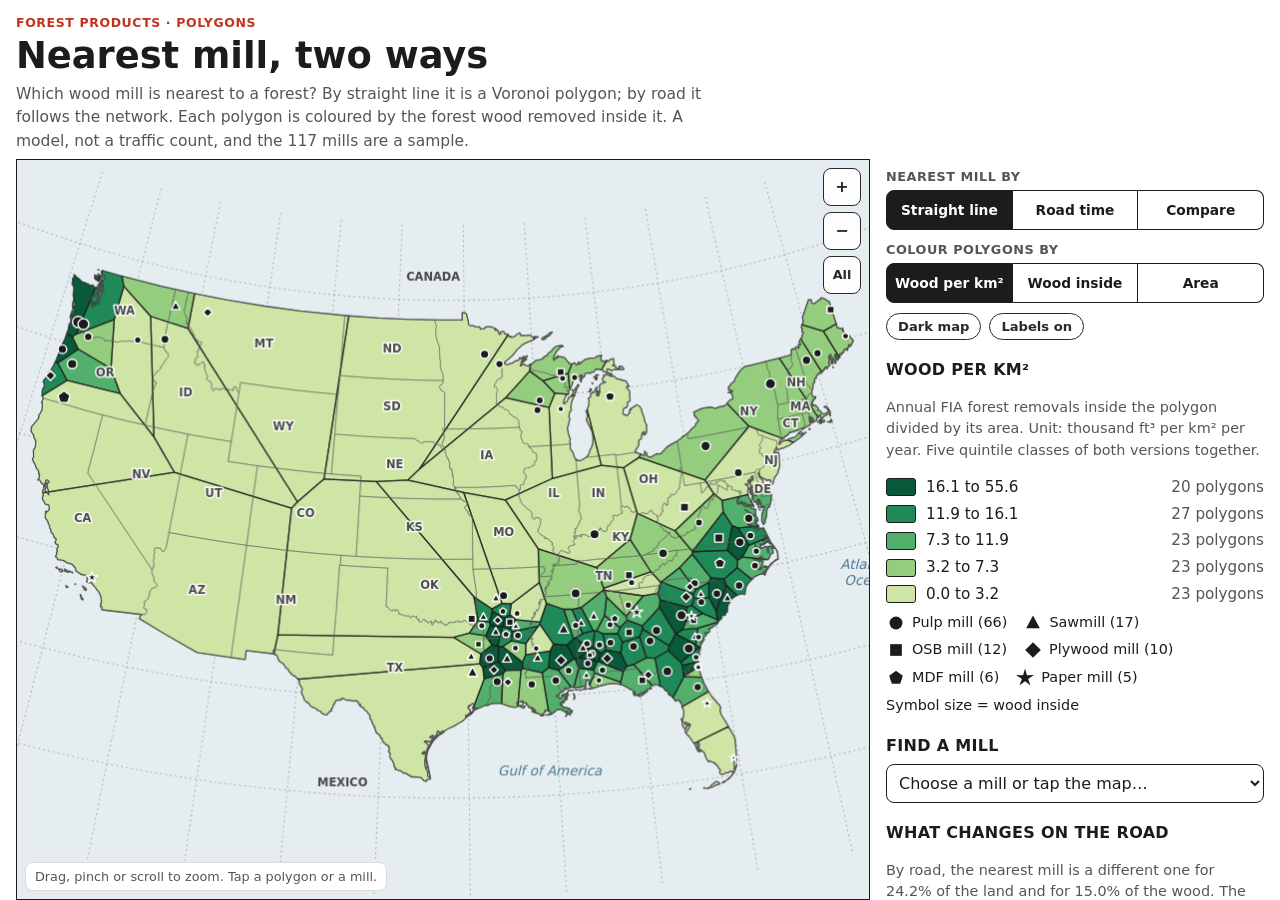
<file: voronoi-mill-catchments/index.html>
<!doctype html>
<html lang="en" data-theme="light">
<head>
<meta charset="utf-8">
<meta name="viewport" content="width=device-width, initial-scale=1, viewport-fit=cover">
<title>Nearest mill, two ways</title>
<meta name="description" content="Which wood mill is nearest? Voronoi catchments of 116 open U.S. wood-mill sites by straight-line distance and by road time, coloured by the forest removals inside each polygon.">
<style>
:root{--ink:#1c1c1c;--mut:#555;--rule:#dcdcdc;--bg:#fff;--acc:#c2331f;--card:#f6f6f4;--font:Candara,"Segoe UI",system-ui,-apple-system,sans-serif}
html[data-theme=dark]{color-scheme:dark;--ink:#ececec;--mut:#a8a8a8;--rule:#2e2e2e;--bg:#121212;--acc:#ff8a73;--card:#1b1b1b}
*{box-sizing:border-box}
body{margin:0;background:var(--bg);color:var(--ink);font:400 16px/1.5 var(--font);-webkit-text-size-adjust:100%}
a{color:inherit}
.app{display:grid;grid-template-columns:1fr;min-height:100svh}
header{padding:14px 16px 6px}
.kicker{color:var(--acc);font-weight:700;letter-spacing:.05em;text-transform:uppercase;font-size:.78rem;margin:0 0 2px}
h1{font-size:clamp(1.45rem,5vw,2.3rem);line-height:1.15;margin:0 0 6px}
.dek{color:var(--mut);margin:0;max-width:70ch;font-size:.97rem}
.mapcol{position:sticky;top:0;z-index:20;background:var(--bg);padding:6px 0 0}
#mapwrap{position:relative;height:var(--maph,46svh);min-height:260px;border-top:1px solid var(--ink);border-bottom:1px solid var(--ink);background:#e6edf0;touch-action:none;overflow:hidden}
#cv{position:absolute;inset:0;width:100%;height:100%;display:block;cursor:grab}
#cv:active{cursor:grabbing}
.zoom{position:absolute;right:8px;top:8px;display:flex;flex-direction:column;gap:6px;z-index:5}
.zoom button,.small{border:1px solid var(--ink);background:var(--bg);color:var(--ink);font:700 1rem var(--font);width:38px;height:38px;border-radius:8px;cursor:pointer;opacity:.94}
.small{width:auto;height:auto;padding:5px 11px;font-size:.82rem;border-radius:999px}
#hint{position:absolute;left:8px;bottom:8px;background:var(--bg);border:1px solid var(--rule);border-radius:8px;padding:4px 9px;font-size:.8rem;color:var(--mut);pointer-events:none}
.panel{padding:12px 16px 40px;max-width:760px}
.seg{display:flex;margin:4px 0 10px}
.seg button{flex:1;border:1px solid var(--ink);background:var(--bg);color:var(--ink);font:600 .86rem var(--font);padding:9px 6px;cursor:pointer;min-height:40px}
.seg button:first-child{border-radius:8px 0 0 8px}.seg button:last-child{border-radius:0 8px 8px 0}.seg button+button{border-left:0}
.seg button[aria-pressed=true]{background:var(--ink);color:var(--bg)}
h2{font-size:1rem;margin:18px 0 6px;letter-spacing:.02em;text-transform:uppercase}
.lbl{font-size:.8rem;color:var(--mut);margin:8px 0 0;font-weight:600;text-transform:uppercase;letter-spacing:.04em}
.legend{display:grid;grid-template-columns:auto 1fr auto;gap:4px 10px;align-items:center;font-size:.95rem}
.sw{width:30px;height:18px;border:1px solid var(--ink);border-radius:3px}
.cnt{color:var(--mut);font-variant-numeric:tabular-nums}
.keys{display:flex;flex-wrap:wrap;gap:6px 16px;font-size:.9rem;margin-top:6px}
.keys span{display:inline-flex;align-items:center;gap:6px}
.card{background:var(--card);border:1px solid var(--rule);border-radius:10px;padding:12px 14px;margin:10px 0}
.card h3{margin:0 0 2px;font-size:1.15rem}
.card .sub{color:var(--mut);font-size:.9rem;margin:0 0 8px}
table{border-collapse:collapse;width:100%;font-size:.93rem}
th,td{padding:4px 6px;text-align:right;border-bottom:1px solid var(--rule);font-variant-numeric:tabular-nums}
th:first-child,td:first-child{text-align:left}
th{color:var(--mut);font-weight:600;font-size:.8rem}
.list{list-style:none;margin:0;padding:0}
.list li button{display:flex;justify-content:space-between;gap:10px;width:100%;text-align:left;background:none;border:0;border-bottom:1px solid var(--rule);padding:8px 2px;font:inherit;color:inherit;cursor:pointer}
.list li button:hover{background:var(--card)}
.up{color:#1f8a57}.dn{color:var(--acc)}
select{font:inherit;padding:8px;border:1px solid var(--ink);border-radius:8px;background:var(--bg);color:var(--ink);width:100%}
.note{color:var(--mut);font-size:.9rem}
details{margin:8px 0}summary{cursor:pointer;font-weight:600}
.row{display:flex;gap:8px;align-items:center;flex-wrap:wrap}
footer{padding:0 16px 24px;color:var(--mut);font-size:.85rem}
@media(min-width:900px){
 .app{grid-template-columns:minmax(0,1fr) 410px;grid-template-rows:auto 1fr;height:100svh}
 header{grid-column:1 / 3}
 .mapcol{position:static;grid-row:2;padding:0 0 0 16px;display:flex}
 #mapwrap{height:auto;flex:1;border:1px solid var(--ink)}
 .panel{grid-row:2;grid-column:2;overflow:auto;padding:0 16px 24px}
 footer{display:none}
}
</style>
</head>
<body>
<div class="app">
<header>
 <p class="kicker">Forest products &middot; polygons</p>
 <h1>Nearest mill, two ways</h1>
 <p class="dek">Which wood mill is nearest to a forest? By straight line it is a Voronoi polygon; by road it follows the network. Each polygon is coloured by the forest wood removed inside it. A model, not a traffic count, and the 117 mills are a sample.</p>
</header>
<div class="mapcol"><div id="mapwrap"><canvas id="cv" role="img" aria-label="Map of the lower 48 states divided into polygons, one per wood mill, shaded by wood removed per square kilometre."></canvas>
 <div class="zoom"><button id="zin" aria-label="Zoom in">+</button><button id="zout" aria-label="Zoom out">&minus;</button><button id="zreset" aria-label="Show the whole map" style="font-size:.8rem">All</button></div>
 <div id="hint">Drag, pinch or scroll to zoom. Tap a polygon or a mill.</div></div></div>
<div class="panel">
 <div class="lbl">Nearest mill by</div>
 <div class="seg" id="modeSeg"><button data-v="S" aria-pressed="true">Straight line</button><button data-v="R" aria-pressed="false">Road time</button><button data-v="B" aria-pressed="false">Compare</button></div>
 <div class="lbl">Colour polygons by</div>
 <div class="seg" id="varSeg"><button data-v="dens" aria-pressed="true">Wood per km&sup2;</button><button data-v="sup" aria-pressed="false">Wood inside</button><button data-v="area" aria-pressed="false">Area</button></div>
 <div class="row"><button class="small" id="themeBtn">Dark map</button><button class="small" id="labelBtn" aria-pressed="true">Labels on</button></div>

 <h2 id="legTitle">Wood per km&sup2;</h2>
 <p class="note" id="legNote"></p>
 <div class="legend" id="legend"></div>
 <div class="keys" id="keys"></div>
 <p class="note" id="cmpNote" style="display:none">Compare: polygons are the road-time ones; dashed lines are the straight-line polygons.</p>

 <h2>Find a mill</h2>
 <select id="millSel" aria-label="Find a mill"><option value="">Choose a mill or tap the map&hellip;</option></select>
 <div id="card"></div>

 <h2>What changes on the road</h2>
 <p class="note" id="facts"></p>
 <div class="lbl">Gain the most wood by road</div><ul class="list" id="gain"></ul>
 <div class="lbl">Lose the most wood by road</div><ul class="list" id="lose"></ul>

 <h2>Read before using</h2>
 <p class="note">Road time uses the major-road network from the Forest to Mill map, with off-road legs at 40 km/h (a hex may also go straight across country when that is faster), and has no 120-minute limit here, so it can differ from the Forest to Mill allocation. Colour is the wood removed from forests inside the polygon, averaged over all of its land, so it is not the density at any one place. The mills are a sample of open mills, so large western polygons show missing mills as much as empty forest. Removals are FIA county totals shared evenly among forest hexes of 842 km&sup2; and include land clearing, so road-time edges are accurate to about one hex and are smoothed over about 20 km for display; two mills (Fernandina Beach containerboard and Woodland) sit just outside their own road-time polygon for that reason. Two Camas, Washington, mills share one point and one polygon.</p>
 <p class="note"><a href="poster.html">Print-size poster (PDF and PNG)</a> &middot; <a href="https://pratyush-dh.github.io/forestry-maps/forest-to-mill/">Forest to Mill road-traffic map</a> &middot; <a href="README.md">Method</a></p>
</div>
</div>
<footer>FIA annual removals by county; open wood mills (sample); Natural Earth states. Albers equal-area.</footer>
<script>
"use strict";
const D={"sites":[["Jesup","Rayonier Advanced Materials","GA","pulp",1329.6,-555.2,1,14717.0,386.4,26.25,13412.0,327.0,24.38,227.8,0.838,88.0,"GA-jesup"],["Fernandina Beach (Rayonier)","Rayonier Advanced Materials","FL","pulp",1381.7,-657.9,1,3982.0,107.7,27.05,6661.0,103.2,15.5,98.0,0.886,75.0,"FL-fernandina-beach-rayonier"],["Fernandina Beach (containerboard)","Smurfit Westrock","FL","pulp",1383.0,-659.9,1,2960.0,16.4,5.54,203.0,11.3,55.6,0.0,0.069,51.0,"FL-fernandina-beach-containerboard"],["Palatka","Georgia-Pacific","FL","pulp",1379.5,-770.9,1,20041.0,172.7,8.62,11982.0,95.6,7.97,75.3,0.573,80.0,"FL-palatka"],["Pensacola","International Paper","FL","pulp",826.7,-733.8,1,7163.0,40.4,5.64,11294.0,76.7,6.79,38.1,0.968,106.0,"FL-pensacola"],["Brunswick","GP Cellulose","GA","pulp",1370.5,-604.3,1,4770.0,64.4,13.51,5189.0,87.3,16.82,87.3,0.841,55.0,"GA-brunswick"],["Port Wentworth","Global Cellulose Fibers (ex-IP)","GA","pulp",1384.4,-491.4,1,5903.0,59.5,10.08,7937.0,98.9,12.46,94.7,0.962,81.0,"GA-port-wentworth"],["Augusta","Graphic Packaging","GA","pulp",1288.6,-369.1,1,17497.0,387.8,22.16,17262.0,318.0,18.42,253.9,0.83,99.0,"GA-augusta"],["Rome","International Paper","GA","pulp",991.5,-312.3,1,15394.0,94.9,6.16,10050.0,81.3,8.09,76.3,0.633,71.0,"GA-rome"],["Macon","Graphic Packaging","GA","pulp",1149.1,-454.2,1,20037.0,273.8,13.66,17950.0,292.7,16.3,310.2,0.803,90.0,"GA-macon"],["Flint River","Global Cellulose Fibers (ex-IP)","GA","pulp",1112.5,-513.0,1,15500.0,221.3,14.28,11475.0,151.2,13.18,54.9,0.72,87.0,"GA-flint-river"],["Valdosta","Smurfit Westrock","GA","pulp",1209.8,-682.7,1,26635.0,318.2,11.95,30488.0,361.8,11.87,214.3,0.825,110.0,"GA-valdosta"],["Pine Hill","International Paper","AL","pulp",788.4,-583.8,1,3038.0,70.3,23.13,3475.0,70.5,20.29,47.3,0.857,52.0,"AL-pine-hill"],["Riverdale","International Paper","AL","pulp",830.0,-535.1,1,6461.0,92.5,14.31,4762.0,83.1,17.45,73.7,0.644,62.0,"AL-riverdale"],["Prattville","International Paper","AL","pulp",891.7,-522.4,1,8973.0,125.0,13.94,12462.0,185.1,14.85,196.2,0.898,81.0,"AL-prattville"],["Brewton","Georgia-Pacific","AL","pulp",847.1,-676.0,1,10226.0,95.3,9.32,7188.0,78.0,10.86,42.8,0.636,76.0,"AL-brewton"],["Demopolis","Smurfit Westrock","AL","pulp",760.1,-527.9,1,6233.0,91.8,14.73,14000.0,201.6,14.4,176.9,0.983,85.0,"AL-demopolis"],["Mahrt","Smurfit Westrock","AL","pulp",1020.9,-543.2,1,15901.0,220.0,13.84,14300.0,183.0,12.8,90.3,0.859,88.0,"AL-mahrt"],["Jackson","Packaging Corp. of America","AL","pulp",764.8,-638.5,1,6021.0,97.1,16.13,6162.0,97.1,15.76,112.6,0.872,58.0,"AL-jackson"],["Coosa Pines","Domtar","AL","pulp",889.0,-422.5,1,7962.0,71.5,8.98,9238.0,102.1,11.05,108.4,0.831,79.0,"AL-coosa-pines"],["Vicksburg","International Paper","MS","pulp",475.8,-554.5,1,15931.0,42.9,2.69,16100.0,91.9,5.71,65.2,0.809,112.0,"MS-vicksburg"],["Columbus","International Paper","MS","pulp",696.7,-425.4,1,8159.0,85.2,10.44,22150.0,192.8,8.7,155.0,0.946,120.0,"MS-columbus"],["Leaf River","Global Cellulose Fibers (ex-IP)","MS","pulp",657.9,-678.4,1,10019.0,116.0,11.58,10612.0,142.1,13.39,179.8,0.905,71.0,"MS-leaf-river"],["Bogalusa","International Paper","LA","pulp",585.6,-733.7,1,25649.0,206.2,8.04,21304.0,180.9,8.49,25.0,0.815,98.0,"LA-bogalusa"],["Mansfield","International Paper","LA","pulp",215.7,-610.5,1,9398.0,158.7,16.89,10188.0,165.6,16.25,193.4,0.916,64.0,"LA-mansfield"],["Port Hudson","Georgia-Pacific","LA","pulp",451.2,-755.9,1,30906.0,168.6,5.46,38609.0,180.6,4.68,119.0,0.976,96.0,"LA-port-hudson"],["DeRidder","Packaging Corp. of America","LA","pulp",258.0,-741.1,1,20569.0,237.5,11.55,24768.0,230.1,9.29,212.2,0.947,72.0,"LA-deridder"],["West Monroe","Graphic Packaging","LA","pulp",359.9,-553.3,1,8864.0,56.0,6.32,13038.0,105.8,8.12,107.6,0.996,72.0,"LA-west-monroe"],["Pine Bluff","International Paper","AR","pulp",369.3,-359.0,1,28687.0,54.8,1.91,36925.0,61.7,1.67,38.1,0.897,113.0,"AR-pine-bluff"],["Ashdown","Domtar","AR","pulp",171.8,-427.9,1,6558.0,72.9,11.12,13725.0,93.1,6.78,83.9,0.924,63.0,"AR-ashdown"],["Morrilton","Green Bay Packaging","AR","pulp",293.8,-258.7,1,146933.0,237.7,1.62,60900.0,155.9,2.56,44.1,0.357,238.0,"AR-morrilton"],["Kingsport","Domtar","TN","pulp",1186.1,-22.6,1,74311.0,307.5,4.14,63112.0,246.1,3.9,60.8,0.774,162.0,"TN-kingsport"],["Counce","Packaging Corp. of America","TN","pulp",696.9,-246.6,1,86067.0,348.5,4.05,52300.0,284.9,5.45,61.5,0.595,137.0,"TN-counce"],["Calhoun","Domtar","TN","pulp",1009.7,-187.1,1,24357.0,74.0,3.04,25550.0,76.3,2.99,45.7,0.734,115.0,"TN-calhoun"],["Hawesville","Domtar","KY","pulp",802.4,84.0,1,279556.0,350.7,1.25,302788.0,404.5,1.34,48.9,0.907,239.0,"KY-hawesville"],["Plymouth","Domtar","NC","pulp",1707.3,-10.6,1,11934.0,87.2,7.3,11791.0,75.3,6.38,61.3,0.92,66.0,"NC-plymouth"],["Roanoke Rapids","Smurfit Westrock","NC","pulp",1615.5,39.7,1,13910.0,274.7,19.75,19800.0,361.6,18.26,220.9,0.925,106.0,"NC-roanoke-rapids"],["Riegelwood","International Paper","NC","pulp",1610.9,-202.3,1,13685.0,202.4,14.79,13449.0,212.8,15.83,160.6,0.916,83.0,"NC-riegelwood"],["New Bern","Global Cellulose Fibers (ex-IP)","NC","pulp",1699.9,-91.1,1,13299.0,123.0,9.25,14498.0,134.9,9.3,122.9,0.982,72.0,"NC-new-bern"],["Florence","Smurfit Westrock","SC","pulp",1486.7,-248.7,1,11831.0,210.2,17.77,11288.0,200.8,17.79,159.7,0.817,75.0,"SC-florence"],["Eastover","International Paper","SC","pulp",1399.9,-295.1,1,10106.0,123.6,12.23,11995.0,126.6,10.56,94.3,0.912,80.0,"SC-eastover"],["Catawba","New-Indy Containerboard","SC","pulp",1362.6,-189.9,1,17600.0,170.5,9.69,22638.0,194.6,8.6,90.1,0.858,129.0,"SC-catawba"],["Covington","Smurfit Westrock","VA","pulp",1386.6,149.6,1,38398.0,124.9,3.25,47038.0,202.3,4.3,61.5,0.895,134.0,"VA-covington"],["Franklin","Global Cellulose Fibers (ex-IP)","VA","pulp",1674.0,76.5,1,10442.0,133.8,12.82,9268.0,131.6,14.2,128.5,0.839,56.0,"VA-franklin"],["West Point","Smurfit Westrock","VA","pulp",1665.0,173.2,1,35397.0,263.3,7.44,23235.0,197.6,8.51,74.1,0.656,119.0,"VA-west-point"],["Rumford","ND Paper","ME","pulp",1987.9,1057.6,1,40667.0,261.6,6.43,33093.0,212.3,6.42,95.9,0.729,129.0,"ME-rumford"],["Somerset","Sappi","ME","pulp",2049.8,1096.9,1,28627.0,169.6,5.92,48148.0,263.6,5.48,98.1,0.933,161.0,"ME-somerset"],["Woodland","Woodland Pulp","ME","pulp",2206.7,1192.3,1,14935.0,62.6,4.19,11656.0,36.9,3.16,24.6,0.78,105.0,"ME-woodland"],["Ticonderoga","International Paper","NY","pulp",1786.3,926.1,1,144272.0,491.9,3.41,115326.0,398.6,3.46,17.0,0.798,249.0,"NY-ticonderoga"],["Johnsonburg","Domtar","PA","pulp",1423.6,577.8,1,116466.0,387.9,3.33,129420.0,412.1,3.18,110.8,0.939,175.0,"PA-johnsonburg"],["Spring Grove","Pixelle","PA","pulp",1606.8,428.3,1,109537.0,230.1,2.1,127341.0,281.8,2.21,56.5,0.979,200.0,"PA-spring-grove"],["Escanaba","Billerud","MI","pulp",691.1,961.4,1,16947.0,75.2,4.44,15853.0,70.9,4.47,40.3,0.902,114.0,"MI-escanaba"],["Quinnesec","Billerud","MI","pulp",623.8,955.4,1,11091.0,70.3,6.34,8933.0,55.8,6.25,45.1,0.769,87.0,"MI-quinnesec"],["Nekoosa","Domtar","WI","pulp",483.6,778.6,1,282402.0,138.3,0.49,150362.0,123.1,0.82,30.9,0.481,195.0,"WI-nekoosa"],["Kaukauna","Ahlstrom","WI","pulp",613.6,784.8,1,64975.0,33.3,0.51,65073.0,33.9,0.52,25.0,0.775,97.0,"WI-kaukauna"],["Mosinee","Ahlstrom","WI","pulp",495.9,833.0,1,30301.0,140.9,4.65,36850.0,165.7,4.5,60.3,0.974,139.0,"WI-mosinee"],["Cloquet","Sappi","MN","pulp",270.8,1036.1,1,107399.0,163.2,1.52,598385.0,218.4,0.37,42.5,0.972,267.0,"MN-cloquet"],["Grand Rapids","UPM Blandin","MN","pulp",187.5,1091.0,1,638896.0,248.6,0.39,283111.0,206.0,0.73,69.1,0.424,180.0,"MN-grand-rapids"],["Longview (NORPAC)","NORPAC","WA","pulp",-2056.5,1259.7,1,44869.0,553.6,12.34,66544.0,857.7,12.89,238.8,0.928,197.0,"WA-longview-norpac"],["Wallula","Packaging Corp. of America","WA","pulp",-1752.4,1171.1,1,130839.0,87.8,0.67,392338.0,99.6,0.25,13.9,0.948,243.0,"WA-wallula"],["Toledo","Georgia-Pacific","OR","pulp",-2174.0,1119.4,1,9661.0,259.5,26.85,7150.0,195.7,27.37,151.6,0.709,83.0,"OR-toledo"],["Wauna","Georgia-Pacific","OR","pulp",-2085.2,1271.6,1,25362.0,646.7,25.5,7259.0,348.5,48.02,210.7,0.277,77.0,"OR-wauna"],["Springfield","International Paper","OR","pulp",-2119.1,1036.8,1,45929.0,373.7,8.14,62511.0,456.4,7.3,312.6,0.988,105.0,"OR-springfield"],["Lewiston","Clearwater Paper","ID","pulp",-1600.3,1175.2,1,421679.0,219.9,0.52,81750.0,189.5,2.32,43.1,0.189,190.0,"ID-lewiston"],["Camas","Georgia-Pacific","WA","pulp",-2029.2,1189.4,2,36541.0,181.1,4.96,29962.0,194.5,6.49,169.5,0.753,102.0,"WA-camas"],["Henderson sawmill","West Fraser","TX","sawmill",112.4,-599.0,1,216475.0,142.8,0.66,396006.0,210.0,0.53,115.2,0.986,221.0,"TX-henderson-sawmill"],["Angelina sawmill","West Fraser","TX","sawmill",120.2,-689.4,1,320126.0,407.5,1.27,221955.0,370.3,1.67,174.2,0.691,163.0,"TX-angelina-sawmill"],["Fulton sawmill","Canfor","AL","sawmill",737.8,-552.3,1,8030.0,176.8,22.02,2825.0,67.4,23.87,0.0,0.338,64.0,"AL-fulton-sawmill"],["Jasper sawmill","Tolko","AL","sawmill",798.4,-375.1,1,18115.0,153.8,8.49,13700.0,120.9,8.83,32.2,0.71,87.0,"AL-jasper-sawmill"],["Ackerman sawmill","Tolko","MS","sawmill",629.9,-447.3,1,28338.0,397.8,14.04,17250.0,327.4,18.98,84.5,0.597,106.0,"MS-ackerman-sawmill"],["Dodson sawmill","Weyerhaeuser","LA","sawmill",313.4,-612.1,1,11911.0,240.2,20.17,11775.0,212.9,18.08,180.7,0.816,70.0,"LA-dodson-sawmill"],["Meldrim sawmill","Interfor","GA","sawmill",1365.1,-488.8,1,6403.0,96.7,15.1,7738.0,173.1,22.38,111.9,0.841,97.0,"GA-meldrim-sawmill"],["Taylorsville Plywood","Georgia-Pacific","MS","plywood",615.0,-621.0,1,14696.0,291.2,19.82,13025.0,244.3,18.76,184.1,0.762,82.0,"MS-taylorsville-plywood"],["Prosperity Plywood","Georgia-Pacific","SC","plywood",1314.9,-266.6,1,17274.0,233.8,13.53,23425.0,265.7,11.34,139.4,0.831,114.0,"SC-prosperity-plywood"],["Gurdon Plywood","Georgia-Pacific","AR","plywood",261.0,-397.7,1,4845.0,86.3,17.81,3250.0,52.3,16.1,38.3,0.586,42.0,"AR-gurdon-plywood"],["Coquille Plywood","Roseburg Forest Products","OR","plywood",-2240.6,971.7,1,12645.0,203.0,16.06,12387.0,199.0,16.07,126.2,0.906,102.0,"OR-coquille-plywood"],["Oakdale Plywood","Boise Cascade","LA","plywood",318.1,-743.7,1,18932.0,111.9,5.91,11050.0,102.3,9.26,47.2,0.554,81.0,"LA-oakdale-plywood"],["Florien Plywood","Boise Cascade","LA","plywood",240.0,-674.7,1,7600.0,126.5,16.65,5625.0,113.9,20.25,75.9,0.717,58.0,"LA-florien-plywood"],["Chester Plywood","Boise Cascade","SC","plywood",1335.6,-210.1,1,12373.0,97.8,7.91,7175.0,108.0,15.05,93.6,0.382,57.0,"SC-chester-plywood"],["Havana Plywood (Coastal)","Boise Cascade","FL","plywood",1103.7,-703.1,1,13087.0,149.9,11.46,19251.0,197.7,10.27,129.4,0.976,106.0,"FL-havana-plywood-coastal"],["Chapman Plywood (Coastal)","Boise Cascade","AL","plywood",874.0,-610.6,1,11879.0,249.3,20.99,10500.0,205.8,19.6,167.6,0.834,67.0,"AL-chapman-plywood-coastal"],["Kalispell Plywood","Weyerhaeuser","MT","plywood",-1361.0,1326.1,1,595250.0,160.6,0.27,648362.0,171.1,0.26,32.6,0.889,253.0,"MT-kalispell-plywood"],["Sagola OSB","Louisiana-Pacific","MI","osb",613.0,991.3,1,25325.0,177.7,7.02,21525.0,148.0,6.88,28.1,0.838,149.0,"MI-sagola-osb"],["Thomasville OSB","Louisiana-Pacific","AL","osb",776.0,-592.7,1,2120.0,35.3,16.66,1788.0,50.9,28.46,50.9,0.553,41.0,"AL-thomasville-osb"],["Easton OSB","Huber Engineered Woods","ME","osb",2123.0,1340.9,1,24733.0,180.0,7.28,26436.0,191.0,7.23,72.3,0.953,154.0,"ME-easton-osb"],["Crystal Hill OSB","Huber Engineered Woods","VA","osb",1497.8,63.2,1,25717.0,313.0,12.17,20500.0,221.4,10.8,97.2,0.759,109.0,"VA-crystal-hill-osb"],["Spring City OSB","Huber Engineered Woods","TN","osb",994.7,-144.8,1,43359.0,188.0,4.34,44962.0,213.8,4.76,69.0,0.884,148.0,"TN-spring-city-osb"],["Broken Bow OSB","Huber Engineered Woods","OK","osb",115.2,-388.5,1,724345.0,204.1,0.28,438512.0,181.0,0.41,66.9,0.6,221.0,"OK-broken-bow-osb"],["Allendale OSB","West Fraser","SC","osb",1356.7,-398.4,1,9973.0,112.5,11.28,8375.0,127.0,15.16,121.1,0.614,61.0,"SC-allendale-osb"],["Huguley OSB","West Fraser","AL","osb",996.0,-465.0,1,11270.0,163.4,14.5,10938.0,163.4,14.94,114.7,0.925,74.0,"AL-huguley-osb"],["Jefferson OSB","West Fraser","TX","osb",153.4,-531.3,1,13268.0,74.3,5.6,8025.0,49.3,6.14,33.3,0.603,54.0,"TX-jefferson-osb"],["Fordyce OSB","Georgia-Pacific","AR","osb",329.2,-407.7,1,3469.0,130.4,37.58,3938.0,130.4,33.11,148.7,0.917,41.0,"AR-fordyce-osb"],["Hosford OSB","Georgia-Pacific","FL","osb",1069.8,-733.0,1,17791.0,166.9,9.38,14903.0,140.9,9.46,16.6,0.836,124.0,"FL-hosford-osb"],["Sutton OSB","Weyerhaeuser","WV","osb",1305.7,235.2,1,123358.0,313.0,2.54,109538.0,300.2,2.74,62.3,0.805,184.0,"WV-sutton-osb"],["Grayling Particleboard","Arauco","MI","mdf",888.9,855.0,1,119253.0,294.8,2.47,137254.0,317.1,2.31,134.5,1.0,150.0,"MI-grayling-particleboard"],["Moncure MDF","Arauco","NC","mdf",1503.5,-78.4,1,28061.0,345.2,12.3,30012.0,344.6,11.48,247.7,0.925,95.0,"NC-moncure-mdf"],["Eastaboga Particleboard","Kronospan","AL","mdf",916.0,-388.2,1,10713.0,106.1,9.9,15350.0,125.9,8.2,135.3,0.974,79.0,"AL-eastaboga-particleboard"],["Medford MDF","Roseburg Forest Products","OR","mdf",-2165.1,849.9,1,335737.0,693.3,2.07,324993.0,671.4,2.07,113.7,0.929,281.0,"OR-medford-mdf"],["Malvern MDF","Arauco","AR","mdf",290.5,-347.5,1,5900.0,78.2,13.26,6012.0,92.3,15.35,109.5,0.86,46.0,"AR-malvern-mdf"],["El Dorado MDF","Roseburg Forest Products","AR","mdf",307.7,-475.8,1,6063.0,89.8,14.81,4775.0,87.4,18.3,57.9,0.722,46.0,"AR-el-dorado-mdf"],["Axis Sawmill","Canfor","AL","sawmill",757.1,-704.1,1,8511.0,67.7,7.96,9323.0,71.4,7.66,76.0,0.945,76.0,"AL-axis-sawmill"],["Waldo Sawmill","PotlatchDeltic","AR","sawmill",250.0,-461.9,1,7246.0,151.2,20.87,7888.0,145.7,18.47,156.9,0.912,62.0,"AR-waldo-sawmill"],["Warren Sawmill","PotlatchDeltic","AR","sawmill",362.2,-428.9,1,6872.0,59.4,8.65,5012.0,59.3,11.84,59.3,0.645,38.0,"AR-warren-sawmill"],["Ola Sawmill","PotlatchDeltic","AR","sawmill",250.9,-273.5,1,196720.0,129.9,0.66,460412.0,217.7,0.47,58.4,0.931,291.0,"AR-ola-sawmill"],["Hermanville Sawmill","Canfor","MS","sawmill",484.3,-607.8,1,14030.0,187.1,13.34,10850.0,158.5,14.61,0.9,0.76,90.0,"MS-hermanville-sawmill"],["Camden Sawmill","Canfor","SC","sawmill",1397.2,-250.2,1,5336.0,71.5,13.4,6400.0,95.6,14.93,96.1,0.895,60.0,"SC-camden-sawmill"],["Conway Sawmill","Canfor","SC","sawmill",1545.8,-272.4,1,9604.0,158.9,16.54,8039.0,139.3,17.33,161.6,0.823,73.0,"SC-conway-sawmill"],["Laclede Sawmill","Idaho Forest Group","ID","sawmill",-1540.4,1360.1,1,62021.0,223.2,3.6,53571.0,205.8,3.84,57.9,0.81,177.0,"ID-laclede-sawmill"],["Dierks Sawmill","Weyerhaeuser","AR","sawmill",180.9,-377.3,1,8566.0,116.6,13.61,9112.0,131.8,14.46,127.4,0.888,62.0,"AR-dierks-sawmill"],["Millport Sawmill","Weyerhaeuser","AL","sawmill",727.9,-411.6,1,8268.0,105.2,12.72,5975.0,95.1,15.92,28.4,0.713,74.0,"AL-millport-sawmill"],["Barnwell","Cascades Inc.","SC","paper",1344.7,-373.2,1,4392.0,52.4,11.93,1975.0,21.2,10.75,18.4,0.44,29.0,"SC-barnwell"],["Crossett","Georgia-Pacific","AR","pulp",373.7,-482.2,1,8112.0,111.9,13.79,13700.0,103.3,7.54,96.4,0.885,58.0,"AR-crossett"],["Los Angeles Paper Box & Board Mill","Los Angeles Paper Box & Board Mills Inc.","CA","paper",-2008.3,-157.6,1,1019202.0,117.0,0.11,1061950.0,129.8,0.12,0.0,0.982,787.0,"CA-los-angeles-paper-box-board-mill"],["Atlas Paper Mills","Atlas Paper Mills Ltd. (Atlas Paper Mills LLC)","FL","paper",1580.8,-1167.0,1,37389.0,8.8,0.24,36499.0,10.1,0.28,0.5,0.963,207.0,"FL-atlas-paper-mills"],["Roses SouthEast Papers","Roses SouthEast Papers Inc.","FL","paper",1431.9,-861.7,1,45309.0,54.4,1.2,49156.0,65.9,1.34,38.3,0.989,118.0,"FL-roses-southeast-papers"],["Caraustar Austell","Caraustar Industries Inc. (Greif since 2019)","GA","paper",1038.5,-351.9,1,19984.0,158.7,7.94,26662.0,174.4,6.54,129.4,0.984,93.0,"GA-caraustar-austell"]],"cS":[[[12201,-5392,12568,-4737,13689,-5335,13869,-5490,12854,-6337,12146,-5672]],[[13826,-6297,13800,-6480,13844,-6576,13014,-7094,12926,-6485]],[[13019,-7130,13014,-7094,13844,-6576,13859,-6771,13897,-6790,14011,-7160]],[[13019,-7130,14011,-7160,14151,-7503,14405,-7963,12921,-8817,12900,-8771,12933,-8705,12845,-8611,12852,-8580,12817,-8532,12782,-8534,12785,-8455,12594,-8447,12545,-8506,12501,-8416,12506,-8372,12411,-8346,12403,-8315]],[[8030,-6929,9483,-7442,9483,-7564,9166,-7509,8840,-7529,8330,-7653,7856,-7801,7665,-7821,7723,-7777,7766,-7798,7884,-7762,7891,-7729,7739,-7611]],[[12926,-6485,12854,-6337,13869,-5490,13957,-5501,13945,-5554,13856,-5593,13859,-5614,13914,-5595,13938,-5615,13880,-5751,13874,-5840,13899,-5849,13884,-5975,13844,-6002,13826,-6062,13796,-6070,13793,-6206,13735,-6256,13782,-6272,13816,-6243,13826,-6297]],[[13689,-5335,13813,-4417,14927,-4084,14922,-4131,14831,-4236,14722,-4271,14675,-4337,14652,-4323,14548,-4428,14518,-4413,14473,-4447,14462,-4420,14419,-4428,14412,-4470,14475,-4541,14463,-4615,14307,-4720,14294,-4682,14225,-4655,14192,-4681,14190,-4712,14288,-4768,14248,-4838,14144,-4912,14098,-4984,14159,-5006,14152,-5070,14110,-5105,14075,-5096,14062,-5145,14096,-5147,14052,-5212,13979,-5201,13977,-5256,14015,-5261,13994,-5321,13946,-5382,13879,-5395,13950,-5411,13957,-5501,13869,-5490]],[[11660,-3250,11689,-2838,13202,-3226,13144,-4029,12942,-4498,12567,-4737]],[[8576,-2289,10752,-2605,9788,-3751,8700,-2671]],[[11660,-3250,12567,-4737,12201,-5392,10716,-4468,10703,-4284]],[[10716,-4468,12201,-5392,12146,-5672,11408,-6096,10928,-6074,10540,-4896]],[[11408,-6096,12146,-5672,12854,-6337,12926,-6485,13019,-7130,12403,-8315,12321,-8198,12268,-8199,12245,-8160,12157,-8125,12120,-7959,11992,-7916,11876,-7749,11709,-7663]],[[7936,-5460,8359,-5822,8218,-6273,8187,-6293,8087,-6250,7652,-5646,7690,-5585]],[[7936,-5460,8027,-4574,8142,-4551,8494,-4735,8680,-5635,8359,-5822]],[[9487,-5796,8680,-5635,8494,-4735,9315,-4713,9583,-5201]],[[7976,-6757,8187,-6293,8218,-6273,9633,-6856,9483,-7442,8030,-6929]],[[8027,-4574,7936,-5460,7690,-5585,6993,-4946,7359,-4720,7954,-4555]],[[9487,-5796,9583,-5201,10540,-4896,10928,-6074,10217,-6442,9829,-6542]],[[6945,-6132,7234,-6042,8087,-6250,8187,-6293,7976,-6757,7141,-6658]],[[8142,-4551,8584,-3707,9446,-4385,9315,-4713,8494,-4735]],[[4181,-5277,4875,-4298,4972,-4210,5730,-5299,5542,-5693,4174,-5911]],[[6303,-3359,6758,-3360,7359,-4720,6993,-4946,6840,-4996]],[[6895,-6100,6945,-6132,7141,-6658,6863,-7730,6796,-7703,6716,-7713,5997,-6772]],[[5476,-9212,5487,-9198,5536,-9257,5509,-9272],[5095,-6912,5448,-6628,5997,-6772,6716,-7713,6423,-7831,6433,-7778,6396,-7752,6350,-7781,6382,-7795,6388,-7833,6306,-7894,6284,-7972,6252,-7965,6125,-8015,6070,-8073,6065,-8109,6025,-8127,6038,-8164,5940,-8154,5905,-8200,5927,-8263,5989,-8269,6033,-8242,6023,-8299,6105,-8344,6168,-8302,6171,-8192,6250,-8135,6258,-8093,6322,-8121,6366,-8112,6312,-8168,6314,-8201,6367,-8214,6381,-8271,6432,-8254,6464,-8173,6521,-8193,6511,-8246,6466,-8250,6428,-8295,6503,-8287,6495,-8316,6390,-8344,6439,-8404,6475,-8380,6455,-8438,6373,-8409,6335,-8464,6338,-8559,6308,-8565,6281,-8485,6243,-8487,6241,-8550,6289,-8602,6242,-8574,6115,-8588,6179,-8621,6181,-8652,6099,-8610,6144,-8662,6103,-8678,6149,-8742,6219,-8748,6217,-8769,6260,-8789,6286,-8864,6316,-8833,6469,-8877,6477,-8848,6553,-8929,6588,-8885,6679,-8984,6683,-9041,6705,-9051,6765,-9020,6792,-9057,6710,-9078,6705,-9110,6761,-9109,6737,-9160,6697,-9140,6662,-9234,6672,-9276,6596,-9247,6586,-9195,6557,-9182,6408,-9363,6472,-9221,6502,-9199,6521,-9075,6485,-9055,6475,-9115,6421,-9146,6324,-9052,6203,-9019,6165,-8978,5968,-8960,5928,-8976,5616,-9242,5591,-9234,5603,-9194,5560,-9181,5550,-9143,5571,-9138,5524,-9046,5453,-9025,5451,-9061],[6882,-8167,6838,-8080,6874,-8121],[6906,-8308,6880,-8407,6866,-8405,6893,-8232],[6810,-7891,6740,-7922,6721,-7906,6822,-7862],[6653,-7875,6639,-7917,6545,-7906,6555,-7893],[6495,-8119,6402,-8126,6394,-8105,6533,-7981,6501,-8057,6557,-8112,6508,-8163],[6191,-8734,6161,-8706,6219,-8692]],[[1662,-5853,2296,-5354,2611,-5427,2656,-5458,2643,-6288,1776,-6616,1601,-6404]],[[3736,-8699,3761,-8748,3830,-8725,3848,-8742,3803,-8757,3825,-8775,3728,-8784],[3740,-8658,3761,-8659,3738,-8683],[3915,-6752,4003,-6668,5095,-6912,5451,-9061,5432,-9087,5435,-9015,5397,-8963,5355,-9027,5306,-9016,5283,-9039,5257,-9011,5237,-9038,5275,-9096,5233,-9094,5199,-9174,5171,-9168,5157,-9224,5128,-9214,5064,-9249,5047,-9323,4990,-9310,5007,-9289,4892,-9177,4763,-9176,4727,-9146,4582,-9118,4524,-9064,4565,-9049,4586,-8992,4659,-9050,4682,-9027,4682,-9092,4735,-9106,4716,-9007,4633,-8950,4631,-8910,4592,-8906,4519,-8961,4524,-8921,4489,-8930,4528,-8864,4491,-8827,4393,-8880,4355,-8805,4320,-8815,4294,-8703,4204,-8706,4223,-8592,4112,-8582,3999,-8633,3973,-8580,3999,-8539,4027,-8541,4018,-8497,3962,-8492,3915,-8515,3883,-8497,3877,-8536,3745,-8603],[5480,-9242,5465,-9225,5476,-9212],[5360,-9287,5288,-9252,5426,-9275],[5105,-9304,5192,-9281,5199,-9297,5110,-9321],[4095,-8833,4093,-8871,4046,-8891,3836,-8790,3883,-8742,3924,-8745,3934,-8720,4010,-8722,4146,-8796]],[[1135,-9163,1151,-9119,1231,-9130,1112,-9224],[1854,-7251,2899,-6968,2829,-8635,2723,-8610,2436,-8620,2177,-8663,2089,-8729,1929,-8730,1361,-8977,1264,-9036,1230,-9088,1178,-9082,1284,-8968,1360,-8950,1388,-8906,1457,-8912,1404,-8860,1230,-8911]],[[3375,-5120,4181,-5277,4174,-5911,3994,-6322,2888,-5448]],[[3280,-3659,3370,-3048,4934,-1870,5334,-3036,4982,-4075,3615,-3935]],[[1014,-4687,1506,-3980,2153,-4096,2201,-4238,1934,-4851]],[[702,3182,3036,2755,4877,23,4934,-1870,3370,-3048,2851,-3028]],[[11170,-1254,10013,559,10416,2011,12520,1035,13513,-136,13488,-277,12771,-1034,11731,-1855]],[[5334,-3036,4934,-1870,4877,23,8137,-1018,8550,-2260,7283,-3261,6758,-3360,6303,-3359]],[[8536,-2185,11170,-1254,11731,-1855,11572,-2462,10752,-2605,8576,-2289]],[[3036,2755,5668,3963,8405,4701,9650,4561,10416,2011,10013,559,8137,-1018,4877,23]],[[17672,621,17852,302,17779,349,17775,385,17705,468,17665,471,17688,411,17739,383,17638,386,17514,476,17465,477,17607,344,17512,287,17432,340,17503,267,17484,249,17336,267,17254,302,17340,248,17411,240,17319,195,17291,128,17191,86,17160,110,17095,109,17034,215,17022,273,17045,354,17026,363,16997,283,17006,209,17099,60,17091,17,17123,-10,17246,26,17353,94,17391,54,17430,68,17542,145,17642,165,17694,136,17675,12,17734,-191,17762,-180,17740,77,17775,124,17750,151,17790,179,17872,176,17941,98,17977,42,18020,-175,17990,-234,17888,-264,17877,-306,17848,-321,17819,-450,17781,-473,17781,-519,17729,-572,17343,-537,17295,-462,17392,-439,17399,-393,17276,-433,17254,-470,17301,-533,16293,-441,16664,237],[17751,652,17885,403,18154,40,18123,47,17977,238,17934,240,17870,398,17759,549,17736,646],[18143,-610,18275,-525,18258,-207,18171,23,18263,-155,18293,-565],[18063,99,18075,55,18027,54,18024,97,17950,166,18010,160]],[[15453,-58,15727,1315,16064,1190,16664,237,16293,-441,16032,-608]],[[15399,-2017,15268,-1667,16005,-1028,16832,-1690,16679,-1836,16546,-2026,16490,-2163,16436,-2527,16393,-2529,16377,-2498,16229,-2497,15998,-2572]],[[16293,-441,17301,-533,17329,-595,17206,-574,17164,-593,16909,-534,16911,-562,16977,-609,17044,-600,17263,-656,17414,-652,17456,-713,17405,-912,17228,-1100,17048,-1026,17064,-1087,17273,-1141,17372,-1042,17493,-985,17493,-924,17531,-930,17585,-1014,17643,-1007,17600,-942,17669,-956,17692,-1035,17653,-1117,17598,-1141,17605,-1173,17574,-1199,17537,-1360,17479,-1352,17467,-1276,17431,-1264,17451,-1341,17401,-1358,17547,-1391,17596,-1260,17853,-840,17883,-855,17638,-1220,17549,-1464,17523,-1404,17401,-1375,17277,-1400,17006,-1524,16832,-1690,16005,-1028,16032,-608],[17729,-572,17550,-595,17464,-595,17444,-575,17415,-595,17343,-537],[18181,-614,18074,-684,17902,-840,17916,-778,18143,-610]],[[14409,-1850,14531,-1594,15268,-1667,15399,-2017,14824,-3450,14423,-2700]],[[13594,-2750,14423,-2700,14824,-3450,14900,-3936,14074,-3590,13458,-3154]],[[12771,-1034,13488,-277,14531,-1594,14409,-1850,13688,-2264]],[[12520,1035,14704,3097,15163,2735,15218,2088,13507,-114]],[[16064,1190,16873,1265,16888,1207,16960,1203,17053,1142,17069,1081,17152,1102,17174,1134,17184,1103,17214,1099,17188,1178,17239,1195,17400,1165,17447,1201,17484,1198,17751,652,17690,690,17668,733,17587,728,17576,765,17540,738,17571,684,17630,650,17662,666,17672,621,16664,237],[17205,1296,17200,1229,17184,1240,17099,1171,17054,1229,16946,1272]],[[15163,2735,16616,3067,16663,2880,16816,2708,16797,2660,16753,2658,16789,2624,16812,2650,16839,2642,16827,2593,16922,2475,16911,2451,16945,2363,16844,2422,16816,2479,16793,2465,16799,2410,16770,2442,16746,2434,16676,2511,16495,2499,16445,2616,16419,2623,16412,2592,16454,2511,16379,2538,16263,2691,16121,2564,16079,2582,16036,2687,16054,2771,16144,2875,16126,2881,16070,2849,16027,2861,16036,2812,16001,2642,16021,2572,16078,2525,16222,2594,16251,2638,16284,2615,16280,2541,16350,2492,16360,2446,16478,2412,16554,2426,16581,2404,16595,2427,16670,2434,16783,2317,17052,2216,17050,2151,17009,2119,17042,1992,17018,1942,17062,1928,17010,1888,16902,1928,16874,1896,16784,2022,16649,2072,16463,2220,16462,2190,16565,2124,16648,2028,16759,1989,16852,1862,16945,1877,16973,1848,17073,1845,17036,1808,17040,1773,17082,1774,17090,1797,17122,1763,17160,1663,17153,1573,17012,1650,16992,1604,17097,1520,16979,1467,17005,1434,17071,1459,17080,1386,17120,1406,17180,1368,17205,1296,16946,1272,16901,1301,16904,1349,16850,1408,16764,1357,16724,1394,16650,1412,16592,1366,16632,1342,16726,1356,16783,1313,16811,1317,16824,1377,16873,1265,16064,1190,15727,1315,15218,2088],[16791,3107,16797,3069,16774,3072,16771,3102],[16829,3115,16828,3114,16826,3115],[17833,3345,17926,3010,17893,2676,17806,2363,17787,2332,17767,2348,17723,2332,17681,2246,17652,2046,17668,1986,17624,1850,17648,1841,17590,1661,17565,1645,17580,1592,17563,1503,17521,1431,17471,1422,17491,1392,17464,1381,17444,1460,17377,1560,17383,1955,17448,2156,17429,2185,17490,2215,17522,2286,17520,2313,17455,2320,17520,2387,17474,2407,17417,2390,17336,2309,17326,2442,17372,2480,17320,2470,17342,2559,17277,2554,17247,2515,17229,2539,17233,2597,17306,2639,17280,2672,17255,2654,17236,2685,17259,2800,17218,2768,17218,2663,17194,2656,17145,2722,17177,2738,17163,2787,17137,2791,17114,2705,17138,2684,17123,2619,17105,2644,17058,2612,17028,2617,16933,2692,16931,2734,16828,2861,16886,2887,16893,2927,16870,2915,16833,2957,16849,3000,16881,3029,16904,3009,16935,3041,16945,3008,17071,2997,17009,3052,16955,3054,16860,3122],[17272,2175,17263,2214,17288,2205],[17199,2321,17182,2388,17200,2420,17242,2389,17217,2282],[17107,2577,17137,2596,17165,2572,17204,2464,17154,2474,17161,2502,17116,2501]],[[20735,9911,20731,9880,20666,9816,20630,9889,20585,9881,20550,9791,20494,9779,20487,9728,20431,9716,20428,9556,20384,9573,20331,9527,20318,9478,20352,9420,20316,9353,20333,9325,20239,9254,20241,9037,20199,8938,20164,8712,20248,8527,20330,8503,20353,8551,20401,8530,20379,8435,20217,8349,20264,8312,20226,8252,20204,8255,20204,8196,20183,8231,20165,8173,20214,8113,20175,8113,20168,8083,20197,8065,20190,8036,20233,8033,20241,8071,20279,8090,20316,8053,20391,8045,20435,8016,20536,7904,20536,7816,20503,7802,20517,7782,20651,7751,20695,7681,20693,7630,20817,7582,20949,7583,20991,7639,21112,7713,21099,7814,21066,7866,21037,7826,20984,7963,20932,7983,20904,7929,20858,7975,20956,7996,21036,7960,21176,7757,21217,7632,21214,7458,21192,7461,21197,7574,21171,7590,21098,7565,20986,7493,20898,7477,20885,7446,20839,7426,20812,7356,20720,7321,20632,7221,20621,7237,20683,7311,20687,7352,20658,7502,20577,7506,20592,7451,20569,7459,20570,7409,20529,7401,20534,7369,18361,10699,19021,10880,19013,10945,19046,11018,19046,11106,19002,11130,19048,11153,19102,11234,19158,11189,19235,11204,19253,11278,19306,11308,19298,11338,19376,11318,19412,11248,19446,11242,19460,11330,19420,11432,19444,11474,19510,11446,19569,11453,19562,11490,19465,11577,19498,11692,19552,11776],[20674,7156,20744,7257,20779,7252,20817,7192,20867,7179,20885,7224,20904,7145,20718,7088],[21202,7105,21069,7128,21055,7143,21099,7131,21181,7159,21228,7189,21244,7264,21322,7151]],[[19552,11776,19654,11882,19612,11940,19701,12075,19700,12130,19675,12151,19637,12140,19620,12201,19641,12354,19590,12384,19614,12564,20824,12201,21716,10734,21679,10716,21608,10727,21535,10812,21596,10886,21559,10920,21533,10877,21526,10919,21500,10908,21521,10847,21490,10902,21440,10831,21463,10803,21459,10758,21515,10708,21519,10664,21477,10575,21505,10572,21481,10534,21526,10491,21531,10424,21490,10402,21451,10534,21392,10562,21364,10617,21391,10676,21328,10698,21337,10726,21264,10694,21236,10798,21254,10848,21243,10894,21221,10902,21187,10806,21148,10827,21137,10792,21097,10777,21157,10713,21121,10411,21181,10399,21153,10363,21195,10318,21178,10275,21103,10257,21086,10181,21045,10168,21055,10113,21027,10096,21023,10183,20994,10190,20964,10138,20961,10202,20914,10180,20930,10133,20896,10086,20895,10036,20849,10073,20856,10029,20823,9987,20783,10002,20792,9939,20743,9975,20735,9911],[21675,10650,21649,10670,21685,10688],[21583,10660,21650,10625,21621,10572,21561,10605,21557,10687],[21480,10796,21477,10837,21526,10780],[21279,10389,21264,10459,21236,10454,21303,10560,21384,10447,21364,10403,21319,10376],[21377,10156,21342,10183,21354,10224],[21334,10587,21277,10610,21315,10623],[21198,10565,21176,10598,21200,10762,21223,10743]],[[20824,12201,21530,12600,21587,12548,21556,12504,21597,12381,21663,12383,21665,12404,21708,12360,21767,12350,21853,12354,21885,12383,21943,12283,21882,12250,21981,12150,21962,12030,22063,11922,22123,11901,22150,11937,22140,11980,22248,11981,22299,11941,22330,11899,22312,11880,22409,11779,22460,11758,22497,11651,22479,11595,22451,11588,22396,11425,22338,11382,22355,11365,22317,11345,22321,11389,22286,11463,22221,11413,22270,11370,22250,11321,22216,11323,22198,11259,22134,11246,22204,11192,22160,11122,22079,11200,22027,11139,21991,11187,21968,11030,21944,11041,21941,10992,21918,11027,21878,10964,21857,10985,21850,10891,21796,10913,21786,10946,21732,10918,21755,10859,21731,10781,21770,10759,21716,10734]],[[20534,7369,20457,7339,20456,7217,20390,7176,20352,7183,20281,7104,20228,7255,20194,7268,20239,7122,20190,7111,20193,7076,20166,7062,20150,7113,20178,7283,20215,7338,20182,7370,20155,7277,20130,7348,20030,7415,20076,7298,20009,7297,20053,7270,20074,7201,20042,7182,20096,7072,20073,6948,19964,6907,19793,6799,19761,6826,19573,6734,19520,6749,19512,6710,19379,6641,19365,6658,19322,6647,19252,6596,19230,6611,19154,6593,19140,6564,19083,6573,18974,6519,18951,6573,18893,6460,18858,6451,18811,6368,18769,6380,18712,6309,18689,6316,18629,6273,18648,6256,18626,6219,18563,6196,16662,6881,15439,8156,15463,8211,15605,8364,15703,8375,15747,8403,15762,8458,15689,8704,15625,8730,15646,8784,15683,8802,15695,8772,15746,8823,15729,8862,15667,8895,15608,8868,15616,8898,15564,8937,15522,8929,15509,9005,15531,9122,15583,9138,15639,9191,15630,9236,15804,9372,15859,9457,15883,9557,16158,9984,16382,10201,16431,10213,16484,10261,16564,10251,17012,10355,18361,10699],[20632,7221,20605,7177,20490,7103,20621,7237],[20718,7088,20659,7023,20598,7068,20650,7082,20674,7156],[18821,6103,18855,6126,18851,6168,19256,6287,19364,6395,19438,6516,19494,6551,19529,6558,19465,6484,19515,6466,19540,6429,19592,6430,19618,6462,19682,6406,19776,6495,19775,6523,19859,6544,19482,6210,19155,5982],[20085,7287,20098,7297,20142,7257,20129,7247],[20101,7133,20102,7190,20139,7095,20114,7062],[20030,6692,20042,6775,20081,6695],[19667,6726,19740,6766,19690,6711,19663,6707],[19677,6483,19620,6514,19630,6536,19665,6529],[19557,6569,19539,6591,19581,6618],[15588,8768,15558,8757,15593,8814],[15545,8807,15493,8762,15518,8807]],[[10515,5143,10614,5333,10762,5246,10812,5275,10830,5339,10879,5292,10934,5302,10936,5266,11034,5186,11153,5151,11517,5356,11630,5336,11744,5358,12066,5717,12275,5856,12603,6026,12897,6229,12939,6318,12976,6328,12989,6302,13293,6549,13495,6781,13644,6881,13698,7045,13836,7178,13739,7355,13667,7376,13654,7464,13601,7469,13613,7546,13567,7673,14005,7881,14308,7939,14559,7946,14628,7941,14789,7872,14893,7940,15112,7997,15240,8003,15356,8071,15439,8156,16662,6881,14207,3873],[10910,5367,10955,5390,10954,5355],[10818,5382,10815,5403,10821,5492,10858,5463]],[[14207,3873,16662,6881,18563,6196,18493,6123,18464,6131,18365,5989,18377,5914,18339,5907,18378,5857,18411,5951,18447,5944,18466,5991,18573,6045,18578,6079,18648,6066,18645,6106,18677,6086,18795,6084,18821,6103,19155,5982,18885,5790,18788,5769,18615,5668,18434,5634,18312,5551,18313,5588,18246,5571,18249,5596,18208,5625,18221,5663,18190,5691,18177,5654,18206,5595,18188,5552,18062,5445,18072,5404,18133,5391,18176,5419,18299,5395,18301,5439,18348,5255,18386,4668,18321,4414,18274,4347,18290,4319,18272,4260,18075,3972,18003,3692,17956,3622,17866,3602,17884,3857,17736,3889,17683,3874,17669,3835,17637,3852,17621,3895,17545,3944,17517,3926,17332,4057,17270,4068,17259,4204,17209,4249,17237,4319,17218,4322,17169,4232,17222,4174,17225,4058,17430,3866,17476,3660,17563,3590,17585,3521,17716,3415,17770,3398,17795,3428,17833,3345,16860,3122,16838,3144,16829,3115,16788,3125,16771,3102,16763,3169,16799,3268,16850,3234,16872,3249,16839,3364,16811,3375,16769,3320,16732,3316,16745,3271,16712,3247,16704,3348,16732,3454,16763,3410,16828,3413,16855,3449,16826,3496,16848,3555,16802,3536,16822,3459,16782,3467,16779,3528,16725,3589,16763,3796,16813,3868,16904,3881,16866,3897,16906,3975,16875,3974,16886,4097,16787,4052,16778,4003,16837,3960,16722,3826,16695,3851,16705,3906,16676,3928,16687,3757,16650,3844,16602,3848,16640,3755,16615,3757,16605,3714,16645,3701,16576,3615,16535,3614,16449,3667,16511,3582,16602,3548,16611,3459,16660,3422,16600,3365,16628,3334,16589,3236,16617,3190,16577,3125,16616,3067,15163,2735,14704,3097],[16748,3139,16712,3157,16723,3179]],[[8412,10033,8149,10079,8137,10059,8084,10063,7983,9910,7807,9891,7796,9836,7669,9874,7514,9833,7482,9789,7464,9658,7425,9658,7410,9619,7350,9598,7338,9553,7302,9546,7306,9504,7274,9492,7291,9435,7203,9495,7234,9524,7260,9628,7297,9627,7330,9714,7318,9754,7284,9760,7241,9684,7133,9697,7146,9649,7106,9546,7025,9509,7014,9482,6955,9661,6929,9641,6935,9515,6854,9454,6758,9182,6632,8945,6551,9844,6753,10370,6817,10382,6882,10429,6913,10424,6993,10337,7046,10339,7064,10384,7108,10382,7136,10348,7141,10415,7117,10463,7159,10487,7181,10458,7170,10403,7219,10383,7283,10459,7538,10649,7570,10633,7732,10690,8037,10712,8197,10811,8429,10856,8379,10770,8398,10599,8378,10579,8409,10534,8476,10549,8496,10526,8586,10513,8701,10571],[8120,9491,8056,9505,8083,9690,8134,9689,8154,9554],[7802,8900,7770,8962,7784,8986,7839,8968],[7755,8813,7715,8811,7741,8856,7759,8820],[6757,8628,6841,8805,6852,8902,6942,8937,6939,8993,6981,9055,7043,9058,7045,8974,7001,8965,7008,8830,6978,8788,6956,8790,6912,8685,6929,8645,6896,8605,6910,8581,6893,8569],[8214,9724,8223,9764,8245,9747],[8170,9740,8163,9704,8106,9734,8108,9770],[7983,9652,8019,9663,8010,9611,7991,9609],[7923,9245,7877,9313,7915,9301],[7215,9432,7231,9441,7293,9385,7273,9362],[7053,9128,7063,9205,7151,9198,7098,9070],[6742,8928,6775,8944,6786,8885,6744,8903]],[[6632,8945,6565,8827,6585,8798,6565,8678,5808,8723,5142,9420,6551,9844]],[[-1747,4512,3049,8476,5481,7927,5668,3963,3036,2755,702,3182,-2421,3873]],[[5808,8723,6565,8678,6407,8599,6419,8555,6314,8354,6313,8230,6280,8180,6340,8144,6374,8154,6389,8206,6485,8279,6596,8511,6697,8548,6725,8584,6770,8557,6757,8628,6893,8569,6831,8483,6734,8203,6698,7942,6732,7786,6639,7694,6616,7597,6590,7439,6630,7315,6632,7217,6582,7099,6573,6967,6524,6860,6511,6709,6559,6521,6544,6465,6589,6409,6619,6269,6670,6216,6643,6025,6672,5887,6661,5673,6700,5571,6809,5432,6891,5180,6975,5033,7023,4998,7056,5020,7078,5008,7064,4968,7145,4953,7311,4994,7458,5080,7625,5219,7696,5310,7780,5571,7865,5720,7927,5952,7939,6263,7884,6591,7569,7235,7565,7281,7633,7435,7590,7634,7541,7716,7609,7822,8405,4701,5668,3963,5481,7927]],[[4397,9971,5142,9420,5808,8723,5481,7927,3049,8476]],[[3202,12017,3210,11924,3265,11907,3326,11922,3321,11851,3379,11880,3418,11861,3558,11907,3676,12020,3820,12099,3858,12088,3861,12025,3908,12012,3893,11986,3923,11942,4058,11974,4076,11948,4391,11984,4471,11962,4499,11901,4594,11857,4650,11897,4630,11745,4529,11682,4114,11515,3970,11421,3688,11157,3437,10841,2986,10448,3050,10359,3106,10333,3199,10347,3431,10433,3642,10561,3690,10542,3707,10574,3775,10587,3832,10657,3871,10648,3935,10681,4004,10607,3908,10455,3937,10387,3895,10352,3868,10277,3905,10264,4017,10339,4027,10391,4185,10276,4280,10266,4448,10355,4397,9971,3049,8476,-1747,4512],[4230,10826,4263,10832,4253,10760,4213,10746],[4197,10592,4178,10604,4233,10638],[4169,10705,4183,10694,4156,10646,4091,10632,4076,10652],[3977,10756,4071,10796,4104,10745,4140,10780,4148,10738,4105,10727,4061,10678],[3978,10492,4106,10598,4147,10570,4066,10534,4082,10501,3983,10457],[3999,10553,4006,10579,4059,10621,4062,10603],[4008,10691,4049,10642,4014,10637,3990,10671],[3861,10682,3821,10706,3861,10724]],[[-1747,4512,-2421,3873,-4187,3791,-7105,3933,-5720,13059,-4029,12940,-2493,12869,-688,12829,625,12827,621,13251,692,13216,766,13236,865,13154,974,12705,970,12589,1086,12507,1288,12507,1319,12453,1610,12432,1642,12313,1887,12352,1883,12397,1969,12443,2073,12463,2098,12443,2239,12448,2434,12361,2503,12368,2507,12321,2457,12313,2448,12278,2491,12250,2600,12266,2642,12216,2628,12184,2714,12020,2780,12048,2756,12127,2789,12171,2941,12182,2986,12142,2983,12080,3030,12044,3067,12054,3093,12021,3202,12017]],[[-20188,13909,-20109,13917,-20091,13949,-20178,13934,-20096,14131,-19990,14182,-19907,14185,-19880,14249,-19819,14304,-19721,14343,-19719,14438,-19672,14385,-19685,14204,-19742,14221,-19745,14182,-19720,14161,-19745,14113,-19731,14090,-19745,14042,-19792,14018,-19804,13984,-19769,13958,-19882,13780,-19877,13730,-19937,13669,-19987,13761,-19941,13842,-19994,13816,-20026,13763,-19969,13665,-20045,13598,-20100,13763,-20059,13787,-20052,13870,-20112,13781,-20112,13710,-20141,13671,-20103,13674,-20092,13605,-20027,13565,-19979,13620,-19941,13625,-19857,13761,-19806,13689,-19774,13705,-19775,13740,-19695,13751,-19697,14013,-19630,14032,-19677,14102,-19614,14165,-19606,14253,-19555,14284,-19501,14385,-19438,14392,-19422,14456,-19490,14582,-19468,14649,-19481,14701,-19519,14716,-19517,14691,-19553,14674,-19518,14514,-19563,14611,-19593,14623,-19570,14750,-19518,14758,-19482,14727,-19446,14758,-19460,14806,-19520,14867,-19541,14921,-19528,14955,-19611,14947,-19621,14982,-19599,15020,-19637,15014,-19619,15047,-19550,15055,-19520,15032,-19510,14981,-19459,14973,-19457,15078,-19412,15071,-19390,15099,-19427,15174,-19422,15238,-19390,15272,-19416,15308,-19461,15316,-19500,15286,-19488,15240,-19526,15290,-19491,15336,-19510,15366,-19537,15360,-19522,15420,-19545,15457,-19491,15588,-18409,15284,-18299,14715,-18838,12863,-20966,12037],[-19894,14618,-19896,14553,-19868,14551,-19847,14597,-19874,14638,-19863,14675,-19768,14685,-19768,14654,-19816,14635,-19803,14582,-19736,14629,-19742,14532,-19783,14534,-19766,14411,-19738,14382,-19765,14365,-19806,14379,-19812,14339,-19865,14319,-19918,14223,-19957,14225,-19899,14320,-19910,14340,-20010,14217,-20079,14172],[-19657,15189,-19647,15130,-19669,15076,-19704,15061,-19712,14995,-19736,14997],[-19627,15261,-19597,15230,-19651,15202],[-19562,15300,-19543,15308,-19507,15184,-19542,15236],[-19567,15091,-19557,15128,-19516,15076,-19566,15065],[-19538,14796,-19581,14790,-19621,14816,-19674,14769,-19712,14773,-19710,14749,-19648,14741,-19631,14694,-19647,14504,-19619,14523,-19614,14587,-19525,14490,-19531,14399,-19567,14352,-19600,14374,-19608,14461,-19669,14454,-19656,14480,-19694,14534,-19660,14671,-19708,14681,-19750,14776,-19622,14939,-19578,14937,-19578,14870],[-19620,15147,-19592,15168,-19574,15116,-19621,15097],[-19841,13775,-19801,13897,-19756,13955,-19738,13899,-19758,13847,-19717,13804]],[[-18507,8716,-19020,10116,-18838,12863,-18299,14715,-16799,13032,-16616,6287]],[[-21183,11889,-20846,11192,-22003,10424,-22137,10484,-21825,11265,-21802,11389,-21605,11764,-21501,12075]],[[-19528,15498,-19560,15555,-19491,15588],[-19545,15457,-19562,15484,-19530,15494],[-19651,15202,-19736,14997,-19766,14999,-19791,15056,-19871,15078,-19934,15158,-19947,15256,-19921,15278,-19870,15264,-19843,15195,-19802,15174,-19829,15250,-19706,15321,-19627,15261],[-20079,14172,-20231,14032,-20297,13933,-20188,13909,-20966,12037,-21183,11889,-21501,12075,-21393,12376,-21411,12423,-21371,12497,-21360,12621,-21307,12641,-21275,12740,-21272,12931,-21189,12814,-21186,12851,-21099,12851,-21078,12817,-20931,12855,-21018,12890,-21017,12923,-21047,12938,-21082,12918,-21114,12937,-21178,12906,-21259,13019,-21320,12981,-21193,13369,-21176,13303,-21236,13085,-21192,13071,-21177,13204,-21156,13161,-21096,13226,-21114,13346,-20993,13404,-21028,13452,-21051,13432,-21099,13444,-21095,13420,-21136,13436,-21176,13493,-21156,13670,-21133,13671,-21132,13619,-20941,13655,-21042,13735,-21035,13778,-21101,13812,-21129,13796,-21133,13708,-21181,13702,-21116,13925,-21103,14096,-21143,14187,-21094,14615,-21120,14659,-21115,14712,-21190,14817,-21190,14926,-21164,15071,-21177,15131,-21068,15291,-21103,15348,-21090,15365,-21046,15353,-20895,15188,-20798,15130,-20637,14967,-20439,14909,-20369,14851,-20340,14862,-20256,14826,-20234,14787,-20127,14758,-20026,14798,-20040,14779,-19994,14724,-19988,14678,-19897,14663,-19914,14636,-19894,14618],[-20178,13934,-20222,13926,-20260,13964,-20096,14131],[-19699,15366,-19725,15418,-19625,15332,-19648,15331],[-19740,15661,-19701,15650,-19699,15620,-19743,15631],[-19820,15338,-19770,15349,-19774,15318],[-19941,15361,-19898,15338,-19866,15276,-19932,15336]],[[-22003,10424,-20846,11192,-19020,10116,-18507,8716,-21480,9448]],[[-16616,6287,-16799,13032,-14711,12355,-8593,2652,-8919,2295,-15473,4301]],[[-20846,11192,-21183,11889,-20966,12037,-18838,12863,-19020,10116]],[[1662,-5853,1601,-6404,-8561,-7277,-8579,-7224,-8630,-7219,-8672,-7151,-8767,-7077,-8809,-7077,-8932,-7000,-8928,-6963,-9066,-6835,-9100,-6729,-9253,-6619,-9327,-6474,-9391,-6434,-9399,-6381,-9513,-6331,-9623,-6244,-9756,-5931,-9816,-5887,-9855,-5902,-9911,-5856,-9689,-4792,127,-4924]],[[1601,-6404,1776,-6616,1854,-7251,1230,-8911,1189,-8890,1247,-8804,1259,-8656,1200,-8630,1141,-8659,1094,-8746,1042,-8770,1021,-8726,959,-8770,952,-8803,984,-8833,950,-8882,985,-8934,1055,-8949,1034,-9001,1073,-9020,1075,-9158,1047,-9188,1016,-9179,874,-9310,863,-9285,818,-9294,812,-9378,833,-9402,1135,-9163,1112,-9224,864,-9405,601,-9654,548,-9662,185,-9879,-216,-10070,-382,-10193,-435,-10263,-707,-10432,-989,-10713,-1287,-11242,-1366,-11544,-1372,-11744,-1166,-12728,-1286,-12220,-1372,-12203,-1307,-12179,-1389,-11933,-1399,-11832,-1395,-11585,-1352,-11324,-1293,-11154,-1107,-10833,-1114,-10788,-1067,-10706,-1003,-10671,-906,-10508,-806,-10454,-778,-10404,-721,-10402,-597,-10303,-431,-10235,-445,-10194,-413,-10167,-445,-10152,-611,-10261,-671,-10265,-691,-10170,-754,-10158,-794,-10291,-773,-10330,-788,-10365,-919,-10475,-1011,-10446,-1021,-10405,-1135,-10462,-1196,-10525,-1122,-10547,-1036,-10494,-1009,-10564,-1171,-10797,-1213,-10798,-1234,-10745,-1308,-10754,-1322,-10737,-1474,-10733,-1496,-10769,-1454,-10800,-1362,-10786,-1377,-10847,-1353,-10893,-1240,-10944,-1402,-11357,-1499,-11407,-1538,-11389,-1488,-11370,-1477,-11314,-1505,-11311,-1631,-11410,-1618,-11440,-1532,-11457,-1414,-11421,-1479,-11925,-1446,-12144,-1416,-12285,-1384,-12287,-1286,-12519,-1319,-12563,-1282,-12723,-1209,-12734,-1206,-12768,-1163,-12751,-1157,-12871,-1240,-12864,-1364,-12899,-1387,-12992,-1538,-12939,-1559,-12886,-1599,-12882,-1662,-12788,-1900,-12735,-1984,-12749,-2045,-12732,-2056,-12759,-2092,-12729,-2165,-12740,-2193,-12719,-2215,-12739,-2294,-12690,-2282,-12667,-2340,-12664,-2350,-12622,-2404,-12622,-2478,-12549,-2511,-12558,-2600,-12511,-2669,-12530,-2767,-12428,-2803,-12420,-2809,-12388,-2903,-12388,-3049,-12323,-3093,-12340,-3124,-12297,-3101,-12250,-3135,-12196,-3174,-12182,-3210,-11973,-3238,-11949,-3263,-11840,-3360,-11742,-3384,-11706,-3365,-11688,-3435,-11635,-3407,-11467,-3419,-11385,-3475,-11359,-3470,-11324,-3512,-11312,-3479,-11285,-3458,-11204,-3452,-11117,-3498,-11106,-3477,-11034,-3518,-10978,-3543,-10990,-3566,-10945,-3599,-10961,-3629,-10923,-3665,-10927,-3766,-10791,-3795,-10799,-3829,-10761,-3827,-10713,-3851,-10688,-3838,-10649,-3883,-10602,-3874,-10557,-3933,-10539,-4014,-10370,-4136,-10314,-4147,-10263,-4172,-10264,-4215,-10206,-4207,-10170,-4280,-9989,-4247,-9963,-4288,-9951,-4318,-9905,-4302,-9868,-4396,-9779,-4399,-9691,-4426,-9665,-4437,-9595,-4458,-9593,-4485,-9507,-4513,-9505,-4532,-9459,-4544,-9285,-4638,-9198,-4654,-9116,-4856,-8970,-4896,-8867,-4985,-8842,-5004,-8799,-5083,-8788,-5073,-8672,-5090,-8666,-5114,-8729,-5134,-8702,-5124,-8652,-5181,-8623,-5221,-8517,-5278,-8487,-5324,-8508,-5346,-8465,-5375,-8489,-5504,-8494,-5567,-8460,-5716,-8451,-5756,-8426,-5830,-8449,-5919,-8423,-5954,-8373,-5999,-8373,-6065,-8330,-6115,-8344,-6156,-8447,-6273,-8421,-6306,-8454,-6431,-8456,-6457,-8528,-6505,-8563,-6508,-8611,-6532,-8609,-6543,-8665,-6583,-8691,-6607,-8826,-6628,-8870,-6663,-8873,-6698,-8974,-6665,-8998,-6685,-9033,-6750,-9064,-6784,-9054,-6813,-9116,-6903,-9185,-6922,-9264,-7083,-9256,-7129,-9208,-7221,-9178,-7306,-9065,-7496,-8989,-7553,-8911,-7786,-8822,-7885,-8743,-7986,-8589,-8058,-8576,-8209,-8429,-8251,-8278,-8346,-8098,-8360,-7985,-8327,-7815,-8345,-7748,-8470,-7566,-8489,-7362,-8561,-7277],[1141,-9148,1140,-9117,1151,-9119]],[[6840,-4996,6993,-4946,7690,-5585,7652,-5646,7234,-6042,6945,-6132,6895,-6100,6482,-5364]],[[7954,-4555,7283,-3261,8550,-2260,8700,-2671,8584,-3707,8142,-4551,8027,-4574]],[[4982,-4075,5334,-3036,6303,-3359,6840,-4996,6482,-5364,5730,-5299,4972,-4210]],[[2656,-5458,2888,-5448,3994,-6322,4003,-6668,3915,-6752,3064,-6782,2643,-6288]],[[12942,-4498,13813,-4417,13689,-5335,12568,-4737]],[[5542,-5693,5730,-5299,6482,-5364,6895,-6100,5997,-6772,5448,-6628]],[[11572,-2462,11731,-1855,11762,-1838,13542,-2489,13594,-2750,13458,-3154,13202,-3226,11689,-2838]],[[2153,-4096,2313,-3466,2976,-3854,2906,-4330,2869,-4352,2201,-4238]],[[-22003,10424,-21480,9448,-22877,8581,-22870,8866,-22839,8984,-22761,9108,-22751,9212,-22773,9307,-22804,9318,-22799,9440,-22671,9588,-22524,9858,-22529,9902,-22433,9969,-22352,10076,-22137,10484]],[[3064,-6782,3915,-6752,3745,-8603,3727,-8579,3665,-8596,3699,-8654,3740,-8658,3728,-8784,3626,-8836,3557,-8847,3270,-8798,2829,-8635,2899,-6968]],[[2643,-6288,3064,-6782,2899,-6968,1854,-7251,1776,-6616]],[[11762,-1838,12771,-1034,13688,-2264,13542,-2489]],[[10928,-6074,11408,-6096,11709,-7663,11475,-7557,11353,-7606,11243,-7591,11244,-7608,10217,-6442]],[[8680,-5635,9487,-5796,9829,-6542,9633,-6856,8218,-6273,8359,-5822]],[[-7105,3933,-8593,2652,-14711,12355,-14341,14306,-12499,13946,-10430,13604,-8430,13333,-5720,13059]],[[6551,9844,5142,9420,4397,9971,4448,10355,4569,10403,4740,10575,5009,10616,5146,10697,5221,10792,5359,10828,5393,10917,5457,10984,5630,11112,5759,11277,5909,11370,6195,11411,6260,11380,6266,11337,6084,11306,6101,11263,6019,11202,5945,11105,5895,11082,5887,11011,5867,11018,5852,10967,5816,10939,5807,10875,5754,10819,5734,10661,5754,10613,5732,10578,5762,10583,5815,10712,5835,10701,5981,10831,5887,10674,5962,10760,6032,10783,6236,10768,6311,10704,6351,10718,6416,10664,6430,10607,6501,10521,6543,10478,6597,10469,6598,10393,6630,10369,6753,10370],[4650,11897,4813,11883,4879,11908,4810,11851,4782,11868,4773,11835,4630,11745],[5660,12134,5494,11949,5253,11818,5259,11800,5321,11804,5168,11724,5119,11723,5067,11769,5119,11838,5383,11989,5491,12091,5661,12161]],[[7652,-5646,8087,-6250,7234,-6042]],[[20824,12201,19614,12564,19694,12679,19656,12988,19989,13963,20132,13968,20179,13785,20311,13733,20425,13839,20497,13862,20512,13918,20656,13960,20639,14017,20674,14050,20741,14064,20811,14049,20935,13988,21069,13883,21156,13859,21526,12668,21559,12648,21530,12600]],[[13507,-114,15218,2088,15727,1315,15453,-58,13513,-136]],[[8137,-1018,10013,559,11170,-1254,8536,-2185]],[[-8919,2295,-8593,2652,-7105,3933,-4187,3791,1281,-2662,1506,-3980,1014,-4687,127,-4924,-9689,-4792]],[[13144,-4029,14074,-3590,14900,-3936,14964,-4032,14941,-4048,14902,-4018,14867,-4030,14869,-4061,14927,-4084,13813,-4417,12942,-4498]],[[9315,-4713,9446,-4385,9851,-3964,10703,-4284,10716,-4468,10540,-4896,9583,-5201]],[[127,-4924,1014,-4687,1934,-4851,2296,-5354,1662,-5853]],[[3280,-3659,3615,-3935,3286,-4450,2906,-4330,2976,-3854]],[[9483,-7442,9633,-6856,9829,-6542,10217,-6442,11244,-7625,11163,-7702,11199,-7820,11112,-7822,11092,-7800,11012,-7831,10705,-8065,10684,-8065,10704,-8021,10668,-8013,10601,-8098,10477,-8111,10538,-8188,10596,-8203,10789,-8090,10872,-8000,10884,-8011,10810,-8098,10566,-8245,10385,-8164,10319,-8165,10264,-8198,10209,-8114,10179,-8003,10202,-7960,10213,-8060,10270,-8162,10300,-8121,10293,-8028,10224,-7935,9648,-7618,9483,-7564],[10947,-7986,10910,-7996,10900,-7973,10994,-7917,10998,-7944]],[[10515,5143,14207,3873,14704,3097,12520,1035,10416,2011,9650,4561]],[[8405,4701,7609,7822,7704,8065,7715,8315,7673,8450,7799,8519,7794,8679,7818,8716,7857,8703,7893,8784,7948,8756,7994,8773,8114,9051,8140,9047,8170,9084,8182,9048,8132,9012,8128,8971,8170,8898,8114,8813,8149,8836,8157,8765,8127,8674,8156,8586,8179,8587,8217,8730,8215,8825,8250,8848,8244,8695,8206,8648,8196,8583,8237,8574,8319,8788,8296,9166,8411,9275,8632,9342,8625,9373,8531,9378,8487,9418,8453,9524,8571,9689,8562,9718,8509,9738,8677,9743,8691,9792,8950,9669,9051,9695,9144,9674,9220,9602,9235,9549,9286,9529,9400,9539,9490,9476,9555,9478,9658,9423,9738,9439,9840,9353,9818,9324,9907,9215,9963,9094,9855,9133,9818,9088,9843,8985,9945,8931,10006,8752,9990,8617,10016,8333,9953,8248,9885,8241,9866,8210,9860,7994,9786,7961,9792,7914,9674,7893,9641,7855,9608,7617,9656,7535,9706,7510,9728,7545,9746,7511,9848,7467,9939,7610,9996,7642,9970,7688,10004,7819,10022,7773,10072,7810,10082,7839,10019,7861,10087,7867,10125,7935,10281,7993,10301,8039,10385,8080,10536,8010,10634,7869,10709,7584,10782,7422,10827,7189,10875,7057,10941,6960,10928,6726,10946,6683,10924,6505,10881,6435,10837,6432,10808,6387,10802,6451,10772,6473,10834,6557,10790,6576,10697,6525,10681,6492,10723,6428,10679,6426,10654,6372,10658,6216,10615,6159,10532,6123,10492,6023,10514,5903,10511,5860,10471,5830,10477,5763,10423,5680,10385,5671,10373,5606,10302,5516,10326,5443,10304,5431,10310,5407,10375,5388,10411,5409,10530,5346,10614,5333,10515,5143,9650,4561],[7759,8820,7763,8813,7755,8813],[7839,8968,7840,8968,7833,8875,7802,8900],[8154,9554,8160,9530,8120,9491],[8701,10571,8745,10531,8746,10498,8831,10528,8851,10593,8900,10622,8966,10612,9012,10664,9086,10668,9103,10641,9088,10544,9135,10343,9056,10331,9042,10267,9137,10284,9164,10250,9218,10239,9187,10197,9262,10134,9356,10102,9373,10141,9416,10113,9435,10140,9379,10229,9565,10237,9615,10156,9663,10132,9643,10068,9607,10044,9528,10071,9445,10045,9354,10074,9251,10050,9174,10062,9011,10017,8979,9986,8822,10080,8787,10069,8748,10093,8725,10051,8736,10003,8698,9968,8738,9869,8707,9846,8636,9878,8477,10015,8412,10033],[8796,9902,8827,9849,9014,9811,8974,9750,8908,9759,8775,9884]],[[13513,-136,15453,-58,16032,-608,16005,-1028,15268,-1667,14531,-1594,13488,-277]],[[8700,-2671,9788,-3751,9851,-3964,9446,-4385,8584,-3707]],[[-16616,6287,-15473,4301,-22529,3203,-22522,3318,-22571,3386,-22565,3430,-22624,3473,-22577,3534,-22580,3603,-22626,3615,-22650,3690,-22628,3675,-22594,3691,-22584,3728,-22527,3710,-22487,3738,-22498,3812,-22564,3875,-22655,3865,-22688,3781,-22657,3721,-22699,3708,-22723,3671,-22681,3603,-22706,3596,-22731,3632,-22729,3560,-22778,3558,-22857,3680,-22899,3680,-23008,3865,-23053,3887,-23122,3874,-23024,4021,-23035,4116,-23009,4129,-23037,4208,-23073,4208,-23058,4271,-23079,4384,-23209,4557,-23270,4752,-23383,4947,-23421,5075,-23358,5135,-23350,5174,-23360,5534,-23249,5733,-23228,6046,-23349,6314,-23348,6401,-23403,6450,-23502,6632,-23464,6755,-23480,6834,-23102,7290,-23049,7393,-23073,7438,-23048,7528,-22977,7608,-22875,7822,-22856,8169,-22882,8173,-22915,8237,-22866,8297,-22811,8458,-22877,8581,-21480,9448,-18507,8716],[-22819,3158,-22858,3233,-22796,3384,-22778,3513,-22678,3521,-22669,3406,-22698,3405,-22707,3273,-22608,3191]],[[2851,-3028,3370,-3048,3280,-3659,2976,-3854,2313,-3466,2278,-3335]],[[2611,-5427,2869,-4352,2906,-4330,3286,-4450,3424,-4610,3375,-5120,2888,-5448,2656,-5458]],[[6893,-8232,6887,-8178,6874,-8121,6910,-8208,6906,-8308],[7141,-6658,7976,-6757,8030,-6929,7739,-7611,7705,-7526,7730,-7452,7713,-7381,7686,-7337,7615,-7312,7567,-7360,7525,-7727,7474,-7735,7475,-7700,7403,-7668,7353,-7687,7334,-7667,7274,-7693,7263,-7724,7238,-7712,7207,-7753,7143,-7732,7099,-7750,7080,-7722,7018,-7721,6958,-7747,6875,-7707,6863,-7730],[7348,-7837,7538,-7791,7539,-7767,7590,-7801,7562,-7831],[7178,-7870,7282,-7874,7235,-7897],[7106,-7874,7023,-7876,6925,-7858,6979,-7842]],[[1934,-4851,2201,-4238,2869,-4352,2611,-5427,2296,-5354]],[[3615,-3935,4982,-4075,4972,-4210,4875,-4298,3424,-4610,3286,-4450]],[[-4187,3791,-2421,3873,702,3182,2851,-3028,2278,-3335,1281,-2662]],[[4174,-5911,5542,-5693,5448,-6628,5095,-6912,4003,-6668,3994,-6322]],[[13542,-2489,13688,-2264,14409,-1850,14423,-2700,13594,-2750]],[[14824,-3450,15399,-2017,15998,-2572,15768,-2713,15692,-2791,15497,-3123,15467,-3219,15459,-3491,15352,-3596,15339,-3693,15229,-3718,15186,-3688,15139,-3728,15117,-3793,15132,-3821,15156,-3807,15162,-3838,14964,-4032,14900,-3936]],[[-14711,12355,-16799,13032,-18299,14715,-18409,15284,-16248,14733,-14341,14306]],[[1281,-2662,2278,-3335,2313,-3466,2153,-4096,1506,-3980]],[[7283,-3261,7954,-4555,7359,-4720,6758,-3360]],[[13202,-3226,13458,-3154,14074,-3590,13144,-4029]],[[4875,-4298,4181,-5277,3375,-5120,3424,-4610]],[[-22608,3191,-22571,3131,-22546,3129,-22520,3059,-22483,3051,-22522,3121,-22529,3203,-15473,4301,-8919,2295,-9689,-4792,-9911,-5856,-11457,-5670,-11521,-6168,-14207,-5781,-15991,-4751,-17432,-3882,-17403,-3823,-17401,-3748,-17297,-3652,-19530,-3388,-19535,-3229,-19557,-3205,-19608,-3216,-19585,-3086,-19602,-3042,-19560,-2991,-19570,-2705,-19675,-2437,-19764,-2306,-19834,-2255,-19874,-2152,-19986,-2053,-20099,-1883,-20167,-1828,-20184,-1871,-20256,-1876,-20384,-1801,-20388,-1762,-20339,-1698,-20378,-1510,-20421,-1451,-20605,-1413,-20664,-1434,-20700,-1388,-20928,-1255,-20992,-1187,-21013,-1041,-21220,-821,-21320,-791,-21377,-801,-21428,-763,-21500,-754,-21602,-668,-21719,-623,-22017,-574,-22037,-472,-22119,-425,-22130,-390,-22054,-268,-22073,-202,-22019,-98,-22059,-34,-21965,195,-22007,262,-22049,280,-22064,263,-22134,337,-22157,391,-22093,505,-22108,611,-22188,647,-22277,874,-22345,917,-22381,993,-22376,1072,-22460,1214,-22460,1348,-22514,1392,-22534,1502,-22586,1610,-22693,1749,-22691,1972,-22661,2055,-22690,2080,-22640,2140,-22595,2089,-22523,2160,-22462,2284,-22487,2440,-22540,2509,-22575,2491,-22687,2524,-22754,2612,-22794,2725,-22832,2754,-22865,2855,-22812,3031,-22819,3158],[-20541,-2242,-20536,-2136,-20597,-2105,-20623,-2047,-20432,-2172,-20397,-2266,-20423,-2302],[-20731,-2562,-20745,-2533,-20715,-2536,-20670,-2663,-20570,-2816,-20642,-2816,-20687,-2762],[-21028,-1933,-21000,-1933,-21007,-1972,-21040,-1957],[-21155,-1284,-21162,-1312,-21240,-1275,-21214,-1266,-21193,-1288],[-21338,-1273,-21491,-1276,-21619,-1220,-21608,-1162,-21634,-1104,-21493,-1163,-21443,-1219,-21383,-1238,-21352,-1207,-21293,-1242],[-21448,-2101,-21430,-2136,-21475,-2140,-21535,-2104,-21551,-2047,-21504,-2052],[-21862,-1254,-21944,-1111,-21753,-1120,-21765,-1165,-21711,-1192,-21719,-1238],[-22031,-1001,-22020,-1039,-21985,-1074,-22112,-1025]],[[15514,-9924,15781,-10379,15882,-10611,15972,-11664,15968,-11861,15925,-11778,15872,-11811,15833,-11932,15822,-12108,15845,-12180,15869,-12191,15821,-12262,15825,-12308,15895,-12260,15973,-12021,15964,-12142,15856,-12451,15602,-12778,15589,-12768,15738,-12589,15767,-12425,15682,-12403,15544,-12464,15499,-12510,15468,-12521,15396,-12490,15333,-12512,15314,-12555,15137,-12606,15068,-12567,15029,-12508,15037,-12374,15060,-12373,15045,-12329,14941,-12207,14906,-12121,14861,-12097,14831,-12021,14807,-12007,14770,-12027,14723,-11938,14632,-11922,14462,-11844,14402,-11903,14252,-11663,14210,-11504,14136,-11356,14021,-11265,13980,-11262,13970,-11214,13924,-11199,13933,-11259,13884,-11276,13828,-11113,13778,-11072,13785,-11048,13832,-11044,13869,-11075,13886,-10920,13867,-10841,13837,-10832,13831,-10794,13858,-10781,13840,-10754,13747,-10813,13796,-10948,13697,-10992,13686,-11042,13676,-10971,13589,-10863],[15515,-12836,15557,-12772,15580,-12799,15536,-12849],[15423,-12911,15450,-12869,15489,-12859,15476,-12893],[15164,-13059,15339,-12945,15366,-12970,15214,-13070],[15050,-13114,14899,-13194,14884,-13170,14787,-13190,14779,-13214,14622,-13308,14493,-13342,14544,-13207,14823,-12995,14971,-13036,14993,-13082],[14338,-13399,14290,-13399,14290,-13375,14429,-13331,14398,-13377],[14134,-13376,14151,-13340,14196,-13343,14183,-13384],[13904,-11340,13794,-11281,13693,-11065,13810,-11267,13907,-11305,13929,-11285,13982,-11297],[13344,-13411,13397,-13392,13414,-13411,13343,-13430]],[[14405,-7963,14578,-8227,15027,-8746,15098,-8875,15045,-8939,15039,-8992,15122,-9280,15364,-9640,15514,-9924,13589,-10863,13328,-10489,13156,-10317,13091,-10212,13129,-10225,13137,-10252,13185,-10217,13211,-10144,13249,-10112,13386,-9837,13358,-9769,13278,-9761,13311,-9865,13230,-9847,13246,-9812,13211,-9717,13069,-9669,13081,-9730,13046,-9762,13089,-9791,13146,-9789,13200,-9887,13170,-9932,13168,-10018,13095,-10034,13089,-10065,13118,-10098,13091,-10130,13067,-10015,12936,-9871,12933,-9697,12872,-9484,12903,-9479,12941,-9649,12973,-9651,12939,-9509,12966,-9469,13019,-9213,13016,-9046,12986,-8932,12937,-8911,12945,-8870,12921,-8817]],[[10752,-2605,11572,-2462,11689,-2838,11660,-3250,10703,-4284,9851,-3964,9788,-3751]]],"cR":[[[12700,-4900,12700,-4950,12800,-4950,12800,-5000,12900,-5000,12950,-5100,13050,-5100,13050,-5150,13650,-5200,13650,-5250,13700,-5250,13700,-5450,13550,-5550,13550,-5650,13450,-5700,13450,-5800,13050,-6100,13050,-6350,12950,-6400,12950,-6500,12750,-6350,12750,-6300,12700,-6300,12700,-6200,12600,-6150,12600,-6050,12500,-6000,12500,-5900,12450,-5900,12450,-5800,12350,-5750,12350,-5650,12300,-5650,12300,-5600,12250,-5600,12250,-5500,12150,-5450,12250,-5100,12350,-5050,12350,-4950,12450,-4900,12450,-4850]],[[13300,-6300,13300,-6350,13400,-6350,13400,-6400,13800,-6400,13800,-6350,13825,-6350,13800,-6480,13843,-6554,13859,-6771,13883,-6783,13850,-6800,13800,-7000,13750,-7000,13750,-7050,13650,-7050,13500,-7250,13200,-7300,13200,-7200,13150,-7200,13150,-7050,13100,-7050,13100,-6950,13050,-6950,13050,-6850,13000,-6850,13000,-6750,12950,-6750,12950,-6550,12900,-6550,12900,-6500,12950,-6500,12950,-6400,13050,-6350,13050,-6300]],[[13800,-7000,13800,-6900,13850,-6900,13850,-6800,13900,-6800,13950,-7000]],[[13950,-7000,14151,-7503,14398,-7951,14300,-8000,14300,-8050,14200,-8050,14200,-8100,14000,-8100,14000,-8150,13450,-8150,13450,-8200,13300,-8200,13250,-8300,13150,-8300,13100,-8400,13000,-8400,13000,-8350,12950,-8350,12950,-8250,12900,-8250,12900,-7950,13050,-7850,13050,-7750,13100,-7750,13100,-7600,13150,-7600,13150,-7400,13200,-7400,13200,-7300,13500,-7250,13650,-7050,13750,-7050,13750,-7000]],[[7750,-7600,7750,-7450,7800,-7450,7850,-7250,7950,-7200,7950,-7100,8050,-7050,8050,-7000,8150,-7000,8150,-7050,9100,-7050,9100,-7000,9200,-7000,9250,-6900,9300,-6900,9300,-6850,9650,-6850,9650,-6950,9700,-6950,9700,-7550,9650,-7550,9650,-7620,9274,-7517,8952,-7513,8330,-7653,7856,-7801,7700,-7817,7723,-7777,7766,-7798,7884,-7762,7891,-7729,7733,-7600]],[[13954,-5442,13945,-5554,13856,-5593,13859,-5614,13914,-5595,13938,-5615,13880,-5751,13874,-5840,13899,-5849,13884,-5975,13844,-6002,13826,-6062,13796,-6070,13793,-6206,13735,-6256,13782,-6272,13816,-6243,13831,-6319,13825,-6350,13800,-6350,13800,-6400,13400,-6400,13400,-6350,13300,-6350,13300,-6300,13050,-6300,13050,-6100,13450,-5800,13450,-5700,13550,-5650,13550,-5550,13700,-5450,13700,-5400]],[[14350,-3850,14400,-3950,14500,-3950,14550,-4050,14750,-4100,14750,-4150,14850,-4150,14850,-4193,14831,-4236,14722,-4271,14675,-4337,14652,-4323,14548,-4428,14518,-4413,14473,-4447,14462,-4420,14419,-4428,14412,-4470,14475,-4541,14463,-4615,14367,-4691,14307,-4720,14294,-4682,14225,-4655,14192,-4681,14190,-4712,14288,-4768,14248,-4838,14144,-4912,14098,-4984,14159,-5006,14152,-5070,14110,-5105,14075,-5096,14062,-5145,14096,-5147,14052,-5212,13979,-5201,13977,-5256,14015,-5261,13994,-5321,13946,-5382,13887,-5378,13879,-5395,13924,-5420,13950,-5411,13955,-5450,13850,-5450,13850,-5400,13700,-5400,13750,-4850,13700,-4850,13700,-4700,13600,-4650,13600,-4600,13700,-4600,13700,-4550,13800,-4550,13800,-4500,13850,-4500,13850,-4400,13950,-4350,13950,-4250,14050,-4200,14050,-4100,14150,-4050,14150,-3950,14250,-3900,14250,-3850]],[[13050,-3000,13050,-3050,13350,-3050,13350,-3100,13400,-3100,13400,-3250,13250,-3350,13200,-3550,13150,-3550,13200,-4000,13150,-4000,13150,-4150,13100,-4150,13100,-4300,13050,-4300,13050,-4350,12800,-4350,12800,-4400,12650,-4400,12650,-4450,12500,-4450,12500,-4400,12400,-4400,12400,-4350,12300,-4350,12250,-4250,12150,-4250,12150,-4150,12000,-4050,12000,-3950,11800,-3800,11800,-3750,11750,-3750,11750,-3500,11700,-3500,11700,-3300,11750,-3300,11750,-3250,11900,-3250,11900,-3200,12000,-3200,12000,-3150,12100,-3150,12100,-3100,12250,-3100,12250,-3050,12500,-3050,12500,-3000]],[[10450,-2500,10450,-2550,10500,-2550,10500,-2700,10450,-2700,10400,-2950,10300,-3000,10250,-3200,10200,-3200,10200,-3300,10100,-3350,10100,-3450,9950,-3550,9950,-3600,9800,-3600,9800,-3550,9550,-3500,9450,-3350,9250,-3300,9200,-3200,9150,-3200,9150,-3100,9100,-3100,9100,-2850,9150,-2850,9150,-2800,9450,-2750,9450,-2700,9550,-2700,9550,-2650,9650,-2650,9700,-2550,9800,-2550,9800,-2500]],[[11800,-3750,11950,-3950,12000,-3950,12000,-4050,12150,-4150,12150,-4250,12250,-4250,12300,-4350,12400,-4350,12400,-4400,12500,-4400,12500,-4450,12550,-4450,12500,-4850,12350,-4950,12350,-5050,12300,-5050,12300,-5100,12250,-5100,12150,-5450,12050,-5500,12050,-5550,11950,-5550,11950,-5600,11700,-5600,11700,-5550,11750,-5550,11750,-5250,11700,-5250,11650,-5050,11550,-5000,11550,-4950,11350,-4900,11350,-4850,11250,-4850,11150,-4700,11050,-4700,11050,-4650,10900,-4650,10900,-4600,10800,-4600,10800,-4550,10750,-4550,10750,-4350,10900,-4250,10900,-4150,11000,-4100,11000,-4000,11100,-3950,11100,-3900,11200,-3900,11200,-3850,11400,-3850,11400,-3800,11700,-3800,11700,-3750]],[[10800,-4550,10800,-4600,10900,-4600,10900,-4650,11150,-4700,11250,-4850,11450,-4900,11450,-4950,11550,-4950,11600,-5050,11650,-5050,11650,-5150,11700,-5150,11700,-5250,11750,-5250,11750,-5550,11700,-5550,11700,-5650,11500,-5700,11500,-5750,11400,-5750,11350,-5850,11300,-5850,11300,-6150,11150,-6150,11150,-6100,11050,-6100,11050,-6050,10950,-6050,10950,-6000,10900,-6000,10850,-5750,10800,-5750,10800,-5650,10750,-5650,10750,-5550,10700,-5550,10700,-5450,10650,-5450,10650,-5000,10600,-5000,10600,-4900,10550,-4900,10550,-4850,10600,-4850,10650,-4650,10750,-4600,10750,-4550]],[[12200,-5450,12200,-5500,12250,-5500,12250,-5600,12350,-5650,12350,-5750,12450,-5800,12450,-5900,12500,-5900,12500,-6000,12600,-6050,12600,-6150,12650,-6150,12650,-6200,12700,-6200,12700,-6300,12900,-6450,12900,-6550,12950,-6550,12950,-6750,13000,-6750,13000,-6850,13050,-6850,13050,-6950,13100,-6950,13100,-7050,13150,-7050,13150,-7200,13200,-7200,13200,-7400,13150,-7400,13100,-7750,13050,-7750,13050,-7850,12950,-7900,12950,-7950,12900,-7950,12900,-8250,12950,-8250,12950,-8350,13050,-8400,13050,-8450,13000,-8450,13000,-8550,12950,-8550,12950,-8650,12900,-8650,12900,-8670,12845,-8611,12852,-8580,12817,-8532,12782,-8534,12785,-8455,12594,-8447,12545,-8506,12501,-8416,12506,-8372,12411,-8346,12364,-8235,12300,-8198,12300,-8100,12350,-8100,12350,-7850,12300,-7850,12300,-7750,12250,-7750,12250,-7650,12200,-7650,12200,-7550,12150,-7550,12150,-7450,12100,-7450,12100,-7350,12000,-7300,12000,-7200,11950,-7200,11950,-7150,11850,-7150,11800,-7050,11700,-7050,11700,-7000,11650,-7000,11650,-6900,11600,-6900,11600,-6600,11550,-6600,11550,-6450,11450,-6400,11450,-6300,11350,-6250,11350,-6200,11300,-6200,11300,-5850,11400,-5800,11400,-5750,11600,-5700,11600,-5650,11700,-5650,11700,-5600,11950,-5600,11950,-5550,12050,-5550,12050,-5500,12100,-5500,12100,-5450]],[[8100,-5450,8250,-5650,8300,-5650,8300,-5700,8350,-5700,8350,-5750,8400,-5750,8350,-5950,8300,-5950,8300,-6100,8250,-6100,8250,-6250,8100,-6250,8100,-6300,8050,-6300,8050,-6250,7950,-6250,7900,-6150,7850,-6150,7850,-6000,7800,-6000,7850,-5500,7950,-5500,7950,-5450]],[[8250,-4850,8250,-4900,8350,-4900,8350,-4950,8450,-4950,8550,-5100,8600,-5100,8600,-5200,8700,-5250,8700,-5350,8750,-5350,8750,-5500,8800,-5500,8800,-5650,8750,-5650,8750,-5700,8350,-5750,8200,-5550,8150,-5550,8150,-5500,8100,-5500,8100,-5450,8050,-5450,8000,-5000,8050,-5000,8050,-4900,8100,-4900,8100,-4850]],[[8800,-4650,8800,-4700,8950,-4700,8950,-4750,9050,-4750,9050,-4800,9150,-4800,9150,-4850,9350,-4850,9500,-5050,9550,-5050,9550,-5100,9600,-5100,9600,-5150,9650,-5150,9650,-5200,9700,-5200,9700,-5500,9750,-5500,9750,-5650,9700,-5650,9700,-6150,9650,-6150,9650,-6200,9600,-6200,9600,-6150,9500,-6150,9450,-6050,9350,-6050,9350,-6000,9250,-6000,9250,-5950,9150,-5950,9150,-5900,9050,-5900,8900,-5700,8800,-5700,8750,-5350,8700,-5350,8700,-5250,8650,-5250,8650,-5200,8600,-5200,8600,-5100,8450,-5000,8450,-4950,8350,-4950,8350,-4900,8250,-4900,8250,-4850,8150,-4850,8150,-4800,8100,-4800,8100,-4700,8300,-4700,8300,-4650]],[[8350,-6300,8450,-6450,8550,-6450,8550,-6500,8750,-6500,8750,-6550,9000,-6550,9000,-6600,9100,-6600,9250,-6800,9300,-6800,9300,-6900,9200,-6950,9200,-7000,9100,-7000,9100,-7050,8150,-7050,8150,-7000,8050,-7000,8050,-6900,7950,-6850,7950,-6750,7900,-6750,7900,-6700,7950,-6700,7950,-6600,8000,-6600,8000,-6450,8050,-6450,8050,-6300,8100,-6300,8100,-6250]],[[7850,-4350,7900,-4450,7950,-4450,7950,-4550,8100,-4650,8100,-4800,8150,-4800,8100,-4900,8050,-4900,8050,-5000,8000,-5000,8050,-5450,7550,-5550,7550,-5500,7350,-5500,7350,-5450,7250,-5450,7250,-5500,7100,-5500,6950,-5700,6900,-5700,6900,-5750,6700,-5750,6700,-5700,6500,-5700,6450,-5600,6350,-5600,6250,-5450,6200,-5450,6300,-5250,6500,-5200,6500,-5150,6650,-5150,6650,-5100,6750,-5100,6750,-5050,7000,-5000,7000,-4950,7050,-4950,7050,-4850,7200,-4750,7200,-4650,7300,-4600,7300,-4550,7500,-4550,7500,-4500,7600,-4500,7600,-4450,7650,-4450,7650,-4400,7750,-4400,7750,-4350]],[[10600,-4900,10600,-5000,10650,-5000,10650,-5450,10700,-5450,10700,-5550,10750,-5550,10750,-5650,10800,-5650,10800,-5750,10850,-5750,10900,-6000,10800,-6050,10800,-6100,10700,-6100,10650,-6200,10450,-6250,10450,-6300,10350,-6300,10200,-6500,10150,-6500,10150,-6550,9750,-6550,9700,-6300,9650,-6300,9650,-6150,9700,-6150,9700,-5650,9750,-5650,9750,-5500,9700,-5500,9700,-5200,9850,-5200,9850,-5150,9950,-5150,9950,-5100,10050,-5100,10050,-5050,10150,-5050,10200,-4950,10350,-4950,10350,-4900]],[[7500,-5950,7600,-6100,7700,-6100,7700,-6150,7900,-6150,7950,-6250,8050,-6250,8050,-6450,8000,-6450,8000,-6600,7950,-6600,7950,-6700,7900,-6700,7900,-6750,7600,-6800,7600,-6750,7400,-6750,7400,-6700,7300,-6700,7300,-6650,7250,-6650,7250,-6600,7150,-6600,7100,-6350,7050,-6350,7050,-6250,7000,-6250,7000,-6050,7050,-6050,7050,-6000,7300,-6000,7300,-5950]],[[8450,-3850,8500,-3950,8600,-3950,8650,-4050,8800,-4050,8800,-4100,9100,-4100,9100,-4150,9250,-4150,9300,-4250,9400,-4250,9450,-4350,9500,-4350,9500,-4400,9450,-4400,9450,-4600,9400,-4600,9350,-4850,9150,-4850,9150,-4800,9050,-4800,9050,-4750,8950,-4750,8950,-4700,8800,-4700,8800,-4650,8300,-4650,8300,-4700,8100,-4700,8000,-4550,7950,-4550,7950,-4450,7900,-4450,7900,-4400,8050,-4300,8050,-4200,8200,-4100,8200,-4000,8350,-3900,8350,-3850]],[[5250,-4600,5250,-4650,5300,-4650,5300,-4750,5400,-4800,5400,-4850,5500,-4850,5550,-4950,5650,-4950,5750,-5100,5800,-5100,5800,-5200,6000,-5350,6000,-5400,6050,-5400,6000,-5600,5900,-5650,5900,-5700,5700,-5750,5600,-5900,5500,-5900,5500,-5950,5450,-5950,5450,-6000,5350,-5950,5350,-5900,5250,-5900,5200,-5800,5100,-5800,5100,-5750,4800,-5750,4800,-5800,4700,-5800,4700,-5850,4600,-5850,4600,-5900,4350,-5900,4350,-5850,4300,-5850,4300,-5600,4250,-5600,4250,-5450,4300,-5450,4300,-5200,4500,-5050,4500,-5000,4550,-5000,4550,-4900,4650,-4850,4650,-4750,4750,-4750,4800,-4650,4950,-4650,4950,-4600]],[[5950,-2800,5950,-2850,6050,-2850,6050,-2900,6100,-2900,6100,-2950,6250,-2950,6250,-3000,6700,-3050,6700,-3100,6800,-3100,6950,-3300,7000,-3300,7000,-3450,6950,-3450,6950,-3900,7000,-3900,7000,-4000,7050,-4000,7050,-4100,7100,-4100,7100,-4200,7150,-4200,7150,-4300,7200,-4300,7200,-4400,7250,-4400,7250,-4500,7300,-4500,7300,-4600,7200,-4650,7200,-4750,7100,-4800,7100,-4850,7050,-4850,7050,-4950,7000,-4950,7000,-5000,6750,-5050,6800,-4750,6750,-4750,6750,-4600,6700,-4600,6700,-4500,6650,-4500,6650,-4400,6600,-4400,6600,-4300,6500,-4250,6500,-4150,6400,-4100,6350,-3900,6250,-3850,6250,-3750,6150,-3700,6150,-3650,6050,-3650,6050,-3600,5750,-3600,5750,-3650,5650,-3650,5600,-3750,5550,-3750,5550,-3850,5500,-3850,5500,-4350,5450,-4350,5400,-4550,5300,-4600,5300,-4650,5250,-4650,5250,-4600,5150,-4600,5150,-4450,5200,-4450,5200,-3750,5150,-3750,5150,-3600,5100,-3600,5100,-3450,5150,-3450,5150,-3350,5200,-3350,5200,-3250,5250,-3250,5250,-3150,5300,-3150,5300,-3100,5400,-3100,5450,-3000,5550,-3000,5550,-2950,5650,-2950,5650,-2900,5700,-2900,5700,-2800]],[[7000,-6200,7000,-6250,7050,-6250,7100,-6500,7150,-6500,7150,-6650,7100,-6650,7100,-7000,7050,-7000,7000,-7250,6900,-7300,6900,-7400,6800,-7450,6800,-7500,6700,-7500,6700,-7550,6500,-7550,6350,-7350,6300,-7350,6300,-7300,6250,-7300,6250,-7250,6200,-7250,6200,-7200,6150,-7200,6100,-6900,5950,-6800,5950,-6750,5850,-6750,5850,-6650,5900,-6650,5900,-6600,6000,-6600,6000,-6550,6350,-6500,6350,-6450,6450,-6450,6450,-6400,6550,-6400,6600,-6300,6700,-6300,6700,-6250,6900,-6250,6900,-6200]],[[6909,-8250,6880,-8407,6866,-8405,6892,-8250],[5450,-6750,5750,-6750,5750,-6700,5950,-6750,5950,-6800,6100,-6900,6150,-7200,6200,-7200,6200,-7250,6250,-7250,6250,-7300,6300,-7300,6300,-7350,6500,-7500,6500,-7801,6423,-7831,6433,-7778,6396,-7752,6350,-7781,6382,-7795,6388,-7833,6306,-7894,6284,-7972,6252,-7965,6125,-8015,6070,-8073,6065,-8109,6025,-8127,6038,-8164,5940,-8154,5905,-8200,5927,-8263,5989,-8269,6033,-8242,6023,-8299,6105,-8344,6168,-8302,6171,-8192,6250,-8135,6258,-8093,6322,-8121,6366,-8112,6312,-8168,6314,-8201,6367,-8214,6381,-8271,6432,-8254,6464,-8173,6521,-8193,6511,-8246,6466,-8250,6428,-8295,6503,-8287,6495,-8316,6390,-8344,6439,-8404,6475,-8380,6455,-8438,6373,-8409,6335,-8464,6338,-8559,6308,-8565,6281,-8485,6243,-8487,6241,-8550,6289,-8602,6242,-8574,6115,-8588,6179,-8621,6181,-8652,6099,-8610,6144,-8662,6103,-8678,6149,-8742,6219,-8748,6217,-8769,6260,-8789,6286,-8864,6316,-8833,6469,-8877,6477,-8848,6553,-8929,6588,-8885,6679,-8984,6683,-9041,6705,-9051,6765,-9020,6792,-9057,6710,-9078,6705,-9110,6761,-9109,6737,-9160,6697,-9140,6662,-9234,6672,-9276,6596,-9247,6586,-9195,6557,-9182,6408,-9363,6472,-9221,6502,-9199,6521,-9075,6485,-9055,6475,-9115,6421,-9146,6324,-9052,6203,-9019,6165,-8978,5968,-8960,5928,-8976,5616,-9242,5591,-9234,5603,-9194,5560,-9181,5550,-9143,5571,-9138,5524,-9046,5453,-9025,5450,-9062,5450,-8900,5500,-8900,5500,-8700,5550,-8700,5550,-8600,5600,-8600,5600,-8500,5650,-8500,5650,-8100,5600,-8100,5600,-8000,5550,-8000,5550,-7900,5500,-7900,5450,-7700,5400,-7700,5400,-7650,5350,-7650,5350,-7550,5250,-7500,5250,-7400,5200,-7400,5200,-7300,5100,-7250,5050,-7000,5000,-7000,5000,-6850,5100,-6850,5100,-6800,5250,-6800,5250,-6750,5400,-6750,5400,-6700,5450,-6700],[6550,-7900,6550,-7907,6545,-7906,6549,-7901],[6495,-8119,6402,-8126,6394,-8105,6533,-7981,6501,-8057,6557,-8112,6508,-8163],[6191,-8734,6161,-8706,6219,-8692],[5465,-9225,5487,-9198,5536,-9257,5509,-9272]],[[2650,-5500,2700,-5700,2800,-5750,2800,-5800,2750,-5800,2750,-5950,2700,-5950,2700,-6350,2750,-6350,2750,-6500,1750,-6550,1750,-6600,1700,-6600,1650,-6500,1600,-6500,1600,-6300,1650,-6300,1700,-6050,1750,-6050,1800,-5750,2000,-5600,2000,-5550,2050,-5550,2050,-5500,2100,-5500,2100,-5450,2150,-5450,2150,-5400]],[[4400,-6600,4400,-6650,4500,-6650,4500,-6700,4600,-6700,4600,-6750,4700,-6750,4700,-6800,5000,-6850,5000,-7000,5050,-7000,5100,-7250,5200,-7300,5250,-7500,5350,-7550,5350,-7650,5400,-7650,5400,-7700,5450,-7700,5500,-7900,5550,-7900,5550,-8000,5600,-8000,5600,-8100,5650,-8100,5650,-8500,5600,-8500,5600,-8600,5550,-8600,5550,-8700,5500,-8700,5458,-9052,5432,-9087,5435,-9015,5397,-8963,5355,-9027,5306,-9016,5283,-9039,5257,-9011,5237,-9038,5275,-9096,5233,-9094,5199,-9174,5171,-9168,5157,-9224,5128,-9214,5064,-9249,5047,-9323,4990,-9310,5007,-9289,4892,-9177,4763,-9176,4727,-9146,4582,-9118,4524,-9064,4565,-9049,4586,-8992,4659,-9050,4682,-9027,4682,-9092,4735,-9106,4716,-9007,4633,-8950,4631,-8910,4592,-8906,4519,-8961,4524,-8921,4489,-8930,4528,-8864,4491,-8827,4393,-8880,4355,-8805,4320,-8815,4294,-8703,4204,-8706,4223,-8592,4112,-8582,3999,-8633,3973,-8580,3999,-8539,4027,-8541,4018,-8497,3915,-8515,3883,-8497,3877,-8536,3749,-8608,3727,-8579,3665,-8596,3699,-8654,3761,-8659,3731,-8689,3761,-8748,3830,-8725,3848,-8742,3803,-8757,3825,-8775,3714,-8786,3557,-8847,3150,-8763,3250,-8700,3250,-8600,3300,-8600,3300,-8500,3400,-8450,3400,-8100,3450,-8100,3450,-8000,3650,-7850,3650,-7800,3700,-7800,3700,-7750,3750,-7750,3800,-7150,3850,-7150,3850,-7050,4050,-6900,4050,-6850,4100,-6850,4100,-6750,4150,-6750,4150,-6650,4200,-6650,4200,-6600],[5360,-9287,5288,-9252,5426,-9275],[5105,-9304,5192,-9281,5199,-9297,5110,-9321],[4095,-8833,4093,-8871,4046,-8891,3836,-8790,3883,-8742,3924,-8745,3934,-8720,4010,-8722,4146,-8796]],[[2800,-7050,2800,-7100,2850,-7100,2850,-7650,2900,-7650,2900,-8000,3000,-8050,3000,-8100,3100,-8100,3100,-8150,3400,-8150,3400,-8450,3300,-8500,3250,-8700,3150,-8763,2947,-8672,2723,-8610,2236,-8649,2177,-8663,2089,-8729,1929,-8730,1802,-8770,1300,-9000,1292,-8968,1360,-8950,1388,-8906,1457,-8912,1404,-8860,1275,-8898,1248,-8800,1259,-8656,1184,-8638,1150,-8300,1250,-8250,1250,-8200,1350,-8200,1350,-8150,1550,-8150,1550,-8100,1650,-8100,1700,-8000,1750,-8000,1800,-7100,1850,-7100,1850,-7050]],[[3600,-5100,3600,-5150,3950,-5150,3950,-5200,4250,-5200,4250,-5250,4300,-5250,4250,-5600,4300,-5600,4300,-5850,4350,-5850,4350,-5950,4250,-6000,4250,-6100,4050,-6250,4050,-6300,3650,-6200,3500,-6000,3450,-6000,3450,-5900,3350,-5850,3350,-5800,3250,-5800,3250,-5750,2750,-5750,2750,-5700,2700,-5700,2700,-5600,2650,-5600,2650,-5400,2750,-5350,2750,-5250,2800,-5250,2800,-5200,3400,-5150,3400,-5100]],[[5750,-950,5800,-1050,5850,-1050,5850,-1100,5800,-1100,5800,-1200,5700,-1250,5700,-1350,5600,-1400,5550,-1700,5500,-1700,5550,-2000,5600,-2000,5600,-2150,5650,-2150,5650,-2350,5700,-2350,5700,-2750,5750,-2750,5750,-2800,5700,-2800,5700,-2900,5650,-2900,5650,-2950,5550,-2950,5550,-3000,5450,-3000,5400,-3100,5300,-3100,5300,-3150,5250,-3150,5200,-3350,5150,-3350,5150,-3450,5100,-3450,5100,-3550,4950,-3550,4950,-3600,4850,-3600,4800,-3700,4750,-3700,4700,-4050,4600,-4100,4600,-4150,4050,-4100,4050,-4050,3950,-4050,3950,-4000,3850,-4000,3850,-3950,3750,-3950,3750,-3900,3550,-3900,3400,-3700,3350,-3700,3350,-3650,3300,-3650,3300,-3600,3250,-3600,3350,-3100,3450,-3050,3450,-3000,3550,-3000,3550,-2950,3650,-2950,3700,-2850,3800,-2850,3850,-2750,3950,-2750,4100,-2550,4200,-2550,4200,-2500,4250,-2500,4250,-2450,4350,-2450,4500,-2250,4550,-2250,4550,-2100,4600,-2100,4600,-1800,4700,-1750,4700,-1700,4850,-1700,4850,-1650,5100,-1650,5100,-1600,5200,-1600,5350,-1400,5400,-1400,5400,-1350,5450,-1350,5500,-1150,5550,-1150,5550,-1050,5600,-1050,5600,-950]],[[1650,-4050,1650,-4100,2000,-4100,2000,-4150,2150,-4150,2150,-4400,2100,-4400,2100,-4650,2050,-4650,2050,-4900,2000,-4900,2000,-4950,1850,-4950,1850,-4900,1000,-4900,1000,-4950,900,-4950,850,-5050,800,-5050,800,-5150,300,-5150,300,-5100,200,-5100,200,-5050,150,-5050,150,-5000,-50,-4950,-50,-4900,-450,-4850,-500,-4750,-550,-4750,-550,-4700,-400,-4700,-400,-4650,800,-4650,800,-4600,950,-4600,1100,-4400,1150,-4400,1150,-4300,1350,-4150,1350,-4100,1400,-4100,1400,-4050]],[[3900,350,3950,250,4100,250,4200,100,4450,150,4450,200,4750,200,4750,150,4850,150,4850,100,4950,100,4950,0,5100,-100,5150,-300,5200,-300,5200,-400,5300,-450,5300,-550,5350,-550,5350,-600,5400,-600,5400,-700,5550,-800,5600,-1050,5550,-1050,5550,-1150,5500,-1150,5500,-1250,5450,-1250,5450,-1350,5250,-1500,5250,-1550,5200,-1550,5200,-1600,4700,-1700,4650,-1800,4600,-1800,4600,-2100,4550,-2100,4550,-2250,4350,-2400,4350,-2450,4250,-2450,4200,-2550,4100,-2550,3950,-2750,3850,-2750,3800,-2850,3700,-2850,3650,-2950,3450,-3000,3450,-3050,3200,-3050,3200,-3000,2950,-3000,2900,-2800,2850,-2800,2850,-2700,2800,-2700,2800,-2600,2750,-2600,2750,-2450,2700,-2450,2700,-1650,2750,-1650,2750,-1550,2800,-1550,2800,-1450,2900,-1400,2950,-1200,3000,-1200,3000,-1100,3100,-1050,3150,-850,3200,-850,3200,-750,3250,-750,3250,-650,3300,-650,3300,-450,3350,-450,3350,-350,3300,-350,3300,-150,3350,-150,3350,0,3400,0,3400,100,3450,100,3450,200,3600,300,3600,350]],[[11300,1300,11300,1250,11400,1250,11400,1200,11500,1200,11550,1100,11700,1100,11700,1050,11950,1050,11950,1100,12200,1150,12200,1200,12400,1200,12400,900,12500,850,12500,800,12700,800,12700,750,13200,750,13200,700,13300,700,13450,500,13500,500,13500,400,13700,250,13700,0,13600,-50,13600,-100,13350,-100,13350,-150,13250,-150,13200,-250,13150,-250,13150,-350,13050,-400,13000,-600,12800,-750,12800,-800,12750,-800,12750,-850,12550,-900,12450,-1050,12400,-1050,12350,-1250,12300,-1250,12300,-1350,12200,-1350,12200,-1400,12000,-1400,12000,-1450,11900,-1450,11900,-1500,11850,-1500,11850,-1550,11750,-1550,11750,-1600,11650,-1600,11650,-1650,11550,-1650,11550,-1700,11400,-1700,11400,-1750,11350,-1750,11250,-1600,11200,-1600,11200,-1500,11100,-1500,11100,-1450,11050,-1450,11050,-1350,11000,-1350,11000,-1150,10950,-1150,10950,-1050,10900,-1050,10900,-950,10850,-950,10850,-850,10750,-800,10700,-600,10650,-600,10650,-50,10600,-50,10600,50,10550,50,10550,150,10500,150,10500,250,10400,300,10350,500,10300,500,10300,650,10250,650,10250,750,10350,800,10350,900,10400,900,10400,950,10450,950,10450,1050,10500,1050,10500,1150,10550,1150,10550,1250,10600,1250,10600,1300]],[[7200,-850,7200,-900,7350,-900,7350,-950,7450,-950,7450,-1000,7550,-1000,7550,-1050,7750,-1050,7850,-1200,7900,-1200,7900,-1300,8100,-1450,8100,-1500,8150,-1500,8150,-1550,8200,-1550,8200,-1600,8400,-1600,8400,-1650,8450,-1650,8450,-2200,8500,-2200,8500,-2500,8350,-2600,8350,-2650,8150,-2650,8150,-2700,7950,-2700,7950,-2750,7700,-2800,7550,-3000,7500,-3000,7500,-3100,7400,-3150,7400,-3250,7300,-3300,7300,-3350,7000,-3350,6850,-3150,6800,-3150,6800,-3100,6700,-3100,6700,-3050,6250,-3000,6250,-2950,6100,-2950,6050,-2850,5950,-2850,5950,-2800,5750,-2800,5750,-2750,5700,-2750,5700,-2350,5650,-2350,5650,-2150,5600,-2150,5600,-2000,5550,-2000,5550,-1850,5500,-1850,5550,-1550,5600,-1550,5600,-1400,5700,-1350,5700,-1250,5750,-1250,5750,-1200,5800,-1200,5800,-1100,6350,-1100,6350,-1050,6450,-1050,6450,-1000,6550,-1000,6600,-900,6750,-900,6750,-850]],[[11100,-1450,11100,-1500,11200,-1500,11200,-1600,11350,-1700,11350,-1950,11200,-2050,11200,-2150,11100,-2200,11100,-2250,11050,-2250,11050,-2350,10950,-2350,10900,-2450,10600,-2500,10600,-2550,10450,-2550,10450,-2500,9800,-2500,9800,-2550,9700,-2550,9700,-2600,9650,-2600,9650,-2650,9450,-2700,9450,-2750,9300,-2750,9300,-2800,9150,-2800,9150,-2850,9100,-2850,9100,-2800,9000,-2800,9000,-2750,8900,-2750,8900,-2700,8800,-2700,8800,-2650,8700,-2650,8650,-2550,8550,-2550,8550,-2500,8500,-2500,8500,-2200,8450,-2200,8450,-1650,8400,-1650,8400,-1600,8500,-1600,8500,-1550,8850,-1600,8850,-1650,8950,-1650,8950,-1700,9050,-1700,9100,-1800,9300,-1850,9300,-1900,9650,-1900,9650,-1850,9750,-1850,9750,-1800,9850,-1800,9900,-1700,10100,-1650,10100,-1600,10200,-1600,10200,-1550,10300,-1550,10300,-1500,10850,-1550,10850,-1500,10950,-1500,10950,-1450,11000,-1450,11000,-1400]],[[8600,4300,8600,4250,8700,4250,8700,4200,8800,4200,8800,4150,8900,4150,8950,4050,9150,4050,9150,4000,9200,4000,9200,4050,9400,4050,9450,4150,9650,4200,9650,4250,10050,4250,10050,3650,10100,3650,10100,3550,10150,3550,10150,3350,10200,3350,10200,2850,10250,2850,10250,2750,10300,2750,10300,2550,10350,2550,10350,2350,10300,2350,10300,2300,10350,2300,10350,2050,10400,2050,10400,1950,10450,1950,10450,1800,10500,1800,10500,1350,10550,1350,10550,1150,10500,1150,10450,950,10350,900,10350,800,10250,750,10250,700,10050,700,10050,650,9950,650,9950,600,9850,600,9800,500,9600,450,9500,300,9450,300,9450,200,9350,150,9350,50,9250,0,9250,-100,9150,-150,9150,-250,9050,-300,9050,-400,8900,-500,8900,-550,8700,-600,8700,-650,8600,-650,8550,-750,8350,-800,8350,-850,8050,-850,8050,-900,7900,-900,7800,-1050,7550,-1050,7550,-1000,7450,-1000,7450,-950,7350,-950,7350,-900,7200,-900,7200,-850,6750,-850,6750,-900,6600,-900,6550,-1000,6450,-1000,6450,-1050,6350,-1050,6350,-1100,5850,-1100,5750,-950,5600,-950,5600,-900,5550,-900,5550,-800,5400,-700,5400,-600,5300,-550,5300,-450,5200,-400,5150,-200,5100,-200,5100,-100,4950,0,4950,100,4750,150,4750,200,4450,200,4450,150,4200,100,4150,200,4100,200,4100,250,4150,250,4150,350,4200,350,4200,500,4250,500,4250,600,4200,600,4200,700,4150,700,4150,750,3950,800,3900,900,3800,900,3750,1000,3550,1050,3550,1100,3450,1100,3350,1250,3150,1300,3150,1350,3050,1350,2900,1550,2850,1550,2850,1650,2700,1750,2700,1800,2500,1850,2500,1900,2400,1900,2400,1950,2300,1950,2250,2050,2150,2050,2000,2250,1950,2250,1900,2850,1950,2850,1950,2900,2200,2900,2200,2950,2450,3000,2450,3100,2500,3100,2500,3300,2450,3300,2450,3550,2550,3600,2550,3650,2650,3650,2750,3500,2850,3500,2850,3450,2950,3450,3100,3250,3150,3250,3150,3200,3200,3200,3200,3150,3250,3150,3250,3100,3300,3100,3300,3050,3550,3050,3550,3100,3650,3100,3650,3150,3750,3150,3750,3200,3850,3200,3850,3250,3950,3250,4050,3400,4100,3400,4100,3500,4250,3600,4250,3650,4350,3650,4350,3700,4650,3700,4650,3650,4750,3650,4800,3550,4850,3550,4850,3450,5050,3300,5050,3250,5200,3250,5200,3200,5650,3200,5650,3250,5750,3250,5850,3400,5900,3400,5900,3450,6350,3450,6350,3500,6550,3500,6550,3550,6650,3550,6650,3600,6750,3600,6800,3700,7000,3750,7000,3800,7100,3800,7200,3950,7400,4000,7400,4050,7500,4050,7500,4100,7600,4100,7650,4200,7750,4200,7750,4250,8250,4300,8250,4350]],[[18000,-722,18275,-525,18258,-207,18171,23,18263,-155,18293,-565,18219,-589,18000,-747],[17250,-550,17250,-500,17150,-500,17150,-450,17050,-450,17050,-400,16950,-400,16950,-350,16600,-350,16600,-400,16500,-400,16500,-450,16300,-450,16350,-150,16400,-150,16450,50,16550,100,16550,200,16650,250,16650,300,16850,300,16850,350,16950,350,16950,400,17050,400,17050,450,17200,450,17200,500,17650,500,17650,550,17710,550,17852,302,17779,349,17775,385,17705,468,17665,471,17688,411,17739,383,17638,386,17514,476,17465,477,17607,344,17512,287,17432,340,17503,267,17484,249,17336,267,17254,302,17340,248,17411,240,17319,195,17291,128,17245,96,17095,109,17034,215,17022,273,17045,354,17026,363,16997,283,17006,209,17099,60,17091,17,17123,-10,17246,26,17353,94,17391,54,17542,145,17642,165,17694,136,17675,12,17734,-191,17762,-180,17740,77,17775,124,17750,151,17790,179,17872,176,17977,42,18020,-175,17990,-234,17888,-264,17877,-306,17848,-321,17819,-450,17781,-473,17781,-519,17728,-578,17464,-595,17444,-575,17415,-595,17359,-562,17295,-462,17392,-439,17399,-393,17276,-433,17254,-470,17308,-550],[17799,550,17885,403,18154,40,18123,47,17977,238,17934,240,17870,398,17759,549],[18063,99,18075,55,18027,54,18024,97,17950,166,18010,160]],[[15750,1900,15750,1850,15800,1850,15800,1750,15850,1750,15850,1700,15950,1700,16000,1600,16200,1550,16200,1500,16300,1500,16450,1300,16500,1300,16500,1200,16450,1200,16450,700,16500,700,16500,600,16550,600,16550,450,16600,450,16600,350,16650,350,16650,250,16550,200,16550,100,16450,50,16400,-150,16350,-150,16300,-500,16100,-550,16100,-600,16000,-600,15900,-450,15850,-450,15850,-350,15750,-300,15750,-200,15700,-200,15700,-100,15600,-50,15600,50,15400,200,15400,250,15450,250,15450,450,15500,450,15500,550,15550,550,15550,700,15600,700,15600,1100,15550,1100,15550,1200,15500,1200,15450,1450,15400,1450,15400,1600,15450,1600,15450,1700,15500,1700,15500,1950,15550,1950,15550,2050]],[[16250,-1200,16400,-1400,16450,-1400,16450,-1450,16500,-1450,16500,-1550,16550,-1550,16550,-1600,16650,-1600,16762,-1750,16546,-2026,16490,-2163,16436,-2527,16393,-2529,16377,-2498,16229,-2497,15986,-2579,15900,-2450,15800,-2450,15800,-2400,15750,-2400,15750,-2350,15400,-2250,15400,-2200,15350,-2200,15350,-2050,15300,-2050,15300,-1800,15250,-1800,15250,-1650,15300,-1650,15300,-1550,15400,-1500,15400,-1450,15500,-1450,15500,-1400,15750,-1400,15750,-1350,15900,-1350,16000,-1200]],[[16950,-350,16950,-400,17050,-400,17050,-450,17150,-450,17150,-500,17250,-500,17250,-550,17308,-550,17329,-595,17206,-574,17164,-593,16909,-534,16911,-562,16977,-609,17044,-600,17263,-656,17414,-652,17456,-713,17405,-912,17228,-1100,17048,-1026,17064,-1087,17273,-1141,17372,-1042,17493,-985,17493,-924,17531,-930,17585,-1014,17643,-1007,17600,-942,17669,-956,17692,-1035,17653,-1117,17598,-1141,17605,-1173,17574,-1199,17537,-1360,17479,-1352,17467,-1276,17431,-1264,17451,-1341,17401,-1358,17547,-1391,17596,-1260,17853,-840,17883,-855,17638,-1220,17549,-1464,17523,-1404,17401,-1375,17277,-1400,17006,-1524,16750,-1750,16650,-1600,16550,-1600,16550,-1550,16500,-1550,16500,-1450,16300,-1300,16300,-1250,16250,-1250,16250,-1200,16050,-1200,16050,-1150,16000,-1150,16000,-1050,15950,-1050,15950,-850,16000,-850,16000,-650,16100,-600,16100,-550,16200,-550,16200,-500,16300,-500,16300,-450,16500,-450,16500,-400,16600,-400,16600,-350],[18000,-747,17954,-786,17902,-840,17916,-778,18000,-722]],[[14700,-1750,14700,-1800,14900,-1800,14900,-1850,15000,-1850,15000,-1800,15250,-1750,15250,-1800,15300,-1800,15300,-2050,15350,-2050,15350,-2200,15400,-2200,15400,-2350,15350,-2350,15350,-2450,15300,-2450,15300,-2550,15250,-2550,15250,-2650,15200,-2650,15200,-2750,15150,-2750,15150,-2850,15050,-2900,15000,-3100,14950,-3100,14950,-3200,14850,-3250,14800,-3450,14650,-3450,14650,-3400,14600,-3400,14550,-3000,14500,-3000,14500,-2900,14400,-2850,14400,-2800,14350,-2800,14350,-2700,14300,-2700,14300,-2650,14350,-2650,14350,-2500,14400,-2500,14400,-2400,14450,-2400,14450,-2300,14500,-2300,14500,-2200,14550,-2200,14550,-1850,14500,-1850,14500,-1750]],[[14100,-2750,14100,-2700,14350,-2700,14350,-2800,14500,-2900,14500,-3000,14550,-3000,14600,-3400,14650,-3400,14650,-3450,14800,-3450,14800,-3550,14950,-3650,14950,-3750,15111,-3871,15043,-3973,14941,-4048,14902,-4018,14867,-4030,14869,-4061,14928,-4073,14922,-4131,14866,-4179,14750,-4150,14750,-4100,14650,-4100,14650,-4050,14550,-4050,14500,-3950,14400,-3950,14100,-3550,13900,-3500,13900,-3450,13800,-3450,13800,-3400,13600,-3400,13550,-3300,13450,-3300,13450,-3250,13400,-3250,13400,-3000,13500,-2950,13500,-2800,13600,-2750,13600,-2700]],[[13600,-100,13600,-250,13650,-250,13650,-350,13700,-350,13700,-450,13750,-450,13750,-500,13850,-500,14000,-700,14050,-700,14100,-1000,14300,-1150,14300,-1250,14350,-1250,14350,-1700,14250,-1700,14150,-1850,14100,-1850,14100,-1950,13950,-2050,13950,-2100,13850,-2100,13850,-2150,13700,-2150,13650,-1950,13600,-1950,13600,-1850,13550,-1850,13550,-1750,13450,-1700,13450,-1600,13400,-1600,13400,-1550,13300,-1550,13300,-1500,13050,-1550,13000,-1650,12900,-1650,12900,-1700,12700,-1700,12700,-1650,12600,-1650,12550,-1550,12450,-1550,12350,-1400,12300,-1400,12300,-1250,12350,-1250,12350,-1150,12400,-1150,12400,-1050,12550,-950,12550,-900,12750,-850,12900,-650,12950,-650,12950,-600,13000,-600,13050,-400,13150,-350,13150,-250,13250,-200,13250,-150,13350,-150,13350,-100]],[[14750,3250,14750,3200,14850,3200,14850,3150,14950,3150,14950,3100,15050,3100,15150,2950,15200,2950,15200,2850,15250,2850,15250,2800,15350,2800,15350,2750,15450,2750,15450,2700,15550,2700,15550,2650,15600,2650,15600,2050,15550,2050,15550,1950,15500,1950,15500,1700,15450,1700,15450,1600,15400,1600,15400,1500,15150,1500,15100,1400,14850,1350,14850,1300,14550,1300,14550,1250,14400,1250,14350,1150,14300,1150,14300,1050,14250,1050,14250,900,14200,900,14200,600,14100,550,14100,500,14000,500,13900,350,13800,350,13750,250,13650,250,13550,400,13500,400,13500,500,13300,650,13300,700,13200,700,13200,750,12700,750,12700,800,12500,800,12450,900,12400,900,12400,1250,12600,1400,12600,1450,12650,1450,12650,1500,12850,1550,12900,1650,13100,1700,13150,1800,13350,1850,13350,1900,13450,1900,13550,2050,13600,2050,13600,2150,13700,2200,13750,2400,13950,2550,13950,2600,14000,2600,14000,2650,14050,2650,14050,2700,14150,2700,14200,2900,14250,2900,14250,3050,14400,3150,14400,3200,14500,3200,14500,3250]],[[17192,1350,17200,1229,17184,1240,17099,1171,17054,1229,16903,1300,17050,1300,17050,1350],[17759,550,17727,668,17668,733,17587,728,17576,765,17540,738,17571,684,17630,650,17662,666,17710,550,17650,550,17650,500,17200,500,17200,450,17050,450,17050,400,16950,400,16950,350,16850,350,16850,300,16650,300,16650,350,16600,350,16600,450,16550,450,16500,700,16450,700,16450,1200,16550,1250,16550,1300,16858,1300,16888,1207,16960,1203,17053,1142,17069,1081,17152,1102,17174,1134,17184,1103,17214,1099,17188,1178,17239,1195,17400,1165,17447,1201,17484,1198,17799,550]],[[16350,2900,16350,2850,16500,2850,16500,2800,16728,2800,16779,2762,16816,2708,16797,2660,16753,2658,16789,2624,16812,2650,16839,2642,16827,2593,16922,2475,16911,2451,16945,2363,16844,2422,16816,2479,16793,2465,16799,2410,16770,2442,16746,2434,16676,2511,16495,2499,16445,2616,16419,2623,16412,2592,16454,2511,16379,2538,16263,2691,16121,2564,16079,2582,16036,2687,16054,2771,16144,2875,16126,2881,16070,2849,16027,2861,16036,2812,16001,2642,16021,2572,16078,2525,16222,2594,16251,2638,16284,2615,16280,2541,16350,2492,16360,2446,16478,2412,16554,2426,16581,2404,16595,2427,16670,2434,16783,2317,17052,2216,17050,2151,17009,2119,17042,1992,17018,1942,17062,1928,17010,1888,16902,1928,16874,1896,16784,2022,16649,2072,16463,2220,16462,2190,16565,2124,16648,2028,16759,1989,16852,1862,16945,1877,16973,1848,17073,1845,17036,1808,17040,1773,17082,1774,17090,1797,17122,1763,17160,1663,17153,1573,17012,1650,16992,1604,17097,1520,16979,1467,17005,1434,17071,1459,17080,1386,17120,1406,17192,1350,17050,1350,17050,1300,16903,1300,16904,1349,16850,1408,16764,1357,16724,1394,16650,1412,16592,1366,16632,1342,16726,1356,16783,1313,16811,1317,16824,1377,16858,1300,16550,1300,16550,1250,16500,1250,16350,1450,16300,1450,16300,1500,16100,1550,16100,1600,16000,1600,15950,1700,15850,1700,15850,1750,15800,1750,15800,1850,15600,2000,15600,2650,15550,2650,15550,2750,15650,2800,15650,2850,15750,2850,15750,2900],[16950,2850,16950,2900,17650,2900,17650,2850,17800,2850,17895,2707,17806,2363,17787,2332,17767,2348,17723,2332,17681,2246,17652,2046,17668,1986,17624,1850,17648,1841,17590,1661,17565,1645,17580,1592,17563,1503,17521,1431,17471,1422,17491,1392,17464,1381,17444,1460,17377,1560,17383,1955,17448,2156,17429,2185,17490,2215,17522,2286,17520,2313,17455,2320,17520,2387,17474,2407,17417,2390,17336,2309,17326,2442,17372,2480,17320,2470,17342,2559,17277,2554,17247,2515,17229,2539,17233,2597,17306,2639,17280,2672,17255,2654,17236,2685,17259,2800,17218,2768,17218,2663,17194,2656,17145,2722,17177,2738,17163,2787,17137,2791,17114,2705,17138,2684,17123,2619,17105,2644,17058,2612,16933,2692,16931,2734,16837,2850],[17272,2175,17263,2214,17288,2205],[17199,2321,17182,2388,17200,2420,17242,2389,17217,2282],[17107,2577,17137,2596,17165,2572,17204,2464,17154,2474,17161,2502,17116,2501]],[[19650,11600,19650,11550,19750,11550,19750,11500,19850,11500,19950,11350,20000,11350,20000,11250,20100,11200,20150,11000,20200,11000,20200,10900,20250,10900,20250,10800,20300,10800,20300,10600,20350,10600,20350,10500,20300,10500,20300,10200,20350,10200,20350,10050,20300,10050,20300,9850,20250,9850,20250,9750,20200,9750,20200,9650,20150,9650,20150,9550,20100,9550,20100,9450,20050,9450,20000,9000,19900,8950,19900,8900,19800,8900,19800,8850,19700,8850,19700,8800,19500,8950,19500,9000,19450,9000,19450,9050,19400,9050,19350,9250,19250,9300,19250,9400,19150,9450,19150,9550,19100,9550,19100,9600,18900,9650,18850,9750,18750,9750,18650,9900,18600,9900,18600,10000,18500,10050,18450,10250,18350,10300,18300,10500,18250,10500,18250,10650,18200,10650,19021,10880,19013,10945,19046,11018,19046,11106,19002,11130,19048,11153,19102,11234,19158,11189,19235,11204,19253,11278,19306,11308,19298,11338,19376,11318,19412,11248,19446,11242,19460,11330,19420,11432,19444,11474,19510,11446,19569,11453,19562,11490,19476,11549,19481,11634]],[[19700,12750,19800,12750,19800,12700,19900,12700,19900,12650,20150,12600,20150,12550,20300,12450,20300,12350,20350,12350,20500,12150,20600,12150,20600,12100,20800,12050,20800,12000,20850,12000,20850,11950,20950,11950,20950,11900,21150,11900,21150,11850,21200,11850,21200,11750,21250,11750,21250,11500,21300,11500,21300,11400,21350,11400,21450,11250,21550,11250,21550,11200,21600,11200,21600,11150,21800,11000,21800,10911,21786,10946,21732,10918,21755,10859,21731,10781,21770,10759,21679,10716,21608,10727,21535,10812,21596,10886,21559,10920,21533,10877,21526,10919,21500,10908,21521,10847,21490,10902,21440,10831,21463,10803,21459,10758,21515,10708,21519,10664,21477,10575,21505,10572,21481,10534,21526,10491,21531,10424,21490,10402,21451,10534,21392,10562,21364,10617,21391,10676,21328,10698,21337,10726,21264,10694,21236,10798,21243,10894,21221,10902,21187,10806,21148,10827,21137,10792,21097,10777,21157,10713,21121,10411,21181,10399,21153,10363,21195,10318,21178,10275,21103,10257,21086,10181,21045,10168,21055,10113,21027,10096,21023,10183,20994,10190,20964,10138,20961,10202,20914,10180,20930,10133,20896,10086,20895,10036,20849,10073,20856,10029,20823,9987,20783,10002,20792,9939,20743,9975,20731,9880,20666,9816,20630,9889,20585,9881,20550,9791,20494,9779,20487,9728,20431,9716,20428,9556,20384,9573,20331,9527,20318,9478,20352,9420,20316,9353,20333,9325,20239,9254,20241,9037,20199,8938,20164,8712,20248,8527,20330,8503,20353,8551,20401,8530,20379,8435,20217,8349,20264,8312,20226,8252,20204,8255,20204,8196,20183,8231,20165,8173,20214,8113,20175,8113,20190,8036,20233,8033,20241,8071,20279,8090,20316,8053,20391,8045,20435,8016,20536,7904,20536,7816,20503,7802,20517,7782,20651,7751,20695,7681,20693,7630,20817,7582,20949,7583,20991,7639,21112,7713,21099,7814,21066,7866,21037,7826,20984,7963,20932,7983,20904,7929,20858,7975,20956,7996,21036,7960,21176,7757,21217,7632,21214,7458,21192,7461,21197,7574,21171,7590,20986,7493,20898,7477,20885,7446,20839,7426,20812,7356,20720,7321,20605,7177,20490,7103,20592,7191,20683,7311,20658,7502,20577,7506,20592,7451,20569,7459,20570,7409,20529,7401,20543,7373,20457,7339,20456,7217,20390,7176,20352,7183,20281,7104,20228,7255,20194,7268,20239,7122,20190,7111,20193,7076,20166,7062,20150,7113,20178,7283,20215,7338,20182,7370,20155,7277,20130,7348,20030,7415,20076,7298,20009,7297,20053,7270,20074,7201,20042,7182,20096,7072,20073,6948,19964,6907,19793,6799,19750,6823,19750,6900,19700,6900,19700,7300,19750,7300,19750,7400,19800,7400,19800,7700,19750,7700,19750,7750,19600,7850,19600,7950,19550,7950,19550,8050,19600,8050,19600,8250,19650,8250,19650,8400,19700,8400,19650,8800,19700,8800,19700,8850,19800,8850,19800,8900,19900,8900,19900,8950,20000,9000,20050,9450,20100,9450,20100,9550,20150,9550,20150,9650,20200,9650,20200,9750,20250,9750,20250,9850,20300,9850,20300,10050,20350,10050,20350,10200,20300,10200,20300,10500,20350,10500,20350,10600,20300,10600,20300,10800,20250,10800,20250,10900,20200,10900,20200,11000,20150,11000,20100,11200,20000,11250,20000,11350,19950,11350,19850,11500,19750,11500,19750,11550,19650,11550,19650,11600,19500,11600,19498,11692,19654,11882,19612,11940,19701,12075,19700,12130,19675,12151,19637,12140,19620,12201,19641,12354,19590,12384,19620,12523,19608,12557,19694,12679,19679,12800,19700,12800],[21850,10900,21850,10891,21827,10900],[21675,10650,21649,10670,21685,10688],[21583,10660,21650,10625,21621,10572,21561,10605,21557,10687],[21480,10796,21477,10837,21526,10780],[21279,10389,21264,10459,21236,10454,21303,10560,21384,10447,21364,10403,21319,10376],[21377,10156,21342,10183,21354,10224],[21334,10587,21277,10610,21315,10623],[21202,7105,21069,7128,21055,7143,21099,7131,21181,7159,21228,7189,21244,7264,21322,7151],[21198,10565,21176,10598,21200,10762,21223,10743],[20904,7145,20699,7081,20659,7023,20598,7068,20650,7082,20681,7180,20744,7257,20779,7252,20817,7192,20867,7179,20885,7224],[20085,7287,20098,7297,20142,7257,20129,7247],[20101,7133,20102,7190,20139,7095,20114,7062],[20030,6692,20042,6775,20081,6695]],[[21800,11000,21600,11150,21600,11200,21550,11200,21550,11250,21450,11250,21350,11400,21300,11400,21300,11500,21250,11500,21250,11750,21200,11750,21200,11850,21150,11850,21200,12050,21300,12100,21300,12200,21350,12200,21350,12300,21450,12350,21450,12450,21578,12535,21556,12504,21597,12381,21663,12383,21665,12404,21708,12360,21767,12350,21853,12354,21885,12383,21943,12283,21882,12250,21981,12150,21962,12030,22063,11922,22123,11901,22150,11937,22140,11980,22248,11981,22330,11899,22312,11880,22409,11779,22460,11758,22497,11651,22479,11595,22451,11588,22396,11425,22338,11382,22355,11365,22317,11345,22321,11389,22286,11463,22221,11413,22270,11370,22250,11321,22216,11323,22198,11259,22134,11246,22204,11192,22160,11122,22079,11200,22027,11139,21991,11187,21968,11030,21944,11041,21941,10992,21918,11027,21878,10964,21857,10985,21850,10891,21800,10911]],[[18200,10650,18250,10650,18250,10500,18300,10500,18300,10400,18350,10400,18350,10300,18450,10250,18500,10050,18600,10000,18600,9900,18750,9800,18750,9750,18850,9750,18900,9650,19000,9650,19000,9600,19100,9600,19100,9550,19150,9550,19150,9450,19250,9400,19250,9300,19350,9250,19350,9150,19400,9150,19400,9050,19600,8900,19600,8850,19650,8850,19700,8400,19650,8400,19650,8250,19600,8250,19600,8050,19550,8050,19550,7950,19600,7950,19600,7850,19750,7750,19750,7700,19800,7700,19800,7400,19750,7400,19750,7300,19700,7300,19700,6900,19750,6900,19750,6823,19573,6734,19520,6749,19512,6710,19379,6641,19365,6658,19252,6596,19230,6611,19154,6593,19140,6564,19000,6550,19000,6600,18900,6600,18900,6650,18750,6650,18750,6700,17900,6700,17900,6750,17700,6750,17650,6850,17450,6900,17450,6950,17350,6950,17350,7000,17250,7000,17250,7050,17150,7050,17100,7150,17000,7150,16950,7250,16850,7250,16800,7350,16750,7350,16700,7550,16650,7550,16650,7650,16550,7650,16450,7800,16400,7800,16400,7900,16300,7950,16250,8150,16200,8150,16200,8250,16100,8300,16100,8400,16050,8400,16050,8450,16000,8450,16000,8550,15800,8700,15800,8750,15642,8773,15683,8802,15695,8772,15746,8823,15729,8862,15667,8895,15608,8868,15616,8898,15564,8937,15522,8929,15509,9005,15531,9122,15583,9138,15639,9191,15630,9236,15804,9372,15859,9457,15883,9557,16158,9984,16382,10201,16431,10213,16484,10261,16564,10251,18128,10653,18200,10665],[19550,6300,19550,6429,19592,6430,19618,6462,19682,6406,19776,6495,19775,6523,19859,6544,19572,6289],[19500,6550,19529,6558,19500,6513],[15574,8782,15593,8814,15589,8780],[15510,8791,15518,8807,15545,8807,15524,8789],[19667,6726,19740,6766,19690,6711,19663,6707],[19677,6483,19620,6514,19630,6536,19665,6529],[19557,6569,19539,6591,19581,6618]],[[15524,8789,15493,8762,15510,8791],[15589,8780,15588,8768,15558,8757,15574,8782],[15800,8750,15950,8550,16000,8550,16000,8450,16100,8400,16100,8300,16200,8250,16250,8050,16300,8050,16300,7950,16400,7900,16400,7800,16450,7800,16450,7750,16500,7750,16500,7600,16450,7600,16450,7500,16400,7500,16400,7400,16350,7400,16350,7300,16300,7300,16300,7150,16250,7150,16250,6900,16300,6900,16300,6800,16250,6800,16250,6350,16200,6350,16200,6250,16150,6250,16150,6200,16000,6200,16000,6150,15800,6150,15800,6100,15700,6100,15700,6000,15650,6000,15650,5700,15600,5700,15600,5550,15550,5550,15500,5350,15450,5350,15450,5250,15400,5250,15400,5150,15300,5100,15300,5000,15200,4950,15200,4900,15100,4900,15050,4800,14950,4800,14900,4700,14800,4700,14800,4600,14600,4450,14600,4400,14550,4400,14550,4350,14500,4350,14500,4300,14400,4300,14350,4200,14250,4200,14250,4150,14200,4150,14200,4050,13900,4100,13900,4150,13800,4150,13800,4200,13700,4200,13700,4250,13600,4250,13550,4350,13350,4400,13300,4500,13150,4500,13150,4550,12700,4550,12700,4500,12450,4450,12400,4350,12300,4350,12300,4300,11500,4250,11500,4200,11400,4200,11400,4150,11250,4150,11250,4100,11100,4100,11100,4150,10700,4150,10700,4100,10500,4100,10500,4150,10400,4150,10400,4200,10300,4200,10300,4250,10250,4250,10250,4400,10300,4400,10300,4500,10350,4500,10350,4600,10400,4600,10400,4700,10450,4700,10450,4800,10500,4800,10500,4900,10550,4900,10550,5000,10650,5050,10688,5279,10762,5246,10812,5275,10830,5339,10879,5292,10934,5302,10936,5266,11034,5186,11153,5151,11517,5356,11630,5336,11744,5358,12066,5717,12778,6137,12897,6229,12939,6318,12976,6328,12989,6302,13293,6549,13495,6781,13644,6881,13698,7045,13836,7178,13739,7355,13667,7376,13654,7464,13601,7469,13613,7546,13567,7673,13894,7841,14098,7900,14308,7939,14559,7946,14628,7941,14789,7872,14893,7940,15112,7997,15240,8003,15425,8125,15463,8211,15605,8364,15703,8375,15747,8403,15750,8541,15689,8704,15625,8730,15642,8773],[10910,5367,10955,5390,10954,5355],[10818,5382,10815,5403,10821,5492,10858,5463]],[[16550,7700,16550,7650,16650,7650,16700,7450,16750,7450,16750,7350,16850,7300,16850,7250,16950,7250,17000,7150,17100,7150,17100,7100,17150,7100,17150,7050,17350,7000,17350,6950,17450,6950,17450,6900,17550,6900,17550,6850,17650,6850,17700,6750,17900,6750,17900,6700,18750,6700,18750,6650,18900,6650,18900,6600,19000,6600,19000,6550,19037,6550,18974,6519,18951,6573,18893,6460,18858,6451,18811,6368,18769,6380,18712,6309,18689,6316,18629,6273,18648,6256,18626,6219,18545,6189,18493,6123,18464,6131,18365,5989,18377,5914,18339,5907,18378,5857,18411,5951,18447,5944,18466,5991,18573,6045,18578,6079,18648,6066,18645,6106,18795,6084,18855,6126,18851,6168,19256,6287,19364,6395,19438,6516,19492,6550,19500,6513,19465,6484,19550,6429,19550,6300,19584,6300,18885,5790,18788,5769,18615,5668,18434,5634,18312,5551,18313,5588,18246,5571,18249,5596,18208,5625,18221,5663,18190,5691,18177,5654,18206,5595,18188,5552,18062,5445,18072,5404,18133,5391,18176,5419,18299,5395,18301,5439,18348,5255,18386,4668,18321,4414,18274,4347,18290,4319,18272,4260,18075,3972,18003,3692,17956,3622,17866,3602,17884,3857,17736,3889,17683,3874,17669,3835,17637,3852,17621,3895,17545,3944,17517,3926,17332,4057,17270,4068,17259,4204,17209,4249,17237,4319,17218,4322,17169,4232,17222,4174,17225,4058,17430,3866,17476,3660,17563,3590,17585,3521,17716,3415,17770,3398,17795,3428,17814,3396,17926,3010,17897,2735,17800,2800,17800,2850,17650,2850,17650,2900,16950,2900,16950,2850,16828,2861,16886,2887,16893,2927,16870,2915,16833,2957,16881,3029,16904,3009,16935,3041,16945,3008,17071,2997,17009,3052,16901,3081,16838,3144,16828,3114,16788,3125,16797,3069,16774,3072,16763,3169,16799,3268,16850,3234,16872,3249,16839,3364,16811,3375,16769,3320,16732,3316,16745,3271,16712,3247,16704,3348,16732,3454,16763,3410,16828,3413,16855,3449,16826,3496,16848,3555,16802,3536,16822,3459,16782,3467,16779,3528,16725,3589,16763,3796,16813,3868,16904,3881,16866,3897,16906,3975,16875,3974,16886,4097,16787,4052,16778,4003,16837,3960,16722,3826,16695,3851,16705,3906,16676,3928,16687,3757,16650,3844,16602,3848,16640,3755,16615,3757,16605,3714,16645,3701,16576,3615,16535,3614,16449,3667,16511,3582,16602,3548,16611,3459,16660,3422,16600,3365,16628,3334,16589,3236,16617,3190,16577,3125,16614,3083,16663,2880,16728,2800,16500,2800,16500,2850,16350,2850,16350,2900,15750,2900,15750,2850,15650,2850,15600,2750,15550,2750,15550,2700,15450,2700,15450,2750,15350,2750,15350,2800,15250,2800,15250,2850,15200,2850,15200,2950,15050,3050,15050,3100,14850,3150,14850,3200,14750,3200,14750,3250,14600,3250,14550,3450,14500,3450,14500,3550,14450,3550,14450,3650,14400,3650,14400,3750,14300,3800,14250,4000,14200,4000,14200,4150,14250,4150,14250,4200,14350,4200,14400,4300,14500,4300,14650,4500,14700,4500,14700,4550,14750,4550,14750,4600,14800,4600,14800,4700,14900,4700,14950,4800,15050,4800,15100,4900,15200,4900,15250,5000,15300,5000,15300,5100,15400,5150,15450,5350,15500,5350,15500,5450,15550,5450,15550,5550,15600,5550,15600,5700,15650,5700,15650,6000,15700,6000,15700,6100,15800,6100,15800,6150,16000,6150,16000,6200,16150,6200,16150,6250,16200,6250,16200,6350,16250,6350,16250,6800,16300,6800,16300,6900,16250,6900,16250,7150,16300,7150,16300,7300,16350,7300,16350,7400,16400,7400,16400,7500,16450,7500,16450,7600,16500,7600,16500,7700],[16748,3139,16712,3157,16723,3179]],[[8350,10250,8300,10250,8300,10050,8149,10079,8137,10059,8084,10063,7983,9910,7807,9891,7796,9836,7669,9874,7514,9833,7482,9789,7464,9658,7425,9658,7410,9619,7350,9598,7338,9553,7302,9546,7306,9504,7274,9492,7291,9435,7203,9495,7234,9524,7260,9628,7297,9627,7330,9714,7318,9754,7284,9760,7241,9684,7133,9697,7146,9649,7106,9546,7025,9509,7014,9482,6955,9661,6929,9641,6935,9515,6854,9454,6758,9182,6645,8969,6600,9600,6550,9600,6550,9700,6500,9700,6550,9950,6600,9950,6600,10250,6550,10250,6513,10509,6597,10469,6598,10393,6630,10369,6817,10382,6882,10429,6913,10424,6993,10337,7046,10339,7064,10384,7108,10382,7136,10348,7141,10415,7117,10463,7159,10487,7181,10458,7170,10403,7219,10383,7283,10459,7538,10649,7570,10633,7732,10690,8037,10712,8197,10811,8350,10834],[6850,8700,6850,8750,6808,8750,6841,8805,6852,8902,6942,8937,6939,8993,6981,9055,7043,9058,7045,8974,7001,8965,7008,8830,6978,8788,6956,8790,6921,8700],[8070,9552,8083,9690,8134,9689,8140,9605],[8214,9724,8223,9764,8245,9747],[8170,9740,8163,9704,8106,9734,8108,9770],[7983,9652,8019,9663,8010,9611,7991,9609],[7215,9432,7231,9441,7293,9385,7273,9362],[7053,9128,7063,9205,7151,9198,7098,9070],[6742,8928,6775,8944,6786,8885,6744,8903]],[[6550,9700,6550,9600,6600,9600,6600,9250,6650,9250,6650,8977,6606,8900,6550,8900,6550,8850,6000,8850,6000,8800,5800,8800,5800,8850,5700,8850,5600,9000,5550,9000,5500,9600,5550,9600,5550,9650,5900,9650,5900,9700]],[[4200,8300,4200,8250,4300,8250,4300,8200,4350,8200,4350,8150,4450,8150,4450,8100,4600,8100,4600,8050,4900,8050,4900,8000,5000,8000,5000,7950,5100,7950,5200,7800,5300,7800,5300,7600,5350,7600,5350,7500,5400,7500,5400,7400,5450,7400,5450,7300,5500,7300,5500,6900,5450,6900,5450,6800,5400,6800,5400,6550,5500,6500,5500,6450,5850,6400,5850,6350,5900,6350,5900,6250,5950,6250,5950,6150,5900,6150,5900,5950,5850,5950,5850,5750,5950,5700,5950,5600,6050,5550,6050,5450,6100,5450,6050,5150,6000,5150,6000,4950,5950,4950,5950,4850,6000,4850,6000,4450,5950,4450,5950,4300,6000,4300,6000,4150,5950,4150,5900,3800,5850,3800,5850,3500,5900,3500,5900,3400,5750,3300,5750,3250,5650,3250,5650,3200,5200,3200,5200,3250,5050,3250,4900,3450,4850,3450,4850,3550,4750,3600,4750,3650,4650,3650,4650,3700,4350,3700,4350,3650,4250,3650,4150,3500,4100,3500,4100,3400,3950,3300,3950,3250,3750,3200,3750,3150,3650,3150,3650,3100,3550,3100,3550,3050,3300,3050,3150,3250,3100,3250,3100,3300,3050,3300,3050,3350,3000,3350,3000,3400,2950,3400,2950,3450,2750,3500,2650,3650,2600,3650,2600,3700,2650,3700,2650,3850,2700,3850,2700,4550,2650,4550,2650,4650,2600,4650,2600,4800,2550,4800,2550,6350,2500,6350,2500,6550,2450,6550,2450,6650,2400,6650,2400,7350,2450,7350,2450,7450,2500,7450,2500,7500,2600,7500,2650,7600,2750,7600,2750,7650,2800,7650,2800,7750,2900,7800,2950,8050,3400,8050,3400,8100,3600,8100,3650,8200,3850,8250,3850,8300]],[[6850,8750,6850,8700,6921,8700,6929,8645,6896,8605,6910,8581,6831,8483,6734,8203,6698,7942,6732,7786,6639,7694,6616,7597,6590,7439,6630,7315,6632,7217,6582,7099,6573,6967,6524,6860,6511,6709,6559,6521,6544,6465,6589,6409,6619,6269,6670,6216,6643,6025,6672,5887,6661,5673,6700,5571,6809,5432,6891,5180,6975,5033,7023,4998,7056,5020,7078,5008,7064,4968,7231,4962,7311,4994,7604,5200,7650,5200,7650,5150,7750,5150,7750,5100,8200,5050,8200,5000,8250,5000,8250,4900,8300,4900,8300,4550,8350,4550,8350,4350,8250,4350,8250,4300,8000,4300,8000,4250,7750,4250,7750,4200,7650,4200,7650,4150,7600,4150,7600,4100,7400,4050,7400,4000,7300,4000,7300,3950,7200,3950,7100,3800,6900,3750,6900,3700,6800,3700,6750,3600,6550,3550,6550,3500,6350,3500,6350,3450,5900,3450,5900,3500,5850,3500,5850,3800,5900,3800,5900,3950,5950,3950,5950,4150,6000,4150,5950,4450,6000,4450,6000,4850,5950,4850,5950,4950,6000,4950,6000,5150,6050,5150,6050,5300,6100,5300,6100,5450,6050,5450,6050,5550,6000,5550,6000,5600,5950,5600,5950,5700,5850,5750,5900,6150,5950,6150,5900,6350,5850,6350,5850,6400,5700,6400,5700,6450,5500,6450,5450,6550,5400,6550,5400,6800,5450,6800,5450,6900,5500,6900,5500,7300,5450,7300,5450,7400,5400,7400,5400,7500,5350,7500,5350,7600,5300,7600,5300,7800,5400,7850,5400,7950,5450,7950,5450,8000,5500,8000,5500,8100,5600,8150,5650,8350,5700,8350,5700,8450,5750,8450,5750,8550,5800,8550,5800,8650,5850,8650,5850,8800,6000,8800,6000,8850,6550,8850,6550,8900,6606,8900,6565,8827,6585,8798,6565,8663,6462,8642,6407,8599,6419,8555,6314,8354,6313,8230,6280,8180,6340,8144,6374,8154,6389,8206,6485,8279,6596,8511,6697,8548,6725,8584,6770,8557,6749,8599,6775,8695,6818,8766]],[[4750,9950,4750,9900,4850,9900,4850,9850,4950,9850,5000,9750,5100,9750,5100,9700,5250,9700,5250,9650,5500,9600,5550,9000,5700,8900,5700,8850,5800,8850,5800,8800,5850,8800,5850,8650,5800,8650,5800,8550,5750,8550,5750,8450,5700,8450,5700,8350,5650,8350,5650,8250,5600,8250,5600,8150,5500,8100,5500,8000,5450,8000,5450,7950,5400,7950,5400,7850,5350,7850,5350,7800,5200,7800,5100,7950,4900,8000,4900,8050,4600,8050,4600,8100,4450,8100,4450,8150,4350,8150,4350,8200,4300,8200,4300,8250,4200,8250,4200,8300,3850,8300,3850,8250,3750,8250,3750,8200,3650,8200,3600,8100,3400,8100,3400,8050,2950,8050,2950,8100,2900,8100,2900,8350,2950,8350,2950,8450,3050,8500,3050,8550,3150,8550,3150,8600,3250,8600,3400,8800,3450,8800,3450,8850,3500,8850,3550,9050,3600,9050,3600,9150,3700,9200,3700,9300,3750,9300,3750,9400,3950,9550,3950,9600,4000,9600,4000,9650,4200,9700,4200,9750,4300,9750,4450,9950,4500,9950,4500,10000]],[[5650,12150,5494,11949,5253,11818,5259,11800,5321,11804,5168,11724,5119,11723,5067,11769,5119,11838,5383,11989,5491,12091,5661,12161],[4550,10000,4500,10000,4500,9950,4450,9950,4300,9750,4200,9750,4200,9700,4000,9650,4000,9600,3950,9600,3950,9550,3750,9400,3750,9300,3700,9300,3700,9200,3600,9150,3600,9050,3550,9050,3500,8850,3450,8850,3450,8800,3400,8800,3250,8600,3150,8600,3150,8550,3050,8550,3050,8500,2950,8450,2950,8350,2900,8350,2900,8100,2950,8100,2900,7800,2800,7750,2800,7650,2750,7650,2750,7600,2650,7600,2600,7500,2500,7500,2500,7450,2450,7450,2450,7350,2400,7350,2400,6650,2450,6650,2450,6550,2500,6550,2500,6350,2550,6350,2550,4800,2600,4800,2600,4650,2650,4650,2650,4550,2700,4550,2700,3850,2650,3850,2650,3700,2450,3550,2450,3300,2500,3300,2500,3100,2450,3100,2450,3000,2200,2950,2200,2900,1950,2900,1950,2850,1800,2850,1800,2900,1650,2900,1650,2950,1450,3000,1150,3400,1050,3400,1050,3450,750,3450,750,3500,600,3500,600,3550,450,3550,450,3600,150,3600,150,3550,50,3550,50,3500,-100,3500,-100,3450,-300,3400,-350,3300,-450,3300,-450,3250,-550,3250,-550,3200,-1050,3200,-1050,3250,-1200,3250,-1200,3300,-1300,3300,-1300,3350,-1600,3350,-1600,3300,-1700,3300,-1700,3250,-1800,3250,-1800,3200,-2300,3200,-2300,3250,-2400,3250,-2400,3300,-2500,3300,-2500,3350,-2600,3350,-2600,3400,-2700,3400,-2700,3450,-3250,3450,-3250,3500,-3450,3500,-3450,3550,-3550,3550,-3550,3600,-3650,3600,-3650,3650,-3750,3650,-3750,3700,-3950,3700,-3950,3750,-4850,3750,-4850,3800,-4950,3800,-4950,3850,-5050,3850,-5050,3900,-5300,3900,-5300,3850,-5400,3850,-5400,3800,-5500,3800,-5500,3750,-5750,3750,-5750,3800,-5900,3800,-5950,3900,-6050,3900,-6050,3950,-6150,3950,-6150,4000,-6550,4000,-6550,4050,-6750,4050,-6750,4100,-6800,4100,-6800,4550,-6750,4550,-6750,4650,-6700,4650,-6650,4750,-6550,4750,-6550,4800,-6300,4800,-6300,4850,-6150,4850,-6150,4900,-6050,4950,-6050,5500,-6100,5500,-6100,5550,-6200,5600,-6200,5700,-6300,5750,-6300,5950,-6250,5950,-6250,6150,-6200,6150,-6200,6250,-6250,6250,-6250,6350,-6350,6400,-6350,6500,-6450,6550,-6450,6750,-6400,6750,-6400,6900,-6350,6900,-6350,7550,-6300,7550,-6350,7950,-6300,7950,-6300,8100,-6250,8100,-6200,8300,-6150,8300,-6100,8400,-5900,8400,-5900,8450,-5700,8600,-5700,8700,-5600,8750,-5600,8850,-5550,8850,-5500,9050,-5400,9100,-5350,9300,-5250,9350,-5250,9450,-5150,9500,-5150,9600,-5050,9650,-5050,9750,-5000,9750,-4950,9850,-4700,9900,-4700,9950,-4000,9950,-4000,9900,-3800,9850,-3800,9800,-3700,9750,-3700,9650,-3650,9650,-3500,9450,-3400,9450,-3400,9400,-3300,9400,-3300,9350,-3200,9350,-3200,9300,-3100,9300,-3100,9250,-2850,9250,-2850,9300,-2600,9350,-2600,9400,-1500,9400,-1500,9350,-1250,9300,-1250,9250,-1200,9250,-1200,9200,-1100,9200,-1100,9150,-850,9150,-850,9200,-700,9200,-650,9300,-550,9300,-550,9350,-500,9350,-500,9400,-300,9550,-300,10000,-250,10000,-250,10050,-150,10050,-150,10100,-50,10100,100,10400,200,10400,200,10450,450,10450,450,10400,550,10400,550,10350,650,10350,650,10300,750,10300,750,10250,950,10250,950,10200,1500,10200,1500,10250,1700,10250,1700,10300,1900,10350,1950,10450,2150,10500,2150,10550,2200,10550,2200,10600,2250,10600,2250,10650,2450,10800,2450,10900,2550,10900,2600,11000,2700,11000,2700,11050,2800,11050,2850,11150,2950,11150,2950,11250,3050,11300,3100,11500,3200,11550,3200,11650,3250,11650,3250,11750,3300,11750,3300,11900,3324,11900,3321,11851,3379,11880,3418,11861,3558,11907,3676,12020,3820,12099,3858,12088,3861,12025,3908,12012,3893,11986,3923,11942,4058,11974,4076,11948,4391,11984,4471,11962,4499,11901,4594,11857,4685,11905,4813,11883,4879,11908,4810,11851,4782,11868,4773,11835,4529,11682,4114,11515,3970,11421,3688,11157,3437,10841,2986,10448,3050,10359,3106,10333,3199,10347,3431,10433,3642,10561,3690,10542,3707,10574,3775,10587,3832,10657,3871,10648,3935,10681,4004,10607,3908,10455,3937,10387,3895,10352,3868,10277,3905,10264,4017,10339,4027,10391,4185,10276,4280,10266,4330,10307,4550,10396],[4230,10826,4263,10832,4253,10760,4213,10746],[4197,10592,4178,10604,4233,10638],[4169,10705,4183,10694,4156,10646,4091,10632,4076,10652],[3977,10756,4071,10796,4104,10745,4140,10780,4148,10738,4105,10727,4061,10678],[3978,10492,4106,10598,4147,10570,4066,10534,4082,10501,3983,10457],[3999,10553,4006,10579,4059,10621,4062,10603],[4008,10691,4049,10642,4014,10637,3990,10671],[3861,10682,3821,10706,3861,10724]],[[3300,11750,3250,11750,3250,11650,3200,11650,3200,11550,3100,11500,3050,11300,2950,11250,2950,11150,2850,11150,2800,11050,2700,11050,2700,11000,2600,11000,2550,10900,2450,10900,2450,10800,2250,10650,2250,10600,2200,10600,2200,10550,2150,10550,2150,10500,1950,10450,1900,10350,1700,10300,1700,10250,1500,10250,1500,10200,950,10200,950,10250,750,10250,750,10300,650,10300,650,10350,550,10350,550,10400,450,10400,450,10450,200,10450,200,10400,100,10400,-50,10100,-150,10100,-150,10050,-250,10050,-250,10000,-300,10000,-300,9550,-500,9400,-500,9350,-550,9350,-550,9300,-650,9300,-700,9200,-850,9200,-850,9150,-1100,9150,-1100,9200,-1200,9200,-1200,9250,-1250,9250,-1250,9300,-1500,9350,-1500,9400,-2600,9400,-2600,9350,-2850,9300,-2850,9250,-3100,9250,-3100,9300,-3200,9300,-3200,9350,-3300,9350,-3300,9400,-3400,9400,-3400,9450,-3500,9450,-3650,9650,-3700,9650,-3700,9750,-3800,9800,-3800,9850,-4000,9900,-4000,9950,-4700,9950,-4700,9900,-4850,9900,-4850,9850,-4950,9850,-5000,9750,-5050,9750,-5050,9650,-5150,9600,-5150,9500,-5250,9450,-5250,9350,-5350,9300,-5400,9100,-5500,9050,-5550,8850,-5600,8850,-5600,8750,-5700,8700,-5700,8600,-5900,8450,-5900,8400,-6100,8400,-6100,8450,-6150,8450,-6200,8700,-6250,8700,-6250,8800,-6300,8800,-6300,9000,-6350,9000,-6300,9250,-6350,9250,-6350,9450,-6400,9450,-6400,9600,-6450,9600,-6450,9800,-6500,9800,-6500,9850,-6450,9850,-6450,10050,-6400,10050,-6400,10150,-6350,10150,-6350,10550,-6400,10550,-6400,10650,-6450,10650,-6450,10750,-6500,10750,-6500,10850,-6550,10850,-6550,10950,-6600,10950,-6600,11200,-6550,11200,-6550,11250,-6400,11250,-6400,11300,-6200,11300,-6100,11450,-6050,11450,-6050,11850,-6000,11850,-6000,12050,-6050,12050,-6050,12450,-6000,12450,-6000,12550,-6050,12550,-6050,12900,-6000,12900,-6000,13082,-4590,12975,-2850,12883,-908,12832,625,12827,621,13251,692,13216,766,13236,865,13154,974,12705,970,12589,1008,12549,1150,12497,1171,12515,1288,12507,1319,12453,1610,12432,1642,12313,1887,12352,1883,12397,2073,12463,2098,12443,2239,12448,2434,12361,2503,12368,2507,12321,2457,12313,2448,12278,2491,12250,2600,12266,2642,12216,2628,12184,2714,12020,2780,12048,2756,12127,2789,12171,2941,12182,2986,12142,2983,12080,3030,12044,3067,12054,3093,12021,3203,12017,3210,11924,3265,11907,3326,11922]],[[-17650,15050,-17700,15050,-17700,14800,-17750,14800,-17750,14550,-17850,14550,-18000,14350,-18100,14350,-18100,14300,-18300,14300,-18300,14250,-18500,14250,-18500,14200,-18650,14100,-18650,13800,-18700,13800,-18700,13650,-18750,13650,-18750,13550,-18800,13550,-18800,13450,-18850,13450,-18900,13250,-19000,13200,-19000,13100,-19050,13100,-19050,13000,-19100,13000,-19100,12800,-19150,12800,-19150,12400,-19200,12400,-19200,12350,-20000,12350,-20000,12300,-20100,12300,-20100,12250,-20200,12250,-20200,12200,-20300,12200,-20300,12150,-20600,12150,-20600,12200,-20750,12300,-20750,12400,-20700,12400,-20700,13250,-20750,13250,-20800,13450,-20850,13450,-20999,13649,-20941,13655,-21042,13735,-21035,13778,-21101,13812,-21129,13796,-21133,13708,-21181,13702,-21116,13925,-21103,14096,-21143,14187,-21094,14615,-21120,14659,-21115,14712,-21190,14817,-21190,14926,-21164,15071,-21177,15131,-21068,15291,-21103,15348,-21090,15365,-21046,15353,-20895,15188,-20798,15130,-20637,14967,-20439,14909,-20369,14851,-20340,14862,-20256,14826,-20234,14787,-20127,14758,-20026,14798,-20040,14779,-19994,14724,-19988,14678,-19897,14663,-19914,14636,-19883,14608,-19896,14553,-19868,14551,-19847,14597,-19874,14638,-19863,14675,-19768,14685,-19768,14654,-19816,14635,-19803,14582,-19736,14629,-19742,14532,-19783,14534,-19766,14411,-19738,14382,-19765,14365,-19806,14379,-19812,14339,-19865,14319,-19918,14223,-19957,14225,-19899,14320,-19910,14340,-20010,14217,-20231,14032,-20297,13933,-20207,13902,-20109,13917,-20091,13949,-20222,13926,-20260,13964,-20090,14138,-19990,14182,-19907,14185,-19880,14249,-19819,14304,-19721,14343,-19719,14438,-19672,14385,-19685,14204,-19742,14221,-19745,14182,-19720,14161,-19745,14113,-19731,14090,-19745,14042,-19792,14018,-19804,13984,-19769,13958,-19882,13780,-19877,13730,-19937,13669,-19987,13761,-19941,13842,-19994,13816,-20026,13763,-19969,13665,-20045,13598,-20100,13763,-20059,13787,-20052,13870,-20112,13781,-20112,13710,-20141,13671,-20103,13674,-20092,13605,-20027,13565,-19979,13620,-19941,13625,-19857,13761,-19806,13689,-19774,13705,-19775,13740,-19695,13751,-19697,14013,-19630,14032,-19677,14102,-19614,14165,-19606,14253,-19555,14284,-19501,14385,-19438,14392,-19422,14456,-19490,14582,-19468,14649,-19481,14701,-19519,14716,-19517,14691,-19553,14674,-19518,14514,-19563,14611,-19593,14623,-19570,14750,-19518,14758,-19482,14727,-19446,14758,-19460,14806,-19520,14867,-19541,14921,-19528,14955,-19611,14947,-19621,14982,-19599,15020,-19637,15014,-19619,15047,-19550,15055,-19520,15032,-19510,14981,-19459,14973,-19457,15078,-19412,15071,-19390,15099,-19427,15174,-19422,15238,-19390,15272,-19416,15308,-19461,15316,-19500,15286,-19488,15240,-19526,15290,-19491,15336,-19510,15366,-19537,15360,-19522,15420,-19562,15484,-19528,15495,-19531,15531,-19560,15555,-19505,15593,-17650,15081],[-19562,15300,-19543,15308,-19507,15184,-19542,15236],[-19567,15091,-19557,15128,-19516,15076,-19566,15065],[-19538,14796,-19581,14790,-19621,14816,-19674,14769,-19712,14773,-19710,14749,-19648,14741,-19631,14694,-19647,14504,-19619,14523,-19614,14587,-19525,14490,-19531,14399,-19567,14352,-19600,14374,-19608,14461,-19669,14454,-19656,14480,-19694,14534,-19660,14671,-19708,14681,-19750,14776,-19622,14939,-19578,14937,-19578,14870],[-19620,15147,-19592,15168,-19574,15116,-19621,15097],[-19676,15310,-19597,15230,-19658,15198,-19647,15130,-19669,15076,-19704,15061,-19712,14995,-19766,14999,-19791,15056,-19871,15078,-19934,15158,-19947,15256,-19921,15278,-19870,15264,-19843,15195,-19802,15174,-19829,15250,-19706,15321],[-19699,15366,-19725,15418,-19625,15332,-19648,15331],[-19740,15661,-19701,15650,-19699,15620,-19743,15631],[-19841,13775,-19801,13897,-19756,13955,-19738,13899,-19758,13847,-19717,13804],[-19820,15338,-19770,15349,-19774,15318],[-19941,15361,-19898,15338,-19866,15276,-19932,15336]],[[-17700,14600,-17700,14550,-17600,14550,-17500,14400,-17450,14400,-17450,14250,-17400,14250,-17400,14150,-17350,14150,-17350,14050,-17300,14050,-17300,14000,-17200,14000,-17200,13950,-17150,13950,-17150,13850,-17100,13850,-17100,13550,-17050,13550,-17050,13400,-16850,13250,-16850,13200,-16800,13200,-16800,13150,-16750,13150,-16750,13100,-16700,13100,-16700,13050,-16650,13050,-16650,12950,-16600,12950,-16550,12600,-16600,12600,-16600,12500,-16800,12350,-16800,12300,-16850,12300,-16850,12200,-16900,12200,-16900,12050,-16850,12050,-16850,11950,-16800,11950,-16800,11850,-16750,11850,-16750,11750,-16700,11750,-16700,11650,-16650,11650,-16650,11250,-16700,11250,-16700,11100,-16750,11100,-16750,10700,-16700,10700,-16700,10600,-16650,10600,-16650,10500,-16600,10500,-16600,10400,-16550,10400,-16550,10300,-16500,10300,-16500,10100,-16450,10100,-16450,9600,-16400,9600,-16400,9500,-16350,9500,-16350,9400,-16300,9400,-16300,9300,-16200,9250,-16150,9050,-16100,9050,-16100,8950,-16000,8900,-16000,8800,-15850,8700,-15850,8650,-15700,8650,-15700,8600,-15100,8600,-15100,8650,-14850,8650,-14850,8600,-14600,8550,-14550,8450,-14450,8450,-14450,8400,-14350,8400,-14300,8300,-14200,8300,-14200,8250,-14150,8250,-14150,8200,-14050,8200,-14050,8100,-13950,8050,-13950,7950,-13900,7950,-13900,7850,-13800,7800,-13800,7700,-13400,7400,-13400,7050,-13350,7050,-13350,6400,-13300,6400,-13300,6300,-13250,6300,-13250,6200,-13100,6100,-13100,6050,-13000,6050,-13000,6000,-12600,6050,-12600,6000,-12500,6000,-12400,5850,-12350,5850,-12350,5750,-12250,5750,-12200,5650,-12000,5600,-12000,5550,-11900,5550,-11900,5500,-11650,5450,-11650,5500,-11400,5550,-11400,5600,-10600,5650,-10600,5700,-10500,5700,-10500,5750,-10450,5750,-10450,5800,-10350,5800,-10350,5850,-9950,5850,-9900,5750,-9700,5700,-9700,5650,-9600,5650,-9600,5600,-9500,5600,-9450,5500,-9350,5500,-9350,5450,-9150,5450,-9000,5650,-8950,5650,-8950,5700,-8900,5700,-8900,5750,-8850,5750,-8850,5800,-8750,5800,-8750,5850,-8600,5850,-8600,5900,-8250,5900,-8250,5850,-8100,5850,-7950,5650,-7900,5650,-7900,5600,-7850,5600,-7800,5400,-7750,5400,-7750,4750,-7700,4750,-7700,4650,-7750,4650,-7750,4250,-7700,4250,-7700,4050,-8050,4000,-8050,4050,-8200,4050,-8200,4100,-8350,4100,-8350,4150,-8550,4150,-8700,4350,-8750,4350,-8750,4400,-9000,4400,-9150,4200,-9200,4200,-9200,4150,-9250,4150,-9250,4100,-9450,4050,-9450,4000,-9800,4000,-9800,3950,-9900,3950,-9900,3900,-10000,3900,-10050,3800,-10250,3750,-10250,3700,-10350,3700,-10500,3500,-10550,3500,-10550,3450,-10600,3450,-10600,3350,-10700,3350,-10750,3250,-10850,3250,-10850,3200,-11350,3200,-11350,3250,-11450,3250,-11450,3300,-11550,3300,-11600,3400,-11800,3450,-11800,3500,-11900,3500,-11900,3550,-12000,3550,-12000,3600,-12100,3600,-12150,3700,-12350,3750,-12350,3800,-12450,3800,-12550,3950,-12750,4000,-12750,4050,-12850,4050,-12850,4100,-12950,4100,-13000,4200,-13100,4200,-13100,4250,-14350,4250,-14350,4200,-14450,4200,-14450,4150,-14550,4150,-14600,4050,-14750,4050,-14750,4000,-15850,4000,-15850,4050,-16000,4050,-16050,4150,-16150,4150,-16200,4250,-16250,4250,-16250,4350,-16300,4350,-16300,4650,-16350,4650,-16350,4800,-16300,4800,-16300,5100,-16350,5100,-16350,5350,-16300,5350,-16300,5500,-16350,5500,-16350,5700,-16400,5700,-16400,5800,-16450,5800,-16450,5900,-16500,5900,-16500,6000,-16550,6000,-16550,6100,-16650,6150,-16700,6350,-16800,6400,-16800,6500,-16950,6600,-16950,6650,-17550,6750,-17600,6850,-17700,6850,-17750,6950,-17850,6950,-17950,7100,-18000,7100,-18050,7600,-18100,7600,-18100,7700,-18150,7700,-18150,7800,-18250,7850,-18300,8050,-18400,8100,-18450,8300,-18500,8300,-18500,8400,-18550,8400,-18550,8600,-18450,8650,-18400,8850,-18350,8850,-18350,9150,-18400,9150,-18400,9250,-18450,9250,-18450,9350,-18500,9350,-18500,9450,-18550,9450,-18550,9550,-18600,9550,-18600,9650,-18650,9650,-18650,10150,-18700,10150,-18700,10300,-18750,10300,-18750,10400,-18800,10400,-18800,10500,-18850,10500,-18850,10600,-18900,10600,-18850,11100,-18900,11100,-18900,11250,-18950,11250,-18950,11650,-18900,11650,-18900,11800,-18850,11800,-18850,11950,-18900,11950,-18900,12050,-19100,12200,-19100,12250,-19150,12250,-19150,12300,-19200,12300,-19200,12400,-19150,12400,-19150,12800,-19100,12800,-19100,13000,-19050,13000,-19050,13100,-19000,13100,-19000,13200,-18900,13250,-18850,13450,-18800,13450,-18800,13550,-18750,13550,-18750,13650,-18700,13650,-18700,13800,-18650,13800,-18650,14100,-18500,14200,-18500,14250,-18300,14250,-18300,14300,-18100,14300,-18100,14350,-18000,14350,-17850,14550,-17750,14550,-17750,14600]],[[-21300,12100,-21250,12000,-21200,12000,-21200,11850,-21150,11850,-21150,11400,-21100,11400,-21100,11300,-21050,11300,-21050,11250,-21100,11250,-21100,11150,-21150,11150,-21150,11100,-21250,11100,-21250,11050,-21300,11050,-21300,11000,-21500,10950,-21500,10900,-21600,10900,-21650,10800,-21750,10800,-21750,10750,-22000,10700,-22050,10600,-22090,10600,-21825,11265,-21802,11389,-21605,11764,-21494,12131]],[[-20850,13450,-20800,13450,-20750,13250,-20700,13250,-20700,12400,-20800,12350,-20800,12300,-21050,12250,-21200,12050,-21300,12050,-21300,12100,-21487,12137,-21412,12306,-21393,12376,-21411,12423,-21371,12497,-21360,12621,-21307,12641,-21275,12740,-21272,12931,-21189,12814,-21186,12851,-21099,12851,-21078,12817,-20931,12855,-21018,12890,-21017,12923,-21047,12938,-21082,12918,-21114,12937,-21178,12906,-21259,13019,-21320,12981,-21193,13369,-21176,13303,-21236,13085,-21192,13071,-21177,13204,-21156,13161,-21096,13226,-21114,13346,-20993,13404,-21028,13452,-21051,13432,-21099,13444,-21095,13420,-21136,13436,-21176,13493,-21156,13670,-21133,13671,-21132,13619,-20999,13649]],[[-20550,11250,-20500,11150,-20300,11100,-20300,11050,-20200,11050,-20150,10950,-19950,10900,-19900,10800,-19700,10750,-19700,10700,-19550,10700,-19550,10650,-19450,10650,-19450,10600,-19200,10600,-19200,10650,-19050,10650,-19050,10700,-18900,10700,-18850,10500,-18800,10500,-18800,10400,-18750,10400,-18750,10300,-18700,10300,-18700,10150,-18650,10150,-18650,9650,-18600,9650,-18600,9550,-18550,9550,-18550,9450,-18500,9450,-18500,9350,-18450,9350,-18450,9250,-18400,9250,-18400,9150,-18350,9150,-18350,8850,-18400,8850,-18450,8650,-18550,8600,-18550,8550,-18850,8600,-18850,8650,-19000,8650,-19000,8700,-19100,8700,-19100,8750,-19250,8750,-19250,8700,-19350,8700,-19450,8550,-19500,8550,-19500,8500,-19750,8450,-19900,8650,-19950,8650,-19950,8700,-20000,8700,-20000,8800,-20100,8850,-20100,8950,-20250,9050,-20250,9100,-20450,9150,-20450,9200,-20550,9200,-20600,9300,-20800,9350,-20800,9400,-21250,9400,-21250,9450,-21450,9450,-21600,9650,-21650,9650,-21650,9700,-21750,9700,-21800,9800,-21850,9800,-21900,10050,-21950,10050,-21950,10400,-22000,10400,-22000,10500,-22100,10550,-22087,10606,-22000,10650,-22000,10700,-21900,10700,-21900,10750,-21650,10800,-21600,10900,-21400,10950,-21400,11000,-21300,11000,-21250,11100,-21150,11100,-21150,11150,-21100,11150,-21100,11250,-20950,11250,-20950,11300]],[[-15650,12900,-15650,12850,-15550,12850,-15400,12650,-15350,12650,-15350,12600,-15300,12600,-15300,12500,-15250,12500,-15250,12450,-15050,12400,-15000,12300,-14900,12300,-14750,12100,-14650,12100,-14500,11900,-14450,11900,-14450,11850,-14400,11850,-14400,11800,-14300,11800,-14250,11700,-14200,11700,-14200,11600,-14150,11600,-14150,11250,-14200,11250,-14200,11150,-14250,11150,-14250,11050,-14300,11050,-14300,10950,-14350,10950,-14350,10850,-14400,10850,-14400,10700,-14450,10700,-14450,9650,-14500,9650,-14500,9550,-14550,9550,-14550,9450,-14600,9450,-14600,9350,-14700,9300,-14750,9100,-14850,9050,-14850,8950,-14900,8950,-14950,8650,-15100,8650,-15100,8600,-15700,8600,-15700,8650,-15850,8650,-15950,8800,-16000,8800,-16000,8900,-16100,8950,-16150,9150,-16200,9150,-16200,9250,-16300,9300,-16350,9500,-16400,9500,-16400,9600,-16450,9600,-16450,10100,-16500,10100,-16500,10300,-16550,10300,-16550,10400,-16600,10400,-16600,10500,-16650,10500,-16650,10600,-16700,10600,-16700,10700,-16750,10700,-16750,11100,-16700,11100,-16700,11250,-16650,11250,-16650,11650,-16700,11650,-16700,11750,-16750,11750,-16750,11850,-16800,11850,-16800,11950,-16850,11950,-16850,12050,-16900,12050,-16900,12200,-16850,12200,-16850,12300,-16650,12450,-16650,12500,-16600,12500,-16600,12600,-16550,12600,-16550,12700,-16500,12700,-16500,12750,-16400,12750,-16350,12850,-16200,12850,-16200,12900]],[[-20600,12200,-20600,12150,-20300,12150,-20300,12200,-20200,12200,-20200,12250,-20100,12250,-20100,12300,-20000,12300,-20000,12350,-19200,12350,-19050,12150,-19000,12150,-19000,12100,-18950,12100,-18950,12050,-18900,12050,-18900,11950,-18850,11950,-18900,11650,-18950,11650,-18950,11250,-18900,11250,-18900,11100,-18850,11100,-18850,10800,-18900,10800,-18900,10700,-19200,10650,-19200,10600,-19450,10600,-19450,10650,-19550,10650,-19550,10700,-19700,10700,-19700,10750,-19800,10750,-19800,10800,-19900,10800,-19950,10900,-20050,10900,-20050,10950,-20150,10950,-20200,11050,-20400,11100,-20400,11150,-20500,11150,-20550,11250,-20950,11300,-20950,11250,-21050,11250,-21050,11300,-21100,11300,-21100,11400,-21150,11400,-21150,11850,-21200,11850,-21200,12000,-21250,12000,-21250,12050,-21050,12200,-21050,12250,-20800,12300,-20800,12350]],[[-7850,-3300,-7850,-3350,-7750,-3350,-7600,-3550,-7550,-3550,-7500,-3750,-7400,-3800,-7400,-3900,-7300,-3950,-7300,-4000,-7200,-4000,-7200,-4050,-7050,-4050,-7050,-4100,-6700,-4100,-6700,-4050,-6600,-4050,-6550,-3950,-6500,-3950,-6500,-3650,-6450,-3650,-6450,-3550,-6400,-3550,-6400,-3450,-6150,-3400,-6150,-3450,-6050,-3450,-6050,-3500,-5900,-3500,-5900,-3550,-5600,-3550,-5600,-3600,-5450,-3600,-5300,-3800,-5250,-3800,-5250,-3850,-5200,-3850,-5200,-3900,-5150,-3900,-5150,-3950,-5100,-3950,-5100,-4000,-5050,-4000,-5050,-4050,-4900,-4050,-4900,-4100,-3050,-4100,-3050,-4150,-2800,-4200,-2800,-4250,-2550,-4250,-2550,-4200,-2450,-4200,-2450,-4150,-2300,-4150,-2300,-4100,-2100,-4100,-2100,-4150,-2000,-4150,-2000,-4200,-1900,-4200,-1900,-4250,-1800,-4250,-1800,-4300,-1700,-4300,-1700,-4350,-1250,-4400,-1250,-4450,-1150,-4450,-1150,-4500,-1050,-4500,-1000,-4600,-700,-4650,-700,-4700,-550,-4700,-450,-4850,-50,-4900,-50,-4950,50,-4950,50,-5000,150,-5000,200,-5100,300,-5100,300,-5150,800,-5150,950,-5350,1000,-5350,1000,-5400,1200,-5450,1200,-5500,1300,-5500,1300,-5550,1400,-5550,1450,-5650,1650,-5700,1650,-5750,1800,-5750,1800,-5900,1750,-5900,1700,-6150,1650,-6150,1650,-6300,1600,-6300,1600,-6500,1000,-6500,1000,-6550,600,-6550,600,-6600,500,-6600,450,-6700,400,-6700,400,-6800,350,-6800,350,-6900,250,-6950,250,-7050,150,-7100,150,-7200,100,-7200,100,-7250,-100,-7300,-100,-7350,-200,-7350,-200,-7400,-300,-7400,-350,-7500,-450,-7500,-450,-7550,-500,-7550,-500,-7600,-600,-7600,-650,-7700,-700,-7700,-700,-7800,-800,-7850,-800,-7950,-1050,-7950,-1050,-8000,-1200,-8000,-1350,-8200,-1400,-8200,-1400,-8250,-1450,-8250,-1450,-8300,-1500,-8300,-1500,-8350,-1700,-8400,-1700,-8450,-1800,-8450,-1800,-8500,-1900,-8500,-1900,-8550,-2200,-8550,-2200,-8500,-2300,-8500,-2300,-8450,-2550,-8400,-2600,-8300,-2700,-8300,-2700,-8250,-2750,-8250,-2750,-8200,-2950,-8150,-2950,-8100,-3050,-8100,-3350,-7700,-3550,-7650,-3550,-7600,-4200,-7600,-4200,-7550,-4300,-7550,-4300,-7500,-4400,-7500,-4450,-7400,-4600,-7400,-4600,-7350,-5450,-7350,-5450,-7300,-5900,-7300,-5900,-7700,-5950,-7700,-5950,-7800,-6200,-7850,-6200,-7900,-6400,-7900,-6400,-7950,-6500,-7950,-6550,-8050,-6600,-8050,-6600,-8150,-6700,-8200,-6750,-8400,-6800,-8400,-6800,-8550,-6750,-8550,-6750,-8650,-6600,-8750,-6607,-8826,-6628,-8870,-6663,-8873,-6698,-8974,-6665,-8998,-6685,-9033,-6750,-9064,-6784,-9054,-6813,-9116,-6903,-9185,-6922,-9264,-7083,-9256,-7129,-9208,-7221,-9178,-7306,-9065,-7496,-8989,-7553,-8911,-7786,-8822,-7885,-8743,-7986,-8589,-8058,-8576,-8209,-8429,-8251,-8278,-8346,-8098,-8360,-7985,-8327,-7815,-8345,-7748,-8470,-7566,-8509,-7322,-8549,-7314,-8579,-7224,-8630,-7219,-8672,-7151,-8767,-7077,-8809,-7077,-8932,-7000,-8928,-6963,-9066,-6835,-9100,-6729,-9253,-6619,-9327,-6474,-9391,-6434,-9399,-6381,-9513,-6331,-9623,-6244,-9756,-5931,-9816,-5887,-9855,-5902,-9887,-5858,-9960,-5850,-9950,-5750,-9900,-5750,-9900,-5650,-9750,-5550,-9750,-5500,-9650,-5500,-9600,-5400,-9500,-5400,-9400,-5250,-9350,-5250,-9350,-5150,-9300,-5150,-9300,-4900,-9350,-4900,-9350,-4800,-9400,-4800,-9400,-4700,-9450,-4700,-9450,-4600,-9550,-4550,-9600,-4350,-9650,-4350,-9650,-4250,-9700,-4250,-9700,-4100,-9750,-4100,-9700,-3900,-9550,-3800,-9550,-3700,-9500,-3700,-9450,-3350,-9400,-3350,-9400,-3400,-9300,-3400,-9300,-3450,-9200,-3450,-9050,-3650,-9000,-3650,-9000,-3700,-8750,-3700,-8750,-3650,-8650,-3650,-8650,-3600,-8550,-3600,-8550,-3550,-8450,-3550,-8400,-3450,-8300,-3450,-8250,-3350,-8100,-3350,-8100,-3300]],[[1650,-6500,1700,-6600,1750,-6600,1800,-6900,1850,-6900,1850,-7100,1800,-7100,1750,-8000,1650,-8050,1650,-8100,1550,-8100,1550,-8150,1350,-8150,1350,-8200,1250,-8200,1200,-8300,1150,-8300,1150,-8550,1200,-8550,1200,-8630,1141,-8659,1094,-8746,1042,-8770,1021,-8726,959,-8770,952,-8803,984,-8833,950,-8882,985,-8934,1055,-8949,1034,-9001,1073,-9020,1075,-9158,1047,-9188,1016,-9179,874,-9310,863,-9285,818,-9294,812,-9378,833,-9402,1141,-9160,1140,-9117,1231,-9130,864,-9405,601,-9654,548,-9662,185,-9879,-216,-10070,-382,-10193,-435,-10263,-707,-10432,-989,-10713,-1287,-11242,-1366,-11544,-1372,-11744,-1166,-12728,-1286,-12220,-1372,-12203,-1307,-12179,-1389,-11933,-1399,-11832,-1395,-11585,-1352,-11324,-1293,-11154,-1107,-10833,-1114,-10788,-1067,-10706,-1003,-10671,-906,-10508,-806,-10454,-778,-10404,-721,-10402,-597,-10303,-431,-10235,-445,-10194,-413,-10167,-445,-10152,-611,-10261,-671,-10265,-691,-10170,-754,-10158,-794,-10291,-773,-10330,-788,-10365,-919,-10475,-1011,-10446,-1021,-10405,-1135,-10462,-1196,-10525,-1122,-10547,-1036,-10494,-1009,-10564,-1171,-10797,-1213,-10798,-1234,-10745,-1308,-10754,-1322,-10737,-1474,-10733,-1496,-10769,-1454,-10800,-1362,-10786,-1377,-10847,-1353,-10893,-1240,-10944,-1402,-11357,-1499,-11407,-1538,-11389,-1488,-11370,-1477,-11314,-1505,-11311,-1631,-11410,-1618,-11440,-1532,-11457,-1414,-11421,-1479,-11925,-1446,-12144,-1416,-12285,-1384,-12287,-1286,-12519,-1319,-12563,-1282,-12723,-1209,-12734,-1206,-12768,-1163,-12751,-1157,-12871,-1240,-12864,-1364,-12899,-1387,-12992,-1538,-12939,-1559,-12886,-1599,-12882,-1662,-12788,-1900,-12735,-1984,-12749,-2045,-12732,-2056,-12759,-2092,-12729,-2165,-12740,-2193,-12719,-2215,-12739,-2294,-12690,-2282,-12667,-2340,-12664,-2350,-12622,-2404,-12622,-2478,-12549,-2511,-12558,-2600,-12511,-2669,-12530,-2767,-12428,-2803,-12420,-2809,-12388,-2903,-12388,-3049,-12323,-3093,-12340,-3124,-12297,-3101,-12250,-3135,-12196,-3174,-12182,-3210,-11973,-3238,-11949,-3263,-11840,-3360,-11742,-3384,-11706,-3365,-11688,-3435,-11635,-3407,-11467,-3419,-11385,-3475,-11359,-3470,-11324,-3512,-11312,-3479,-11285,-3458,-11204,-3452,-11117,-3498,-11106,-3477,-11034,-3518,-10978,-3543,-10990,-3566,-10945,-3599,-10961,-3629,-10923,-3665,-10927,-3766,-10791,-3795,-10799,-3829,-10761,-3827,-10713,-3851,-10688,-3838,-10649,-3883,-10602,-3874,-10557,-3933,-10539,-4014,-10370,-4136,-10314,-4147,-10263,-4172,-10264,-4215,-10206,-4207,-10170,-4280,-9989,-4247,-9963,-4288,-9951,-4318,-9905,-4302,-9868,-4396,-9779,-4399,-9691,-4426,-9665,-4437,-9595,-4458,-9593,-4485,-9507,-4513,-9505,-4532,-9459,-4544,-9285,-4638,-9198,-4654,-9116,-4856,-8970,-4896,-8867,-4985,-8842,-5004,-8799,-5083,-8788,-5073,-8672,-5090,-8666,-5114,-8729,-5134,-8702,-5124,-8652,-5181,-8623,-5221,-8517,-5278,-8487,-5324,-8508,-5346,-8465,-5375,-8489,-5504,-8494,-5567,-8460,-5716,-8451,-5756,-8426,-5830,-8449,-5919,-8423,-5954,-8373,-5999,-8373,-6065,-8330,-6115,-8344,-6156,-8447,-6273,-8421,-6306,-8454,-6431,-8456,-6457,-8528,-6505,-8563,-6508,-8611,-6532,-8609,-6543,-8665,-6583,-8691,-6610,-8785,-6700,-8650,-6750,-8650,-6750,-8550,-6800,-8550,-6800,-8400,-6750,-8400,-6750,-8300,-6700,-8300,-6700,-8200,-6600,-8150,-6600,-8050,-6500,-8000,-6500,-7950,-6400,-7950,-6400,-7900,-6200,-7900,-6200,-7850,-5950,-7800,-5950,-7700,-5900,-7700,-5900,-7300,-5450,-7300,-5450,-7350,-4600,-7350,-4600,-7400,-4450,-7400,-4400,-7500,-4300,-7500,-4300,-7550,-4200,-7550,-4200,-7600,-3550,-7600,-3550,-7650,-3350,-7700,-3250,-7850,-3200,-7850,-3200,-7950,-3050,-8050,-3050,-8100,-2850,-8150,-2850,-8200,-2750,-8200,-2700,-8300,-2600,-8300,-2600,-8350,-2550,-8350,-2550,-8400,-2300,-8450,-2300,-8500,-2200,-8500,-2200,-8550,-1900,-8550,-1900,-8500,-1800,-8500,-1800,-8450,-1700,-8450,-1700,-8400,-1600,-8400,-1600,-8350,-1500,-8350,-1350,-8150,-1300,-8150,-1300,-8100,-1250,-8100,-1250,-8050,-1200,-8050,-1200,-8000,-1050,-8000,-1050,-7950,-800,-7950,-800,-7850,-700,-7800,-700,-7700,-600,-7650,-600,-7600,-500,-7600,-450,-7500,-350,-7500,-300,-7400,-100,-7350,-100,-7300,0,-7300,0,-7250,100,-7250,100,-7200,150,-7200,150,-7100,250,-7050,250,-6950,350,-6900,400,-6700,500,-6650,500,-6600,600,-6600,600,-6550,1000,-6550,1000,-6500],[1250,-8800,1275,-8898,1218,-8915,1189,-8890],[1300,-9000,1323,-9000,1230,-9088,1178,-9082,1284,-8968]],[[7350,-5450,7350,-5500,7550,-5500,7550,-5550,7600,-5550,7600,-5600,7550,-5600,7550,-5750,7500,-5750,7500,-5900,7450,-5900,7450,-5950,7300,-5950,7300,-6000,7050,-6000,7050,-6050,7000,-6050,6850,-5750,7050,-5600,7050,-5550,7100,-5550,7100,-5500,7250,-5500,7250,-5450]],[[8400,-2650,8400,-2750,8450,-2750,8450,-3300,8500,-3300,8500,-3450,8450,-3450,8450,-3750,8400,-3750,8400,-3850,8250,-3950,8250,-4000,8200,-4000,8200,-4100,8050,-4200,8050,-4300,7950,-4350,7950,-4400,7850,-4400,7850,-4350,7750,-4350,7750,-4200,7700,-4200,7700,-4100,7650,-4100,7650,-4000,7600,-4000,7600,-3900,7550,-3900,7550,-3800,7450,-3750,7400,-3550,7350,-3550,7300,-3300,7400,-3250,7400,-3150,7500,-3100,7500,-3000,7700,-2850,7700,-2800,7950,-2750,7950,-2700,8150,-2700,8150,-2650]],[[6050,-3600,6050,-3650,6150,-3650,6200,-3750,6250,-3750,6250,-3850,6350,-3900,6400,-4100,6500,-4150,6500,-4250,6600,-4300,6650,-4500,6700,-4500,6700,-4600,6750,-4600,6750,-4750,6800,-4750,6750,-5100,6500,-5150,6500,-5200,6400,-5200,6400,-5250,6300,-5250,6200,-5450,6050,-5450,5900,-5250,5850,-5250,5850,-5200,5800,-5200,5800,-5100,5650,-5000,5650,-4950,5550,-4950,5500,-4850,5400,-4850,5350,-4750,5300,-4750,5300,-4600,5400,-4550,5450,-4350,5500,-4350,5500,-3850,5550,-3850,5550,-3750,5650,-3700,5650,-3650,5750,-3650,5750,-3600]],[[3250,-5750,3250,-5800,3350,-5800,3400,-5900,3450,-5900,3450,-6000,3650,-6150,3650,-6200,3750,-6200,3750,-6250,3950,-6250,3950,-6300,4050,-6300,4050,-6350,4100,-6350,4150,-6550,4200,-6550,4200,-6650,4150,-6650,4150,-6750,4100,-6750,4100,-6850,3900,-7000,3900,-7050,3800,-7050,3700,-6900,3500,-6850,3500,-6800,3100,-6800,3100,-6750,2950,-6750,2900,-6650,2850,-6650,2850,-6550,2750,-6500,2750,-6350,2700,-6350,2700,-5950,2750,-5950,2750,-5800,2800,-5800,2800,-5750]],[[13100,-4300,13100,-4350,13200,-4350,13250,-4450,13350,-4450,13350,-4500,13450,-4500,13450,-4550,13550,-4550,13650,-4700,13700,-4700,13700,-4850,13750,-4850,13750,-5150,13700,-5150,13700,-5250,13650,-5250,13650,-5200,13050,-5150,13050,-5100,12950,-5100,12950,-5050,12900,-5050,12900,-5000,12800,-5000,12800,-4950,12700,-4950,12700,-4900,12550,-4900,12550,-4850,12500,-4850,12550,-4450,12800,-4400,12800,-4350,13050,-4350,13050,-4300]],[[6250,-5450,6350,-5600,6450,-5600,6450,-5650,6500,-5650,6500,-5700,6850,-5750,6850,-5800,6900,-5800,6900,-5900,6950,-5900,6950,-6000,7000,-6000,7000,-6200,6900,-6200,6900,-6250,6700,-6250,6700,-6300,6600,-6300,6600,-6350,6550,-6350,6550,-6400,6350,-6450,6350,-6500,6000,-6550,6000,-6600,5900,-6600,5900,-6650,5850,-6650,5850,-6700,5750,-6700,5750,-6750,5450,-6750,5450,-6700,5400,-6700,5400,-6600,5350,-6600,5350,-6200,5400,-6200,5400,-6000,5500,-5950,5500,-5900,5600,-5900,5700,-5750,5900,-5700,5950,-5600,6000,-5600,6000,-5500,6050,-5500,6050,-5450]],[[12300,-1350,12450,-1550,12550,-1550,12550,-1600,12600,-1600,12600,-1650,12850,-1700,12850,-2250,13050,-2400,13050,-2450,13250,-2500,13250,-2550,13350,-2550,13400,-2650,13500,-2650,13500,-2700,13550,-2700,13500,-2950,13400,-3000,13400,-3100,13350,-3100,13350,-3050,13050,-3050,13050,-3000,12500,-3000,12500,-3050,12250,-3050,12250,-3100,12100,-3100,12100,-3150,12000,-3150,12000,-3200,11900,-3200,11900,-3250,11750,-3250,11750,-3300,11650,-3250,11650,-3000,11700,-3000,11700,-2900,11750,-2900,11750,-2750,11800,-2750,11800,-2700,11750,-2700,11750,-2500,11700,-2500,11700,-2400,11650,-2400,11650,-2300,11600,-2300,11600,-2200,11500,-2150,11500,-2050,11400,-2000,11400,-1950,11350,-1950,11350,-1750,11400,-1750,11400,-1700,11550,-1700,11550,-1650,11650,-1650,11650,-1600,11750,-1600,11750,-1550,11850,-1550,11900,-1450,12000,-1450,12000,-1400,12200,-1400,12200,-1350]],[[2650,-3800,2650,-3850,2850,-3850,2850,-3900,2900,-3900,2900,-4050,2850,-4050,2850,-4300,2800,-4300,2800,-4350,2250,-4350,2250,-4300,2150,-4300,2150,-4100,2350,-3950,2350,-3900,2400,-3900,2400,-3800]],[[-22000,10500,-22000,10400,-21950,10400,-21950,10050,-21900,10050,-21850,9800,-21750,9750,-21750,9700,-21650,9700,-21550,9550,-21500,9550,-21500,9450,-21700,9400,-21700,9350,-21800,9350,-21900,9200,-22100,9150,-22100,9100,-22200,9100,-22300,8950,-22350,8950,-22350,8850,-22450,8800,-22450,8700,-22650,8550,-22650,8500,-22700,8500,-22700,8450,-22750,8450,-22750,8400,-22820,8400,-22811,8458,-22881,8590,-22866,8688,-22882,8775,-22839,8984,-22761,9108,-22751,9212,-22773,9307,-22804,9318,-22799,9440,-22671,9588,-22524,9858,-22529,9902,-22433,9969,-22352,10076,-22103,10568]],[[3100,-6750,3100,-6800,3500,-6800,3500,-6850,3700,-6900,3800,-7050,3850,-7050,3850,-7150,3800,-7150,3800,-7450,3750,-7450,3750,-7750,3550,-7900,3550,-7950,3500,-7950,3500,-8000,3450,-8000,3450,-8100,3400,-8100,3400,-8150,3100,-8150,3100,-8100,3000,-8100,2950,-8000,2900,-8000,2900,-7650,2850,-7650,2850,-7100,2800,-7100,2800,-6950,2850,-6950,2850,-6850,2950,-6800,2950,-6750]],[[2800,-6500,2800,-6550,2850,-6550,2850,-6650,2950,-6700,2950,-6800,2850,-6850,2800,-7050,1850,-7050,1800,-6750,1750,-6750,1750,-6550,2300,-6550,2300,-6500]],[[13300,-1500,13300,-1550,13400,-1550,13400,-1600,13450,-1600,13450,-1700,13550,-1750,13600,-1950,13650,-1950,13650,-2050,13700,-2050,13650,-2450,13600,-2450,13600,-2500,13650,-2500,13650,-2700,13600,-2700,13600,-2750,13500,-2700,13500,-2650,13400,-2650,13350,-2550,13150,-2500,13150,-2450,13050,-2450,12900,-2250,12850,-2250,12850,-1700,12900,-1700,12900,-1650,13000,-1650,13050,-1550,13150,-1550,13150,-1500]],[[11050,-6050,11050,-6100,11150,-6100,11150,-6150,11300,-6150,11400,-6300,11450,-6300,11450,-6400,11550,-6450,11550,-6600,11600,-6600,11600,-6900,11650,-6900,11650,-7000,11700,-7000,11700,-7050,11800,-7050,11850,-7150,11950,-7150,11950,-7200,12000,-7200,12000,-7300,12100,-7350,12150,-7550,12200,-7550,12200,-7650,12250,-7650,12250,-7750,12300,-7750,12300,-7850,12350,-7850,12350,-8100,12300,-8100,12300,-8198,12268,-8199,12245,-8160,12157,-8125,12120,-7959,11992,-7916,11876,-7749,11475,-7557,11353,-7606,11243,-7591,11244,-7625,11163,-7702,11199,-7820,11112,-7822,11100,-7450,10950,-7350,10950,-7300,10850,-7300,10700,-7100,10650,-7100,10650,-7050,10600,-7050,10600,-6950,10550,-6950,10550,-6900,10450,-6900,10400,-6800,10300,-6800,10150,-6600,10100,-6600,10250,-6400,10300,-6400,10300,-6350,10350,-6350,10350,-6300,10550,-6250,10550,-6200,10650,-6200,10700,-6100,10800,-6100,10800,-6050,10850,-6050,10850,-6000]],[[8800,-5650,8800,-5700,8900,-5700,9050,-5900,9250,-5950,9250,-6000,9350,-6000,9350,-6050,9450,-6050,9500,-6150,9600,-6150,9600,-6200,9650,-6200,9700,-6450,9750,-6450,9750,-6550,9800,-6550,9800,-6600,9750,-6600,9750,-6700,9700,-6700,9700,-6800,9650,-6800,9650,-6850,9300,-6850,9150,-6650,9100,-6650,9100,-6600,9000,-6600,9000,-6550,8750,-6550,8750,-6500,8550,-6500,8550,-6450,8450,-6450,8400,-6350,8350,-6350,8350,-6300,8250,-6300,8250,-6100,8300,-6100,8300,-5950,8350,-5950,8350,-5850,8400,-5850,8400,-5750,8750,-5700,8750,-5650]],[[-6000,12900,-6050,12900,-6050,12550,-6000,12550,-6000,12450,-6050,12450,-6050,12050,-6000,12050,-6000,11850,-6050,11850,-6050,11450,-6200,11350,-6200,11300,-6400,11300,-6400,11250,-6550,11250,-6550,11200,-6600,11200,-6600,10950,-6550,10950,-6550,10850,-6500,10850,-6500,10750,-6450,10750,-6450,10650,-6400,10650,-6400,10550,-6350,10550,-6350,10150,-6400,10150,-6400,10050,-6450,10050,-6450,9850,-6500,9850,-6500,9800,-6450,9800,-6400,9450,-6350,9450,-6350,9250,-6300,9250,-6350,9000,-6300,9000,-6300,8800,-6250,8800,-6250,8700,-6200,8700,-6150,8450,-6100,8450,-6100,8350,-6200,8300,-6250,8100,-6300,8100,-6300,7950,-6350,7950,-6300,7550,-6350,7550,-6350,6900,-6400,6900,-6400,6750,-6450,6750,-6450,6550,-6350,6500,-6350,6400,-6250,6350,-6250,6250,-6200,6250,-6200,6150,-6250,6150,-6250,5950,-6300,5950,-6300,5750,-6200,5700,-6200,5600,-6100,5550,-6100,5500,-6050,5500,-6050,4950,-6150,4900,-6150,4850,-6300,4850,-6300,4800,-6550,4800,-6550,4750,-6650,4750,-6700,4650,-6750,4650,-6750,4550,-6800,4550,-6800,4050,-7050,4000,-7050,3950,-7150,3950,-7150,3900,-7250,3900,-7250,3850,-7450,3850,-7450,3900,-7550,3900,-7650,4050,-7700,4050,-7700,4250,-7750,4250,-7750,4650,-7700,4650,-7700,4750,-7750,4750,-7750,5400,-7800,5400,-7800,5500,-7850,5500,-7850,5600,-8050,5750,-8050,5800,-8100,5800,-8100,5850,-8250,5850,-8250,5900,-8600,5900,-8600,5850,-8850,5800,-9000,5600,-9050,5600,-9050,5550,-9100,5550,-9100,5500,-9150,5500,-9150,5450,-9350,5450,-9350,5500,-9450,5500,-9500,5600,-9700,5650,-9700,5700,-9800,5700,-9800,5750,-9900,5750,-9950,5850,-10350,5850,-10350,5800,-10450,5800,-10450,5750,-10500,5750,-10500,5700,-10600,5700,-10600,5650,-11400,5600,-11400,5550,-11500,5550,-11500,5500,-11750,5450,-11750,5500,-11900,5500,-11900,5550,-12000,5550,-12000,5600,-12100,5600,-12100,5650,-12200,5650,-12250,5750,-12350,5750,-12350,5850,-12500,5950,-12500,6000,-12600,6000,-12600,6050,-13000,6000,-13000,6050,-13100,6050,-13200,6200,-13250,6200,-13300,6400,-13350,6400,-13350,7050,-13400,7050,-13400,7400,-13800,7700,-13800,7800,-13900,7850,-13900,7950,-13950,7950,-13950,8050,-14050,8100,-14050,8200,-14150,8200,-14200,8300,-14300,8300,-14350,8400,-14450,8400,-14450,8450,-14550,8450,-14600,8550,-14700,8550,-14700,8600,-14950,8650,-14950,8800,-14900,8800,-14850,9050,-14750,9100,-14700,9300,-14600,9350,-14550,9550,-14500,9550,-14500,9650,-14450,9650,-14450,10700,-14400,10700,-14400,10850,-14350,10850,-14350,10950,-14300,10950,-14300,11050,-14250,11050,-14250,11150,-14200,11150,-14200,11250,-14150,11250,-14150,11600,-14200,11600,-14200,11700,-14300,11750,-14300,11800,-14400,11800,-14550,12000,-14600,12000,-14600,12050,-14500,12050,-14400,12200,-14350,12200,-14350,12300,-14300,12300,-14300,12350,-14350,12350,-14350,12550,-14450,12600,-14500,12800,-14600,12850,-14650,13050,-14700,13050,-14700,13150,-14750,13150,-14750,13500,-14700,13500,-14700,13600,-14650,13600,-14650,13700,-14550,13750,-14500,13950,-14450,13950,-14450,14100,-14400,14100,-14400,14319,-12499,13946,-10430,13604,-8430,13333,-6000,13082]],[[6500,10450,6550,10450,6550,10250,6600,10250,6600,9950,6550,9950,6500,9700,5900,9700,5900,9650,5550,9650,5550,9600,5400,9600,5400,9650,5100,9700,5100,9750,5000,9750,4950,9850,4850,9850,4850,9900,4750,9900,4750,9950,4600,9950,4600,10000,4550,10000,4550,10396,4697,10546,4829,10597,4871,10583,5009,10616,5146,10697,5221,10792,5359,10828,5393,10917,5569,11086,5630,11112,5759,11277,5909,11370,6059,11406,6195,11411,6260,11380,6266,11337,6084,11306,6101,11263,6019,11202,5945,11105,5895,11082,5887,11011,5867,11018,5852,10967,5816,10939,5807,10875,5754,10819,5734,10661,5754,10613,5732,10578,5762,10583,5815,10712,5835,10701,5981,10831,5887,10674,5962,10760,6032,10783,6236,10768,6311,10704,6351,10718,6416,10664,6430,10607,6500,10522],[5650,12150,5661,12150,5650,12129]],[[7850,-5500,7800,-6000,7850,-6000,7850,-6150,7600,-6100,7500,-5950,7450,-5950,7450,-5900,7500,-5900,7500,-5750,7550,-5750,7550,-5600,7650,-5550,7650,-5500]],[[21450,12450,21450,12350,21350,12300,21300,12100,21200,12050,21200,11950,21150,11950,21150,11900,20950,11900,20950,11950,20850,11950,20850,12000,20800,12000,20800,12050,20600,12100,20600,12150,20500,12150,20350,12350,20300,12350,20300,12450,20150,12550,20150,12600,19900,12650,19900,12700,19800,12700,19800,12750,19700,12750,19656,12988,19989,13963,20132,13968,20179,13785,20311,13733,20425,13839,20497,13862,20512,13918,20656,13960,20639,14017,20674,14050,20741,14064,20811,14049,20935,13988,21069,13883,21156,13859,21526,12668,21559,12648,21530,12600,21587,12548]],[[15400,1500,15400,1450,15450,1450,15450,1350,15500,1350,15550,1100,15600,1100,15600,700,15550,700,15500,450,15450,450,15450,250,15300,150,15300,100,15200,100,15150,0,15000,0,15000,-50,14700,-50,14700,-100,14450,-150,14450,-200,14200,-200,14200,-150,14100,-150,14100,-100,14000,-100,14000,-50,13700,0,13700,250,13800,300,13800,350,13900,350,14000,500,14100,500,14150,600,14200,600,14200,900,14250,900,14300,1150,14400,1200,14400,1250,14550,1250,14550,1300,14850,1300,14850,1350,15000,1350,15000,1400,15100,1400,15100,1450,15150,1450,15150,1500]],[[10250,700,10250,650,10300,650,10300,500,10350,500,10350,400,10400,400,10400,300,10500,250,10550,50,10600,50,10600,-50,10650,-50,10650,-600,10700,-600,10700,-700,10750,-700,10750,-800,10850,-850,10900,-1050,10950,-1050,10950,-1150,11000,-1150,11000,-1350,11050,-1350,11050,-1400,10950,-1450,10950,-1500,10850,-1500,10850,-1550,10300,-1500,10300,-1550,10200,-1550,10200,-1600,10100,-1600,10100,-1650,10000,-1650,10000,-1700,9900,-1700,9850,-1800,9650,-1850,9650,-1900,9300,-1900,9300,-1850,9200,-1850,9200,-1800,9100,-1800,9050,-1700,8850,-1650,8850,-1600,8700,-1600,8700,-1550,8200,-1600,8050,-1400,8000,-1400,8000,-1350,7950,-1350,7950,-1300,7900,-1300,7900,-1200,7750,-1100,7750,-1050,7900,-950,7900,-900,8050,-900,8050,-850,8350,-850,8350,-800,8450,-800,8450,-750,8550,-750,8600,-650,8800,-600,8800,-550,8900,-550,9000,-400,9050,-400,9050,-300,9150,-250,9150,-150,9250,-100,9250,0,9350,50,9350,150,9450,200,9450,300,9600,400,9600,450,9800,500,9850,600,10050,650,10050,700]],[[-8250,1900,-8250,1850,-8050,1850,-8050,1800,-7900,1800,-7850,1700,-7650,1650,-7650,1600,-6900,1550,-6900,1500,-6800,1500,-6800,1450,-6700,1450,-6650,1350,-6500,1350,-6500,1300,-4250,1300,-4250,1250,-4100,1250,-4100,1200,-4050,1200,-4100,700,-4050,700,-4050,600,-3850,550,-3850,500,-3550,500,-3550,450,-3450,450,-3450,400,-3350,400,-3350,350,-3300,350,-3300,250,-3250,250,-3250,100,-3200,100,-3200,-50,-3250,-50,-3250,-300,-3200,-300,-3200,-700,-3100,-750,-3100,-800,-3000,-800,-3000,-850,-2500,-850,-2500,-900,-2400,-900,-2350,-1000,-2300,-1000,-2300,-1300,-2250,-1300,-2250,-1400,-2200,-1400,-2200,-1500,-1950,-1550,-1950,-1500,-1800,-1500,-1800,-1450,-1650,-1450,-1650,-1400,-1500,-1400,-1500,-1450,-1250,-1500,-1200,-1600,-1100,-1600,-1100,-1650,-800,-1650,-800,-1700,-650,-1700,-650,-1750,-500,-1750,-500,-1800,-100,-1800,-100,-1750,0,-1750,0,-1800,100,-1800,200,-1950,250,-1950,250,-2050,350,-2100,400,-2300,500,-2350,500,-2400,600,-2400,600,-2450,800,-2450,800,-2500,1050,-2500,1050,-2550,1150,-2550,1250,-2700,1300,-2700,1300,-2750,1400,-2750,1400,-2800,1450,-2800,1450,-3000,1500,-3000,1500,-3250,1450,-3250,1450,-4050,1250,-4200,1250,-4250,1200,-4250,1200,-4300,1150,-4300,1150,-4400,950,-4550,950,-4600,800,-4600,800,-4650,-400,-4650,-400,-4700,-700,-4700,-700,-4650,-850,-4650,-850,-4600,-1000,-4600,-1050,-4500,-1250,-4450,-1250,-4400,-1700,-4350,-1700,-4300,-1800,-4300,-1800,-4250,-1900,-4250,-1900,-4200,-2000,-4200,-2000,-4150,-2100,-4150,-2100,-4100,-2450,-4150,-2450,-4200,-2550,-4200,-2550,-4250,-2800,-4250,-2800,-4200,-2900,-4200,-2900,-4150,-3050,-4150,-3050,-4100,-4900,-4100,-4900,-4050,-5050,-4050,-5200,-3850,-5250,-3850,-5250,-3800,-5300,-3800,-5300,-3750,-5350,-3750,-5350,-3700,-5400,-3700,-5400,-3650,-5450,-3650,-5450,-3600,-5600,-3600,-5600,-3550,-5900,-3550,-5900,-3500,-6150,-3450,-6150,-3400,-6400,-3450,-6450,-3650,-6500,-3650,-6500,-3950,-6600,-4000,-6600,-4050,-6700,-4050,-6700,-4100,-7050,-4100,-7050,-4050,-7300,-4000,-7350,-3900,-7400,-3900,-7400,-3800,-7500,-3750,-7550,-3550,-7750,-3400,-7750,-3350,-7850,-3350,-7850,-3300,-8100,-3300,-8100,-3350,-8250,-3350,-8300,-3450,-8400,-3450,-8450,-3550,-8650,-3600,-8650,-3650,-8750,-3650,-8750,-3700,-9000,-3700,-9150,-3500,-9200,-3500,-9200,-3450,-9400,-3400,-9400,-3350,-9500,-3350,-9500,-3300,-9550,-3300,-9550,-3200,-9600,-3200,-9600,-2950,-9550,-2950,-9550,-2850,-9500,-2850,-9500,-2700,-9450,-2700,-9450,-2150,-9400,-2150,-9400,-2050,-9350,-2050,-9350,-1900,-9300,-1900,-9300,-1700,-9350,-1700,-9400,-1450,-9450,-1450,-9450,-900,-9500,-900,-9500,-750,-9550,-750,-9600,-500,-9550,-500,-9550,-400,-9450,-350,-9450,-300,-9350,-300,-9250,-150,-9200,-150,-9200,-50,-9150,-50,-9150,450,-9100,450,-9050,700,-9000,700,-8950,1200,-8550,1500,-8550,1600,-8400,1700,-8400,1800,-8300,1850,-8300,1900]],[[13800,-3400,13800,-3450,13900,-3450,13900,-3500,14000,-3500,14000,-3550,14100,-3550,14200,-3700,14250,-3700,14250,-3800,14300,-3800,14200,-3950,14150,-3950,14150,-4050,14050,-4100,14050,-4200,13950,-4250,13950,-4350,13850,-4400,13850,-4500,13800,-4500,13800,-4550,13700,-4550,13700,-4600,13550,-4600,13550,-4550,13450,-4550,13450,-4500,13350,-4500,13350,-4450,13250,-4450,13200,-4350,13100,-4350,13100,-4150,13150,-4150,13150,-4000,13200,-4000,13200,-3850,13350,-3850,13350,-3800,13450,-3800,13450,-3750,13550,-3750,13550,-3650,13600,-3650,13600,-3400]],[[10000,-4050,10000,-4100,10350,-4100,10350,-4150,10450,-4150,10450,-4200,10550,-4200,10700,-4400,10750,-4400,10750,-4600,10650,-4650,10650,-4750,10600,-4750,10600,-4850,10550,-4850,10550,-4900,10200,-4950,10150,-5050,9950,-5100,9950,-5150,9850,-5150,9850,-5200,9650,-5200,9500,-5000,9450,-5000,9450,-4950,9400,-4950,9400,-4900,9350,-4900,9350,-4750,9400,-4750,9400,-4600,9450,-4600,9450,-4400,9650,-4250,9650,-4200,9700,-4200,9700,-4150,9750,-4150,9750,-4100,9800,-4100,9800,-4050]],[[1850,-4900,1850,-4950,2000,-4950,2050,-5150,2100,-5150,2100,-5300,2150,-5300,2150,-5450,1950,-5600,1950,-5650,1900,-5650,1900,-5700,1850,-5700,1850,-5750,1650,-5750,1650,-5700,1550,-5700,1550,-5650,1450,-5650,1400,-5550,1200,-5500,1200,-5450,1100,-5450,1100,-5400,1000,-5400,850,-5200,800,-5200,800,-5050,900,-5000,900,-4950,1000,-4950,1000,-4900]],[[3300,-3600,3450,-3800,3500,-3800,3500,-3850,3550,-3850,3500,-4100,3400,-4150,3400,-4250,3350,-4250,3350,-4300,3300,-4300,3300,-4400,2900,-4400,2900,-4350,2850,-4350,2850,-4050,2900,-4050,2900,-3850,3050,-3750,3050,-3700,3150,-3700,3200,-3600]],[[10100,-6550,10250,-6750,10300,-6750,10300,-6800,10400,-6800,10450,-6900,10550,-6900,10550,-6950,10600,-6950,10600,-7050,10800,-7200,10800,-7250,10850,-7250,10850,-7300,10950,-7300,11050,-7450,11100,-7450,11100,-7809,11012,-7831,10705,-8065,10684,-8065,10704,-8021,10668,-8013,10601,-8098,10477,-8111,10538,-8188,10596,-8203,10789,-8090,10872,-8000,10884,-8011,10810,-8098,10566,-8245,10385,-8164,10319,-8165,10264,-8198,10209,-8114,10179,-8003,10202,-7960,10213,-8060,10270,-8162,10300,-8121,10293,-8028,10224,-7935,9650,-7620,9650,-7550,9700,-7550,9700,-6950,9650,-6950,9650,-6800,9700,-6800,9700,-6700,9750,-6700,9750,-6600,9800,-6600,9800,-6550],[10947,-7986,10910,-7996,10900,-7973,10994,-7917,10998,-7944]],[[13150,4550,13150,4500,13300,4500,13350,4400,13550,4350,13600,4250,13800,4200,13800,4150,13900,4150,13900,4100,14200,4050,14200,4000,14250,4000,14250,3900,14300,3900,14300,3800,14400,3750,14400,3650,14450,3650,14450,3550,14500,3550,14500,3450,14550,3450,14550,3350,14600,3350,14600,3250,14400,3200,14300,3050,14250,3050,14250,2900,14200,2900,14200,2800,14150,2800,14150,2700,14050,2700,13900,2500,13850,2500,13850,2450,13800,2450,13800,2400,13750,2400,13700,2200,13600,2150,13600,2050,13450,1950,13450,1900,13250,1850,13250,1800,13150,1800,13100,1700,12900,1650,12850,1550,12750,1550,12750,1500,12650,1500,12500,1300,12450,1300,12450,1250,12400,1250,12400,1200,12200,1200,12200,1150,12100,1150,12100,1100,11950,1100,11950,1050,11700,1050,11700,1100,11550,1100,11500,1200,11400,1200,11400,1250,11300,1250,11300,1300,10600,1300,10600,1250,10550,1250,10550,1350,10500,1350,10500,1800,10450,1800,10400,2050,10350,2050,10350,2300,10300,2300,10300,2350,10350,2350,10350,2550,10300,2550,10300,2750,10250,2750,10250,2850,10200,2850,10200,3350,10150,3350,10150,3550,10100,3550,10100,3650,10050,3650,10050,4200,10250,4300,10300,4200,10500,4150,10500,4100,10700,4100,10700,4150,11100,4150,11100,4100,11250,4100,11250,4150,11500,4200,11500,4250,12300,4300,12300,4350,12400,4350,12400,4400,12450,4400,12450,4450,12700,4500,12700,4550]],[[10700,5200,10650,5200,10650,5050,10550,5000,10550,4900,10500,4900,10500,4800,10450,4800,10450,4700,10400,4700,10400,4600,10350,4600,10350,4500,10300,4500,10250,4300,10200,4300,10200,4250,10100,4250,10100,4200,10050,4200,10050,4250,9650,4250,9650,4200,9450,4150,9400,4050,9200,4050,9200,4000,9150,4000,9150,4050,8950,4050,8900,4150,8800,4150,8800,4200,8700,4200,8700,4250,8600,4250,8600,4300,8350,4350,8350,4550,8300,4550,8300,4900,8250,4900,8250,5000,8200,5000,8200,5050,7750,5100,7750,5150,7592,5189,7696,5310,7780,5571,7865,5720,7927,5952,7939,6123,7939,6263,7884,6591,7569,7235,7565,7281,7633,7435,7590,7634,7541,7716,7602,7802,7704,8065,7715,8315,7673,8450,7799,8519,7794,8679,7818,8716,7857,8703,7893,8784,7948,8756,7994,8773,8114,9051,8140,9047,8170,9084,8182,9048,8132,9012,8128,8971,8170,8898,8114,8813,8149,8836,8157,8765,8127,8674,8156,8586,8179,8587,8217,8730,8215,8825,8250,8848,8244,8695,8206,8648,8196,8583,8237,8574,8319,8788,8296,9166,8411,9275,8632,9342,8625,9373,8531,9378,8487,9418,8453,9524,8571,9689,8562,9718,8509,9738,8677,9743,8691,9792,8950,9669,9051,9695,9144,9674,9220,9602,9235,9549,9286,9529,9400,9539,9490,9476,9555,9478,9658,9423,9738,9439,9840,9353,9818,9324,9907,9215,9963,9094,9855,9133,9818,9088,9843,8985,9945,8931,10006,8752,9990,8617,10016,8333,9953,8248,9885,8241,9866,8210,9860,7994,9786,7961,9792,7914,9674,7893,9641,7855,9608,7617,9656,7535,9706,7510,9728,7545,9746,7511,9848,7467,9874,7486,9939,7610,9996,7642,9970,7688,10004,7819,10022,7773,10072,7810,10082,7839,10019,7861,10087,7867,10125,7935,10281,7993,10301,8039,10385,8080,10536,8010,10634,7869,10709,7584,10782,7422,10827,7189,10954,6915,10928,6867,10946,6683,10924,6505,10881,6435,10837,6432,10808,6387,10802,6451,10772,6473,10834,6557,10790,6576,10697,6525,10681,6492,10723,6428,10679,6426,10654,6372,10658,6216,10615,6159,10532,6123,10492,6023,10514,5903,10511,5860,10471,5830,10477,5763,10423,5680,10385,5671,10373,5606,10302,5516,10326,5443,10304,5431,10310,5407,10375,5388,10411,5409,10530,5346,10641,5321,10700,5268],[8300,10050,8300,10250,8350,10250,8350,10834,8429,10856,8379,10770,8398,10599,8378,10579,8409,10534,8476,10549,8496,10526,8586,10513,8710,10571,8746,10498,8831,10528,8851,10593,8900,10622,8966,10612,9012,10664,9086,10668,9103,10641,9088,10544,9135,10343,9056,10331,9042,10267,9137,10284,9164,10250,9218,10239,9187,10197,9262,10134,9356,10102,9373,10141,9416,10113,9435,10140,9379,10229,9530,10247,9565,10237,9615,10156,9663,10132,9643,10068,9607,10044,9528,10071,9445,10045,9354,10074,9251,10050,9174,10062,9011,10017,8979,9986,8822,10080,8787,10069,8748,10093,8725,10051,8736,10003,8698,9968,8738,9869,8707,9846,8636,9878,8477,10015],[8140,9605,8160,9530,8111,9482,8056,9505,8070,9552],[8796,9902,8827,9849,9014,9811,8974,9750,8908,9759,8775,9884],[7923,9245,7877,9313,7915,9301],[7833,8875,7780,8919,7784,8986,7840,8968],[7763,8813,7715,8811,7741,8856]],[[15450,200,15550,50,15600,50,15600,-50,15700,-100,15700,-200,15750,-200,15750,-300,15850,-350,15850,-450,16050,-600,16050,-650,16000,-650,16000,-850,15950,-850,15950,-1050,16000,-1050,16000,-1150,16050,-1150,16050,-1200,15900,-1300,15900,-1350,15400,-1450,15350,-1550,15300,-1550,15300,-1650,15250,-1650,15250,-1750,15150,-1750,15150,-1800,14900,-1850,14900,-1800,14700,-1800,14700,-1750,14450,-1750,14400,-1650,14350,-1650,14350,-1250,14300,-1250,14300,-1150,14100,-1000,14050,-700,13850,-550,13850,-500,13750,-500,13750,-450,13700,-450,13650,-250,13600,-250,13600,-50,13650,-50,13650,0,13850,0,13850,-50,14000,-50,14000,-100,14100,-100,14100,-150,14200,-150,14200,-200,14450,-200,14450,-150,14550,-150,14550,-100,14700,-100,14700,-50,15000,-50,15000,0,15150,0,15200,100,15300,100,15300,150,15350,150,15350,200]],[[8650,-2550,8700,-2650,8900,-2700,8900,-2750,9000,-2750,9000,-2800,9100,-2800,9100,-3100,9150,-3100,9150,-3200,9250,-3250,9250,-3300,9450,-3350,9550,-3500,9650,-3500,9650,-3550,9900,-3600,9850,-4050,9650,-4200,9650,-4250,9600,-4250,9600,-4300,9550,-4300,9550,-4350,9450,-4350,9400,-4250,9300,-4250,9250,-4150,9100,-4150,9100,-4100,8800,-4100,8800,-4050,8650,-4050,8600,-3950,8500,-3950,8450,-3850,8400,-3850,8400,-3750,8450,-3750,8450,-3450,8500,-3450,8500,-3300,8450,-3300,8450,-2750,8400,-2750,8400,-2650,8350,-2650,8350,-2600,8450,-2550,8450,-2500]],[[-21450,9500,-21450,9450,-21250,9450,-21250,9400,-20800,9400,-20800,9350,-20700,9350,-20700,9300,-20600,9300,-20550,9200,-20350,9150,-20350,9100,-20250,9100,-20150,8950,-20100,8950,-20100,8850,-20000,8800,-20000,8700,-19800,8550,-19800,8500,-19750,8500,-19750,8450,-19500,8500,-19350,8700,-19250,8700,-19250,8750,-19100,8750,-19100,8700,-19000,8700,-19000,8650,-18700,8600,-18700,8550,-18550,8550,-18550,8400,-18500,8400,-18500,8300,-18450,8300,-18450,8200,-18400,8200,-18400,8100,-18300,8050,-18250,7850,-18150,7800,-18100,7600,-18050,7600,-18000,7100,-17850,7000,-17850,6950,-17750,6950,-17700,6850,-17600,6850,-17550,6750,-16950,6650,-16850,6500,-16800,6500,-16800,6400,-16700,6350,-16650,6150,-16550,6100,-16500,5900,-16450,5900,-16450,5800,-16400,5800,-16400,5700,-16350,5700,-16350,5500,-16300,5500,-16300,5350,-16350,5350,-16350,5100,-16300,5100,-16300,4800,-16350,4800,-16350,4650,-16300,4650,-16300,4350,-16250,4350,-16250,4250,-16400,4150,-16400,4050,-16500,4000,-16550,3800,-16650,3750,-16650,3650,-16750,3600,-16750,3550,-16850,3550,-16850,3500,-17100,3500,-17100,3450,-17900,3450,-17900,3500,-18100,3500,-18100,3550,-18200,3550,-18200,3600,-18300,3600,-18300,3650,-18400,3650,-18400,3700,-18900,3750,-18900,3700,-19050,3700,-19050,3650,-19150,3650,-19150,3600,-19250,3600,-19250,3550,-19350,3550,-19350,3500,-19500,3500,-19500,3450,-22300,3450,-22300,3400,-22400,3400,-22528,3230,-22522,3318,-22571,3386,-22565,3430,-22624,3473,-22577,3534,-22580,3603,-22626,3615,-22650,3690,-22628,3675,-22594,3691,-22584,3728,-22527,3710,-22487,3738,-22498,3812,-22564,3875,-22655,3865,-22688,3781,-22657,3721,-22699,3708,-22723,3671,-22681,3603,-22706,3596,-22731,3632,-22729,3560,-22778,3558,-22857,3680,-22899,3680,-23008,3865,-23053,3887,-23122,3874,-23024,4021,-23035,4116,-23009,4129,-23037,4208,-23073,4208,-23058,4271,-23079,4384,-23209,4557,-23270,4752,-23383,4947,-23421,5075,-23358,5135,-23350,5174,-23360,5534,-23249,5733,-23228,6046,-23349,6314,-23348,6401,-23403,6450,-23502,6632,-23464,6755,-23480,6834,-23160,7212,-23049,7393,-23073,7438,-23048,7528,-22977,7608,-22875,7822,-22856,8169,-22882,8173,-22915,8237,-22820,8400,-22750,8400,-22600,8600,-22550,8600,-22550,8650,-22500,8650,-22500,8700,-22450,8700,-22450,8800,-22350,8850,-22350,8950,-22200,9050,-22200,9100,-22000,9150,-22000,9200,-21900,9200,-21800,9350,-21600,9400,-21600,9450,-21500,9450,-21500,9500],[-22600,3150,-22650,3150,-22650,3100,-22700,3100,-22700,3050,-22750,3050,-22750,3000,-22825,3000,-22817,3174,-22858,3233,-22796,3384,-22778,3513,-22678,3521,-22669,3406,-22698,3405,-22707,3273,-22632,3229]],[[3400,-3050,3400,-3100,3350,-3100,3350,-3250,3300,-3250,3250,-3600,3150,-3650,3150,-3700,3050,-3700,2900,-3900,2850,-3900,2850,-3850,2650,-3850,2650,-3800,2450,-3800,2300,-3300,2550,-3300,2550,-3250,2650,-3250,2650,-3200,2750,-3200,2900,-3000]],[[3250,-4400,3250,-4450,3300,-4450,3300,-4550,3450,-4650,3500,-5100,3400,-5100,3400,-5150,3100,-5150,3100,-5200,2750,-5200,2700,-4950,2750,-4950,2750,-4800,2800,-4800,2800,-4700,2850,-4700,2850,-4600,2900,-4600,2900,-4450,2950,-4450,2950,-4400]],[[7300,-6700,7400,-6700,7400,-6750,7600,-6750,7600,-6800,7950,-6750,7950,-6850,8050,-6900,8050,-7050,8000,-7050,8000,-7100,7950,-7100,7950,-7200,7850,-7250,7850,-7350,7800,-7350,7800,-7450,7750,-7450,7750,-7600,7705,-7526,7730,-7452,7713,-7381,7686,-7337,7615,-7312,7567,-7360,7525,-7727,7474,-7735,7475,-7700,7403,-7668,7353,-7687,7334,-7667,7274,-7693,7263,-7724,7238,-7712,7207,-7753,7143,-7732,7099,-7750,7080,-7722,7018,-7721,6958,-7747,6875,-7707,6871,-7734,6796,-7703,6616,-7745,6500,-7801,6500,-7550,6700,-7550,6700,-7500,6800,-7500,6800,-7450,6900,-7400,6900,-7300,7000,-7250,7050,-7000,7100,-7000,7100,-6650,7150,-6650,7150,-6600,7250,-6600],[7700,-7817,7665,-7821,7700,-7794],[6892,-8250,6887,-8178,6838,-8080,6887,-8136,6910,-8208,6909,-8250],[7348,-7837,7538,-7791,7539,-7767,7590,-7801,7562,-7831],[7178,-7870,7282,-7874,7235,-7897],[7106,-7874,7023,-7876,6925,-7858,6979,-7842],[6810,-7891,6740,-7922,6721,-7906,6822,-7862],[6653,-7875,6639,-7917,6545,-7906,6555,-7893]],[[2250,-4300,2250,-4350,2800,-4350,2800,-4300,2850,-4300,2900,-4400,2950,-4400,2950,-4450,2900,-4450,2900,-4600,2850,-4600,2850,-4700,2800,-4700,2800,-4800,2750,-4800,2750,-4950,2700,-4950,2750,-5200,2800,-5200,2800,-5250,2750,-5250,2750,-5350,2700,-5350,2700,-5400,2650,-5400,2650,-5500,2150,-5400,2150,-5300,2100,-5300,2100,-5150,2050,-5150,2050,-5050,2000,-5050,2000,-4900,2050,-4900,2050,-4650,2100,-4650,2100,-4400,2150,-4400,2150,-4300]],[[3750,-3900,3750,-3950,3850,-3950,3850,-4000,3950,-4000,3950,-4050,4050,-4050,4050,-4100,4350,-4100,4350,-4150,4550,-4150,4550,-4200,4450,-4250,4450,-4300,4350,-4300,4350,-4350,4100,-4350,4100,-4400,3950,-4400,3900,-4500,3800,-4500,3800,-4550,3750,-4550,3750,-4600,3400,-4650,3350,-4550,3300,-4550,3300,-4450,3250,-4450,3250,-4400,3300,-4400,3300,-4300,3350,-4300,3350,-4250,3400,-4250,3400,-4150,3500,-4100,3500,-3950,3550,-3950,3550,-3900]],[[-8200,4100,-8200,4050,-8050,4050,-8050,4000,-7900,4000,-7900,4050,-7650,4050,-7550,3900,-7450,3900,-7450,3850,-7250,3850,-7250,3900,-7150,3900,-7150,3950,-7050,3950,-7050,4000,-6900,4000,-6900,4050,-6800,4050,-6800,4100,-6750,4100,-6750,4050,-6550,4050,-6550,4000,-6150,4000,-6150,3950,-6050,3950,-6050,3900,-5950,3900,-5900,3800,-5750,3800,-5750,3750,-5500,3750,-5500,3800,-5400,3800,-5400,3850,-5300,3850,-5300,3900,-5050,3900,-5050,3850,-4950,3850,-4950,3800,-4850,3800,-4850,3750,-3950,3750,-3950,3700,-3750,3700,-3750,3650,-3650,3650,-3650,3600,-3550,3600,-3550,3550,-3450,3550,-3450,3500,-3250,3500,-3250,3450,-2700,3450,-2700,3400,-2600,3400,-2600,3350,-2500,3350,-2500,3300,-2400,3300,-2400,3250,-2300,3250,-2300,3200,-1800,3200,-1800,3250,-1700,3250,-1700,3300,-1600,3300,-1600,3350,-1300,3350,-1300,3300,-1200,3300,-1200,3250,-1050,3250,-1050,3200,-550,3200,-550,3250,-450,3250,-450,3300,-350,3300,-300,3400,-100,3450,-100,3500,50,3500,50,3550,150,3550,150,3600,450,3600,450,3550,600,3550,600,3500,750,3500,750,3450,1050,3450,1050,3400,1150,3400,1450,3000,1650,2950,1650,2900,1800,2900,1800,2850,1900,2850,1950,2250,2150,2100,2150,2050,2250,2050,2300,1950,2500,1900,2500,1850,2600,1850,2600,1800,2700,1800,2800,1650,2850,1650,2850,1550,3050,1400,3050,1350,3250,1300,3250,1250,3350,1250,3450,1100,3650,1050,3650,1000,3750,1000,3800,900,3900,900,3950,800,4050,800,4050,750,4150,750,4150,700,4200,700,4200,600,4250,600,4150,250,3950,250,3900,350,3600,350,3500,200,3450,200,3400,0,3350,0,3350,-150,3300,-150,3300,-350,3350,-350,3350,-450,3300,-450,3300,-650,3250,-650,3250,-750,3200,-750,3200,-850,3150,-850,3150,-950,3100,-950,3100,-1050,3000,-1100,2950,-1300,2900,-1300,2900,-1400,2800,-1450,2750,-1650,2700,-1650,2700,-2450,2750,-2450,2750,-2600,2800,-2600,2800,-2700,2850,-2700,2850,-2800,2900,-2800,2900,-2900,2950,-2900,2950,-3000,2750,-3150,2750,-3200,2550,-3250,2550,-3300,2200,-3300,2150,-3200,1950,-3150,1900,-3050,1800,-3050,1700,-2900,1450,-2850,1400,-2750,1300,-2750,1150,-2550,500,-2400,450,-2300,400,-2300,400,-2200,350,-2200,350,-2100,250,-2050,250,-1950,100,-1850,100,-1800,0,-1800,0,-1750,-100,-1750,-100,-1800,-500,-1800,-500,-1750,-650,-1750,-650,-1700,-800,-1700,-800,-1650,-1100,-1650,-1100,-1600,-1200,-1600,-1200,-1550,-1250,-1550,-1250,-1500,-1500,-1450,-1500,-1400,-1800,-1450,-1800,-1500,-1950,-1500,-1950,-1550,-2200,-1500,-2250,-1300,-2300,-1300,-2300,-1000,-2400,-950,-2400,-900,-2500,-900,-2500,-850,-3000,-850,-3000,-800,-3100,-800,-3150,-700,-3200,-700,-3200,-300,-3250,-300,-3250,-50,-3200,-50,-3200,100,-3250,100,-3250,250,-3300,250,-3300,350,-3350,350,-3350,400,-3550,450,-3550,500,-3850,500,-3850,550,-3950,550,-3950,600,-4050,600,-4050,700,-4100,700,-4100,1000,-4050,1000,-4050,1200,-4100,1200,-4100,1250,-4250,1250,-4250,1300,-6500,1300,-6500,1350,-6650,1350,-6700,1450,-6800,1450,-6800,1500,-6900,1500,-6900,1550,-7650,1600,-7650,1650,-7750,1650,-7750,1700,-7850,1700,-7900,1800,-8250,1850,-8250,1900,-8300,1900,-8300,2050,-8350,2050,-8350,2200,-8300,2200,-8300,2300,-8250,2300,-8250,2350,-8050,2400,-8050,2450,-7950,2450,-7950,2600,-8050,2650,-8050,2750,-8200,2850,-8200,2950,-8400,3100,-8400,3150,-8650,3200,-8650,3250,-8750,3250,-8750,3300,-8800,3300,-8750,3500,-8600,3600,-8550,3800,-8500,3800,-8500,4150]],[[5100,-5750,5100,-5800,5200,-5800,5200,-5850,5250,-5850,5250,-5900,5350,-5900,5350,-5950,5400,-5950,5400,-6200,5350,-6200,5350,-6600,5400,-6600,5400,-6750,5100,-6800,5100,-6850,4850,-6850,4850,-6800,4700,-6800,4700,-6750,4600,-6750,4600,-6700,4500,-6700,4500,-6650,4400,-6650,4400,-6600,4200,-6600,4200,-6550,4150,-6550,4100,-6350,4050,-6350,4050,-6250,4250,-6100,4250,-6000,4350,-5950,4350,-5900,4600,-5900,4600,-5850,4700,-5850,4700,-5800,4800,-5800,4800,-5750]],[[14500,-1750,14500,-1850,14550,-1850,14550,-2200,14500,-2200,14500,-2300,14450,-2300,14450,-2400,14400,-2400,14400,-2500,14350,-2500,14350,-2650,14300,-2650,14300,-2700,14100,-2700,14100,-2750,13650,-2700,13650,-2500,13600,-2500,13600,-2450,13650,-2450,13650,-2250,13700,-2250,13700,-2150,13950,-2100,14050,-1950,14100,-1950,14100,-1850,14250,-1750,14250,-1700,14350,-1700,14350,-1650]],[[15750,-2350,15800,-2450,15900,-2450,15986,-2579,15768,-2713,15599,-2926,15467,-3219,15459,-3491,15352,-3596,15339,-3693,15229,-3718,15186,-3688,15139,-3728,15117,-3793,15132,-3821,15156,-3807,15162,-3838,15093,-3889,15000,-3750,14950,-3750,14950,-3650,14800,-3550,14800,-3350,14850,-3350,14850,-3250,14900,-3250,14900,-3200,14950,-3200,15000,-3000,15050,-3000,15050,-2900,15150,-2850,15200,-2650,15250,-2650,15250,-2550,15300,-2550,15300,-2450,15350,-2450,15350,-2350,15400,-2350,15400,-2250]],[[-14400,14100,-14450,14100,-14450,13950,-14500,13950,-14500,13850,-14550,13850,-14550,13750,-14650,13700,-14700,13500,-14750,13500,-14750,13150,-14700,13150,-14700,13050,-14650,13050,-14650,12950,-14600,12950,-14600,12850,-14500,12800,-14450,12600,-14350,12550,-14350,12350,-14300,12350,-14300,12300,-14350,12300,-14350,12200,-14500,12100,-14500,12050,-14750,12100,-14900,12300,-15000,12300,-15050,12400,-15150,12400,-15150,12450,-15250,12450,-15250,12500,-15300,12500,-15300,12600,-15500,12750,-15500,12800,-15550,12800,-15550,12850,-15650,12850,-15650,12900,-16200,12900,-16200,12850,-16350,12850,-16400,12750,-16500,12750,-16500,12700,-16550,12700,-16550,12750,-16600,12750,-16600,12950,-16650,12950,-16650,13050,-16850,13200,-16850,13250,-16900,13250,-16900,13300,-16950,13300,-16950,13350,-17000,13350,-17000,13400,-17050,13400,-17050,13550,-17100,13550,-17100,13850,-17150,13850,-17150,13950,-17350,14050,-17400,14250,-17450,14250,-17450,14400,-17600,14500,-17600,14550,-17700,14550,-17700,14600,-17750,14600,-17750,14800,-17700,14800,-17700,15050,-17650,15050,-17650,15081,-16248,14733,-14400,14319]],[[1700,-2900,1800,-3050,1900,-3050,1900,-3100,1950,-3100,1950,-3150,2150,-3200,2200,-3300,2300,-3300,2450,-3800,2400,-3800,2400,-3900,2200,-4050,2200,-4100,2150,-4100,2150,-4150,1450,-4050,1450,-3250,1500,-3250,1500,-3000,1450,-3000,1450,-2850]],[[7300,-3350,7300,-3400,7350,-3400,7350,-3550,7400,-3550,7400,-3650,7450,-3650,7450,-3750,7550,-3800,7600,-4000,7650,-4000,7650,-4100,7700,-4100,7700,-4200,7750,-4200,7750,-4400,7650,-4400,7600,-4500,7500,-4500,7500,-4550,7300,-4550,7300,-4500,7250,-4500,7200,-4300,7150,-4300,7150,-4200,7100,-4200,7100,-4100,7050,-4100,7050,-4000,7000,-4000,7000,-3900,6950,-3900,6950,-3450,7000,-3450,7000,-3350]],[[13450,-3250,13450,-3300,13550,-3300,13550,-3350,13600,-3350,13600,-3650,13550,-3650,13550,-3750,13350,-3800,13350,-3850,13200,-3850,13200,-3750,13150,-3750,13150,-3550,13200,-3550,13250,-3350,13350,-3300,13350,-3250]],[[5100,-3550,5100,-3600,5150,-3600,5150,-3750,5200,-3750,5200,-4450,5150,-4450,5150,-4600,4950,-4600,4950,-4650,4800,-4650,4750,-4750,4650,-4750,4650,-4850,4550,-4900,4550,-5000,4350,-5150,4350,-5200,4300,-5200,4300,-5250,4250,-5250,4250,-5200,3950,-5200,3950,-5150,3600,-5150,3600,-5100,3500,-5100,3450,-4650,3750,-4600,3800,-4500,3900,-4500,3900,-4450,3950,-4450,3950,-4400,4450,-4300,4600,-4100,4650,-4100,4650,-4050,4700,-4050,4750,-3700,4850,-3650,4850,-3600,4950,-3600,4950,-3550]],[[-8700,4300,-8500,4150,-8500,3800,-8550,3800,-8600,3600,-8750,3500,-8800,3300,-8750,3300,-8750,3250,-8650,3250,-8650,3200,-8400,3150,-8400,3100,-8200,2950,-8200,2850,-8050,2750,-8050,2650,-7950,2600,-7950,2450,-8050,2450,-8050,2400,-8150,2400,-8150,2350,-8250,2350,-8250,2300,-8300,2300,-8300,2200,-8350,2200,-8300,1850,-8350,1850,-8350,1800,-8400,1800,-8400,1700,-8550,1600,-8550,1500,-8950,1200,-9000,700,-9050,700,-9100,450,-9150,450,-9150,-50,-9200,-50,-9200,-150,-9250,-150,-9350,-300,-9450,-300,-9450,-350,-9550,-400,-9550,-500,-9600,-500,-9550,-750,-9500,-750,-9500,-900,-9450,-900,-9450,-1450,-9400,-1450,-9400,-1550,-9350,-1550,-9300,-1900,-9350,-1900,-9350,-2050,-9400,-2050,-9400,-2150,-9450,-2150,-9450,-2700,-9500,-2700,-9500,-2850,-9550,-2850,-9550,-2950,-9600,-2950,-9600,-3200,-9550,-3200,-9550,-3300,-9450,-3350,-9450,-3550,-9500,-3550,-9550,-3800,-9700,-3900,-9750,-4100,-9700,-4100,-9700,-4250,-9650,-4250,-9650,-4350,-9600,-4350,-9550,-4550,-9450,-4600,-9450,-4700,-9400,-4700,-9400,-4800,-9350,-4800,-9350,-4900,-9300,-4900,-9300,-5150,-9350,-5150,-9350,-5250,-9400,-5250,-9500,-5400,-9600,-5400,-9650,-5500,-9750,-5500,-9750,-5550,-9900,-5650,-9900,-5750,-9950,-5750,-9950,-5850,-11457,-5670,-11521,-6168,-14207,-5781,-15991,-4751,-17432,-3882,-17403,-3823,-17401,-3748,-17297,-3652,-19530,-3388,-19535,-3229,-19557,-3205,-19608,-3216,-19585,-3086,-19602,-3042,-19560,-2991,-19570,-2705,-19675,-2437,-19764,-2306,-19834,-2255,-19874,-2152,-19986,-2053,-20099,-1883,-20167,-1828,-20184,-1871,-20256,-1876,-20384,-1801,-20388,-1762,-20339,-1698,-20378,-1510,-20421,-1451,-20605,-1413,-20664,-1434,-20700,-1388,-20928,-1255,-20992,-1187,-21013,-1041,-21220,-821,-21320,-791,-21377,-801,-21428,-763,-21500,-754,-21602,-668,-21719,-623,-22017,-574,-22037,-472,-22119,-425,-22130,-390,-22054,-268,-22073,-202,-22019,-98,-22059,-34,-21965,195,-22007,262,-22049,280,-22064,263,-22134,337,-22157,391,-22093,505,-22108,611,-22188,647,-22277,874,-22345,917,-22381,993,-22376,1072,-22460,1214,-22460,1348,-22514,1392,-22534,1502,-22586,1610,-22693,1749,-22691,1972,-22661,2055,-22690,2080,-22640,2140,-22595,2089,-22523,2160,-22462,2284,-22487,2440,-22540,2509,-22575,2491,-22687,2524,-22754,2612,-22794,2725,-22832,2754,-22865,2855,-22825,3000,-22750,3000,-22750,3050,-22700,3050,-22700,3100,-22650,3100,-22650,3150,-22600,3150,-22600,3178,-22571,3131,-22546,3129,-22520,3059,-22483,3051,-22522,3121,-22528,3230,-22400,3400,-22300,3400,-22300,3450,-19500,3450,-19500,3500,-19350,3500,-19350,3550,-19250,3550,-19250,3600,-19150,3600,-19150,3650,-19050,3650,-19050,3700,-18900,3700,-18900,3750,-18400,3700,-18400,3650,-18300,3650,-18300,3600,-18200,3600,-18200,3550,-18100,3550,-18100,3500,-17900,3500,-17900,3450,-17100,3450,-17100,3500,-16850,3500,-16850,3550,-16750,3550,-16750,3600,-16650,3650,-16650,3750,-16550,3800,-16500,4000,-16400,4050,-16400,4150,-16350,4150,-16300,4250,-16200,4250,-16150,4150,-16050,4150,-16000,4050,-15850,4050,-15850,4000,-14750,4000,-14750,4050,-14600,4050,-14550,4150,-14450,4150,-14450,4200,-14350,4200,-14350,4250,-13100,4250,-13100,4200,-13000,4200,-12950,4100,-12850,4100,-12850,4050,-12750,4050,-12750,4000,-12550,3950,-12450,3800,-12350,3800,-12350,3750,-12150,3700,-12100,3600,-12000,3600,-12000,3550,-11900,3550,-11900,3500,-11800,3500,-11800,3450,-11600,3400,-11550,3300,-11450,3300,-11450,3250,-11350,3250,-11350,3200,-10850,3200,-10850,3250,-10750,3250,-10700,3350,-10600,3350,-10600,3450,-10550,3450,-10550,3500,-10500,3500,-10350,3700,-10250,3700,-10250,3750,-10050,3800,-10000,3900,-9900,3900,-9900,3950,-9800,3950,-9800,4000,-9450,4000,-9450,4050,-9250,4100,-9250,4150,-9200,4150,-9200,4200,-9150,4200,-9000,4400,-8750,4400,-8750,4350,-8700,4350],[-20541,-2242,-20536,-2136,-20597,-2105,-20623,-2047,-20432,-2172,-20397,-2266,-20423,-2302],[-20731,-2562,-20745,-2533,-20715,-2536,-20670,-2663,-20570,-2816,-20642,-2816,-20687,-2762],[-21028,-1933,-21000,-1933,-21007,-1972,-21040,-1957],[-21155,-1284,-21162,-1312,-21240,-1275,-21214,-1266,-21193,-1288],[-21338,-1273,-21491,-1276,-21619,-1220,-21608,-1162,-21634,-1104,-21493,-1163,-21443,-1219,-21383,-1238,-21352,-1207,-21293,-1242],[-21448,-2101,-21430,-2136,-21475,-2140,-21535,-2104,-21551,-2047,-21504,-2052],[-21862,-1254,-21944,-1111,-21753,-1120,-21765,-1165,-21711,-1192,-21719,-1238],[-22031,-1001,-22020,-1039,-21985,-1074,-22112,-1025]],[[13550,-10800,13650,-10800,13650,-10750,13700,-10750,13750,-10650,13850,-10650,13850,-10600,14300,-10550,14300,-10500,14400,-10500,14400,-10450,14500,-10450,14500,-10400,15050,-10450,15050,-10400,15200,-10300,15200,-10200,15250,-10200,15250,-10150,15300,-10150,15450,-9950,15526,-9950,15781,-10379,15882,-10611,15972,-11664,15968,-11861,15925,-11778,15872,-11811,15833,-11932,15822,-12108,15845,-12180,15869,-12191,15821,-12262,15825,-12308,15895,-12260,15973,-12021,15964,-12142,15856,-12451,15679,-12702,15602,-12778,15589,-12768,15738,-12589,15767,-12425,15742,-12408,15711,-12423,15682,-12403,15468,-12521,15396,-12490,15333,-12512,15314,-12555,15219,-12587,15137,-12606,15068,-12567,15029,-12508,15037,-12374,15060,-12373,15045,-12329,14941,-12207,14906,-12121,14861,-12097,14831,-12021,14807,-12007,14770,-12027,14723,-11938,14632,-11922,14462,-11844,14402,-11903,14252,-11663,14210,-11504,14136,-11356,14021,-11265,13980,-11262,13970,-11214,13924,-11199,13933,-11259,13884,-11276,13828,-11113,13778,-11072,13785,-11048,13832,-11044,13869,-11075,13886,-10920,13867,-10841,13837,-10832,13831,-10794,13858,-10781,13840,-10754,13747,-10813,13796,-10948,13697,-10992,13686,-11042,13676,-10971],[15515,-12836,15557,-12772,15580,-12799,15536,-12849],[15423,-12911,15450,-12869,15489,-12859,15476,-12893],[15164,-13059,15339,-12945,15366,-12970,15214,-13070],[15050,-13114,14899,-13194,14884,-13170,14787,-13190,14779,-13214,14622,-13308,14493,-13342,14544,-13207,14823,-12995,14971,-13036,14993,-13082],[14338,-13399,14290,-13399,14290,-13375,14429,-13331,14398,-13377],[14134,-13376,14151,-13340,14196,-13343,14183,-13384],[13904,-11340,13794,-11281,13693,-11065,13810,-11267,13907,-11305,13929,-11285,13982,-11297],[13344,-13411,13397,-13392,13414,-13411,13343,-13430]],[[15450,-9950,15300,-10150,15250,-10150,15250,-10200,15200,-10200,15200,-10300,15050,-10400,15050,-10450,14500,-10400,14500,-10450,14400,-10450,14400,-10500,14300,-10500,14300,-10550,13850,-10600,13850,-10650,13750,-10650,13700,-10750,13650,-10750,13650,-10800,13550,-10815,13328,-10489,13156,-10317,13091,-10212,13129,-10225,13137,-10252,13185,-10217,13211,-10144,13249,-10112,13386,-9837,13358,-9769,13278,-9761,13311,-9865,13230,-9847,13246,-9812,13211,-9717,13069,-9669,13081,-9730,13046,-9762,13089,-9791,13146,-9789,13200,-9887,13170,-9932,13168,-10018,13095,-10034,13089,-10065,13118,-10098,13091,-10130,13067,-10015,12936,-9871,12933,-9697,12872,-9484,12903,-9479,12941,-9649,12973,-9651,12939,-9509,12966,-9469,13019,-9213,13016,-9046,12986,-8932,12937,-8911,12945,-8870,12900,-8771,12933,-8705,12903,-8673,12950,-8650,13000,-8450,13150,-8350,13150,-8300,13250,-8300,13300,-8200,13450,-8200,13450,-8150,14000,-8150,14000,-8100,14200,-8100,14200,-8050,14300,-8050,14350,-7950,14398,-7950,14578,-8227,15027,-8746,15098,-8875,15045,-8939,15039,-8992,15086,-9194,15200,-9407,15364,-9640,15526,-9950]],[[11400,-1950,11450,-2050,11500,-2050,11500,-2150,11600,-2200,11650,-2400,11700,-2400,11700,-2500,11750,-2500,11750,-2700,11800,-2700,11800,-2750,11750,-2750,11750,-2900,11700,-2900,11700,-3000,11650,-3000,11700,-3500,11750,-3500,11750,-3750,11700,-3750,11700,-3800,11400,-3800,11400,-3850,11200,-3850,11200,-3900,11100,-3900,11050,-4000,11000,-4000,11000,-4100,10900,-4150,10900,-4250,10750,-4350,10750,-4400,10550,-4250,10550,-4200,10350,-4150,10350,-4100,10000,-4100,10000,-4050,9850,-4050,9900,-3600,10100,-3450,10100,-3350,10200,-3300,10250,-3100,10300,-3100,10300,-3000,10400,-2950,10450,-2700,10500,-2700,10500,-2550,10750,-2500,10750,-2450,10900,-2450,10950,-2350,11050,-2350,11050,-2250,11200,-2150,11200,-2050,11300,-2000,11300,-1950]]],"states":[[1,"Alabama",1,[[[734.8,-783.7],[753.8,-779.1],[753.9,-776.7],[759.0,-780.1],[756.2,-783.1],[752.6,-781.8],[746.4,-782.5],[739.7,-784.7],[734.8,-783.7]],[[703.5,-252.2],[703.4,-250.8],[824.0,-241.8],[937.0,-231.1],[1001.6,-462.1],[1004.9,-464.9],[1004.0,-468.4],[1008.8,-472.2],[1012.0,-486.3],[1016.2,-492.8],[1022.6,-498.7],[1024.5,-506.4],[1027.9,-509.5],[1025.8,-521.0],[1032.2,-523.0],[1036.6,-526.4],[1033.8,-531.7],[1030.2,-532.1],[1031.1,-534.3],[1026.7,-536.9],[1022.9,-542.4],[1024.5,-547.6],[1024.8,-555.9],[1023.4,-564.3],[1019.5,-571.7],[1019.0,-576.1],[1022.4,-587.7],[1022.2,-592.0],[1029.5,-599.6],[1031.9,-610.9],[1030.1,-616.6],[1031.3,-620.6],[1029.5,-628.5],[1030.7,-636.0],[1028.5,-638.3],[1030.8,-642.9],[1030.3,-648.2],[1038.1,-656.1],[1041.2,-661.9],[1042.5,-667.6],[958.6,-677.9],[797.3,-693.1],[798.6,-696.7],[795.2,-708.0],[796.0,-710.2],[804.5,-717.0],[805.9,-720.8],[818.9,-727.4],[820.5,-733.8],[816.3,-744.0],[817.8,-749.2],[825.0,-753.4],[819.2,-757.3],[817.1,-765.4],[814.2,-767.1],[816.8,-769.2],[811.9,-772.1],[799.1,-776.6],[785.6,-780.1],[766.5,-782.1],[772.3,-777.7],[776.6,-779.8],[788.4,-776.2],[789.1,-772.9],[783.6,-768.7],[780.9,-764.8],[773.6,-760.9],[770.5,-752.6],[773.0,-745.2],[771.3,-738.1],[768.6,-733.7],[761.5,-731.2],[756.7,-736.0],[757.7,-739.6],[755.1,-745.3],[755.8,-749.2],[754.0,-752.4],[754.8,-766.2],[752.5,-772.7],[747.4,-773.5],[747.5,-770.0],[740.3,-766.8],[735.3,-768.7],[733.4,-766.7],[727.4,-769.3],[706.4,-600.3],[713.9,-263.0],[708.4,-260.0],[703.5,-252.2]]]],[4,"Arizona",1,[[[-1729.7,-365.2],[-1727.5,-362.6],[-1719.9,-365.4],[-1711.2,-364.6],[-1711.1,-360.7],[-1704.1,-355.9],[-1702.3,-348.5],[-1704.6,-334.7],[-1709.7,-332.9],[-1712.2,-333.7],[-1716.0,-330.5],[-1717.3,-331.9],[-1720.6,-324.6],[-1717.0,-318.7],[-1713.7,-305.5],[-1717.8,-300.6],[-1713.7,-295.1],[-1715.3,-289.7],[-1709.0,-290.1],[-1697.3,-278.9],[-1694.0,-277.2],[-1694.4,-272.6],[-1691.1,-262.5],[-1688.2,-261.9],[-1687.5,-254.8],[-1688.6,-248.3],[-1687.3,-243.5],[-1685.3,-243.3],[-1684.9,-238.0],[-1686.8,-235.7],[-1675.6,-226.5],[-1674.3,-220.0],[-1671.2,-217.8],[-1663.3,-216.6],[-1659.3,-213.4],[-1653.5,-212.5],[-1652.8,-210.7],[-1643.6,-206.2],[-1643.0,-201.5],[-1645.5,-195.7],[-1649.7,-193.0],[-1657.8,-181.6],[-1661.8,-180.1],[-1660.1,-174.8],[-1664.0,-150.6],[-1670.2,-143.2],[-1671.1,-136.2],[-1675.1,-129.8],[-1672.0,-116.0],[-1668.4,-107.4],[-1671.1,-104.7],[-1663.6,-101.9],[-1662.3,-95.1],[-1661.8,-77.7],[-1662.5,-71.2],[-1665.1,-66.1],[-1665.3,-60.4],[-1662.7,-57.3],[-1660.8,-47.6],[-1662.9,-43.4],[-1661.2,-39.9],[-1662.8,-36.6],[-1660.9,-31.9],[-1661.4,-26.0],[-1659.1,-21.0],[-1655.8,-19.3],[-1658.3,-15.7],[-1660.3,-5.8],[-1658.2,-2.0],[-1658.9,6.0],[-1650.5,7.4],[-1647.1,9.6],[-1645.8,7.9],[-1641.6,9.5],[-1636.3,8.4],[-1636.1,5.9],[-1628.2,6.2],[-1624.2,5.1],[-1619.9,-2.7],[-1621.0,-5.2],[-1615.4,-11.3],[-1607.6,-11.7],[-1596.8,4.1],[-1594.9,5.3],[-1578.2,94.2],[-1447.1,70.1],[-1349.7,53.7],[-1269.5,41.3],[-1267.8,40.3],[-1143.7,22.3],[-1230.9,-606.4],[-1420.7,-578.1],[-1599.1,-475.1],[-1743.2,-388.2],[-1740.3,-382.3],[-1741.6,-380.4],[-1740.1,-374.8],[-1737.2,-373.8],[-1729.7,-365.2]]]],[8,"Colorado",1,[[[-1082.6,467.3],[-1010.9,457.7],[-808.0,433.9],[-669.3,421.3],[-503.4,409.1],[-531.1,-40.1],[-732.6,-24.7],[-790.4,-19.4],[-954.0,-2.3],[-954.5,-1.4],[-1143.7,22.3],[-1125.5,152.0],[-1125.4,164.5],[-1082.6,467.3]]]],[12,"Florida",1,[[[1551.5,-1283.6],[1555.7,-1277.2],[1558.0,-1279.9],[1553.6,-1284.9],[1551.5,-1283.6]],[[1542.3,-1291.1],[1545.0,-1286.9],[1548.9,-1285.9],[1547.6,-1289.3],[1542.3,-1291.1]],[[1516.4,-1305.9],[1533.9,-1294.5],[1536.6,-1297.0],[1521.4,-1307.0],[1516.4,-1305.9]],[[1449.0,-1331.6],[1454.4,-1320.7],[1469.5,-1309.9],[1470.2,-1307.6],[1482.3,-1299.5],[1497.1,-1303.6],[1499.3,-1308.2],[1505.0,-1311.4],[1489.9,-1319.4],[1488.4,-1317.0],[1478.7,-1319.0],[1477.9,-1321.4],[1462.2,-1330.8],[1449.3,-1334.2],[1449.0,-1331.6]],[[1429.0,-1337.5],[1442.9,-1333.1],[1439.8,-1337.7],[1433.8,-1339.9],[1429.0,-1339.9],[1429.0,-1337.5]],[[1413.4,-1337.6],[1415.1,-1334.0],[1419.6,-1334.3],[1418.3,-1338.4],[1413.4,-1337.6]],[[1369.3,-1106.5],[1371.4,-1107.9],[1381.0,-1126.7],[1384.2,-1128.9],[1390.7,-1130.5],[1392.9,-1128.5],[1398.2,-1129.7],[1393.6,-1133.4],[1390.4,-1134.0],[1382.3,-1130.4],[1379.4,-1128.1],[1370.0,-1111.2],[1369.3,-1106.5]],[[1334.4,-1341.1],[1339.7,-1339.2],[1341.4,-1341.1],[1334.3,-1343.0],[1334.4,-1341.1]],[[1090.0,-797.3],[1099.4,-791.7],[1099.8,-794.4],[1094.7,-798.6],[1091.0,-799.6],[1090.0,-797.3]],[[1042.5,-667.6],[1045.4,-674.9],[1049.8,-679.4],[1051.4,-687.2],[1054.2,-694.1],[1059.5,-698.1],[1312.2,-680.8],[1310.7,-682.4],[1312.2,-687.7],[1314.9,-689.8],[1314.9,-696.7],[1319.7,-703.4],[1332.1,-700.3],[1331.1,-693.2],[1332.4,-688.4],[1331.8,-677.0],[1326.4,-669.0],[1327.0,-663.1],[1325.9,-658.5],[1328.4,-656.6],[1326.7,-654.5],[1330.9,-654.7],[1333.1,-648.6],[1338.3,-648.5],[1341.1,-651.3],[1346.9,-650.7],[1353.4,-652.5],[1356.1,-654.5],[1373.6,-655.4],[1378.1,-653.3],[1384.3,-655.4],[1384.6,-666.3],[1387.0,-674.9],[1385.9,-677.1],[1389.7,-679.0],[1394.4,-698.4],[1408.0,-733.9],[1414.3,-745.4],[1415.1,-750.3],[1429.1,-777.3],[1444.4,-802.7],[1457.8,-822.7],[1486.5,-857.9],[1502.7,-874.6],[1505.1,-880.3],[1509.8,-887.5],[1504.5,-893.9],[1503.9,-899.2],[1504.9,-907.4],[1512.2,-928.0],[1520.0,-940.7],[1536.4,-964.0],[1555.6,-1001.2],[1568.2,-1020.1],[1571.8,-1028.5],[1578.1,-1037.9],[1588.2,-1061.1],[1591.5,-1083.1],[1594.5,-1150.6],[1597.2,-1166.4],[1597.4,-1174.0],[1596.1,-1182.0],[1596.8,-1186.1],[1594.3,-1184.3],[1594.6,-1179.4],[1592.5,-1177.8],[1587.2,-1181.1],[1585.2,-1191.2],[1583.3,-1193.2],[1583.9,-1199.2],[1581.7,-1203.4],[1582.2,-1210.8],[1584.5,-1213.6],[1584.5,-1218.0],[1586.9,-1219.1],[1584.8,-1224.5],[1582.1,-1226.2],[1582.5,-1230.8],[1589.5,-1226.0],[1597.3,-1202.1],[1598.0,-1206.0],[1596.4,-1214.2],[1587.6,-1236.9],[1585.6,-1245.1],[1567.9,-1270.2],[1560.2,-1277.8],[1558.9,-1276.8],[1573.8,-1258.9],[1575.5,-1253.5],[1575.4,-1245.8],[1576.7,-1242.5],[1574.2,-1240.8],[1571.1,-1242.3],[1568.2,-1240.3],[1566.3,-1242.3],[1554.4,-1246.4],[1549.9,-1251.0],[1546.8,-1252.1],[1539.6,-1249.0],[1533.3,-1251.2],[1531.4,-1255.5],[1513.7,-1260.6],[1506.8,-1256.7],[1502.9,-1250.8],[1502.5,-1243.3],[1503.7,-1237.4],[1506.0,-1237.3],[1504.5,-1232.9],[1498.8,-1224.5],[1494.1,-1220.7],[1494.3,-1217.4],[1490.6,-1212.1],[1486.1,-1209.7],[1483.1,-1202.1],[1480.7,-1200.7],[1477.0,-1202.7],[1472.3,-1193.8],[1463.2,-1192.2],[1462.6,-1190.8],[1454.5,-1188.4],[1446.2,-1184.4],[1442.5,-1186.2],[1440.2,-1190.3],[1425.2,-1166.3],[1421.0,-1150.4],[1416.9,-1140.6],[1413.6,-1135.6],[1402.1,-1126.5],[1398.0,-1126.2],[1397.0,-1121.4],[1392.4,-1119.9],[1393.3,-1125.9],[1388.4,-1127.6],[1387.2,-1121.5],[1382.8,-1111.3],[1377.8,-1107.2],[1378.5,-1104.8],[1383.2,-1104.4],[1386.9,-1107.5],[1388.6,-1092.0],[1386.7,-1084.1],[1383.7,-1083.2],[1383.1,-1079.4],[1385.8,-1078.1],[1384.0,-1075.4],[1379.8,-1076.4],[1378.5,-1079.7],[1374.7,-1081.3],[1379.6,-1094.8],[1376.7,-1097.2],[1369.7,-1099.2],[1368.6,-1104.2],[1367.6,-1097.1],[1364.8,-1092.8],[1357.5,-1084.8],[1345.9,-1069.5],[1341.4,-1061.1],[1332.8,-1048.9],[1321.3,-1036.3],[1315.6,-1031.7],[1313.5,-1026.4],[1309.1,-1021.2],[1312.9,-1022.5],[1313.7,-1025.2],[1318.5,-1021.7],[1321.1,-1014.4],[1324.9,-1011.2],[1328.2,-1001.3],[1332.3,-997.4],[1331.3,-995.4],[1335.9,-992.2],[1338.6,-983.7],[1335.8,-976.9],[1327.8,-976.1],[1331.1,-986.5],[1323.0,-984.7],[1324.6,-981.2],[1323.4,-975.2],[1321.1,-971.7],[1306.9,-966.9],[1308.1,-973.0],[1304.6,-976.2],[1308.9,-979.1],[1314.6,-978.9],[1320.0,-988.7],[1317.0,-993.2],[1317.8,-999.0],[1316.8,-1001.8],[1309.5,-1003.4],[1308.9,-1006.5],[1311.8,-1009.8],[1309.1,-1013.0],[1307.1,-1009.5],[1306.7,-1001.5],[1300.7,-994.2],[1297.2,-992.2],[1293.6,-987.1],[1293.3,-969.7],[1290.7,-963.7],[1287.2,-948.4],[1290.3,-947.9],[1291.5,-956.7],[1294.1,-964.9],[1297.3,-965.1],[1293.9,-950.9],[1296.6,-946.9],[1296.4,-943.0],[1298.6,-938.5],[1298.1,-934.9],[1299.9,-929.8],[1299.3,-926.2],[1301.9,-921.3],[1301.0,-912.6],[1301.6,-904.6],[1298.7,-898.6],[1298.6,-893.2],[1293.7,-891.1],[1294.5,-887.0],[1290.0,-877.1],[1293.3,-870.5],[1284.5,-861.1],[1285.2,-858.0],[1281.7,-853.2],[1278.2,-853.4],[1279.5,-850.1],[1278.5,-845.5],[1275.9,-844.6],[1259.4,-844.7],[1256.9,-849.9],[1254.5,-850.6],[1250.1,-841.6],[1250.6,-837.2],[1245.3,-834.8],[1241.1,-834.6],[1239.6,-828.7],[1236.4,-823.5],[1232.1,-819.8],[1226.8,-819.9],[1224.5,-816.0],[1215.7,-812.5],[1214.3,-802.0],[1212.0,-795.9],[1207.8,-795.7],[1203.9,-792.6],[1199.2,-791.6],[1194.0,-786.4],[1193.5,-782.4],[1190.0,-779.5],[1187.6,-774.9],[1182.3,-771.3],[1171.9,-766.7],[1157.3,-761.6],[1147.5,-755.7],[1143.8,-756.3],[1135.3,-760.6],[1124.3,-759.1],[1124.4,-762.5],[1116.3,-770.2],[1120.6,-779.2],[1119.9,-782.0],[1116.5,-783.0],[1111.2,-782.2],[1109.2,-780.0],[1101.2,-783.1],[1070.5,-806.5],[1068.4,-806.5],[1070.4,-802.1],[1066.8,-801.3],[1064.8,-805.3],[1060.1,-809.8],[1047.7,-811.1],[1052.7,-815.3],[1053.8,-818.8],[1059.6,-820.3],[1078.9,-809.0],[1087.2,-800.0],[1088.4,-801.1],[1081.0,-809.8],[1056.6,-824.5],[1052.8,-821.8],[1047.0,-820.4],[1038.5,-816.4],[1031.9,-816.5],[1026.4,-819.8],[1020.9,-811.4],[1017.9,-800.3],[1020.2,-796.0],[1021.3,-806.0],[1024.4,-814.4],[1027.0,-816.2],[1030.0,-812.1],[1029.3,-802.8],[1022.4,-793.5],[1015.6,-788.5],[1009.6,-787.9],[1004.0,-784.7],[997.8,-778.6],[988.0,-775.1],[979.8,-769.4],[964.8,-761.8],[947.9,-756.3],[927.4,-751.7],[916.6,-750.9],[895.2,-751.3],[884.0,-752.9],[846.3,-763.6],[835.5,-766.0],[833.0,-765.3],[811.9,-772.1],[816.8,-769.2],[814.2,-767.1],[817.1,-765.4],[819.2,-757.3],[825.0,-753.4],[817.8,-749.2],[816.3,-744.0],[820.5,-733.8],[818.9,-727.4],[805.9,-720.8],[804.5,-717.0],[796.0,-710.2],[795.2,-708.0],[798.6,-696.7],[797.3,-693.1],[958.6,-677.9],[1042.5,-667.6]]]],[13,"Georgia",1,[[[937.0,-231.1],[1115.3,-209.3],[1114.9,-208.8],[1160.7,-201.7],[1160.7,-208.7],[1151.6,-216.5],[1144.6,-227.7],[1145.3,-231.1],[1143.1,-233.9],[1144.9,-239.9],[1155.6,-246.4],[1161.2,-246.3],[1170.0,-255.2],[1178.1,-259.1],[1186.9,-256.3],[1189.7,-257.1],[1193.1,-262.8],[1194.9,-268.8],[1199.2,-271.1],[1200.8,-275.8],[1205.1,-280.2],[1205.8,-285.1],[1209.0,-291.2],[1213.2,-293.0],[1216.7,-299.0],[1221.9,-302.9],[1226.8,-312.0],[1229.8,-311.7],[1236.9,-317.7],[1247.1,-321.3],[1257.9,-329.2],[1260.0,-334.9],[1263.6,-338.3],[1264.4,-342.1],[1269.2,-345.1],[1273.2,-344.7],[1279.2,-347.4],[1286.4,-355.4],[1291.7,-357.1],[1293.3,-359.2],[1291.7,-363.6],[1293.5,-367.2],[1292.7,-370.4],[1303.0,-376.8],[1302.1,-379.9],[1307.0,-383.2],[1310.5,-382.2],[1310.5,-386.2],[1313.7,-390.1],[1323.4,-394.0],[1326.3,-393.4],[1332.4,-398.1],[1339.3,-401.3],[1338.6,-407.9],[1343.5,-413.4],[1344.9,-417.9],[1348.1,-418.9],[1349.3,-426.9],[1351.1,-429.8],[1350.1,-434.3],[1352.2,-434.8],[1354.3,-439.1],[1353.2,-443.3],[1357.9,-447.2],[1366.5,-448.4],[1366.9,-450.6],[1375.7,-457.1],[1374.9,-460.5],[1381.4,-469.7],[1382.7,-469.1],[1385.8,-476.0],[1383.1,-480.7],[1387.8,-486.5],[1386.8,-489.1],[1389.4,-494.8],[1396.9,-496.9],[1400.3,-494.7],[1408.7,-500.3],[1415.9,-500.6],[1415.2,-507.0],[1411.0,-510.5],[1407.5,-509.6],[1406.2,-514.5],[1409.6,-514.7],[1405.2,-521.2],[1397.9,-520.1],[1397.7,-525.6],[1401.5,-526.1],[1399.4,-532.1],[1394.6,-538.2],[1388.7,-537.8],[1387.9,-539.5],[1392.4,-542.0],[1395.0,-541.1],[1396.0,-549.1],[1394.5,-555.4],[1385.6,-559.3],[1385.9,-561.4],[1391.4,-559.5],[1393.8,-561.5],[1388.0,-575.1],[1387.4,-584.0],[1389.9,-584.9],[1388.7,-588.0],[1388.4,-597.5],[1384.4,-600.2],[1382.6,-606.2],[1379.6,-607.0],[1380.6,-613.7],[1379.3,-620.6],[1376.9,-620.8],[1373.5,-625.6],[1378.2,-627.2],[1381.6,-624.3],[1383.1,-631.9],[1380.0,-648.0],[1382.8,-654.4],[1378.1,-653.3],[1373.6,-655.4],[1356.1,-654.5],[1353.4,-652.5],[1346.9,-650.7],[1341.1,-651.3],[1338.3,-648.5],[1333.1,-648.6],[1330.9,-654.7],[1326.7,-654.5],[1328.4,-656.6],[1325.9,-658.5],[1327.0,-663.1],[1326.4,-669.0],[1331.8,-677.0],[1332.4,-688.4],[1331.1,-693.2],[1332.1,-700.3],[1319.7,-703.4],[1314.9,-696.7],[1314.9,-689.8],[1312.2,-687.7],[1310.7,-682.4],[1312.2,-680.8],[1059.5,-698.1],[1054.2,-694.1],[1051.4,-687.2],[1049.8,-679.4],[1045.4,-674.9],[1041.2,-661.9],[1038.1,-656.1],[1030.3,-648.2],[1030.8,-642.9],[1028.5,-638.3],[1030.7,-636.0],[1029.5,-628.5],[1031.3,-620.6],[1030.1,-616.6],[1031.9,-610.9],[1029.5,-599.6],[1022.2,-592.0],[1022.4,-587.7],[1019.0,-576.1],[1019.5,-571.7],[1023.4,-564.3],[1024.8,-555.9],[1024.5,-547.6],[1022.9,-542.4],[1026.7,-536.9],[1031.1,-534.3],[1030.2,-532.1],[1033.8,-531.7],[1036.6,-526.4],[1032.2,-523.0],[1025.8,-521.0],[1027.9,-509.5],[1024.5,-506.4],[1022.6,-498.7],[1016.2,-492.8],[1012.0,-486.3],[1008.8,-472.2],[1004.0,-468.4],[1004.9,-464.9],[1001.6,-462.1],[937.0,-231.1]]]],[18,"Indiana",1,[[[697.5,503.3],[702.3,499.8],[705.6,502.0],[707.8,500.8],[706.4,496.8],[714.5,495.3],[723.1,496.2],[731.1,499.4],[745.8,508.0],[754.3,514.5],[839.0,523.0],[919.5,532.3],[939.0,370.0],[953.2,236.4],[948.0,231.4],[947.6,229.4],[953.2,223.2],[954.2,220.3],[951.3,216.2],[952.6,212.8],[957.9,212.7],[959.4,210.5],[955.9,205.6],[958.3,201.6],[951.5,201.1],[946.9,198.3],[944.1,198.5],[934.0,191.2],[930.2,187.0],[924.2,187.3],[920.7,191.0],[912.8,189.5],[907.8,189.6],[904.5,186.0],[907.1,174.2],[909.7,167.6],[905.2,163.2],[903.5,158.7],[894.6,154.4],[890.5,138.4],[885.0,134.0],[880.5,135.8],[877.5,134.2],[876.3,128.0],[872.1,120.6],[873.3,112.3],[872.5,105.4],[870.2,102.8],[863.3,100.3],[862.4,96.8],[857.8,101.9],[851.0,101.3],[842.4,105.7],[841.2,114.7],[834.0,120.5],[831.5,120.0],[832.2,116.8],[836.3,116.1],[836.3,113.6],[832.3,113.0],[830.1,110.0],[827.4,112.0],[824.9,108.9],[827.8,107.5],[826.4,103.3],[820.9,101.9],[821.2,92.8],[823.1,89.3],[816.0,87.7],[816.0,81.6],[812.9,78.5],[810.5,80.6],[811.5,85.7],[808.3,86.3],[805.5,83.6],[802.2,85.4],[797.6,93.6],[792.4,92.9],[788.5,87.5],[779.7,84.0],[776.9,80.9],[776.2,71.4],[774.3,68.6],[770.9,68.0],[767.9,73.7],[762.2,74.4],[747.6,82.9],[741.3,82.9],[737.3,79.0],[732.8,80.4],[730.5,84.9],[728.0,85.3],[726.4,78.8],[730.3,72.9],[726.6,68.7],[723.2,68.7],[723.6,74.2],[721.8,76.9],[709.0,72.8],[705.2,77.5],[702.4,77.6],[699.6,73.5],[703.4,65.0],[700.1,60.2],[692.7,62.7],[689.2,62.6],[687.7,65.8],[691.5,65.2],[685.8,73.6],[693.3,73.5],[688.4,75.9],[692.6,82.7],[692.4,88.5],[689.7,90.8],[695.4,93.1],[695.7,96.8],[692.2,94.7],[698.4,102.3],[693.6,107.7],[691.9,113.2],[694.7,112.5],[696.9,119.3],[698.8,116.1],[700.6,120.2],[703.3,117.2],[706.5,127.4],[708.9,128.4],[712.2,136.9],[711.3,140.5],[718.3,145.1],[717.8,151.5],[719.8,159.7],[721.7,163.0],[725.9,164.5],[729.6,172.2],[728.9,176.2],[723.5,184.8],[725.9,195.8],[720.1,199.1],[719.7,206.8],[714.3,211.6],[712.8,218.5],[718.1,224.8],[714.9,229.4],[715.0,235.2],[716.6,238.4],[720.4,239.6],[697.5,503.3]]]],[20,"Kansas",1,[[[-510.5,297.3],[-401.4,290.9],[-239.1,284.5],[-105.2,281.5],[58.4,280.9],[63.3,275.2],[67.2,274.1],[67.5,270.0],[71.5,270.6],[73.0,267.2],[80.9,265.9],[83.3,269.9],[90.6,268.7],[89.4,266.0],[91.6,262.8],[94.9,261.8],[93.8,257.7],[91.0,257.6],[92.0,254.1],[95.6,255.7],[95.4,251.0],[92.3,250.4],[88.4,252.7],[86.9,245.4],[82.4,243.5],[80.3,239.6],[80.9,235.6],[75.8,233.2],[76.1,228.6],[80.7,224.7],[81.1,221.9],[86.0,219.0],[89.7,213.1],[94.0,213.2],[95.5,211.2],[92.8,208.7],[94.7,201.1],[100.3,196.2],[99.4,193.5],[104.0,192.3],[105.6,189.3],[109.9,188.3],[112.6,189.9],[114.2,186.9],[120.4,186.7],[118.9,182.7],[121.4,-55.4],[-19.1,-56.3],[-206.9,-53.8],[-320.8,-50.0],[-531.1,-40.1],[-510.5,297.3]]]],[23,"Maine",1,[[[2164.9,1067.0],[2168.5,1068.8],[2167.5,1065.0],[2164.9,1067.0]],[[2156.1,1060.5],[2155.7,1068.7],[2158.3,1066.0],[2165.0,1062.5],[2162.1,1057.2],[2159.8,1059.9],[2156.1,1060.5]],[[2148.0,1079.6],[2147.7,1083.7],[2152.6,1078.0],[2148.0,1079.6]],[[2127.7,1061.0],[2131.5,1062.3],[2133.4,1058.7],[2127.7,1061.0]],[[2134.2,1018.3],[2135.4,1022.4],[2137.7,1015.6],[2134.2,1018.3]],[[2123.6,1045.4],[2124.7,1049.8],[2130.3,1056.0],[2134.7,1052.2],[2132.5,1050.8],[2138.4,1044.7],[2136.4,1040.3],[2131.9,1037.6],[2127.9,1038.9],[2128.6,1041.6],[2126.4,1045.9],[2123.6,1045.4]],[[2117.6,1059.8],[2119.3,1067.1],[2118.2,1073.1],[2120.0,1076.2],[2122.3,1074.3],[2120.8,1070.3],[2122.0,1067.1],[2121.7,1060.0],[2119.8,1056.5],[2117.6,1059.8]],[[2019.9,893.8],[2008.1,898.7],[2006.3,905.1],[2007.0,909.4],[1992.3,918.2],[1988.5,922.4],[1988.2,932.4],[1986.8,933.0],[1986.3,941.6],[1984.0,943.3],[1948.2,1059.0],[1925.3,1127.8],[1930.6,1130.8],[1929.8,1133.8],[1937.6,1131.8],[1938.3,1128.3],[1941.2,1124.8],[1944.6,1124.2],[1946.0,1133.0],[1944.4,1141.1],[1942.0,1143.2],[1944.4,1147.4],[1946.6,1147.8],[1951.0,1144.6],[1956.9,1145.3],[1956.2,1149.0],[1947.6,1154.9],[1946.5,1157.7],[1949.8,1169.2],[1952.8,1172.7],[1954.7,1177.5],[1956.9,1178.0],[1959.9,1182.9],[1965.4,1188.2],[1961.2,1194.0],[1965.1,1201.7],[1970.1,1207.5],[1970.0,1213.0],[1967.5,1215.1],[1963.7,1214.0],[1962.0,1220.1],[1963.7,1224.3],[1961.2,1225.0],[1964.0,1230.8],[1964.1,1235.4],[1959.0,1238.4],[1960.3,1250.1],[1962.0,1252.3],[1960.8,1255.7],[1964.5,1259.9],[1966.7,1266.3],[1969.4,1267.9],[1965.6,1298.8],[1998.9,1396.3],[2002.3,1397.0],[2010.4,1395.6],[2013.2,1396.8],[2013.9,1391.3],[2017.9,1378.5],[2019.5,1377.2],[2031.1,1373.3],[2036.5,1379.2],[2042.5,1383.9],[2049.7,1386.2],[2051.2,1391.8],[2058.7,1395.2],[2065.6,1396.0],[2063.9,1401.7],[2067.4,1405.0],[2074.1,1406.4],[2081.1,1404.9],[2083.0,1402.3],[2093.5,1398.8],[2106.5,1389.6],[2106.9,1388.3],[2115.6,1385.9],[2152.6,1266.8],[2155.9,1264.8],[2153.0,1260.0],[2158.7,1254.8],[2155.6,1250.4],[2159.7,1238.1],[2166.3,1238.3],[2166.5,1240.4],[2170.8,1236.0],[2176.7,1235.0],[2185.3,1235.4],[2188.5,1238.3],[2192.4,1233.3],[2194.3,1228.3],[2190.6,1227.9],[2188.2,1225.0],[2192.0,1219.4],[2198.1,1215.0],[2197.8,1207.6],[2196.2,1203.0],[2205.7,1194.3],[2206.3,1192.2],[2212.3,1190.1],[2215.0,1193.7],[2214.0,1198.0],[2219.6,1196.7],[2224.8,1198.1],[2229.9,1194.1],[2233.0,1189.9],[2231.2,1188.0],[2234.8,1185.9],[2240.9,1177.9],[2246.0,1175.8],[2249.7,1165.1],[2247.9,1159.5],[2245.1,1158.8],[2245.0,1155.6],[2239.6,1142.5],[2233.8,1138.2],[2235.5,1136.5],[2231.7,1134.5],[2232.1,1138.9],[2228.6,1146.3],[2222.1,1141.3],[2227.0,1137.0],[2225.0,1132.1],[2221.6,1132.3],[2219.8,1125.9],[2215.7,1126.5],[2213.4,1124.6],[2214.9,1121.5],[2220.4,1119.2],[2216.0,1112.2],[2211.2,1115.3],[2207.9,1120.0],[2204.7,1118.0],[2205.0,1114.3],[2202.7,1113.9],[2199.1,1118.7],[2199.0,1112.4],[2196.9,1110.4],[2196.8,1103.0],[2194.4,1104.1],[2194.1,1099.2],[2191.8,1102.7],[2187.8,1096.4],[2185.7,1098.5],[2185.0,1089.1],[2179.6,1091.3],[2178.6,1094.6],[2176.4,1091.9],[2173.2,1091.8],[2175.5,1085.9],[2173.1,1078.1],[2177.0,1075.9],[2167.9,1071.6],[2160.8,1072.7],[2153.5,1081.2],[2154.3,1084.3],[2159.6,1088.6],[2155.9,1092.0],[2153.3,1087.7],[2152.6,1091.9],[2150.0,1090.8],[2152.1,1084.7],[2150.8,1084.3],[2149.0,1090.2],[2144.0,1083.1],[2146.3,1080.3],[2145.9,1075.8],[2151.5,1070.8],[2151.9,1066.4],[2147.7,1057.5],[2150.5,1057.2],[2148.1,1053.4],[2152.6,1049.1],[2153.1,1042.4],[2149.0,1040.2],[2145.9,1047.7],[2147.4,1048.6],[2145.1,1053.4],[2139.2,1056.2],[2136.4,1061.7],[2139.1,1067.6],[2132.8,1069.8],[2133.7,1072.6],[2130.7,1072.7],[2126.4,1069.4],[2123.6,1079.8],[2125.4,1084.8],[2124.3,1089.4],[2122.1,1090.2],[2121.4,1085.4],[2118.7,1080.6],[2114.8,1082.7],[2113.7,1079.2],[2109.7,1077.7],[2115.7,1071.3],[2116.2,1066.7],[2113.5,1063.6],[2112.7,1056.3],[2113.5,1049.3],[2112.1,1041.1],[2118.1,1039.9],[2115.3,1036.3],[2119.5,1031.8],[2117.8,1027.5],[2110.3,1025.7],[2108.6,1018.1],[2104.5,1016.8],[2105.5,1011.3],[2102.7,1009.6],[2101.4,1014.4],[2102.3,1018.3],[2099.4,1019.0],[2099.4,1016.0],[2096.4,1013.8],[2096.1,1020.2],[2091.4,1018.0],[2093.0,1013.3],[2089.6,1008.6],[2089.5,1003.6],[2084.9,1007.3],[2085.6,1002.9],[2082.3,998.7],[2078.3,1000.2],[2079.2,993.9],[2074.3,997.5],[2073.1,988.0],[2067.4,983.7],[2066.6,981.6],[2063.0,988.9],[2058.5,988.1],[2055.4,983.0],[2055.0,979.1],[2049.4,977.9],[2048.7,972.8],[2043.1,971.6],[2041.6,966.3],[2042.0,961.5],[2044.2,959.2],[2042.8,955.6],[2038.4,957.3],[2033.1,952.7],[2031.8,947.8],[2035.2,942.0],[2034.0,937.4],[2031.6,935.3],[2033.3,932.5],[2030.0,929.2],[2026.0,928.5],[2023.9,925.4],[2023.3,915.5],[2025.2,914.1],[2023.3,905.6],[2024.1,903.7],[2022.1,895.7],[2019.9,893.8]]]],[25,"Massachusetts",1,[[[2105.5,714.3],[2109.9,713.1],[2118.1,715.9],[2122.8,718.9],[2124.4,726.4],[2131.7,717.9],[2132.2,715.1],[2129.8,712.8],[2120.2,710.5],[2106.9,712.8],[2105.5,714.3]],[[2059.8,706.8],[2065.0,708.2],[2068.1,718.0],[2074.4,725.7],[2077.9,725.2],[2081.7,719.2],[2086.7,717.9],[2088.5,722.4],[2090.4,714.5],[2069.9,708.1],[2065.9,702.3],[2059.8,706.8]],[[1828.0,808.1],[1984.4,842.3],[1986.1,847.3],[1992.0,849.0],[1990.1,854.7],[1993.5,859.1],[1999.3,858.9],[2000.2,865.3],[2009.6,871.0],[2014.5,869.4],[2016.4,871.2],[2024.8,852.7],[2033.0,850.3],[2035.3,855.1],[2040.1,853.0],[2037.9,843.5],[2031.6,841.1],[2021.7,834.9],[2026.4,831.2],[2022.6,825.2],[2020.4,825.5],[2020.4,819.6],[2018.3,823.1],[2016.5,817.3],[2021.4,811.3],[2017.5,811.3],[2016.8,808.3],[2019.7,806.5],[2019.0,803.6],[2023.3,803.3],[2024.1,807.1],[2027.9,809.0],[2031.6,805.3],[2039.1,804.5],[2043.5,801.6],[2045.3,797.4],[2053.6,790.4],[2054.6,785.7],[2053.6,781.6],[2050.3,780.2],[2051.7,778.2],[2059.0,775.1],[2062.2,776.7],[2065.1,775.1],[2069.5,768.1],[2069.3,763.0],[2074.3,759.6],[2081.7,758.2],[2091.7,759.7],[2094.9,758.3],[2099.1,763.9],[2104.3,766.1],[2111.2,771.3],[2112.2,774.1],[2109.9,781.4],[2106.6,786.6],[2103.7,782.6],[2101.2,791.6],[2098.4,796.3],[2093.2,798.3],[2090.9,796.9],[2090.4,792.9],[2085.8,797.5],[2089.2,799.6],[2095.6,799.6],[2103.6,796.0],[2111.9,786.1],[2117.6,775.7],[2121.7,763.2],[2120.8,750.1],[2121.4,745.8],[2119.2,746.1],[2119.7,757.4],[2117.1,759.0],[2109.8,756.5],[2098.6,749.3],[2089.8,747.7],[2088.5,744.6],[2083.9,742.6],[2081.2,735.6],[2072.0,732.1],[2063.9,723.3],[2060.5,717.7],[2055.2,713.5],[2049.0,710.3],[2050.1,713.2],[2059.2,719.1],[2062.6,724.7],[2068.3,731.1],[2068.7,735.2],[2065.1,745.9],[2065.8,750.2],[2057.7,750.6],[2059.2,745.1],[2056.9,745.9],[2057.0,740.9],[2052.9,740.1],[2054.3,737.3],[2045.7,733.9],[2044.9,728.8],[2046.6,724.8],[2045.6,721.7],[2039.0,717.6],[2035.2,718.3],[2032.7,716.2],[2027.1,733.5],[2021.5,733.8],[2014.2,740.7],[2007.9,742.4],[2005.1,747.2],[2003.7,754.9],[2000.4,753.4],[1996.8,767.1],[1964.1,757.2],[1963.3,758.8],[1887.1,740.9],[1887.2,737.0],[1883.3,735.5],[1882.5,739.7],[1828.7,728.1],[1826.1,731.6],[1828.0,808.1]]]],[27,"Minnesota",1,[[[-90.8,1283.2],[62.5,1282.7],[62.1,1325.1],[69.2,1321.6],[76.6,1323.6],[84.3,1318.7],[86.5,1315.4],[90.4,1296.4],[92.3,1294.1],[97.4,1270.5],[95.9,1264.0],[97.0,1258.9],[100.8,1254.9],[108.6,1250.7],[115.0,1249.7],[117.1,1251.5],[128.8,1250.7],[131.9,1245.3],[148.1,1244.9],[161.0,1243.2],[163.2,1237.0],[162.5,1232.4],[164.2,1231.3],[175.4,1231.8],[176.7,1233.2],[182.6,1233.2],[188.7,1235.2],[188.3,1239.7],[196.9,1244.3],[207.3,1246.3],[209.8,1244.3],[223.9,1244.8],[243.4,1236.1],[250.3,1236.8],[250.7,1232.1],[245.7,1231.3],[244.8,1227.8],[249.1,1225.0],[260.0,1226.6],[264.2,1221.6],[262.8,1218.4],[271.4,1202.0],[278.0,1204.8],[275.6,1212.7],[278.9,1217.1],[282.9,1216.2],[294.1,1218.2],[298.6,1214.2],[298.3,1208.0],[303.0,1204.4],[306.7,1205.4],[309.3,1202.1],[320.3,1201.7],[322.0,1195.4],[321.0,1192.4],[326.5,1190.7],[332.6,1192.2],[332.1,1185.1],[337.9,1188.0],[341.8,1186.1],[346.8,1188.6],[355.8,1190.7],[367.6,1202.0],[372.1,1203.5],[375.4,1206.7],[382.0,1209.9],[385.8,1208.8],[386.1,1202.5],[390.8,1201.2],[389.3,1198.6],[392.3,1194.2],[396.6,1194.2],[405.8,1197.4],[407.6,1194.8],[414.2,1196.6],[421.3,1195.3],[426.3,1196.8],[439.1,1198.4],[447.1,1196.2],[449.9,1190.1],[459.4,1185.7],[463.2,1189.3],[468.5,1190.5],[472.1,1188.8],[478.2,1189.8],[481.3,1188.3],[487.9,1190.8],[481.0,1185.1],[478.2,1186.8],[477.3,1183.5],[472.8,1181.8],[466.2,1175.8],[456.5,1171.9],[452.9,1168.2],[411.4,1151.5],[410.4,1150.2],[397.0,1142.1],[387.4,1134.1],[368.8,1115.7],[364.5,1108.9],[343.7,1084.1],[336.8,1079.9],[330.0,1071.2],[327.1,1070.0],[319.8,1061.8],[317.1,1060.7],[298.6,1044.8],[301.0,1040.1],[305.0,1035.9],[299.0,1040.4],[295.2,1039.2],[294.5,1036.4],[290.2,1034.9],[292.7,1033.2],[289.9,1029.0],[283.8,1030.3],[286.3,965.1],[283.6,964.0],[282.1,958.3],[275.4,958.7],[272.9,953.3],[268.9,954.4],[266.8,950.7],[260.0,948.2],[254.6,943.6],[249.5,929.3],[243.5,924.4],[241.9,913.4],[242.4,908.4],[248.3,906.6],[251.1,907.5],[255.1,904.6],[254.9,901.6],[261.6,893.7],[261.5,889.0],[257.5,884.3],[257.8,881.6],[253.2,876.7],[254.1,868.0],[253.1,865.0],[255.1,856.3],[250.8,850.6],[254.0,847.5],[253.6,841.2],[255.4,837.4],[253.6,833.3],[254.7,826.2],[251.6,818.4],[253.1,815.0],[257.7,812.6],[266.8,804.5],[266.6,802.2],[270.6,800.9],[273.3,796.7],[287.5,796.4],[291.0,794.9],[294.1,787.6],[298.2,784.1],[312.6,779.8],[319.0,776.3],[323.2,772.6],[323.4,767.6],[325.7,766.2],[327.5,758.2],[332.5,754.2],[340.4,750.6],[341.4,747.8],[352.0,739.7],[363.3,737.4],[377.1,719.8],[380.0,712.7],[378.3,701.8],[379.2,695.0],[382.2,691.6],[381.3,687.3],[383.8,682.4],[260.6,677.2],[163.0,674.3],[-36.4,672.8],[-35.5,873.6],[-38.2,879.9],[-48.3,885.6],[-53.3,886.0],[-57.2,891.3],[-59.7,898.3],[-66.9,907.7],[-65.4,912.1],[-58.4,917.9],[-52.2,921.6],[-48.8,927.6],[-44.9,931.9],[-43.7,944.2],[-44.8,954.3],[-43.1,957.8],[-46.0,975.7],[-46.2,988.0],[-49.8,990.6],[-55.3,1000.0],[-56.6,1004.7],[-57.6,1016.0],[-60.6,1021.5],[-61.1,1025.2],[-59.7,1031.7],[-61.3,1042.3],[-59.9,1043.9],[-58.1,1055.0],[-59.8,1054.0],[-62.8,1058.9],[-62.3,1075.1],[-64.1,1094.7],[-63.2,1099.5],[-65.0,1109.3],[-64.6,1129.9],[-65.9,1130.2],[-70.6,1147.4],[-72.8,1149.0],[-76.4,1164.1],[-79.3,1167.4],[-80.5,1178.8],[-84.7,1188.5],[-85.4,1198.9],[-83.5,1203.9],[-85.5,1212.7],[-84.7,1217.6],[-84.8,1227.7],[-86.6,1233.3],[-84.7,1240.5],[-82.2,1242.7],[-81.4,1248.6],[-85.3,1256.2],[-87.2,1267.9],[-88.8,1270.2],[-91.6,1279.5],[-90.8,1283.2]]]],[34,"New Jersey",1,[[[1720.9,424.9],[1725.7,435.5],[1725.9,441.6],[1728.6,446.3],[1732.7,451.6],[1743.5,456.5],[1750.0,462.3],[1748.5,468.8],[1752.7,472.2],[1754.1,475.8],[1762.6,484.8],[1767.6,487.4],[1770.1,493.0],[1773.2,493.0],[1777.4,497.8],[1771.7,503.5],[1765.0,506.0],[1761.8,510.4],[1754.5,514.1],[1751.0,520.0],[1743.2,520.2],[1741.1,524.2],[1739.7,533.2],[1736.0,536.0],[1731.1,534.5],[1728.2,535.2],[1725.8,542.9],[1727.3,546.1],[1724.4,547.7],[1725.0,557.7],[1728.3,557.9],[1732.7,570.1],[1723.1,579.8],[1725.9,585.1],[1730.5,589.0],[1734.0,595.3],[1732.4,597.3],[1736.6,601.7],[1738.7,607.1],[1740.1,619.6],[1745.1,627.5],[1749.4,629.8],[1822.4,605.4],[1823.7,603.8],[1822.0,584.9],[1820.0,578.0],[1820.2,571.6],[1817.7,565.4],[1807.6,559.6],[1808.3,551.5],[1806.0,549.4],[1806.2,544.5],[1807.2,540.4],[1813.3,539.1],[1817.6,541.9],[1825.6,539.4],[1829.9,539.5],[1830.1,543.9],[1833.3,535.8],[1834.8,525.5],[1834.7,507.5],[1836.3,483.4],[1838.6,466.8],[1832.1,441.4],[1829.9,436.1],[1827.4,434.7],[1829.0,431.9],[1827.2,426.0],[1822.6,418.7],[1822.7,416.9],[1814.7,409.6],[1807.5,397.2],[1800.3,369.2],[1795.6,362.2],[1790.2,359.6],[1786.6,360.2],[1786.6,368.9],[1789.0,379.0],[1788.4,385.7],[1781.4,387.8],[1775.9,386.9],[1773.6,388.9],[1768.3,387.4],[1766.9,383.5],[1763.7,385.2],[1762.1,389.5],[1756.0,391.8],[1754.5,394.4],[1751.7,392.6],[1745.8,398.0],[1743.9,396.8],[1737.3,401.1],[1733.2,405.7],[1727.0,406.8],[1725.9,420.4],[1721.7,422.3],[1720.9,424.9]]]],[37,"North Carolina",1,[[[1795.0,16.6],[1801.0,16.0],[1806.3,9.9],[1807.5,5.5],[1802.7,5.4],[1802.4,9.7],[1795.0,16.6]],[[1790.2,-84.0],[1791.6,-77.8],[1794.1,-77.2],[1807.2,-65.9],[1811.7,-63.8],[1815.5,-59.7],[1819.2,-58.7],[1823.6,-54.3],[1827.5,-52.5],[1825.8,-20.7],[1824.7,-15.6],[1816.1,2.3],[1817.1,2.3],[1822.8,-6.9],[1826.3,-15.5],[1828.2,-28.5],[1829.3,-56.5],[1821.9,-58.9],[1807.4,-68.4],[1790.2,-84.0]],[[1262.0,-7.1],[1288.5,-4.6],[1335.9,1.1],[1347.4,3.4],[1383.5,7.3],[1451.8,18.6],[1539.0,34.3],[1677.3,61.6],[1677.2,62.5],[1768.3,81.4],[1780.3,54.1],[1788.5,40.3],[1815.4,4.0],[1812.3,4.7],[1803.7,17.2],[1797.7,23.8],[1793.4,24.0],[1787.0,39.8],[1778.9,53.3],[1775.9,54.9],[1776.1,58.8],[1772.7,66.8],[1769.0,69.0],[1766.8,73.3],[1758.7,72.8],[1757.6,76.5],[1754.0,73.8],[1757.1,68.4],[1763.0,65.0],[1766.2,66.6],[1767.6,60.3],[1779.0,43.5],[1779.3,40.9],[1784.2,34.6],[1785.2,30.2],[1777.9,34.9],[1777.5,38.5],[1772.2,43.4],[1770.5,46.8],[1766.5,47.1],[1769.2,43.9],[1768.8,41.1],[1773.9,38.3],[1763.8,38.6],[1751.4,47.6],[1746.5,47.7],[1754.4,39.9],[1757.8,38.9],[1760.7,34.4],[1758.4,31.6],[1751.2,28.7],[1743.2,34.0],[1746.6,28.6],[1750.3,26.7],[1748.4,24.9],[1737.8,27.1],[1733.6,26.7],[1731.5,29.1],[1725.4,30.2],[1734.0,24.8],[1741.1,24.0],[1739.2,21.8],[1731.9,19.5],[1729.1,12.8],[1724.5,9.6],[1719.1,8.6],[1716.0,11.0],[1709.5,10.9],[1703.4,21.5],[1702.2,27.3],[1704.5,35.4],[1702.6,36.3],[1699.7,28.3],[1700.6,20.9],[1704.9,12.6],[1709.9,6.0],[1709.1,1.7],[1712.3,-1.0],[1724.6,2.6],[1735.3,9.4],[1739.1,5.4],[1743.0,6.8],[1746.5,10.5],[1754.2,14.5],[1764.2,16.5],[1769.4,13.6],[1770.3,9.5],[1767.5,1.2],[1773.4,-19.1],[1776.2,-18.0],[1776.0,-6.7],[1774.0,7.7],[1777.5,12.4],[1775.0,15.1],[1779.0,17.9],[1787.2,17.6],[1794.1,9.8],[1797.7,4.2],[1797.5,-1.0],[1801.7,-9.7],[1799.7,-12.6],[1802.0,-17.5],[1799.0,-23.4],[1793.9,-25.5],[1791.6,-24.2],[1788.8,-26.4],[1787.7,-30.6],[1784.8,-32.1],[1784.7,-36.4],[1782.7,-37.9],[1781.9,-45.0],[1778.1,-47.3],[1778.1,-51.9],[1773.3,-55.4],[1772.8,-57.8],[1764.1,-57.2],[1755.0,-59.5],[1746.4,-59.5],[1744.4,-57.5],[1741.5,-59.5],[1735.9,-56.2],[1729.5,-46.2],[1739.2,-43.9],[1739.9,-39.3],[1731.6,-43.5],[1727.6,-43.3],[1725.4,-47.0],[1729.3,-51.8],[1732.9,-59.5],[1730.7,-59.9],[1720.6,-57.4],[1716.4,-59.3],[1709.4,-57.3],[1699.1,-56.5],[1690.9,-53.4],[1691.1,-56.2],[1697.7,-60.9],[1704.4,-60.0],[1726.3,-65.6],[1741.4,-65.2],[1744.5,-67.6],[1745.6,-71.3],[1744.5,-77.1],[1741.4,-83.0],[1742.3,-85.6],[1740.5,-91.2],[1722.8,-110.0],[1704.8,-102.6],[1706.4,-108.7],[1715.1,-112.3],[1727.3,-114.1],[1737.2,-104.2],[1741.3,-103.1],[1749.3,-98.5],[1749.3,-92.4],[1753.1,-93.0],[1755.3,-99.0],[1758.5,-101.4],[1764.3,-100.7],[1760.0,-94.2],[1766.9,-95.6],[1769.2,-103.5],[1765.3,-111.7],[1759.8,-114.1],[1760.5,-117.3],[1757.4,-119.9],[1754.6,-128.8],[1753.7,-136.0],[1747.9,-135.2],[1746.7,-127.6],[1743.1,-126.4],[1745.1,-134.1],[1740.1,-135.8],[1754.7,-139.1],[1759.6,-126.0],[1785.3,-84.0],[1788.3,-85.5],[1781.0,-95.2],[1763.8,-122.0],[1759.7,-131.0],[1755.3,-143.2],[1754.9,-146.4],[1752.3,-140.4],[1740.1,-137.5],[1727.7,-140.0],[1709.2,-147.4],[1694.8,-156.7],[1686.1,-166.4],[1675.1,-176.0],[1667.9,-183.6],[1658.1,-196.6],[1649.0,-216.3],[1643.6,-245.9],[1643.6,-252.7],[1639.3,-252.9],[1637.7,-249.8],[1630.5,-249.1],[1622.9,-249.7],[1604.4,-254.6],[1591.6,-262.7],[1471.0,-175.8],[1370.4,-190.9],[1369.6,-177.9],[1353.1,-161.1],[1344.6,-169.6],[1342.7,-167.8],[1344.2,-162.9],[1342.8,-158.0],[1230.7,-169.3],[1223.6,-172.3],[1221.5,-168.8],[1218.3,-174.3],[1216.0,-173.8],[1209.9,-177.3],[1207.9,-177.1],[1199.3,-182.9],[1191.1,-189.9],[1188.6,-188.2],[1160.7,-201.7],[1114.9,-208.8],[1115.3,-209.3],[1052.2,-217.1],[1051.8,-190.5],[1058.3,-185.0],[1059.6,-187.4],[1068.5,-185.9],[1074.8,-179.0],[1072.5,-173.7],[1075.1,-171.0],[1073.3,-166.9],[1078.0,-160.3],[1081.9,-158.3],[1083.9,-153.4],[1088.9,-152.0],[1093.2,-147.1],[1118.6,-143.1],[1121.5,-137.8],[1128.1,-133.8],[1129.3,-131.1],[1132.6,-131.4],[1137.1,-126.1],[1137.9,-122.6],[1142.9,-121.5],[1145.0,-117.4],[1151.3,-113.7],[1159.1,-114.3],[1165.9,-102.2],[1164.1,-96.3],[1166.9,-93.0],[1172.1,-95.8],[1177.1,-85.6],[1186.6,-77.4],[1190.3,-80.8],[1189.7,-87.7],[1194.7,-88.9],[1202.8,-81.7],[1206.2,-72.2],[1210.5,-68.2],[1215.6,-65.4],[1219.4,-65.3],[1221.8,-61.7],[1228.0,-62.0],[1230.0,-66.6],[1234.7,-65.9],[1238.7,-62.6],[1246.3,-41.9],[1252.2,-35.9],[1255.4,-34.2],[1258.3,-36.0],[1263.7,-35.2],[1259.4,-28.7],[1260.7,-22.1],[1262.4,-20.7],[1260.0,-13.3],[1262.0,-7.1]]]],[38,"North Dakota",1,[[[-593.8,1307.7],[-459.0,1297.5],[-378.5,1292.7],[-249.3,1286.9],[-90.8,1283.2],[-91.6,1279.5],[-88.8,1270.2],[-87.2,1267.9],[-85.3,1256.2],[-81.4,1248.6],[-82.2,1242.7],[-84.7,1240.5],[-86.6,1233.3],[-84.8,1227.7],[-84.7,1217.6],[-85.5,1212.7],[-83.5,1203.9],[-85.4,1198.9],[-84.7,1188.5],[-80.5,1178.8],[-79.3,1167.4],[-76.4,1164.1],[-72.8,1149.0],[-70.6,1147.4],[-65.9,1130.2],[-64.6,1129.9],[-65.0,1109.3],[-63.2,1099.5],[-64.1,1094.7],[-62.3,1075.1],[-62.8,1058.9],[-59.8,1054.0],[-58.1,1055.0],[-59.9,1043.9],[-61.3,1042.3],[-59.7,1031.7],[-61.1,1025.2],[-60.6,1021.5],[-57.6,1016.0],[-56.6,1004.7],[-55.3,1000.0],[-49.8,990.6],[-46.2,988.0],[-46.0,975.7],[-43.1,957.8],[-44.8,954.3],[-43.7,944.2],[-186.8,946.5],[-310.1,951.2],[-464.1,959.6],[-622.1,971.4],[-593.8,1307.7]]]],[40,"Oklahoma",1,[[[-615.1,-33.4],[-531.1,-40.1],[-482.2,-42.7],[-320.8,-50.0],[-206.9,-53.8],[-19.1,-56.3],[121.4,-55.4],[122.2,-111.4],[140.8,-235.2],[139.1,-432.1],[136.2,-434.6],[129.8,-427.6],[124.5,-429.0],[124.2,-426.7],[118.6,-426.9],[112.5,-419.4],[107.6,-421.0],[103.7,-420.6],[96.7,-413.1],[94.3,-407.6],[87.1,-407.5],[79.4,-399.4],[70.5,-396.7],[68.3,-403.3],[64.7,-406.4],[49.2,-406.8],[49.2,-405.4],[42.3,-406.1],[40.0,-400.2],[36.7,-399.9],[28.8,-405.0],[22.2,-404.7],[22.6,-409.0],[18.3,-408.2],[15.3,-411.2],[5.8,-405.3],[5.5,-408.2],[-4.4,-411.0],[-9.3,-409.7],[-9.0,-411.7],[-13.6,-410.9],[-16.3,-419.5],[-20.9,-420.9],[-27.1,-419.0],[-29.5,-426.8],[-33.4,-427.1],[-33.7,-425.0],[-39.3,-417.3],[-46.2,-417.9],[-48.8,-412.4],[-52.5,-412.8],[-57.7,-409.8],[-53.7,-404.3],[-61.9,-402.7],[-64.6,-410.9],[-70.6,-411.8],[-71.8,-407.7],[-76.1,-406.3],[-78.1,-409.5],[-81.0,-407.0],[-82.9,-397.9],[-84.6,-396.8],[-89.2,-399.4],[-91.1,-397.9],[-90.2,-404.9],[-95.6,-410.4],[-99.8,-408.5],[-96.2,-412.6],[-100.5,-414.6],[-99.6,-420.8],[-103.3,-423.7],[-106.9,-422.4],[-110.7,-413.3],[-107.4,-410.4],[-108.0,-404.1],[-110.9,-401.3],[-114.2,-403.1],[-114.9,-407.1],[-119.2,-405.3],[-122.2,-405.9],[-125.9,-412.0],[-132.4,-411.4],[-134.0,-408.5],[-133.6,-402.5],[-137.5,-400.6],[-142.8,-403.1],[-146.4,-400.6],[-145.4,-396.7],[-151.5,-392.5],[-154.5,-392.8],[-158.5,-398.3],[-168.2,-407.0],[-172.2,-407.7],[-177.4,-404.4],[-180.3,-404.0],[-178.9,-397.8],[-180.5,-397.9],[-178.1,-392.1],[-180.4,-390.2],[-184.7,-391.4],[-190.9,-390.2],[-194.0,-381.4],[-191.3,-378.1],[-192.5,-373.2],[-198.2,-377.6],[-204.7,-375.4],[-209.6,-375.2],[-215.7,-372.4],[-219.4,-376.2],[-220.5,-380.4],[-227.2,-382.7],[-234.8,-373.3],[-241.6,-370.9],[-245.6,-374.3],[-252.5,-373.7],[-256.7,-371.1],[-260.9,-370.7],[-266.4,-368.2],[-272.5,-363.6],[-277.8,-366.0],[-280.7,-364.5],[-284.7,-365.4],[-285.3,-363.5],[-291.2,-363.6],[-292.4,-350.0],[-298.1,-344.4],[-296.7,-342.4],[-301.9,-341.7],[-307.6,-336.0],[-309.2,-344.8],[-313.1,-345.1],[-320.2,-340.3],[-325.7,-339.9],[-327.8,-344.5],[-337.6,-342.7],[-345.1,-334.9],[-356.6,-320.6],[-363.2,-322.2],[-354.0,-104.9],[-497.5,-97.6],[-619.6,-89.4],[-615.1,-33.4]]]],[42,"Pennsylvania",1,[[[1264.8,605.6],[1277.8,613.7],[1289.7,622.9],[1292.0,625.7],[1293.9,631.8],[1297.6,632.8],[1298.9,630.2],[1308.2,638.8],[1320.6,648.2],[1326.0,618.3],[1468.3,644.2],[1600.8,670.8],[1680.3,688.0],[1685.5,683.3],[1686.9,684.0],[1691.3,675.2],[1695.5,676.5],[1704.0,675.0],[1707.9,671.1],[1706.3,667.6],[1710.7,666.5],[1714.7,651.7],[1712.6,650.0],[1722.2,641.0],[1723.2,637.9],[1726.3,639.1],[1731.3,637.0],[1731.2,635.2],[1738.3,637.1],[1739.7,635.2],[1744.1,637.0],[1744.5,634.1],[1749.4,629.8],[1745.1,627.5],[1740.1,619.6],[1738.7,607.1],[1736.6,601.7],[1732.4,597.3],[1734.0,595.3],[1730.5,589.0],[1725.9,585.1],[1723.1,579.8],[1732.7,570.1],[1728.3,557.9],[1725.0,557.7],[1724.4,547.7],[1727.3,546.1],[1725.8,542.9],[1728.2,535.2],[1731.1,534.5],[1736.0,536.0],[1739.7,533.2],[1741.1,524.2],[1743.2,520.2],[1751.0,520.0],[1754.5,514.1],[1761.8,510.4],[1765.0,506.0],[1771.7,503.5],[1777.4,497.8],[1773.2,493.0],[1770.1,493.0],[1767.6,487.4],[1762.6,484.8],[1754.1,475.8],[1752.7,472.2],[1748.5,468.8],[1750.0,462.3],[1743.5,456.5],[1732.7,451.6],[1728.6,446.3],[1721.0,448.3],[1714.4,447.5],[1707.7,444.0],[1703.9,439.9],[1699.6,430.9],[1554.9,400.8],[1393.1,370.8],[1305.9,355.9],[1264.8,605.6]]]],[46,"South Dakota",1,[[[-632.1,866.5],[-630.7,866.8],[-622.1,971.4],[-464.1,959.6],[-310.1,951.2],[-186.8,946.5],[-43.7,944.2],[-44.9,931.9],[-48.8,927.6],[-52.2,921.6],[-58.4,917.9],[-65.4,912.1],[-66.9,907.7],[-59.7,898.3],[-57.2,891.3],[-53.3,886.0],[-48.3,885.6],[-38.2,879.9],[-35.5,873.6],[-36.4,672.8],[-47.9,672.8],[-46.5,670.7],[-48.6,667.2],[-42.2,661.0],[-42.6,650.5],[-46.6,650.0],[-44.4,645.0],[-45.2,642.0],[-38.3,641.7],[-37.8,633.7],[-35.2,630.3],[-37.2,624.0],[-41.3,622.5],[-39.9,617.1],[-42.2,614.4],[-40.5,612.4],[-44.0,608.0],[-44.0,600.3],[-47.2,598.8],[-48.1,593.8],[-51.4,591.3],[-51.1,584.0],[-46.8,581.4],[-41.8,575.6],[-39.0,567.2],[-40.2,562.9],[-36.4,559.9],[-41.3,559.3],[-42.8,562.2],[-49.8,561.7],[-51.8,566.8],[-57.9,573.2],[-55.8,578.2],[-59.0,579.8],[-65.2,580.1],[-65.4,583.9],[-73.5,587.4],[-77.1,585.8],[-79.3,590.4],[-91.8,591.8],[-93.3,594.5],[-98.5,596.5],[-98.7,600.2],[-106.0,602.7],[-110.3,601.4],[-114.7,602.7],[-116.8,600.5],[-122.0,601.9],[-126.7,600.8],[-131.3,601.9],[-136.6,600.4],[-143.8,601.3],[-149.6,603.5],[-151.9,602.5],[-154.7,595.4],[-158.2,592.7],[-163.8,591.9],[-172.7,598.8],[-199.7,613.5],[-202.1,619.3],[-288.6,621.9],[-454.7,629.8],[-650.4,644.5],[-632.1,866.5]]]],[48,"Texas",1,[[[-619.6,-89.4],[-497.5,-97.6],[-354.0,-104.9],[-363.2,-322.2],[-356.6,-320.6],[-345.1,-334.9],[-337.6,-342.7],[-327.8,-344.5],[-325.7,-339.9],[-320.2,-340.3],[-313.1,-345.1],[-309.2,-344.8],[-307.6,-336.0],[-301.9,-341.7],[-296.7,-342.4],[-298.1,-344.4],[-292.4,-350.0],[-291.2,-363.6],[-285.3,-363.5],[-284.7,-365.4],[-280.7,-364.5],[-277.8,-366.0],[-272.5,-363.6],[-266.4,-368.2],[-260.9,-370.7],[-256.7,-371.1],[-252.5,-373.7],[-245.6,-374.3],[-241.6,-370.9],[-234.8,-373.3],[-227.2,-382.7],[-220.5,-380.4],[-219.4,-376.2],[-215.7,-372.4],[-209.6,-375.2],[-204.7,-375.4],[-198.2,-377.6],[-192.5,-373.2],[-191.3,-378.1],[-194.0,-381.4],[-190.9,-390.2],[-184.7,-391.4],[-180.4,-390.2],[-178.1,-392.1],[-180.5,-397.9],[-178.9,-397.8],[-180.3,-404.0],[-177.4,-404.4],[-172.2,-407.7],[-168.2,-407.0],[-158.5,-398.3],[-154.5,-392.8],[-151.5,-392.5],[-145.4,-396.7],[-146.4,-400.6],[-142.8,-403.1],[-137.5,-400.6],[-133.6,-402.5],[-134.0,-408.5],[-132.4,-411.4],[-125.9,-412.0],[-122.2,-405.9],[-119.2,-405.3],[-114.9,-407.1],[-114.2,-403.1],[-110.9,-401.3],[-108.0,-404.1],[-107.4,-410.4],[-110.7,-413.3],[-106.9,-422.4],[-103.3,-423.7],[-99.6,-420.8],[-100.5,-414.6],[-96.2,-412.6],[-99.8,-408.5],[-95.6,-410.4],[-90.2,-404.9],[-91.1,-397.9],[-89.2,-399.4],[-84.6,-396.8],[-82.9,-397.9],[-81.0,-407.0],[-78.1,-409.5],[-76.1,-406.3],[-71.8,-407.7],[-70.6,-411.8],[-64.6,-410.9],[-61.9,-402.7],[-53.7,-404.3],[-57.7,-409.8],[-52.5,-412.8],[-48.8,-412.4],[-46.2,-417.9],[-39.3,-417.3],[-33.7,-425.0],[-33.4,-427.1],[-29.5,-426.8],[-27.1,-419.0],[-20.9,-420.9],[-16.3,-419.5],[-13.6,-410.9],[-9.0,-411.7],[-9.3,-409.7],[-4.4,-411.0],[5.5,-408.2],[5.8,-405.3],[15.3,-411.2],[18.3,-408.2],[22.6,-409.0],[22.2,-404.7],[28.8,-405.0],[36.7,-399.9],[40.0,-400.2],[42.3,-406.1],[49.2,-405.4],[49.2,-406.8],[64.7,-406.4],[68.3,-403.3],[70.5,-396.7],[79.4,-399.4],[87.1,-407.5],[94.3,-407.6],[96.7,-413.1],[103.7,-420.6],[107.6,-421.0],[112.5,-419.4],[118.6,-426.9],[124.2,-426.7],[124.5,-429.0],[129.8,-427.6],[136.2,-434.6],[139.1,-432.1],[141.7,-431.3],[141.8,-436.5],[145.5,-438.8],[148.4,-438.2],[147.8,-441.7],[151.2,-442.5],[152.8,-439.9],[155.4,-441.5],[156.4,-438.7],[163.4,-441.2],[166.9,-436.7],[170.9,-438.3],[172.6,-441.1],[174.5,-439.1],[179.9,-441.1],[183.8,-615.4],[186.5,-616.5],[190.4,-623.4],[196.5,-626.2],[199.7,-634.1],[204.9,-639.3],[204.3,-642.5],[207.1,-647.9],[204.8,-651.9],[206.0,-656.2],[203.7,-659.0],[205.8,-663.8],[208.9,-666.8],[213.3,-667.3],[214.4,-670.6],[212.5,-673.2],[217.3,-676.6],[217.0,-679.7],[219.8,-681.0],[220.9,-685.7],[219.0,-690.8],[223.2,-695.2],[225.2,-695.0],[227.5,-705.8],[234.0,-704.5],[232.2,-714.3],[235.0,-717.2],[235.8,-722.3],[231.4,-724.5],[231.1,-727.6],[235.4,-732.8],[232.4,-735.0],[231.4,-738.6],[233.0,-744.6],[230.0,-747.9],[227.0,-754.0],[226.2,-761.0],[222.1,-763.5],[221.6,-770.0],[216.9,-773.0],[215.9,-776.9],[218.4,-779.1],[220.3,-787.8],[216.0,-792.8],[214.1,-799.9],[219.7,-804.7],[220.2,-809.8],[218.5,-813.6],[221.8,-821.0],[217.8,-827.8],[221.0,-829.6],[217.3,-834.5],[212.6,-838.4],[210.3,-845.9],[206.0,-853.1],[200.2,-857.5],[199.6,-859.9],[202.7,-862.7],[208.8,-871.6],[208.9,-872.9],[192.9,-873.0],[180.2,-877.0],[136.1,-897.7],[126.4,-903.6],[123.0,-908.8],[117.8,-908.2],[125.4,-901.4],[128.4,-896.8],[132.9,-896.9],[136.0,-895.0],[138.8,-890.6],[141.9,-892.0],[145.7,-891.2],[140.4,-886.0],[121.8,-891.5],[118.9,-889.0],[124.7,-880.4],[126.0,-872.7],[125.9,-865.6],[121.8,-865.2],[120.0,-863.0],[114.1,-865.9],[110.7,-869.8],[109.4,-874.6],[104.2,-877.0],[102.1,-872.6],[95.9,-877.0],[95.2,-880.3],[98.4,-883.3],[95.0,-888.2],[98.5,-893.4],[105.5,-894.9],[103.4,-900.1],[107.3,-902.0],[108.1,-909.4],[107.5,-915.8],[104.7,-918.8],[101.6,-917.9],[87.4,-931.0],[86.3,-928.5],[81.8,-929.4],[81.2,-937.8],[83.3,-940.2],[96.8,-929.7],[97.8,-927.9],[108.9,-918.3],[114.1,-916.0],[114.0,-911.7],[123.1,-913.0],[116.2,-919.0],[86.4,-940.5],[85.1,-942.9],[74.0,-951.7],[60.1,-965.4],[54.8,-966.2],[18.5,-987.9],[-21.6,-1007.0],[-33.6,-1015.3],[-38.2,-1019.3],[-43.5,-1026.3],[-62.2,-1036.8],[-70.7,-1043.2],[-87.5,-1057.8],[-98.9,-1071.3],[-102.9,-1079.2],[-107.9,-1084.7],[-119.9,-1105.6],[-128.7,-1124.2],[-132.8,-1136.2],[-136.6,-1154.4],[-137.2,-1174.4],[-134.6,-1193.9],[-120.3,-1248.2],[-116.6,-1272.8],[-119.1,-1268.3],[-120.7,-1254.4],[-128.6,-1222.0],[-137.2,-1220.3],[-130.7,-1217.9],[-138.9,-1193.3],[-139.9,-1183.2],[-139.5,-1158.5],[-135.2,-1132.4],[-129.3,-1115.4],[-122.3,-1101.4],[-117.3,-1094.8],[-113.6,-1086.5],[-110.7,-1083.3],[-111.4,-1078.8],[-106.7,-1070.6],[-100.3,-1067.1],[-90.6,-1050.8],[-80.6,-1045.4],[-77.8,-1040.4],[-72.1,-1040.2],[-59.7,-1030.3],[-51.6,-1025.7],[-43.1,-1023.5],[-44.5,-1019.4],[-41.3,-1016.7],[-44.5,-1015.2],[-50.1,-1019.0],[-57.2,-1022.3],[-61.1,-1026.1],[-67.1,-1026.5],[-69.2,-1022.7],[-69.1,-1017.0],[-75.4,-1015.8],[-77.6,-1018.8],[-77.6,-1026.8],[-79.4,-1029.1],[-77.3,-1033.0],[-78.8,-1036.5],[-91.9,-1047.5],[-94.8,-1047.5],[-101.1,-1044.6],[-102.1,-1040.5],[-113.5,-1046.2],[-119.6,-1052.5],[-112.2,-1054.7],[-103.6,-1049.4],[-100.9,-1056.4],[-103.4,-1058.6],[-117.1,-1079.7],[-121.3,-1079.8],[-123.4,-1074.5],[-130.8,-1075.4],[-132.2,-1073.7],[-143.6,-1074.5],[-147.4,-1073.3],[-149.6,-1076.9],[-145.4,-1080.0],[-140.1,-1080.2],[-136.2,-1078.6],[-137.7,-1084.7],[-135.3,-1089.3],[-130.0,-1092.6],[-124.0,-1094.4],[-130.9,-1108.2],[-135.8,-1125.7],[-140.2,-1135.7],[-147.4,-1138.2],[-149.9,-1140.7],[-153.8,-1138.9],[-148.8,-1137.0],[-147.7,-1131.4],[-150.5,-1131.1],[-152.7,-1134.0],[-163.1,-1141.0],[-161.8,-1144.0],[-153.2,-1145.7],[-144.3,-1142.2],[-141.4,-1142.1],[-143.3,-1153.1],[-142.3,-1153.5],[-146.4,-1192.2],[-147.9,-1192.5],[-144.6,-1214.4],[-141.9,-1220.6],[-141.6,-1228.5],[-138.4,-1228.7],[-128.6,-1251.9],[-131.9,-1256.3],[-130.5,-1259.6],[-131.0,-1265.4],[-128.2,-1272.3],[-120.9,-1273.4],[-120.6,-1276.8],[-116.3,-1275.1],[-115.7,-1287.1],[-124.0,-1286.4],[-128.7,-1287.1],[-128.7,-1288.9],[-136.4,-1289.9],[-138.7,-1299.2],[-145.9,-1298.1],[-148.4,-1294.3],[-153.8,-1293.9],[-155.9,-1288.6],[-159.9,-1288.2],[-166.2,-1278.8],[-177.4,-1277.5],[-181.4,-1274.3],[-187.5,-1275.0],[-190.0,-1273.5],[-198.4,-1274.9],[-199.8,-1273.2],[-204.5,-1273.2],[-205.6,-1275.9],[-209.2,-1272.9],[-216.5,-1274.0],[-219.3,-1271.9],[-221.5,-1273.9],[-226.5,-1271.9],[-229.4,-1269.0],[-228.2,-1266.7],[-234.0,-1266.4],[-235.0,-1262.2],[-240.4,-1262.2],[-247.8,-1254.9],[-251.1,-1255.8],[-260.0,-1251.1],[-266.9,-1253.0],[-271.5,-1249.5],[-276.7,-1242.8],[-280.3,-1242.0],[-280.9,-1238.8],[-283.8,-1237.6],[-290.3,-1238.8],[-297.7,-1234.1],[-302.1,-1234.3],[-304.9,-1232.3],[-309.3,-1234.0],[-312.4,-1229.7],[-310.1,-1225.0],[-313.5,-1219.6],[-317.4,-1218.2],[-318.2,-1208.9],[-320.2,-1204.9],[-321.0,-1197.3],[-323.8,-1194.9],[-324.0,-1190.2],[-326.3,-1184.0],[-332.2,-1179.8],[-331.4,-1176.8],[-336.0,-1174.2],[-338.4,-1170.6],[-336.5,-1168.8],[-340.3,-1164.3],[-343.5,-1163.5],[-343.7,-1158.5],[-341.4,-1155.7],[-342.3,-1149.4],[-340.7,-1146.7],[-341.9,-1138.5],[-347.5,-1135.9],[-347.0,-1132.4],[-351.2,-1131.2],[-347.9,-1128.5],[-345.8,-1120.4],[-346.8,-1117.4],[-345.2,-1111.7],[-349.8,-1110.6],[-347.7,-1103.4],[-351.8,-1097.8],[-354.3,-1099.0],[-356.6,-1094.5],[-359.9,-1096.1],[-362.9,-1092.3],[-366.5,-1092.7],[-372.6,-1083.9],[-375.7,-1082.8],[-376.6,-1079.1],[-379.5,-1079.9],[-382.9,-1076.1],[-382.7,-1071.3],[-385.1,-1068.8],[-383.8,-1064.9],[-388.3,-1060.2],[-387.4,-1055.7],[-393.3,-1053.9],[-395.5,-1046.1],[-398.9,-1043.8],[-401.4,-1037.0],[-413.6,-1031.4],[-414.7,-1026.3],[-417.2,-1026.4],[-421.5,-1020.6],[-420.7,-1017.0],[-426.2,-1007.2],[-425.0,-1002.8],[-428.0,-998.9],[-424.7,-996.3],[-428.8,-995.1],[-431.8,-990.5],[-430.2,-986.8],[-435.0,-983.9],[-434.5,-980.8],[-439.6,-977.9],[-440.8,-973.0],[-439.9,-969.1],[-442.6,-966.5],[-443.7,-959.5],[-445.8,-959.3],[-448.5,-950.7],[-451.3,-950.5],[-453.2,-945.9],[-452.5,-938.7],[-454.4,-928.5],[-460.5,-923.8],[-463.8,-919.8],[-462.6,-918.5],[-465.4,-911.6],[-473.2,-907.3],[-473.8,-904.4],[-479.5,-899.7],[-485.6,-897.0],[-489.7,-888.7],[-489.6,-886.7],[-498.5,-884.2],[-500.4,-879.9],[-508.3,-878.8],[-507.0,-873.4],[-507.3,-867.2],[-509.0,-866.6],[-511.4,-872.9],[-513.4,-870.2],[-512.4,-865.2],[-518.1,-862.3],[-522.1,-851.7],[-524.8,-851.9],[-527.8,-848.7],[-532.4,-850.8],[-534.6,-846.5],[-537.5,-848.9],[-550.4,-849.4],[-556.7,-846.0],[-558.9,-846.7],[-563.9,-844.2],[-571.6,-845.1],[-575.6,-842.6],[-581.5,-842.9],[-583.0,-844.9],[-591.9,-842.3],[-595.4,-837.3],[-599.9,-837.3],[-606.5,-833.0],[-611.5,-834.4],[-615.6,-844.7],[-627.3,-842.1],[-630.6,-845.4],[-633.0,-844.2],[-640.8,-846.7],[-643.1,-845.6],[-646.3,-850.6],[-645.7,-852.8],[-650.5,-856.3],[-650.8,-861.1],[-653.2,-860.9],[-654.3,-866.5],[-658.3,-869.1],[-658.2,-872.2],[-661.1,-877.6],[-660.7,-882.6],[-662.8,-887.0],[-666.3,-887.3],[-667.8,-894.0],[-669.8,-897.4],[-666.5,-899.8],[-668.5,-903.3],[-675.0,-906.4],[-678.4,-905.4],[-681.3,-911.6],[-687.6,-915.3],[-690.3,-918.5],[-692.2,-926.4],[-697.2,-926.8],[-703.0,-924.9],[-708.3,-925.6],[-712.9,-920.8],[-722.1,-917.8],[-730.6,-906.5],[-738.7,-902.7],[-742.3,-903.2],[-749.6,-898.9],[-755.3,-891.1],[-759.6,-888.5],[-773.0,-885.3],[-778.6,-882.2],[-784.7,-875.8],[-788.5,-874.3],[-794.4,-866.1],[-794.2,-863.8],[-798.6,-858.9],[-805.8,-857.6],[-809.8,-854.6],[-811.2,-851.3],[-820.9,-842.9],[-823.7,-838.5],[-825.1,-827.8],[-834.6,-809.8],[-834.1,-804.2],[-836.0,-798.5],[-833.3,-791.9],[-833.9,-786.6],[-832.7,-781.5],[-834.5,-774.8],[-838.0,-771.5],[-838.6,-767.3],[-842.8,-763.1],[-842.8,-760.2],[-847.0,-756.6],[-846.0,-753.5],[-848.9,-736.2],[-850.9,-732.2],[-854.9,-731.4],[-857.9,-722.4],[-863.0,-721.9],[-867.2,-715.1],[-871.2,-713.8],[-872.0,-711.4],[-876.7,-707.7],[-880.9,-707.7],[-883.0,-704.8],[-893.2,-700.0],[-892.8,-696.3],[-906.6,-683.5],[-910.0,-672.9],[-913.7,-669.0],[-919.5,-665.8],[-922.3,-662.4],[-925.3,-661.9],[-925.6,-658.4],[-932.7,-647.4],[-939.1,-643.4],[-939.9,-638.1],[-944.3,-634.6],[-951.3,-633.1],[-962.3,-624.4],[-965.1,-615.6],[-968.3,-613.0],[-969.6,-606.3],[-975.6,-593.1],[-981.6,-588.7],[-985.5,-590.2],[-990.1,-583.0],[-995.3,-580.5],[-994.7,-578.3],[-997.8,-575.6],[-998.4,-571.8],[-995.8,-570.4],[-994.4,-560.8],[-799.7,-580.5],[-662.4,-591.7],[-653.8,-475.6],[-644.3,-374.9],[-623.1,-89.1],[-619.6,-89.4]]]],[56,"Wyoming",1,[[[-632.1,866.5],[-669.3,421.3],[-808.0,433.9],[-965.3,452.2],[-1122.8,472.8],[-1247.2,491.5],[-1200.0,785.6],[-1177.2,933.5],[-1126.6,924.8],[-1123.5,925.1],[-1111.0,922.8],[-1103.9,922.5],[-1025.5,911.5],[-1022.5,910.4],[-868.5,890.3],[-778.3,880.0],[-632.1,866.5]]]],[9,"Connecticut",1,[[[1828.7,728.1],[1882.5,739.7],[1883.3,735.5],[1887.2,737.0],[1887.1,740.9],[1963.3,758.8],[1976.5,712.8],[1980.7,693.1],[1977.5,691.5],[1980.2,684.6],[1978.6,681.3],[1976.1,682.6],[1971.2,681.5],[1965.7,677.7],[1960.5,676.6],[1957.3,673.4],[1952.0,674.9],[1951.2,671.0],[1937.9,664.1],[1936.5,665.8],[1932.2,664.7],[1925.2,659.6],[1923.0,661.1],[1915.4,659.3],[1914.0,656.4],[1908.3,657.3],[1897.4,651.9],[1895.1,657.3],[1892.9,655.0],[1889.3,646.0],[1885.8,645.1],[1881.1,636.8],[1876.9,638.0],[1871.2,630.9],[1868.9,631.6],[1862.9,627.3],[1864.8,625.6],[1862.6,621.9],[1854.5,618.9],[1849.3,612.3],[1846.4,613.1],[1842.8,608.7],[1842.3,611.9],[1834.3,620.1],[1851.0,637.0],[1843.4,644.7],[1828.7,728.1]]]],[29,"Missouri",1,[[[19.7,346.4],[117.7,345.6],[164.6,346.7],[281.4,351.9],[357.2,357.5],[361.0,354.0],[361.4,350.9],[366.9,349.8],[366.7,346.3],[371.8,341.0],[374.8,341.0],[375.4,335.6],[378.8,332.8],[384.6,332.4],[382.3,330.5],[377.8,316.4],[377.5,309.6],[380.1,293.8],[384.8,284.4],[387.0,281.8],[384.9,275.4],[386.6,271.8],[391.3,268.7],[392.6,266.1],[392.0,260.2],[405.1,247.9],[408.5,246.7],[411.9,240.2],[415.9,239.7],[419.6,232.5],[424.8,227.6],[443.5,215.3],[450.1,207.0],[451.5,198.4],[454.4,191.0],[451.8,187.4],[455.6,179.4],[456.9,173.2],[464.0,166.9],[467.4,167.8],[470.6,171.1],[473.0,177.6],[478.8,178.3],[487.3,174.5],[492.3,174.3],[504.4,167.1],[504.2,161.3],[500.6,158.3],[497.0,152.4],[500.6,143.7],[500.2,140.1],[494.0,130.4],[492.7,120.8],[487.9,113.9],[486.0,108.8],[486.1,101.3],[488.1,94.6],[493.9,90.1],[500.7,81.9],[508.6,78.9],[512.4,73.9],[514.9,74.0],[520.5,68.6],[525.5,69.6],[526.6,67.0],[523.0,64.5],[525.1,59.8],[531.4,59.7],[534.3,62.9],[538.5,60.5],[539.0,57.7],[543.8,56.8],[551.4,50.6],[551.0,46.7],[555.4,46.7],[558.5,42.8],[564.6,40.9],[565.0,35.4],[568.8,29.1],[564.8,28.1],[565.8,23.3],[575.0,8.4],[574.1,2.3],[569.5,0.8],[567.4,-4.7],[573.1,-9.4],[573.1,-14.0],[577.7,-22.1],[581.5,-26.3],[581.5,-31.4],[589.5,-36.2],[592.4,-33.4],[587.4,-29.4],[591.7,-28.0],[597.5,-33.0],[600.4,-37.9],[603.7,-36.3],[606.7,-38.1],[605.8,-46.9],[604.2,-51.4],[601.1,-52.5],[601.0,-56.2],[606.7,-59.4],[605.9,-62.1],[600.8,-62.2],[599.9,-66.5],[603.8,-71.9],[601.4,-74.8],[599.7,-81.8],[595.7,-83.9],[589.5,-76.8],[585.4,-78.3],[582.3,-92.2],[580.0,-96.3],[575.8,-95.9],[577.9,-89.1],[576.0,-84.5],[569.3,-84.7],[568.3,-87.7],[573.6,-95.1],[571.7,-101.4],[575.3,-106.8],[574.0,-110.5],[566.3,-111.1],[566.6,-114.7],[573.5,-118.0],[574.0,-120.5],[569.3,-122.3],[559.7,-121.4],[558.9,-123.5],[568.3,-130.0],[569.0,-135.9],[562.2,-140.2],[561.7,-147.5],[558.1,-149.9],[500.9,-154.1],[505.4,-143.2],[512.4,-137.2],[512.3,-135.0],[516.7,-129.6],[521.7,-126.6],[522.4,-122.4],[525.2,-121.5],[526.0,-108.6],[518.7,-104.8],[519.6,-103.3],[517.6,-96.6],[406.8,-102.8],[304.3,-107.0],[122.2,-111.4],[118.9,182.7],[120.4,186.7],[114.2,186.9],[112.6,189.9],[109.9,188.3],[105.6,189.3],[104.0,192.3],[99.4,193.5],[100.3,196.2],[94.7,201.1],[92.8,208.7],[95.5,211.2],[94.0,213.2],[89.7,213.1],[86.0,219.0],[81.1,221.9],[80.7,224.7],[76.1,228.6],[75.8,233.2],[80.9,235.6],[80.3,239.6],[82.4,243.5],[86.9,245.4],[88.4,252.7],[92.3,250.4],[95.4,251.0],[95.6,255.7],[92.0,254.1],[91.0,257.6],[93.8,257.7],[94.9,261.8],[91.6,262.8],[89.4,266.0],[90.6,268.7],[83.3,269.9],[80.9,265.9],[73.0,267.2],[71.5,270.6],[67.5,270.0],[67.2,274.1],[63.3,275.2],[58.4,280.9],[48.9,286.3],[51.3,293.9],[44.0,301.2],[43.4,308.6],[37.3,310.4],[37.6,313.5],[32.2,315.9],[28.5,326.5],[28.8,330.3],[25.5,333.6],[25.2,337.4],[29.1,341.5],[25.7,343.2],[25.4,340.0],[19.4,340.3],[19.7,346.4]]]],[54,"West Virginia",1,[[[1152.6,185.0],[1158.4,183.8],[1168.6,189.2],[1175.5,191.3],[1176.3,196.2],[1175.9,205.7],[1179.2,208.9],[1184.2,208.9],[1185.6,212.0],[1183.2,221.5],[1178.7,231.1],[1184.4,237.0],[1183.5,243.4],[1186.5,252.4],[1189.8,255.6],[1191.1,259.4],[1195.6,256.1],[1198.9,256.5],[1203.7,249.5],[1201.8,245.4],[1205.5,243.9],[1207.9,246.5],[1208.2,250.6],[1210.7,252.9],[1213.7,250.9],[1213.4,261.7],[1209.9,264.0],[1208.4,268.0],[1213.9,270.7],[1211.6,279.7],[1213.4,284.0],[1216.3,285.6],[1216.4,290.9],[1225.9,291.7],[1225.6,299.8],[1232.0,308.2],[1237.4,307.1],[1240.0,302.5],[1243.3,303.3],[1248.9,308.7],[1253.9,310.3],[1256.4,316.0],[1259.6,317.3],[1261.3,322.2],[1273.0,338.3],[1277.6,339.9],[1277.6,348.0],[1280.2,351.0],[1276.1,355.2],[1279.0,360.4],[1278.1,365.8],[1280.8,368.5],[1278.6,374.0],[1282.7,373.6],[1281.3,378.4],[1283.1,380.7],[1281.2,392.3],[1283.4,395.6],[1282.5,401.1],[1284.8,406.1],[1285.3,412.2],[1287.9,414.8],[1288.4,421.3],[1286.1,430.2],[1286.1,437.1],[1282.2,444.7],[1278.2,448.3],[1280.1,453.5],[1284.3,454.1],[1289.2,457.5],[1305.9,355.9],[1393.1,370.8],[1402.2,313.6],[1405.1,314.8],[1413.4,326.4],[1417.0,326.9],[1418.9,333.8],[1427.2,341.2],[1429.8,349.0],[1433.1,349.4],[1442.2,347.5],[1453.2,370.3],[1457.3,370.1],[1453.6,368.0],[1457.8,367.0],[1458.9,364.7],[1465.5,362.5],[1470.6,363.6],[1473.0,362.3],[1481.4,363.5],[1485.0,367.8],[1482.0,372.1],[1485.9,372.7],[1482.0,375.1],[1486.4,374.9],[1488.5,378.9],[1494.6,377.8],[1501.4,387.6],[1508.9,387.1],[1514.9,383.4],[1518.0,380.1],[1523.0,383.0],[1528.5,381.8],[1532.6,383.0],[1533.3,379.5],[1528.8,377.1],[1533.7,371.3],[1540.1,368.5],[1540.1,365.3],[1543.0,364.7],[1545.3,360.9],[1544.7,354.6],[1547.9,353.8],[1546.1,349.1],[1543.0,331.3],[1492.7,359.8],[1492.6,353.7],[1494.6,351.3],[1493.4,347.5],[1495.7,346.9],[1490.7,335.6],[1492.8,334.5],[1490.4,328.7],[1494.1,325.9],[1482.7,308.4],[1484.8,307.2],[1481.6,300.4],[1479.1,302.0],[1475.8,294.9],[1473.2,292.1],[1472.5,295.5],[1466.8,287.5],[1463.0,274.0],[1450.7,281.7],[1449.1,274.7],[1445.4,266.0],[1446.3,259.2],[1443.8,258.8],[1441.8,252.9],[1439.5,238.9],[1432.6,228.5],[1417.7,231.1],[1410.7,240.5],[1400.5,243.3],[1398.2,231.1],[1400.2,225.1],[1392.2,209.3],[1394.8,205.4],[1391.4,202.8],[1385.1,193.8],[1383.9,188.1],[1386.2,185.7],[1384.2,182.4],[1383.3,176.4],[1381.1,171.0],[1368.8,153.8],[1364.1,142.0],[1365.3,138.7],[1362.3,134.4],[1364.1,130.7],[1369.9,128.3],[1366.9,123.9],[1361.8,119.7],[1362.0,116.6],[1366.1,116.9],[1365.3,114.0],[1351.7,102.0],[1347.6,108.0],[1344.0,106.5],[1338.9,101.1],[1327.2,92.3],[1325.6,94.5],[1318.5,97.1],[1317.1,91.9],[1320.6,88.3],[1315.4,82.8],[1299.1,77.1],[1290.2,70.7],[1280.7,76.6],[1276.6,80.3],[1274.5,77.9],[1272.8,72.3],[1265.9,69.6],[1265.7,66.6],[1262.1,63.3],[1251.6,61.0],[1245.0,64.7],[1244.7,66.9],[1240.6,68.8],[1234.9,68.2],[1232.0,72.8],[1227.2,75.2],[1225.3,83.6],[1220.4,85.1],[1219.6,88.2],[1224.7,92.2],[1220.9,94.5],[1216.6,93.5],[1207.5,95.0],[1206.0,98.4],[1203.5,98.2],[1200.8,101.7],[1198.0,101.1],[1195.3,104.8],[1190.5,105.1],[1184.6,117.3],[1181.3,118.7],[1176.4,124.0],[1176.2,127.3],[1171.4,128.4],[1168.3,131.8],[1171.0,137.5],[1166.1,138.9],[1162.2,146.2],[1158.5,150.1],[1153.4,152.9],[1152.9,156.6],[1155.3,156.9],[1155.5,162.3],[1154.0,164.0],[1156.9,167.7],[1156.5,173.2],[1153.5,176.3],[1152.6,185.0]]]],[17,"Illinois",1,[[[384.6,332.4],[388.1,334.1],[387.3,338.9],[388.1,347.6],[384.6,350.8],[388.2,357.6],[397.3,362.2],[402.7,362.4],[407.9,366.6],[407.9,372.5],[409.4,377.3],[409.4,383.8],[412.2,386.5],[416.1,393.1],[419.3,395.1],[420.5,405.4],[419.7,414.8],[415.5,421.8],[411.6,422.2],[405.2,430.1],[408.1,437.6],[408.3,444.8],[409.8,450.2],[415.3,452.5],[419.3,451.2],[425.9,455.5],[435.1,455.4],[442.1,457.4],[446.6,463.1],[449.4,464.5],[457.1,464.8],[462.2,470.6],[466.8,472.9],[466.1,479.2],[468.4,485.1],[468.1,490.1],[470.6,493.0],[478.6,498.2],[478.0,502.1],[480.0,509.2],[478.7,514.7],[480.4,520.7],[478.2,524.1],[477.9,532.7],[473.9,536.4],[459.7,542.6],[454.9,549.4],[455.4,555.2],[450.4,561.0],[443.7,564.2],[443.0,566.6],[436.4,569.6],[436.1,574.1],[587.1,582.2],[667.2,588.7],[667.7,576.8],[666.1,567.3],[670.0,557.1],[677.1,546.4],[680.9,543.2],[689.1,518.0],[694.0,509.5],[696.5,507.8],[697.5,503.3],[720.4,239.6],[716.6,238.4],[715.0,235.2],[714.9,229.4],[718.1,224.8],[712.8,218.5],[714.3,211.6],[719.7,206.8],[720.1,199.1],[725.9,195.8],[723.5,184.8],[728.9,176.2],[729.6,172.2],[725.9,164.5],[721.7,163.0],[719.8,159.7],[717.8,151.5],[718.3,145.1],[711.3,140.5],[712.2,136.9],[708.9,128.4],[706.5,127.4],[703.3,117.2],[700.6,120.2],[698.8,116.1],[696.9,119.3],[694.7,112.5],[691.9,113.2],[693.6,107.7],[698.4,102.3],[692.2,94.7],[695.7,96.8],[695.4,93.1],[689.7,90.8],[692.4,88.5],[692.6,82.7],[688.4,75.9],[693.3,73.5],[685.8,73.6],[691.5,65.2],[687.7,65.8],[689.2,62.6],[692.7,62.7],[690.7,56.1],[685.7,52.3],[682.7,46.7],[685.7,36.7],[692.5,30.7],[691.1,25.8],[672.5,21.3],[667.3,15.9],[662.7,18.0],[657.4,13.3],[657.2,8.0],[654.9,1.5],[655.7,-0.8],[661.5,-6.6],[664.2,-12.8],[661.8,-21.6],[657.1,-23.0],[653.0,-22.0],[646.6,-17.5],[635.3,-14.5],[630.6,-11.1],[620.6,-7.8],[614.6,-7.7],[610.7,-10.1],[606.9,-14.4],[604.5,-20.9],[599.8,-26.2],[598.9,-31.6],[603.7,-36.3],[600.4,-37.9],[597.5,-33.0],[591.7,-28.0],[587.4,-29.4],[592.4,-33.4],[589.5,-36.2],[581.5,-31.4],[581.5,-26.3],[577.7,-22.1],[573.1,-14.0],[573.1,-9.4],[567.4,-4.7],[569.5,0.8],[574.1,2.3],[575.0,8.4],[565.8,23.3],[564.8,28.1],[568.8,29.1],[565.0,35.4],[564.6,40.9],[558.5,42.8],[555.4,46.7],[551.0,46.7],[551.4,50.6],[543.8,56.8],[539.0,57.7],[538.5,60.5],[534.3,62.9],[531.4,59.7],[525.1,59.8],[523.0,64.5],[526.6,67.0],[525.5,69.6],[520.5,68.6],[514.9,74.0],[512.4,73.9],[508.6,78.9],[500.7,81.9],[493.9,90.1],[488.1,94.6],[486.1,101.3],[486.0,108.8],[487.9,113.9],[492.7,120.8],[494.0,130.4],[500.2,140.1],[500.6,143.7],[497.0,152.4],[500.6,158.3],[504.2,161.3],[504.4,167.1],[492.3,174.3],[487.3,174.5],[478.8,178.3],[473.0,177.6],[470.6,171.1],[467.4,167.8],[464.0,166.9],[456.9,173.2],[455.6,179.4],[451.8,187.4],[454.4,191.0],[451.5,198.4],[450.1,207.0],[443.5,215.3],[424.8,227.6],[419.6,232.5],[415.9,239.7],[411.9,240.2],[408.5,246.7],[405.1,247.9],[392.0,260.2],[392.6,266.1],[391.3,268.7],[386.6,271.8],[384.9,275.4],[387.0,281.8],[384.8,284.4],[380.1,293.8],[377.5,309.6],[377.8,316.4],[382.3,330.5],[384.6,332.4]]]],[35,"New Mexico",1,[[[-1143.7,22.3],[-954.5,-1.4],[-954.0,-2.3],[-895.6,-8.6],[-732.6,-24.7],[-615.1,-33.4],[-619.6,-89.4],[-623.1,-89.1],[-644.3,-374.9],[-653.8,-475.6],[-662.4,-591.7],[-799.7,-580.5],[-994.4,-560.8],[-995.8,-570.4],[-998.4,-571.8],[-997.8,-575.6],[-994.7,-578.3],[-995.3,-580.5],[-990.1,-583.0],[-988.7,-585.8],[-1145.7,-567.0],[-1152.1,-616.8],[-1230.9,-606.4],[-1143.7,22.3]]]],[5,"Arkansas",1,[[[122.2,-111.4],[304.3,-107.0],[406.8,-102.8],[517.6,-96.6],[519.6,-103.3],[518.7,-104.8],[526.0,-108.6],[525.2,-121.5],[522.4,-122.4],[521.7,-126.6],[516.7,-129.6],[512.3,-135.0],[512.4,-137.2],[505.4,-143.2],[500.9,-154.1],[558.1,-149.9],[559.6,-153.5],[565.6,-157.8],[565.9,-162.2],[558.1,-160.5],[555.5,-165.4],[562.2,-168.4],[558.9,-171.8],[555.3,-172.1],[552.8,-177.3],[547.5,-179.8],[544.5,-178.0],[539.9,-182.2],[542.3,-188.6],[545.2,-190.1],[549.0,-187.6],[550.2,-191.2],[542.1,-195.8],[542.7,-200.9],[545.7,-201.6],[545.0,-205.6],[537.5,-200.6],[534.7,-201.7],[533.4,-207.3],[536.6,-211.2],[533.5,-218.6],[530.4,-210.3],[523.4,-217.2],[522.7,-221.7],[526.6,-222.1],[527.0,-217.9],[532.0,-221.0],[529.4,-225.7],[529.7,-230.0],[524.6,-231.3],[526.2,-235.7],[531.0,-236.1],[533.1,-238.7],[529.5,-243.1],[534.7,-248.4],[531.6,-251.0],[527.6,-249.2],[524.9,-251.9],[522.6,-261.7],[514.4,-260.9],[513.7,-265.7],[519.5,-270.7],[519.8,-275.0],[514.2,-279.6],[504.4,-284.4],[502.8,-278.8],[499.2,-278.8],[498.7,-281.6],[501.6,-285.7],[500.1,-288.2],[502.4,-295.0],[498.0,-297.1],[496.2,-293.9],[496.5,-288.4],[493.4,-291.2],[494.3,-294.5],[492.1,-296.0],[494.2,-299.8],[500.8,-299.6],[501.6,-302.5],[497.3,-307.6],[493.6,-306.1],[493.7,-301.3],[490.5,-303.5],[490.9,-309.7],[495.1,-315.3],[495.6,-317.9],[491.7,-323.1],[494.1,-330.9],[486.2,-336.9],[486.6,-342.9],[483.3,-343.0],[484.0,-337.8],[477.8,-338.2],[476.3,-340.9],[479.2,-345.1],[477.0,-348.1],[470.9,-349.9],[470.0,-356.8],[464.5,-352.9],[461.7,-355.9],[466.5,-359.7],[473.1,-359.3],[473.8,-361.7],[469.7,-364.6],[464.3,-361.7],[460.6,-365.0],[463.8,-369.7],[467.4,-369.2],[468.5,-371.5],[466.2,-377.5],[458.3,-378.5],[460.8,-382.7],[457.3,-384.4],[455.5,-380.4],[450.3,-382.9],[449.5,-385.7],[456.9,-388.6],[451.4,-396.4],[453.9,-401.6],[459.3,-403.8],[456.2,-407.2],[453.5,-405.6],[445.6,-406.2],[445.6,-411.9],[449.0,-414.2],[453.2,-412.7],[456.1,-417.3],[452.2,-419.3],[446.8,-417.4],[444.4,-414.2],[438.8,-416.0],[438.3,-418.7],[446.8,-423.2],[447.6,-426.4],[438.6,-430.8],[443.2,-436.6],[439.0,-444.5],[444.8,-442.7],[444.2,-437.8],[449.0,-440.2],[447.9,-445.4],[442.4,-446.7],[441.5,-448.5],[444.9,-450.7],[450.4,-449.0],[453.4,-441.9],[455.2,-444.8],[448.0,-453.9],[448.4,-460.0],[452.7,-466.4],[453.4,-462.3],[456.7,-460.9],[457.5,-463.0],[453.4,-468.2],[454.5,-475.4],[453.6,-477.7],[449.0,-478.7],[445.3,-477.5],[443.8,-481.3],[451.7,-486.9],[447.7,-492.8],[323.7,-497.4],[181.4,-500.6],[179.9,-441.1],[174.5,-439.1],[172.6,-441.1],[170.9,-438.3],[166.9,-436.7],[163.4,-441.2],[156.4,-438.7],[155.4,-441.5],[152.8,-439.9],[151.2,-442.5],[147.8,-441.7],[148.4,-438.2],[145.5,-438.8],[141.8,-436.5],[141.7,-431.3],[139.1,-432.1],[140.8,-235.2],[122.2,-111.4]]]],[6,"California",1,[[[-2062.3,-204.7],[-2057.3,-206.4],[-2049.5,-213.5],[-2043.2,-217.2],[-2043.5,-219.6],[-2039.7,-226.6],[-2042.3,-230.2],[-2045.9,-226.9],[-2054.1,-224.2],[-2055.3,-220.5],[-2053.6,-213.6],[-2059.7,-210.5],[-2062.3,-204.7]],[[-2074.5,-253.3],[-2071.5,-253.6],[-2067.0,-266.3],[-2057.0,-281.6],[-2060.1,-280.4],[-2064.2,-281.6],[-2068.7,-276.2],[-2071.3,-268.4],[-2073.1,-256.2],[-2074.5,-253.3]],[[-2102.8,-193.3],[-2100.0,-193.3],[-2100.7,-197.2],[-2104.0,-195.7],[-2102.8,-193.3]],[[-2121.4,-126.6],[-2119.3,-128.8],[-2115.5,-128.4],[-2116.2,-131.2],[-2121.7,-130.2],[-2124.0,-127.5],[-2121.4,-126.6]],[[-2155.1,-204.7],[-2150.4,-205.2],[-2144.8,-210.1],[-2143.0,-213.6],[-2147.5,-214.0],[-2153.5,-210.4],[-2155.1,-204.7]],[[-2163.4,-110.4],[-2157.8,-112.5],[-2154.2,-115.6],[-2149.3,-116.3],[-2144.3,-121.9],[-2138.3,-123.8],[-2135.2,-120.7],[-2129.3,-124.2],[-2133.8,-127.3],[-2143.0,-126.1],[-2149.1,-127.6],[-2161.9,-122.0],[-2160.8,-116.2],[-2163.4,-110.4]],[[-2194.4,-111.1],[-2187.2,-112.1],[-2183.8,-110.9],[-2179.9,-112.7],[-2175.3,-112.0],[-2176.5,-116.5],[-2171.1,-119.2],[-2171.9,-123.8],[-2186.2,-125.4],[-2190.4,-120.6],[-2194.4,-111.1]],[[-2211.2,-102.5],[-2205.7,-102.2],[-2203.1,-100.1],[-2202.0,-103.9],[-2198.5,-107.4],[-2205.3,-106.2],[-2211.2,-102.5]],[[-2281.1,845.8],[-2237.5,832.2],[-2196.9,821.9],[-2189.2,818.8],[-2146.0,807.0],[-2030.7,773.2],[-1948.4,751.7],[-2002.0,542.8],[-2026.6,451.0],[-2032.3,426.3],[-1672.0,-116.0],[-1675.1,-129.8],[-1671.1,-136.2],[-1670.2,-143.2],[-1664.0,-150.6],[-1660.1,-174.8],[-1661.8,-180.1],[-1657.8,-181.6],[-1649.7,-193.0],[-1645.5,-195.7],[-1643.0,-201.5],[-1643.6,-206.2],[-1652.8,-210.7],[-1653.5,-212.5],[-1659.3,-213.4],[-1663.3,-216.6],[-1671.2,-217.8],[-1674.3,-220.0],[-1675.6,-226.5],[-1686.8,-235.7],[-1684.9,-238.0],[-1685.3,-243.3],[-1687.3,-243.5],[-1688.6,-248.3],[-1687.5,-254.8],[-1688.2,-261.9],[-1691.1,-262.5],[-1694.4,-272.6],[-1694.0,-277.2],[-1697.3,-278.9],[-1709.0,-290.1],[-1715.3,-289.7],[-1713.7,-295.1],[-1717.8,-300.6],[-1713.7,-305.5],[-1717.0,-318.7],[-1720.6,-324.6],[-1717.3,-331.9],[-1716.0,-330.5],[-1712.2,-333.7],[-1709.7,-332.9],[-1704.6,-334.7],[-1702.3,-348.5],[-1704.1,-355.9],[-1711.1,-360.7],[-1711.2,-364.6],[-1719.9,-365.4],[-1727.5,-362.6],[-1729.7,-365.2],[-1953.0,-338.8],[-1951.9,-329.4],[-1953.5,-322.9],[-1955.7,-320.5],[-1960.8,-321.6],[-1960.3,-315.2],[-1958.5,-308.6],[-1960.2,-304.2],[-1956.0,-299.1],[-1955.5,-283.4],[-1957.0,-270.5],[-1967.5,-243.7],[-1974.3,-236.1],[-1976.4,-230.6],[-1980.4,-226.0],[-1983.4,-225.5],[-1987.4,-215.2],[-1994.5,-207.7],[-1998.6,-205.3],[-2009.9,-188.3],[-2016.7,-182.8],[-2018.4,-187.1],[-2025.6,-187.6],[-2031.1,-184.9],[-2033.7,-181.8],[-2038.4,-180.1],[-2038.8,-176.2],[-2035.2,-173.8],[-2033.9,-169.8],[-2035.8,-157.9],[-2037.8,-151.0],[-2042.1,-145.1],[-2060.5,-141.3],[-2066.4,-143.4],[-2070.0,-138.8],[-2078.6,-135.1],[-2089.0,-126.7],[-2092.8,-125.5],[-2099.2,-118.7],[-2101.3,-104.1],[-2104.2,-102.4],[-2108.4,-96.1],[-2109.7,-96.1],[-2114.5,-88.4],[-2120.6,-84.4],[-2122.0,-82.1],[-2132.0,-79.1],[-2137.7,-80.1],[-2142.8,-76.3],[-2150.0,-75.4],[-2160.2,-66.8],[-2167.5,-64.9],[-2171.9,-62.3],[-2186.0,-59.3],[-2201.7,-57.4],[-2201.2,-54.4],[-2203.7,-47.2],[-2208.0,-43.1],[-2211.9,-42.5],[-2213.0,-39.0],[-2205.4,-26.8],[-2207.3,-20.2],[-2201.9,-9.8],[-2205.9,-3.4],[-2200.2,6.6],[-2196.5,19.5],[-2200.7,26.2],[-2204.9,28.0],[-2206.4,26.3],[-2213.4,33.7],[-2215.7,39.1],[-2209.3,50.5],[-2208.7,55.3],[-2210.8,61.1],[-2218.8,64.7],[-2224.6,76.5],[-2227.7,87.4],[-2234.5,91.7],[-2238.1,99.3],[-2237.6,107.2],[-2241.3,113.0],[-2242.6,117.0],[-2246.0,121.4],[-2245.3,131.1],[-2246.0,134.8],[-2251.4,139.2],[-2253.4,150.2],[-2258.6,161.0],[-2267.1,169.8],[-2269.3,174.9],[-2269.7,183.0],[-2268.3,186.8],[-2269.1,197.2],[-2266.1,205.5],[-2269.0,208.0],[-2264.0,214.0],[-2259.5,208.9],[-2256.0,210.9],[-2252.3,216.0],[-2246.2,228.4],[-2248.7,244.0],[-2251.3,249.1],[-2254.0,250.9],[-2257.5,249.1],[-2268.7,252.4],[-2275.4,261.2],[-2279.4,272.5],[-2283.2,275.4],[-2283.0,278.4],[-2286.5,285.5],[-2286.1,291.6],[-2281.2,303.1],[-2282.4,312.4],[-2281.7,317.4],[-2284.9,319.7],[-2285.8,323.3],[-2284.4,329.3],[-2282.2,331.4],[-2279.6,338.4],[-2277.8,351.3],[-2272.9,352.7],[-2267.8,352.1],[-2266.7,349.3],[-2266.9,340.6],[-2269.8,340.5],[-2269.4,329.6],[-2270.7,327.3],[-2263.2,322.9],[-2257.1,313.1],[-2254.6,312.9],[-2252.0,305.9],[-2248.3,305.1],[-2249.1,309.4],[-2252.2,312.1],[-2252.9,321.1],[-2252.2,331.8],[-2257.1,338.6],[-2256.5,343.0],[-2262.4,347.3],[-2257.7,353.4],[-2258.0,360.3],[-2262.6,361.5],[-2265.0,369.0],[-2262.8,367.5],[-2259.4,369.1],[-2258.4,372.8],[-2252.7,371.0],[-2248.7,373.8],[-2249.8,381.2],[-2256.4,387.5],[-2261.1,385.9],[-2265.5,386.5],[-2266.1,382.0],[-2268.8,378.1],[-2265.7,372.1],[-2269.9,370.8],[-2272.3,367.1],[-2268.1,360.3],[-2270.6,359.6],[-2273.1,363.2],[-2272.9,356.0],[-2277.8,355.8],[-2279.5,360.1],[-2285.7,368.0],[-2289.9,368.0],[-2295.0,376.2],[-2296.6,382.0],[-2300.8,386.5],[-2305.3,388.7],[-2312.2,387.4],[-2302.4,402.1],[-2303.5,411.6],[-2300.9,412.9],[-2303.7,420.8],[-2307.3,420.8],[-2305.8,427.1],[-2307.9,438.4],[-2312.5,444.8],[-2316.1,447.8],[-2320.9,455.7],[-2327.0,475.2],[-2330.4,479.1],[-2331.6,483.6],[-2338.3,494.7],[-2342.1,507.5],[-2335.8,513.5],[-2335.0,517.4],[-2336.9,543.1],[-2336.0,553.4],[-2332.3,562.3],[-2324.9,573.3],[-2324.9,578.5],[-2323.1,584.5],[-2324.6,594.3],[-2322.8,604.6],[-2326.4,609.3],[-2326.6,614.9],[-2333.1,630.3],[-2334.9,631.4],[-2333.7,635.4],[-2334.8,640.1],[-2340.3,645.0],[-2350.2,663.2],[-2347.2,668.7],[-2346.4,675.5],[-2348.0,683.4],[-2335.6,700.5],[-2316.0,721.2],[-2310.2,729.0],[-2304.9,739.3],[-2307.3,743.8],[-2304.8,752.8],[-2303.6,752.6],[-2297.7,760.8],[-2287.5,782.2],[-2285.3,794.3],[-2285.6,816.9],[-2288.2,817.3],[-2291.5,823.7],[-2286.6,829.7],[-2282.1,839.4],[-2281.1,845.8]]]],[10,"Delaware",1,[[[1720.9,424.9],[1721.7,422.3],[1721.7,422.3],[1720.9,424.9]],[[1699.6,430.9],[1703.9,439.9],[1707.7,444.0],[1714.4,447.5],[1721.0,448.3],[1728.6,446.3],[1725.9,441.6],[1725.7,435.5],[1723.7,431.9],[1721.8,432.2],[1716.9,423.2],[1718.3,419.6],[1722.2,417.4],[1723.5,412.9],[1721.7,409.7],[1722.5,405.8],[1727.8,401.8],[1731.1,396.8],[1738.6,392.4],[1743.0,386.6],[1745.1,381.4],[1744.3,377.7],[1747.6,366.0],[1753.3,362.5],[1756.3,359.0],[1758.5,352.1],[1771.6,341.5],[1777.0,339.8],[1779.5,342.8],[1781.4,339.6],[1785.7,327.8],[1792.0,305.1],[1737.7,294.1],[1699.6,430.9]]]],[11,"District of Columbia",1,[[[1606.9,321.2],[1611.9,329.1],[1625.3,320.2],[1616.7,306.8],[1615.0,315.6],[1606.9,321.2]]]],[19,"Iowa",1,[[[-36.4,672.8],[163.0,674.3],[260.6,677.2],[383.8,682.4],[382.7,677.3],[385.8,672.7],[385.9,665.5],[393.8,662.0],[398.0,654.9],[393.1,648.9],[391.6,643.8],[389.1,641.4],[389.9,631.0],[392.7,622.7],[393.0,616.2],[396.6,614.0],[401.2,598.0],[411.2,592.3],[430.1,587.9],[435.9,577.7],[436.4,569.6],[443.0,566.6],[443.7,564.2],[450.4,561.0],[455.4,555.2],[454.9,549.4],[459.7,542.6],[473.9,536.4],[477.9,532.7],[478.2,524.1],[480.4,520.7],[478.7,514.7],[480.0,509.2],[478.0,502.1],[478.6,498.2],[470.6,493.0],[468.1,490.1],[468.4,485.1],[466.1,479.2],[466.8,472.9],[462.2,470.6],[457.1,464.8],[449.4,464.5],[446.6,463.1],[442.1,457.4],[435.1,455.4],[425.9,455.5],[419.3,451.2],[415.3,452.5],[409.8,450.2],[408.3,444.8],[408.1,437.6],[405.2,430.1],[411.6,422.2],[415.5,421.8],[419.7,414.8],[420.5,405.4],[419.3,395.1],[416.1,393.1],[412.2,386.5],[409.4,383.8],[409.4,377.3],[407.9,372.5],[407.9,366.6],[402.7,362.4],[397.3,362.2],[388.2,357.6],[384.6,350.8],[388.1,347.6],[387.3,338.9],[388.1,334.1],[384.6,332.4],[378.8,332.8],[375.4,335.6],[374.8,341.0],[371.8,341.0],[366.7,346.3],[366.9,349.8],[361.4,350.9],[361.0,354.0],[357.2,357.5],[281.4,351.9],[164.6,346.7],[117.7,345.6],[19.7,346.4],[20.9,349.1],[17.9,354.4],[14.0,356.0],[9.5,361.6],[10.1,365.1],[14.0,368.5],[12.8,376.5],[15.7,381.4],[13.6,384.0],[14.2,390.4],[11.5,392.3],[11.8,396.3],[9.7,399.2],[11.2,401.8],[9.7,410.8],[13.3,412.4],[6.1,414.7],[7.3,418.3],[5.8,424.4],[9.7,428.3],[3.8,430.9],[5.8,433.7],[5.5,444.9],[-0.4,445.8],[0.2,453.2],[-2.5,453.3],[-3.1,449.8],[-7.5,452.5],[-6.6,457.9],[-9.9,461.6],[-7.8,465.4],[-10.2,469.3],[-6.9,471.1],[-8.7,476.2],[-6.3,478.2],[-5.4,482.6],[-9.0,484.8],[-9.3,488.5],[-13.4,494.3],[-11.6,495.4],[-10.7,501.8],[-15.4,502.3],[-15.1,505.2],[-19.5,506.3],[-18.1,507.8],[-22.5,510.2],[-22.2,518.2],[-28.6,523.6],[-29.5,528.3],[-26.5,530.6],[-30.6,540.6],[-33.8,543.4],[-33.8,550.7],[-31.1,554.9],[-32.3,559.1],[-36.4,559.9],[-40.2,562.9],[-39.0,567.2],[-41.8,575.6],[-46.8,581.4],[-51.1,584.0],[-51.4,591.3],[-48.1,593.8],[-47.2,598.8],[-44.0,600.3],[-44.0,608.0],[-40.5,612.4],[-42.2,614.4],[-39.9,617.1],[-41.3,622.5],[-37.2,624.0],[-35.2,630.3],[-37.8,633.7],[-38.3,641.7],[-45.2,642.0],[-44.4,645.0],[-46.6,650.0],[-42.6,650.5],[-42.2,661.0],[-48.6,667.2],[-46.5,670.7],[-47.9,672.8],[-36.4,672.8]]]],[21,"Kentucky",1,[[[603.7,-36.3],[598.9,-31.6],[599.8,-26.2],[604.5,-20.9],[606.9,-14.4],[610.7,-10.1],[614.6,-7.7],[620.6,-7.8],[630.6,-11.1],[635.3,-14.5],[646.6,-17.5],[653.0,-22.0],[657.1,-23.0],[661.8,-21.6],[664.2,-12.8],[661.5,-6.6],[655.7,-0.8],[654.9,1.5],[657.2,8.0],[657.4,13.3],[662.7,18.0],[667.3,15.9],[672.5,21.3],[691.1,25.8],[692.5,30.7],[685.7,36.7],[682.7,46.7],[685.7,52.3],[690.7,56.1],[692.7,62.7],[700.1,60.2],[703.4,65.0],[699.6,73.5],[702.4,77.6],[705.2,77.5],[709.0,72.8],[721.8,76.9],[723.6,74.2],[723.2,68.7],[726.6,68.7],[730.3,72.9],[726.4,78.8],[728.0,85.3],[730.5,84.9],[732.8,80.4],[737.3,79.0],[741.3,82.9],[747.6,82.9],[762.2,74.4],[767.9,73.7],[770.9,68.0],[774.3,68.6],[776.2,71.4],[776.9,80.9],[779.7,84.0],[788.5,87.5],[792.4,92.9],[797.6,93.6],[802.2,85.4],[805.5,83.6],[808.3,86.3],[811.5,85.7],[810.5,80.6],[812.9,78.5],[816.0,81.6],[816.0,87.7],[823.1,89.3],[821.2,92.8],[820.9,101.9],[826.4,103.3],[827.8,107.5],[824.9,108.9],[827.4,112.0],[830.1,110.0],[832.3,113.0],[836.3,113.6],[836.3,116.1],[832.2,116.8],[831.5,120.0],[834.0,120.5],[841.2,114.7],[842.4,105.7],[851.0,101.3],[857.8,101.9],[862.4,96.8],[863.3,100.3],[870.2,102.8],[872.5,105.4],[873.3,112.3],[872.1,120.6],[876.3,128.0],[877.5,134.2],[880.5,135.8],[885.0,134.0],[890.5,138.4],[894.6,154.4],[903.5,158.7],[905.2,163.2],[909.7,167.6],[907.1,174.2],[904.5,186.0],[907.8,189.6],[912.8,189.5],[920.7,191.0],[924.2,187.3],[930.2,187.0],[934.0,191.2],[944.1,198.5],[946.9,198.3],[951.5,201.1],[958.3,201.6],[955.9,205.6],[959.4,210.5],[957.9,212.7],[952.6,212.8],[951.3,216.2],[954.2,220.3],[953.2,223.2],[947.6,229.4],[948.0,231.4],[958.2,241.6],[960.3,241.7],[965.5,237.0],[972.2,235.1],[976.2,238.4],[980.5,238.7],[982.6,241.7],[985.1,241.3],[987.1,234.8],[996.3,232.8],[1000.4,225.2],[1006.2,217.8],[1007.0,211.5],[1008.9,209.2],[1021.6,206.8],[1031.4,209.9],[1040.9,206.6],[1042.2,203.5],[1047.1,201.6],[1049.3,197.0],[1058.2,195.4],[1061.7,202.2],[1069.3,205.4],[1074.3,202.9],[1083.1,202.2],[1086.8,200.3],[1088.9,196.4],[1092.6,199.3],[1101.8,200.4],[1104.1,205.9],[1109.2,209.9],[1111.4,214.0],[1116.0,214.6],[1122.0,218.6],[1124.6,215.7],[1124.2,211.4],[1128.5,201.2],[1132.9,198.2],[1139.4,198.5],[1151.4,189.1],[1153.5,176.3],[1156.5,173.2],[1156.9,167.7],[1154.0,164.0],[1155.5,162.3],[1155.3,156.9],[1152.9,156.6],[1153.4,152.9],[1158.5,150.1],[1162.2,146.2],[1166.1,138.9],[1171.0,137.5],[1168.3,131.8],[1171.4,128.4],[1176.2,127.3],[1176.4,124.0],[1181.3,118.7],[1184.6,117.3],[1190.5,105.1],[1195.3,104.8],[1198.0,101.1],[1200.8,101.7],[1203.5,98.2],[1206.0,98.4],[1207.5,95.0],[1216.6,93.5],[1220.9,94.5],[1191.7,59.3],[1180.7,53.9],[1162.0,38.1],[1163.2,29.9],[1158.7,25.5],[1155.0,24.8],[1151.6,21.1],[1153.4,15.6],[1152.1,11.0],[1144.7,6.5],[1135.7,4.9],[1131.7,-3.5],[1131.7,-8.3],[1126.8,-9.4],[1105.3,-20.7],[1098.6,-21.4],[1088.9,-27.5],[1085.7,-32.5],[1010.6,-40.5],[944.6,-44.8],[927.4,-48.1],[897.0,-50.6],[837.4,-53.3],[832.5,-55.9],[830.1,-54.0],[719.1,-66.4],[719.2,-63.0],[699.7,-63.0],[704.1,-76.9],[702.7,-83.2],[592.7,-90.5],[582.3,-92.2],[585.4,-78.3],[589.5,-76.8],[595.7,-83.9],[599.7,-81.8],[601.4,-74.8],[603.8,-71.9],[599.9,-66.5],[600.8,-62.2],[605.9,-62.1],[606.7,-59.4],[601.0,-56.2],[601.1,-52.5],[604.2,-51.4],[605.8,-46.9],[606.7,-38.1],[603.7,-36.3]],[[576.3,-92.8],[571.5,-93.1],[568.3,-87.7],[569.3,-84.7],[576.0,-84.5],[577.9,-89.1],[576.3,-92.8]]]],[24,"Maryland",1,[[[1724.2,233.0],[1719.9,232.1],[1718.2,238.8],[1720.0,242.0],[1724.2,238.9],[1724.2,233.0]],[[1711.6,250.1],[1710.7,257.7],[1713.7,259.6],[1716.5,257.2],[1720.4,246.4],[1715.4,247.4],[1716.1,250.2],[1711.6,250.1]],[[1671.2,315.7],[1672.3,317.9],[1674.8,313.9],[1671.2,315.7]],[[1393.1,370.8],[1554.9,400.8],[1699.6,430.9],[1737.7,294.1],[1792.0,305.1],[1792.1,290.5],[1790.9,288.8],[1789.3,267.6],[1786.3,255.0],[1754.6,244.3],[1753.9,238.7],[1747.4,240.7],[1741.7,239.0],[1736.3,231.6],[1733.6,230.9],[1731.9,237.1],[1732.6,244.2],[1737.2,248.0],[1732.0,247.0],[1731.7,251.4],[1734.2,255.9],[1727.7,255.4],[1724.7,251.5],[1722.9,253.9],[1723.3,259.7],[1730.6,263.9],[1728.0,267.2],[1725.5,265.4],[1723.6,268.5],[1725.9,280.0],[1721.8,276.8],[1720.6,271.9],[1721.8,266.3],[1719.4,265.6],[1714.5,272.2],[1717.7,273.8],[1716.3,278.7],[1713.7,279.1],[1713.5,274.2],[1711.4,270.5],[1713.8,268.4],[1712.3,261.9],[1710.5,264.4],[1705.8,261.2],[1702.8,261.7],[1696.3,268.5],[1693.3,269.2],[1693.1,273.4],[1682.8,286.1],[1688.6,288.7],[1689.3,292.7],[1687.0,291.5],[1683.3,295.7],[1684.9,300.0],[1688.1,302.9],[1690.4,300.9],[1693.5,304.1],[1694.5,300.8],[1701.4,301.3],[1706.1,298.5],[1707.1,299.7],[1700.9,305.2],[1695.5,305.4],[1692.2,308.9],[1690.1,308.1],[1683.8,314.4],[1682.8,311.4],[1678.8,312.5],[1679.7,306.9],[1677.4,307.2],[1676.3,316.9],[1679.9,326.8],[1685.0,323.4],[1687.2,324.9],[1683.9,336.4],[1681.1,337.5],[1676.9,332.0],[1673.2,331.6],[1674.5,327.1],[1671.2,324.7],[1670.4,334.8],[1673.2,345.4],[1676.3,341.0],[1682.8,341.3],[1685.5,344.9],[1682.6,349.6],[1684.8,355.5],[1680.2,353.6],[1680.3,348.5],[1682.2,345.9],[1678.2,346.7],[1677.9,352.8],[1674.9,358.0],[1672.5,358.9],[1674.6,372.8],[1677.4,377.5],[1676.3,379.6],[1680.0,382.9],[1681.3,386.8],[1690.4,388.1],[1686.6,389.7],[1690.6,397.5],[1687.5,397.4],[1688.6,409.7],[1678.7,405.2],[1677.8,400.3],[1681.9,398.8],[1683.7,396.0],[1680.4,393.9],[1672.2,382.6],[1669.5,385.1],[1670.5,390.6],[1667.6,392.8],[1668.4,388.6],[1666.8,383.2],[1669.8,380.5],[1668.7,375.7],[1665.0,384.4],[1660.2,384.8],[1664.0,375.5],[1661.5,375.7],[1660.5,371.4],[1664.5,370.1],[1659.1,364.6],[1657.6,361.5],[1653.5,361.4],[1652.4,363.8],[1644.9,366.7],[1646.7,362.6],[1649.7,361.9],[1651.1,358.2],[1660.2,354.8],[1662.2,348.6],[1661.1,345.9],[1666.0,342.2],[1660.0,336.5],[1662.8,333.4],[1662.7,329.5],[1659.9,329.3],[1658.9,323.6],[1661.7,319.0],[1657.7,312.5],[1661.4,308.3],[1661.9,303.1],[1665.1,296.6],[1666.3,288.0],[1669.7,282.3],[1677.9,276.2],[1681.6,270.8],[1679.7,266.0],[1675.3,265.8],[1678.9,262.4],[1681.2,265.0],[1683.9,264.2],[1682.7,259.3],[1684.9,255.1],[1692.2,247.5],[1691.1,245.1],[1694.5,236.3],[1691.4,237.5],[1686.9,242.3],[1684.4,242.2],[1681.6,247.9],[1679.3,246.5],[1679.9,241.0],[1677.0,244.2],[1674.6,243.4],[1672.1,247.6],[1667.6,251.1],[1660.2,251.8],[1649.5,249.9],[1644.5,261.6],[1641.9,262.3],[1641.2,259.2],[1645.6,253.3],[1645.4,251.1],[1637.9,253.8],[1636.6,256.9],[1632.1,259.1],[1626.3,269.1],[1612.1,256.4],[1607.9,258.2],[1603.6,268.7],[1605.4,277.1],[1608.9,283.4],[1614.4,287.5],[1612.6,288.1],[1611.5,292.3],[1613.1,295.3],[1618.1,298.7],[1616.7,306.8],[1625.3,320.2],[1611.9,329.1],[1606.9,321.2],[1603.5,324.1],[1597.4,323.5],[1594.6,324.6],[1594.0,329.2],[1585.4,331.6],[1574.9,331.0],[1572.4,334.4],[1569.1,335.0],[1568.3,340.5],[1570.7,342.8],[1571.9,347.8],[1564.2,350.5],[1561.5,354.4],[1557.1,353.5],[1551.8,354.9],[1547.9,353.8],[1544.7,354.6],[1545.3,360.9],[1543.0,364.7],[1540.1,365.3],[1540.1,368.5],[1533.7,371.3],[1528.8,377.1],[1533.3,379.5],[1532.6,383.0],[1528.5,381.8],[1523.0,383.0],[1518.0,380.1],[1514.9,383.4],[1508.9,387.1],[1501.4,387.6],[1494.6,377.8],[1488.5,378.9],[1486.4,374.9],[1482.0,375.1],[1485.9,372.7],[1482.0,372.1],[1485.0,367.8],[1481.4,363.5],[1473.0,362.3],[1470.6,363.6],[1465.5,362.5],[1458.9,364.7],[1457.8,367.0],[1453.6,368.0],[1457.3,370.1],[1453.2,370.3],[1442.2,347.5],[1433.1,349.4],[1429.8,349.0],[1427.2,341.2],[1418.9,333.8],[1417.0,326.9],[1413.4,326.4],[1405.1,314.8],[1402.2,313.6],[1393.1,370.8]]]],[26,"Michigan",1,[[[877.5,988.4],[879.6,990.2],[882.7,984.9],[901.4,981.1],[897.4,975.0],[890.8,975.9],[886.2,981.2],[877.5,988.4]],[[821.4,972.4],[822.3,976.4],[824.5,974.7],[821.4,972.4]],[[810.8,977.0],[817.0,974.0],[816.3,970.4],[810.6,973.4],[810.8,977.0]],[[805.6,950.5],[807.0,955.3],[807.1,961.9],[808.6,963.5],[808.3,969.0],[813.4,968.9],[814.0,960.8],[816.0,953.0],[811.1,948.2],[805.6,950.5]],[[798.3,965.2],[801.9,966.3],[801.0,961.1],[799.1,960.9],[798.3,965.2]],[[787.7,931.3],[791.5,930.1],[792.3,924.5],[787.7,931.3]],[[777.0,896.2],[778.4,898.6],[784.0,896.8],[783.3,887.5],[778.0,891.9],[777.0,896.2]],[[771.5,881.1],[774.1,885.6],[776.3,881.3],[771.5,881.1]],[[723.1,944.1],[729.3,938.5],[727.3,936.2],[725.8,939.5],[721.5,943.2],[723.1,944.1]],[[754.3,514.5],[762.5,521.9],[769.6,531.0],[778.0,557.1],[786.5,572.0],[790.7,585.4],[792.7,595.2],[793.9,612.3],[793.0,617.8],[793.9,626.3],[792.0,641.9],[788.4,659.1],[784.1,670.2],[771.8,691.2],[762.9,712.7],[756.9,723.5],[756.5,728.1],[761.8,738.5],[763.3,743.5],[762.8,750.8],[759.0,763.4],[754.1,771.6],[755.0,774.7],[760.2,780.2],[770.4,806.5],[770.3,818.5],[771.5,831.5],[767.3,841.8],[767.3,845.0],[774.5,849.9],[779.9,851.9],[780.7,860.9],[779.4,867.9],[781.8,871.6],[785.7,870.3],[789.3,878.4],[794.8,875.6],[799.4,877.3],[801.3,880.6],[802.9,889.1],[805.6,890.9],[811.4,905.1],[814.0,904.7],[817.0,908.4],[818.2,904.8],[813.2,901.2],[812.8,897.1],[817.0,889.8],[811.4,881.3],[814.9,883.6],[815.7,876.5],[814.0,875.7],[812.7,867.4],[815.6,858.6],[817.9,858.7],[821.7,873.0],[821.5,882.5],[825.0,884.8],[824.4,869.5],[820.6,864.8],[819.6,858.3],[823.7,857.4],[825.3,863.8],[827.1,865.3],[831.9,878.8],[831.8,899.6],[829.2,907.5],[829.6,916.6],[833.8,921.7],[836.6,922.3],[841.1,927.5],[845.9,929.6],[853.0,929.7],[860.0,931.9],[863.2,934.2],[862.5,937.3],[853.1,937.8],[848.7,941.8],[845.3,952.4],[848.9,960.0],[852.3,961.7],[857.1,968.9],[856.2,971.8],[850.9,973.8],[867.7,974.3],[869.1,979.2],[887.1,971.5],[895.0,966.9],[898.4,969.3],[901.6,968.1],[905.1,969.5],[914.4,967.4],[922.0,960.2],[923.5,954.9],[928.6,952.9],[937.7,954.4],[940.0,953.9],[949.0,947.6],[955.5,947.8],[965.8,942.3],[973.8,943.9],[980.6,937.3],[984.0,935.3],[981.8,932.4],[987.2,923.9],[990.7,921.5],[996.3,909.4],[990.4,910.6],[985.5,913.3],[981.8,908.8],[984.3,898.5],[988.3,894.8],[994.5,893.1],[996.6,887.7],[998.1,878.5],[1000.6,875.2],[999.0,861.7],[1000.4,855.6],[1000.4,844.9],[1001.6,833.3],[998.4,831.5],[995.3,824.8],[988.5,824.1],[986.6,821.0],[985.7,810.4],[986.0,799.4],[980.7,798.2],[978.6,796.1],[979.2,791.4],[967.4,789.3],[964.1,785.5],[962.5,777.9],[962.6,766.0],[960.8,761.7],[965.6,753.5],[970.6,751.0],[972.8,754.5],[974.6,751.1],[980.6,749.8],[984.8,746.7],[987.4,748.6],[993.9,761.0],[997.9,761.6],[999.6,764.2],[997.0,768.8],[999.0,773.3],[1000.4,781.9],[1002.2,777.3],[1007.2,781.0],[1008.2,783.9],[1001.9,786.1],[1008.7,786.7],[1011.6,789.4],[1012.5,793.5],[1028.1,799.3],[1030.1,803.9],[1038.5,808.0],[1042.0,805.6],[1048.8,804.1],[1053.6,801.0],[1060.1,790.0],[1063.4,786.9],[1066.7,778.0],[1070.9,758.4],[1078.2,742.2],[1082.7,718.9],[1087.5,705.7],[1094.1,696.0],[1095.4,691.5],[1092.8,686.7],[1092.8,672.6],[1094.6,668.3],[1092.4,650.5],[1088.1,643.5],[1083.7,643.2],[1080.8,638.7],[1080.2,645.1],[1077.2,647.3],[1079.9,649.2],[1083.4,655.7],[1079.0,657.6],[1074.8,656.5],[1069.7,652.5],[1068.1,649.2],[1071.1,647.0],[1072.3,642.8],[1067.9,642.6],[1065.4,637.2],[1066.8,629.2],[1065.8,621.6],[1061.5,615.9],[1053.2,612.3],[1049.2,602.3],[1051.4,590.3],[1051.1,586.0],[1047.1,583.0],[1047.7,576.3],[1043.5,571.9],[1042.3,568.0],[1038.5,567.1],[1037.3,560.6],[1034.2,559.1],[1030.2,551.6],[1032.6,544.3],[1030.4,543.1],[920.3,525.1],[919.5,532.3],[839.0,523.0],[754.3,514.5]],[[506.7,1176.9],[511.9,1183.8],[536.4,1199.0],[538.3,1198.9],[549.1,1209.1],[557.1,1213.7],[558.8,1212.8],[566.1,1216.1],[566.0,1213.4],[562.9,1211.7],[555.5,1203.5],[555.7,1200.7],[549.4,1194.9],[536.1,1188.9],[525.3,1181.8],[525.9,1180.0],[532.1,1180.4],[516.8,1172.4],[511.9,1172.3],[506.7,1176.9]],[[428.0,1026.6],[433.0,1030.7],[436.2,1031.2],[446.7,1036.5],[456.9,1040.3],[464.9,1048.2],[469.7,1054.6],[474.0,1057.5],[482.9,1059.7],[487.1,1058.3],[494.8,1061.4],[500.9,1061.6],[514.6,1069.7],[522.1,1079.2],[528.1,1080.1],[535.9,1082.8],[538.3,1086.7],[539.3,1091.7],[545.7,1098.4],[549.3,1100.2],[556.9,1108.6],[563.0,1111.2],[568.3,1117.0],[570.8,1122.3],[575.9,1127.7],[590.9,1137.0],[605.9,1140.6],[619.5,1141.1],[626.0,1138.0],[626.6,1133.7],[623.6,1134.0],[619.2,1131.3],[614.0,1132.1],[608.4,1130.6],[610.1,1126.3],[601.9,1120.2],[594.5,1110.5],[589.5,1108.2],[588.7,1101.1],[586.7,1101.8],[585.2,1096.7],[581.6,1093.9],[580.7,1087.5],[577.8,1082.7],[575.4,1081.9],[573.4,1066.1],[575.4,1061.3],[573.2,1057.8],[576.2,1058.3],[581.0,1067.0],[581.5,1071.2],[583.5,1070.1],[590.8,1078.4],[598.1,1083.1],[595.3,1077.6],[592.2,1075.0],[588.7,1067.4],[596.2,1076.0],[603.2,1078.3],[607.1,1077.4],[617.2,1078.4],[621.5,1075.9],[623.6,1076.8],[628.6,1073.9],[631.1,1070.4],[635.1,1071.8],[641.6,1066.4],[643.0,1060.7],[648.0,1056.4],[650.1,1052.1],[654.3,1047.8],[659.7,1046.9],[659.8,1039.3],[663.0,1036.9],[670.3,1036.2],[681.7,1038.2],[688.2,1042.9],[691.3,1042.4],[695.8,1036.0],[699.3,1033.7],[704.6,1033.9],[706.4,1038.4],[710.8,1038.2],[713.6,1034.8],[714.1,1041.5],[711.7,1046.3],[715.9,1048.7],[718.1,1045.8],[717.0,1040.3],[721.9,1038.3],[728.3,1045.9],[738.7,1052.9],[753.8,1064.9],[757.0,1063.3],[773.2,1069.0],[786.0,1068.8],[803.7,1071.2],[819.7,1081.1],[826.1,1083.0],[834.4,1083.3],[842.9,1085.6],[837.9,1077.0],[839.8,1059.9],[837.8,1057.9],[840.9,1053.4],[845.3,1053.1],[847.6,1054.9],[849.6,1052.6],[853.6,1053.4],[858.6,1051.3],[867.4,1057.0],[871.0,1057.1],[874.5,1053.1],[874.6,1049.8],[881.1,1053.2],[883.1,1052.8],[885.1,1059.3],[890.0,1062.2],[896.6,1061.2],[899.5,1062.4],[901.2,1066.4],[908.6,1066.8],[910.3,1064.1],[908.8,1054.4],[912.1,1043.2],[913.5,1034.3],[905.6,1033.1],[904.2,1026.7],[908.4,1026.1],[909.6,1028.2],[913.7,1028.4],[916.4,1025.0],[921.8,1023.9],[918.7,1019.7],[926.2,1013.4],[929.6,1013.7],[935.6,1010.2],[937.3,1014.1],[941.6,1011.3],[943.5,1014.0],[937.9,1022.9],[941.9,1022.0],[953.0,1024.7],[956.5,1023.7],[961.5,1015.6],[966.3,1013.2],[964.3,1006.8],[960.7,1004.4],[952.8,1007.1],[944.5,1004.5],[935.4,1007.4],[932.5,1005.8],[925.1,1005.0],[917.4,1006.2],[901.1,1001.7],[897.9,998.6],[886.9,1003.9],[882.2,1008.0],[878.7,1006.9],[874.8,1009.3],[872.5,1005.1],[873.6,1000.3],[869.8,996.8],[870.6,992.5],[873.8,986.9],[870.7,984.6],[863.6,987.8],[862.4,990.6],[856.2,993.4],[854.5,996.1],[847.7,1001.5],[836.7,1004.6],[833.2,1003.5],[823.6,1007.2],[818.7,1006.1],[814.9,1007.9],[813.7,1005.9],[808.4,1006.3],[802.3,998.4],[798.3,991.0],[795.9,990.0],[786.9,991.2],[780.7,989.1],[778.7,986.8],[779.6,983.6],[772.8,986.4],[766.9,987.4],[760.4,985.4],[757.5,986.2],[751.4,983.3],[748.2,978.9],[748.2,972.9],[746.4,965.8],[742.5,965.8],[741.0,961.9],[735.0,959.8],[733.8,955.3],[730.2,954.6],[730.6,950.4],[727.4,949.2],[729.1,943.5],[723.2,946.0],[720.3,949.5],[723.4,952.4],[723.4,955.7],[726.1,958.9],[726.0,962.8],[729.7,962.7],[733.0,971.4],[731.8,975.4],[728.4,976.0],[724.1,968.4],[713.3,969.7],[714.6,964.9],[711.5,960.1],[710.6,954.6],[702.5,950.9],[701.4,948.2],[699.4,951.7],[699.7,957.0],[698.0,963.3],[695.5,966.1],[692.9,964.1],[692.6,952.5],[693.5,951.5],[685.4,945.4],[679.3,932.5],[675.8,918.2],[671.1,911.5],[666.5,900.3],[656.5,882.7],[658.5,879.8],[653.0,880.6],[650.4,884.9],[646.5,887.2],[645.7,890.0],[648.9,901.6],[651.6,906.4],[650.7,909.6],[647.5,911.7],[643.4,906.8],[635.9,905.2],[633.6,909.5],[635.3,912.0],[634.2,915.5],[637.5,919.1],[638.9,923.0],[637.7,927.4],[639.3,934.2],[634.8,941.0],[638.0,942.5],[635.5,946.5],[631.7,947.9],[629.8,950.9],[623.1,950.7],[620.2,954.6],[614.5,952.4],[609.2,956.3],[613.5,961.6],[611.4,963.4],[611.0,967.9],[599.6,971.6],[595.8,969.9],[588.8,973.8],[585.6,972.1],[579.6,973.7],[578.9,976.0],[571.4,975.2],[570.8,972.1],[566.9,971.8],[565.6,974.5],[560.8,975.7],[557.6,974.2],[532.8,985.9],[452.1,1002.5],[452.2,1005.1],[443.5,1020.5],[436.0,1021.6],[433.1,1023.7],[429.8,1023.0],[428.0,1026.6]]]],[28,"Mississippi",1,[[[717.8,-787.0],[728.2,-787.4],[723.5,-789.7],[719.3,-789.2],[717.8,-787.0]],[[692.5,-785.8],[697.9,-784.2],[708.4,-786.1],[710.6,-787.4],[702.3,-787.6],[692.5,-785.8]],[[672.1,-790.6],[677.2,-789.6],[682.2,-786.2],[681.0,-789.1],[674.0,-792.2],[672.1,-790.6]],[[655.5,-789.3],[662.7,-788.9],[665.3,-787.5],[663.9,-791.7],[660.5,-792.6],[654.5,-790.6],[655.5,-789.3]],[[447.7,-492.8],[451.7,-486.9],[443.8,-481.3],[445.3,-477.5],[449.0,-478.7],[453.6,-477.7],[454.5,-475.4],[453.4,-468.2],[457.5,-463.0],[456.7,-460.9],[453.4,-462.3],[452.7,-466.4],[448.4,-460.0],[448.0,-453.9],[455.2,-444.8],[453.4,-441.9],[450.4,-449.0],[444.9,-450.7],[441.5,-448.5],[442.4,-446.7],[447.9,-445.4],[449.0,-440.2],[444.2,-437.8],[444.8,-442.7],[439.0,-444.5],[443.2,-436.6],[438.6,-430.8],[447.6,-426.4],[446.8,-423.2],[438.3,-418.7],[438.8,-416.0],[444.4,-414.2],[446.8,-417.4],[452.2,-419.3],[456.1,-417.3],[453.2,-412.7],[449.0,-414.2],[445.6,-411.9],[445.6,-406.2],[453.5,-405.6],[456.2,-407.2],[459.3,-403.8],[453.9,-401.6],[451.4,-396.4],[456.9,-388.6],[449.5,-385.7],[450.3,-382.9],[455.5,-380.4],[457.3,-384.4],[460.8,-382.7],[458.3,-378.5],[466.2,-377.5],[468.5,-371.5],[467.4,-369.2],[463.8,-369.7],[460.6,-365.0],[464.3,-361.7],[469.7,-364.6],[473.8,-361.7],[473.1,-359.3],[466.5,-359.7],[461.7,-355.9],[464.5,-352.9],[470.0,-356.8],[470.9,-349.9],[477.0,-348.1],[479.2,-345.1],[476.3,-340.9],[477.8,-338.2],[484.0,-337.8],[483.3,-343.0],[486.6,-342.9],[486.2,-336.9],[494.1,-330.9],[491.7,-323.1],[495.6,-317.9],[495.1,-315.3],[490.9,-309.7],[490.5,-303.5],[493.7,-301.3],[493.6,-306.1],[497.3,-307.6],[501.6,-302.5],[500.8,-299.6],[494.2,-299.8],[492.1,-296.0],[494.3,-294.5],[493.4,-291.2],[496.5,-288.4],[496.2,-293.9],[498.0,-297.1],[502.4,-295.0],[500.1,-288.2],[501.6,-285.7],[498.7,-281.6],[499.2,-278.8],[502.8,-278.8],[504.4,-284.4],[514.2,-279.6],[519.8,-275.0],[519.5,-270.7],[513.7,-265.7],[587.8,-261.1],[703.5,-252.2],[708.4,-260.0],[713.9,-263.0],[706.4,-600.3],[727.4,-769.3],[726.3,-772.4],[723.8,-771.2],[720.7,-775.3],[714.3,-773.2],[709.9,-775.0],[708.0,-772.2],[701.8,-772.1],[695.8,-774.7],[687.5,-770.7],[687.1,-773.4],[679.6,-770.3],[672.1,-771.1],[661.6,-774.5],[642.3,-783.1],[643.3,-777.8],[639.6,-775.2],[635.0,-778.1],[638.2,-779.5],[638.8,-783.3],[630.6,-789.4],[628.4,-797.2],[625.2,-796.5],[620.9,-798.3],[616.8,-798.6],[612.0,-794.1],[610.2,-787.9],[609.7,-781.3],[604.1,-774.3],[603.8,-769.1],[600.1,-765.3],[596.2,-763.7],[594.6,-760.1],[590.9,-757.0],[589.0,-748.0],[586.1,-746.9],[589.0,-738.2],[587.4,-734.9],[589.7,-732.4],[591.9,-720.2],[594.2,-718.2],[593.6,-714.0],[595.8,-711.7],[593.2,-708.4],[414.5,-718.7],[418.8,-716.5],[420.9,-710.8],[415.3,-706.3],[414.8,-703.6],[418.0,-699.0],[416.8,-695.2],[412.6,-692.5],[412.7,-688.8],[418.9,-689.2],[424.6,-687.0],[425.1,-682.9],[420.8,-679.5],[420.3,-675.2],[417.8,-673.8],[420.7,-669.9],[422.3,-674.7],[425.1,-677.3],[428.2,-676.5],[428.0,-673.7],[423.3,-666.7],[422.6,-659.7],[429.3,-657.6],[433.2,-654.1],[431.7,-651.1],[425.7,-652.6],[422.5,-649.9],[424.0,-646.2],[427.5,-648.7],[433.6,-648.4],[433.4,-638.2],[437.0,-634.7],[444.7,-633.8],[446.0,-632.0],[436.2,-631.5],[438.1,-622.3],[442.1,-621.1],[442.9,-625.2],[445.4,-626.7],[446.9,-623.9],[444.8,-622.0],[452.5,-614.1],[451.6,-609.4],[453.8,-606.8],[460.2,-605.2],[459.9,-600.4],[453.4,-598.2],[455.0,-595.7],[459.5,-599.2],[461.0,-595.7],[464.9,-593.4],[467.6,-586.6],[462.5,-584.6],[463.4,-590.5],[452.6,-590.0],[452.9,-582.4],[461.9,-580.0],[464.1,-577.3],[469.0,-580.0],[470.4,-575.9],[469.5,-570.8],[473.5,-571.4],[478.5,-563.5],[477.1,-561.9],[475.3,-565.8],[467.5,-564.6],[467.2,-559.0],[469.8,-557.0],[466.9,-553.8],[463.7,-555.9],[455.7,-551.6],[456.4,-545.9],[458.1,-545.8],[464.0,-550.1],[467.3,-549.2],[465.5,-546.8],[458.3,-542.4],[462.8,-539.2],[465.3,-535.5],[462.7,-532.0],[461.0,-536.6],[454.4,-539.4],[452.4,-538.2],[451.1,-533.2],[453.9,-529.4],[459.1,-526.0],[459.6,-523.4],[449.1,-521.0],[449.1,-514.2],[450.6,-510.5],[457.3,-505.2],[457.8,-501.4],[454.5,-494.7],[450.8,-495.2],[451.5,-501.6],[447.0,-504.4],[443.9,-502.4],[444.6,-497.8],[447.7,-492.8]]]],[30,"Montana",1,[[[-1469.9,1438.3],[-1299.4,1403.6],[-1159.0,1378.6],[-1043.0,1360.4],[-956.9,1348.0],[-843.0,1333.3],[-745.6,1322.2],[-593.8,1307.7],[-630.7,866.8],[-778.3,880.0],[-868.5,890.3],[-1022.5,910.4],[-1025.5,911.5],[-1103.9,922.5],[-1111.0,922.8],[-1123.5,925.1],[-1126.6,924.8],[-1177.2,933.5],[-1185.9,875.5],[-1191.4,878.6],[-1192.4,883.5],[-1198.2,890.2],[-1197.0,894.1],[-1203.0,906.5],[-1207.2,910.6],[-1210.2,906.1],[-1215.9,906.7],[-1215.0,903.4],[-1221.0,894.9],[-1217.8,888.1],[-1226.3,892.1],[-1229.1,891.0],[-1235.6,893.3],[-1236.8,891.7],[-1245.8,889.3],[-1248.4,895.8],[-1254.7,896.1],[-1258.7,894.4],[-1261.3,896.1],[-1267.7,894.3],[-1269.6,896.7],[-1273.6,896.6],[-1276.4,900.5],[-1280.8,902.0],[-1283.9,899.1],[-1286.4,899.5],[-1287.9,893.9],[-1290.9,890.0],[-1297.0,894.8],[-1299.6,893.3],[-1302.2,896.1],[-1311.4,897.9],[-1315.8,900.8],[-1321.0,899.5],[-1326.4,893.5],[-1325.6,888.2],[-1328.5,886.5],[-1330.8,891.2],[-1335.4,894.4],[-1339.0,898.9],[-1339.7,904.2],[-1337.8,907.2],[-1342.2,915.9],[-1338.9,919.9],[-1342.6,936.1],[-1350.5,943.2],[-1358.5,940.4],[-1358.9,944.3],[-1365.8,950.7],[-1367.1,960.4],[-1363.0,960.9],[-1361.5,966.0],[-1361.5,972.0],[-1366.1,976.6],[-1365.1,978.9],[-1369.5,981.2],[-1370.2,988.4],[-1375.5,996.6],[-1375.2,999.9],[-1378.1,1005.7],[-1376.3,1012.2],[-1378.2,1014.4],[-1378.8,1020.0],[-1376.6,1022.5],[-1376.1,1026.9],[-1381.3,1027.9],[-1377.7,1036.4],[-1381.3,1039.6],[-1384.7,1040.0],[-1383.7,1042.3],[-1385.6,1047.0],[-1389.3,1050.2],[-1392.0,1049.5],[-1392.1,1045.5],[-1396.9,1043.0],[-1403.6,1036.3],[-1409.3,1034.9],[-1412.6,1036.7],[-1414.5,1031.4],[-1421.9,1028.8],[-1422.6,1032.4],[-1426.0,1035.3],[-1428.5,1041.6],[-1435.3,1042.9],[-1433.3,1047.7],[-1434.8,1051.5],[-1429.2,1054.0],[-1428.0,1058.4],[-1431.8,1066.4],[-1425.3,1073.7],[-1418.4,1072.5],[-1415.7,1076.2],[-1418.3,1082.0],[-1415.7,1086.3],[-1420.4,1089.8],[-1420.5,1095.1],[-1417.0,1100.0],[-1421.0,1104.0],[-1419.5,1108.5],[-1414.3,1108.1],[-1413.1,1115.6],[-1414.2,1118.7],[-1410.2,1120.2],[-1407.8,1131.0],[-1403.1,1136.4],[-1403.7,1143.2],[-1400.4,1142.9],[-1395.5,1153.9],[-1395.2,1159.4],[-1397.2,1160.8],[-1404.6,1160.0],[-1406.1,1158.3],[-1411.7,1160.8],[-1417.0,1161.4],[-1418.4,1165.5],[-1416.0,1168.8],[-1417.4,1171.9],[-1421.0,1173.5],[-1422.6,1171.0],[-1427.0,1169.8],[-1428.3,1171.7],[-1425.7,1176.5],[-1433.8,1183.8],[-1437.0,1190.1],[-1434.5,1196.5],[-1438.8,1203.2],[-1442.3,1203.8],[-1442.8,1209.7],[-1446.3,1218.4],[-1449.8,1224.4],[-1452.8,1226.2],[-1453.4,1230.0],[-1456.2,1231.2],[-1454.9,1234.6],[-1456.5,1239.0],[-1462.8,1241.2],[-1470.4,1247.2],[-1471.2,1252.6],[-1482.0,1263.3],[-1485.0,1263.7],[-1481.1,1266.4],[-1475.1,1265.9],[-1473.9,1267.8],[-1478.0,1269.3],[-1478.2,1274.9],[-1481.0,1276.0],[-1479.8,1279.0],[-1475.8,1281.3],[-1477.9,1287.0],[-1476.1,1292.8],[-1479.1,1295.7],[-1480.0,1300.5],[-1482.2,1300.4],[-1482.6,1309.0],[-1486.2,1311.8],[-1493.5,1328.1],[-1469.9,1438.3]]]],[33,"New Hampshire",1,[[[1902.1,1088.0],[1901.3,1094.5],[1904.6,1101.8],[1903.4,1102.9],[1904.6,1110.6],[1900.2,1113.0],[1904.8,1115.3],[1905.3,1118.0],[1910.2,1123.4],[1915.8,1118.9],[1923.5,1120.4],[1925.3,1127.8],[1948.2,1059.0],[1984.0,943.3],[1986.3,941.6],[1986.8,933.0],[1988.2,932.4],[1988.5,922.4],[1992.3,918.2],[2007.0,909.4],[2006.3,905.1],[2008.1,898.7],[2019.9,893.8],[2015.9,875.4],[2016.4,871.2],[2014.5,869.4],[2009.6,871.0],[2000.2,865.3],[1999.3,858.9],[1993.5,859.1],[1990.1,854.7],[1992.0,849.0],[1986.1,847.3],[1984.4,842.3],[1891.9,821.8],[1888.1,826.1],[1886.6,824.7],[1880.8,833.3],[1881.7,840.8],[1880.6,846.2],[1884.0,848.0],[1885.2,852.8],[1882.3,857.2],[1884.1,860.9],[1881.1,866.6],[1879.0,879.7],[1880.8,886.5],[1877.7,891.7],[1877.4,905.0],[1875.1,907.9],[1874.8,915.1],[1878.2,919.2],[1877.3,929.8],[1878.7,934.5],[1883.0,939.9],[1883.6,944.4],[1881.8,950.3],[1885.5,957.8],[1883.5,965.7],[1885.8,970.7],[1887.4,977.9],[1886.3,982.3],[1881.9,987.9],[1882.2,993.6],[1879.7,996.3],[1881.0,1002.7],[1889.9,1008.2],[1893.0,1007.7],[1896.9,1010.8],[1897.0,1016.0],[1903.3,1019.0],[1906.2,1023.6],[1907.0,1028.3],[1910.9,1031.5],[1907.8,1036.5],[1910.5,1038.5],[1909.3,1045.4],[1905.6,1048.2],[1900.1,1056.8],[1902.9,1062.7],[1902.5,1068.9],[1905.6,1077.2],[1899.9,1084.5],[1902.1,1088.0]]]],[36,"New York",1,[[[1966.3,670.7],[1966.7,672.6],[1974.0,676.6],[1969.0,671.1],[1966.3,670.7]],[[1962.0,651.4],[1963.0,653.6],[1966.5,652.9],[1967.7,648.3],[1965.2,651.1],[1962.0,651.4]],[[1953.9,659.1],[1958.1,661.8],[1955.7,656.9],[1953.9,659.1]],[[1817.7,565.4],[1820.6,559.5],[1818.8,555.2],[1809.4,545.3],[1806.2,544.5],[1806.0,549.4],[1808.3,551.5],[1807.6,559.6],[1817.7,565.4]],[[1555.8,875.7],[1559.3,881.4],[1558.8,876.8],[1555.8,875.7]],[[1549.3,876.2],[1551.8,880.7],[1554.5,880.7],[1549.3,876.2]],[[1320.6,648.2],[1329.3,654.9],[1342.7,668.1],[1349.5,678.1],[1357.3,684.4],[1364.4,688.1],[1366.4,695.3],[1369.5,699.4],[1369.8,704.5],[1379.1,711.7],[1383.6,717.8],[1381.1,725.1],[1376.7,728.2],[1376.5,732.4],[1373.9,735.5],[1366.7,737.6],[1365.4,746.4],[1360.1,746.9],[1361.3,754.6],[1357.8,766.2],[1356.7,767.3],[1389.4,784.1],[1400.5,788.1],[1420.7,791.2],[1430.8,793.9],[1455.9,794.6],[1462.8,794.1],[1467.9,790.5],[1475.3,787.4],[1478.9,787.2],[1489.3,794.0],[1511.2,799.7],[1517.5,799.1],[1524.0,800.3],[1527.5,803.5],[1535.6,807.1],[1540.0,811.9],[1542.5,812.5],[1546.3,821.1],[1553.5,828.9],[1556.2,830.2],[1560.5,836.4],[1564.4,837.7],[1570.3,837.5],[1574.7,840.3],[1576.2,845.8],[1575.0,854.1],[1568.9,870.4],[1562.5,873.0],[1564.6,878.4],[1568.3,880.2],[1569.5,877.2],[1574.6,882.3],[1572.9,886.2],[1566.7,889.5],[1560.8,886.8],[1561.6,889.8],[1556.4,893.7],[1552.2,892.9],[1550.9,900.5],[1553.1,912.2],[1558.3,913.8],[1563.9,919.1],[1563.0,923.6],[1567.5,926.7],[1574.0,933.4],[1576.6,933.5],[1580.4,937.2],[1585.9,945.7],[1586.0,950.2],[1588.3,955.7],[1603.8,980.8],[1616.4,997.3],[1615.8,998.4],[1632.3,1012.7],[1638.2,1020.1],[1643.1,1021.3],[1648.4,1026.1],[1656.4,1025.1],[1661.4,1027.2],[1701.2,1035.5],[1762.1,1052.3],[1764.8,1042.2],[1763.6,1038.9],[1763.9,1032.8],[1768.7,1028.4],[1767.2,1022.6],[1768.8,1013.9],[1768.4,1010.8],[1771.0,1004.5],[1778.3,997.6],[1780.9,991.5],[1779.4,983.2],[1784.0,973.1],[1783.7,969.4],[1779.8,962.3],[1780.0,945.8],[1783.1,943.9],[1785.2,934.2],[1789.5,928.6],[1789.5,922.3],[1794.1,917.8],[1791.9,907.7],[1792.5,896.6],[1795.9,894.8],[1796.3,901.5],[1801.7,902.8],[1803.4,898.0],[1807.7,896.1],[1824.6,817.3],[1824.3,813.6],[1828.0,808.1],[1826.1,731.6],[1828.7,728.1],[1843.4,644.7],[1851.0,637.0],[1834.3,620.1],[1842.3,611.9],[1842.8,608.7],[1841.7,604.3],[1836.5,598.9],[1837.7,591.4],[1833.9,590.7],[1837.8,585.7],[1841.1,595.1],[1844.7,594.4],[1846.6,599.1],[1852.1,603.1],[1857.3,604.5],[1857.8,607.9],[1864.8,606.6],[1864.5,610.6],[1867.7,608.6],[1873.7,609.3],[1879.5,608.4],[1885.5,612.6],[1885.1,616.8],[1889.9,618.8],[1893.0,618.4],[1914.7,624.0],[1925.6,628.7],[1929.2,631.4],[1936.4,639.5],[1938.1,643.9],[1941.2,646.0],[1943.8,651.6],[1949.4,655.1],[1952.9,655.8],[1948.9,649.6],[1946.5,648.4],[1951.5,646.6],[1954.0,642.9],[1959.2,643.0],[1961.8,646.2],[1968.2,640.6],[1972.1,643.3],[1977.6,649.5],[1977.5,652.3],[1982.1,654.6],[1985.9,654.4],[1985.0,652.0],[1948.2,621.0],[1913.7,597.0],[1900.1,585.9],[1888.5,579.0],[1880.9,575.9],[1878.8,576.9],[1861.5,566.8],[1843.4,563.4],[1831.2,555.1],[1831.3,558.8],[1824.6,557.1],[1824.9,559.6],[1820.8,562.5],[1822.1,566.3],[1819.0,569.1],[1820.2,571.6],[1820.0,578.0],[1822.0,584.9],[1823.7,603.8],[1822.4,605.4],[1749.4,629.8],[1744.5,634.1],[1744.1,637.0],[1739.7,635.2],[1738.3,637.1],[1731.2,635.2],[1731.3,637.0],[1726.3,639.1],[1723.2,637.9],[1722.2,641.0],[1712.6,650.0],[1714.7,651.7],[1710.7,666.5],[1706.3,667.6],[1707.9,671.1],[1704.0,675.0],[1695.5,676.5],[1691.3,675.2],[1686.9,684.0],[1685.5,683.3],[1680.3,688.0],[1600.8,670.8],[1468.3,644.2],[1326.0,618.3],[1320.6,648.2]]]],[39,"Ohio",1,[[[1091.0,536.7],[1095.5,539.0],[1095.4,535.5],[1091.0,536.7]],[[1081.5,540.3],[1082.1,549.2],[1085.8,546.3],[1085.4,542.8],[1081.8,538.2],[1081.5,540.3]],[[920.3,525.1],[1030.4,543.1],[1031.0,540.7],[1037.5,538.8],[1041.1,540.9],[1053.0,534.6],[1060.6,533.7],[1064.1,532.1],[1070.3,526.5],[1076.2,524.6],[1081.2,527.5],[1081.1,532.3],[1083.0,533.9],[1087.9,529.2],[1093.4,530.2],[1093.6,526.6],[1103.4,518.6],[1108.6,516.2],[1115.3,515.1],[1126.6,522.3],[1133.0,523.6],[1137.5,527.6],[1151.7,535.6],[1163.0,533.6],[1168.4,535.8],[1174.4,535.8],[1182.0,542.9],[1189.3,552.4],[1191.5,553.7],[1195.3,560.0],[1206.6,571.7],[1209.6,572.2],[1227.5,585.6],[1236.0,588.6],[1264.8,605.6],[1289.2,457.5],[1284.3,454.1],[1280.1,453.5],[1278.2,448.3],[1282.2,444.7],[1286.1,437.1],[1286.1,430.2],[1288.4,421.3],[1287.9,414.8],[1285.3,412.2],[1284.8,406.1],[1282.5,401.1],[1283.4,395.6],[1281.2,392.3],[1283.1,380.7],[1281.3,378.4],[1282.7,373.6],[1278.6,374.0],[1280.8,368.5],[1278.1,365.8],[1279.0,360.4],[1276.1,355.2],[1280.2,351.0],[1277.6,348.0],[1277.6,339.9],[1273.0,338.3],[1261.3,322.2],[1259.6,317.3],[1256.4,316.0],[1253.9,310.3],[1248.9,308.7],[1243.3,303.3],[1240.0,302.5],[1237.4,307.1],[1232.0,308.2],[1225.6,299.8],[1225.9,291.7],[1216.4,290.9],[1216.3,285.6],[1213.4,284.0],[1211.6,279.7],[1213.9,270.7],[1208.4,268.0],[1209.9,264.0],[1213.4,261.7],[1213.7,250.9],[1210.7,252.9],[1208.2,250.6],[1207.9,246.5],[1205.5,243.9],[1201.8,245.4],[1203.7,249.5],[1198.9,256.5],[1195.6,256.1],[1191.1,259.4],[1189.8,255.6],[1186.5,252.4],[1183.5,243.4],[1184.4,237.0],[1178.7,231.1],[1183.2,221.5],[1185.6,212.0],[1184.2,208.9],[1179.2,208.9],[1175.9,205.7],[1176.3,196.2],[1175.5,191.3],[1168.6,189.2],[1158.4,183.8],[1152.6,185.0],[1151.4,189.1],[1139.4,198.5],[1132.9,198.2],[1128.5,201.2],[1124.2,211.4],[1124.6,215.7],[1122.0,218.6],[1116.0,214.6],[1111.4,214.0],[1109.2,209.9],[1104.1,205.9],[1101.8,200.4],[1092.6,199.3],[1088.9,196.4],[1086.8,200.3],[1083.1,202.2],[1074.3,202.9],[1069.3,205.4],[1061.7,202.2],[1058.2,195.4],[1049.3,197.0],[1047.1,201.6],[1042.2,203.5],[1040.9,206.6],[1031.4,209.9],[1021.6,206.8],[1008.9,209.2],[1007.0,211.5],[1006.2,217.8],[1000.4,225.2],[996.3,232.8],[987.1,234.8],[985.1,241.3],[982.6,241.7],[980.5,238.7],[976.2,238.4],[972.2,235.1],[965.5,237.0],[960.3,241.7],[958.2,241.6],[953.2,236.4],[939.0,370.0],[920.3,525.1]]]],[41,"Oregon",1,[[[-2093.1,1285.5],[-2087.2,1284.7],[-2085.0,1279.6],[-2086.8,1274.6],[-2083.4,1269.5],[-2076.8,1267.4],[-2066.9,1269.6],[-2063.3,1268.1],[-2050.8,1252.6],[-2050.5,1246.5],[-2047.9,1237.7],[-2049.1,1232.4],[-2048.6,1227.1],[-2051.2,1221.2],[-2050.9,1212.3],[-2053.0,1208.9],[-2053.6,1204.1],[-2046.1,1196.6],[-2034.7,1189.8],[-2032.3,1187.2],[-2027.3,1187.2],[-2024.7,1183.3],[-2020.0,1181.4],[-2012.8,1183.3],[-2006.4,1182.2],[-1989.7,1185.7],[-1985.4,1188.9],[-1980.9,1189.3],[-1975.7,1186.3],[-1967.6,1185.3],[-1959.4,1185.6],[-1955.0,1181.4],[-1950.7,1179.4],[-1945.5,1179.3],[-1937.3,1173.1],[-1936.8,1165.6],[-1932.9,1164.9],[-1926.5,1168.1],[-1917.3,1166.0],[-1914.2,1163.6],[-1910.4,1166.0],[-1896.4,1167.3],[-1891.5,1169.5],[-1886.1,1167.1],[-1881.7,1160.9],[-1875.6,1159.9],[-1865.8,1159.9],[-1860.3,1159.0],[-1856.3,1162.1],[-1848.1,1162.6],[-1839.2,1164.8],[-1826.2,1164.2],[-1815.9,1162.5],[-1811.1,1166.9],[-1806.8,1168.1],[-1800.8,1164.4],[-1782.7,1163.7],[-1778.4,1161.3],[-1773.1,1160.5],[-1764.6,1162.6],[-1760.8,1165.2],[-1605.0,1128.0],[-1602.9,1117.1],[-1600.5,1113.9],[-1597.7,1106.0],[-1592.7,1105.3],[-1590.9,1100.4],[-1585.8,1099.0],[-1582.4,1093.6],[-1583.5,1088.7],[-1581.0,1083.3],[-1580.2,1077.9],[-1588.9,1069.2],[-1590.3,1064.1],[-1593.5,1062.6],[-1603.2,1050.1],[-1603.7,1046.6],[-1607.2,1042.4],[-1611.5,1032.0],[-1615.9,1029.1],[-1618.6,1024.5],[-1623.4,1021.2],[-1625.3,1016.7],[-1624.6,1010.8],[-1628.5,1005.0],[-1635.0,999.0],[-1635.5,997.1],[-1645.3,994.5],[-1651.1,986.7],[-1655.4,978.1],[-1659.6,972.6],[-1665.6,969.2],[-1666.1,962.9],[-1669.1,960.0],[-1666.4,952.6],[-1669.8,947.9],[-1666.9,943.8],[-1661.1,944.9],[-1657.9,938.4],[-1652.1,938.3],[-1652.7,933.2],[-1648.0,930.5],[-1648.4,927.5],[-1652.5,922.4],[-1656.2,921.5],[-1656.8,917.5],[-1654.4,913.9],[-1655.6,909.9],[-1660.6,903.1],[-1661.7,898.0],[-1665.1,897.7],[-1666.9,892.3],[-1711.2,695.0],[-1844.8,725.3],[-1974.7,758.3],[-2063.0,782.4],[-2119.2,799.3],[-2189.2,818.8],[-2196.9,821.9],[-2237.5,832.2],[-2281.1,845.8],[-2285.4,852.7],[-2288.1,859.0],[-2288.1,866.0],[-2286.6,868.8],[-2288.2,877.5],[-2286.8,880.2],[-2287.0,886.6],[-2283.9,898.4],[-2276.1,910.8],[-2275.1,921.2],[-2277.3,930.7],[-2280.4,931.8],[-2279.9,944.0],[-2267.1,958.8],[-2263.1,965.9],[-2261.7,970.7],[-2256.9,977.2],[-2252.4,985.8],[-2252.9,990.2],[-2246.7,993.6],[-2243.3,996.9],[-2235.2,1007.6],[-2225.6,1024.1],[-2213.6,1048.8],[-2205.4,1068.8],[-2199.4,1086.6],[-2191.1,1103.8],[-2189.5,1110.2],[-2182.5,1126.5],[-2179.9,1134.9],[-2180.2,1138.9],[-2175.5,1146.6],[-2160.5,1176.4],[-2155.1,1190.5],[-2154.1,1196.8],[-2150.2,1206.5],[-2149.4,1213.1],[-2147.4,1214.9],[-2141.2,1230.6],[-2139.3,1237.6],[-2141.1,1242.3],[-2137.1,1249.7],[-2135.4,1257.5],[-2136.0,1262.1],[-2130.7,1264.1],[-2127.5,1274.0],[-2127.2,1293.1],[-2122.2,1283.8],[-2118.9,1281.4],[-2118.6,1285.1],[-2112.2,1284.1],[-2109.9,1285.1],[-2107.8,1281.7],[-2103.7,1283.6],[-2099.8,1282.4],[-2093.1,1285.5]]]],[47,"Tennessee",1,[[[558.1,-149.9],[561.7,-147.5],[562.2,-140.2],[569.0,-135.9],[568.3,-130.0],[558.9,-123.5],[559.7,-121.4],[569.3,-122.3],[574.0,-120.5],[573.5,-118.0],[566.6,-114.7],[566.3,-111.1],[574.0,-110.5],[575.3,-106.8],[571.7,-101.4],[573.6,-95.1],[571.5,-93.1],[576.3,-92.8],[575.8,-95.9],[580.0,-96.3],[582.3,-92.2],[592.7,-90.5],[702.7,-83.2],[704.1,-76.9],[699.7,-63.0],[719.2,-63.0],[719.1,-66.4],[830.1,-54.0],[832.5,-55.9],[837.4,-53.3],[897.0,-50.6],[927.4,-48.1],[944.6,-44.8],[984.3,-42.6],[1034.6,-38.1],[1085.7,-32.5],[1086.7,-30.4],[1123.3,-26.3],[1239.3,-9.8],[1239.8,-7.2],[1264.1,-4.1],[1262.0,-7.1],[1260.0,-13.3],[1262.4,-20.7],[1260.7,-22.1],[1259.4,-28.7],[1263.7,-35.2],[1258.3,-36.0],[1255.4,-34.2],[1252.2,-35.9],[1246.3,-41.9],[1238.7,-62.6],[1234.7,-65.9],[1230.0,-66.6],[1228.0,-62.0],[1221.8,-61.7],[1219.4,-65.3],[1215.6,-65.4],[1210.5,-68.2],[1206.2,-72.2],[1202.8,-81.7],[1194.7,-88.9],[1189.7,-87.7],[1190.3,-80.8],[1186.6,-77.4],[1177.1,-85.6],[1172.1,-95.8],[1166.9,-93.0],[1164.1,-96.3],[1165.9,-102.2],[1159.1,-114.3],[1151.3,-113.7],[1145.0,-117.4],[1142.9,-121.5],[1137.9,-122.6],[1137.1,-126.1],[1132.6,-131.4],[1129.3,-131.1],[1128.1,-133.8],[1121.5,-137.8],[1118.6,-143.1],[1093.2,-147.1],[1088.9,-152.0],[1083.9,-153.4],[1081.9,-158.3],[1078.0,-160.3],[1073.3,-166.9],[1075.1,-171.0],[1072.5,-173.7],[1074.8,-179.0],[1068.5,-185.9],[1059.6,-187.4],[1058.3,-185.0],[1051.8,-190.5],[1052.2,-217.1],[949.6,-229.9],[824.0,-241.8],[703.4,-250.8],[703.5,-252.2],[638.3,-257.4],[513.7,-265.7],[514.4,-260.9],[522.6,-261.7],[524.9,-251.9],[527.6,-249.2],[531.6,-251.0],[534.7,-248.4],[529.5,-243.1],[533.1,-238.7],[531.0,-236.1],[526.2,-235.7],[524.6,-231.3],[529.7,-230.0],[529.4,-225.7],[532.0,-221.0],[527.0,-217.9],[526.6,-222.1],[522.7,-221.7],[523.4,-217.2],[530.4,-210.3],[533.5,-218.6],[536.6,-211.2],[533.4,-207.3],[534.7,-201.7],[537.5,-200.6],[545.0,-205.6],[545.7,-201.6],[542.7,-200.9],[542.1,-195.8],[550.2,-191.2],[549.0,-187.6],[545.2,-190.1],[542.3,-188.6],[539.9,-182.2],[544.5,-178.0],[547.5,-179.8],[552.8,-177.3],[555.3,-172.1],[558.9,-171.8],[562.2,-168.4],[555.5,-165.4],[558.1,-160.5],[565.9,-162.2],[565.6,-157.8],[559.6,-153.5],[558.1,-149.9]]]],[49,"Utah",1,[[[-1471.5,644.2],[-1454.0,640.3],[-1320.8,617.2],[-1229.5,602.6],[-1247.2,491.5],[-1180.5,480.9],[-1082.6,467.3],[-1125.4,164.5],[-1125.5,152.0],[-1143.7,22.3],[-1267.8,40.3],[-1269.5,41.3],[-1349.7,53.7],[-1447.1,70.1],[-1578.2,94.2],[-1471.5,644.2]]]],[51,"Virginia",1,[[[1726.3,221.4],[1728.8,220.5],[1727.2,217.5],[1726.3,221.4]],[[1752.0,238.7],[1753.9,238.7],[1754.6,244.3],[1786.3,255.0],[1780.6,236.3],[1778.7,233.2],[1776.7,234.8],[1772.3,233.2],[1768.1,224.6],[1765.9,217.2],[1765.2,204.6],[1766.8,198.6],[1762.4,185.0],[1764.8,184.1],[1759.0,166.1],[1756.5,164.5],[1758.0,159.2],[1756.3,150.3],[1752.1,143.1],[1747.1,142.2],[1749.1,139.2],[1746.4,138.1],[1744.4,146.0],[1740.2,150.5],[1737.7,156.0],[1736.9,162.8],[1738.5,168.9],[1737.6,177.5],[1738.3,195.5],[1744.8,215.6],[1742.9,218.5],[1749.0,221.5],[1752.2,228.6],[1752.0,231.3],[1745.5,232.0],[1752.0,238.7]],[[1724.2,233.0],[1721.7,228.2],[1719.9,232.1],[1724.2,233.0]],[[1220.9,94.5],[1224.7,92.2],[1219.6,88.2],[1220.4,85.1],[1225.3,83.6],[1227.2,75.2],[1232.0,72.8],[1234.9,68.2],[1240.6,68.8],[1244.7,66.9],[1245.0,64.7],[1251.6,61.0],[1262.1,63.3],[1265.7,66.6],[1265.9,69.6],[1272.8,72.3],[1274.5,77.9],[1276.6,80.3],[1280.7,76.6],[1290.2,70.7],[1299.1,77.1],[1315.4,82.8],[1320.6,88.3],[1317.1,91.9],[1318.5,97.1],[1325.6,94.5],[1327.2,92.3],[1338.9,101.1],[1344.0,106.5],[1347.6,108.0],[1351.7,102.0],[1365.3,114.0],[1366.1,116.9],[1362.0,116.6],[1361.8,119.7],[1366.9,123.9],[1369.9,128.3],[1364.1,130.7],[1362.3,134.4],[1365.3,138.7],[1364.1,142.0],[1368.8,153.8],[1381.1,171.0],[1383.3,176.4],[1384.2,182.4],[1386.2,185.7],[1383.9,188.1],[1385.1,193.8],[1391.4,202.8],[1394.8,205.4],[1392.2,209.3],[1400.2,225.1],[1398.2,231.1],[1400.5,243.3],[1410.7,240.5],[1417.7,231.1],[1432.6,228.5],[1439.5,238.9],[1441.8,252.9],[1443.8,258.8],[1446.3,259.2],[1445.4,266.0],[1449.1,274.7],[1450.7,281.7],[1463.0,274.0],[1466.8,287.5],[1472.5,295.5],[1473.2,292.1],[1475.8,294.9],[1479.1,302.0],[1481.6,300.4],[1484.8,307.2],[1482.7,308.4],[1494.1,325.9],[1490.4,328.7],[1492.8,334.5],[1490.7,335.6],[1495.7,346.9],[1493.4,347.5],[1494.6,351.3],[1492.6,353.7],[1492.7,359.8],[1543.0,331.3],[1546.1,349.1],[1547.9,353.8],[1551.8,354.9],[1557.1,353.5],[1561.5,354.4],[1564.2,350.5],[1571.9,347.8],[1570.7,342.8],[1568.3,340.5],[1569.1,335.0],[1572.4,334.4],[1574.9,331.0],[1585.4,331.6],[1594.0,329.2],[1594.6,324.6],[1597.4,323.5],[1603.5,324.1],[1615.0,315.6],[1618.1,298.7],[1613.1,295.3],[1611.5,292.3],[1612.6,288.1],[1607.0,284.9],[1602.7,286.1],[1603.6,281.2],[1600.3,269.4],[1600.1,264.2],[1602.1,257.2],[1607.8,252.5],[1616.3,255.7],[1617.7,258.5],[1622.2,259.4],[1625.1,263.8],[1628.4,261.5],[1628.0,254.1],[1635.0,249.2],[1636.0,244.6],[1647.8,241.2],[1655.4,242.6],[1658.1,240.4],[1659.5,242.7],[1667.0,243.4],[1669.1,239.5],[1674.7,236.8],[1678.3,231.7],[1682.6,231.1],[1688.2,227.0],[1694.7,226.1],[1705.2,221.6],[1705.0,215.1],[1700.9,211.9],[1702.4,201.7],[1704.2,199.2],[1701.8,194.2],[1706.2,192.8],[1701.0,188.8],[1690.2,192.8],[1687.4,189.6],[1684.7,191.5],[1683.9,195.4],[1678.4,202.2],[1671.9,204.0],[1668.8,206.8],[1664.9,207.2],[1656.5,215.6],[1652.9,216.0],[1650.8,220.0],[1646.3,222.0],[1646.2,219.0],[1656.5,212.4],[1664.8,202.8],[1669.9,201.5],[1670.7,199.2],[1675.9,198.9],[1680.8,190.5],[1685.2,186.2],[1694.5,187.7],[1697.3,184.8],[1707.3,184.5],[1703.6,180.8],[1704.0,177.3],[1708.2,177.4],[1709.0,179.7],[1712.2,176.3],[1716.0,166.3],[1715.3,157.3],[1708.5,162.1],[1701.2,165.0],[1699.2,160.4],[1703.4,157.4],[1706.6,152.7],[1709.7,152.0],[1703.4,148.3],[1697.9,146.7],[1700.5,143.4],[1707.1,145.9],[1708.0,138.6],[1712.0,140.6],[1713.9,138.0],[1718.0,136.8],[1720.8,132.6],[1720.0,122.9],[1718.4,124.0],[1713.8,121.3],[1709.9,117.1],[1705.4,122.9],[1695.3,126.8],[1690.1,130.1],[1690.4,134.9],[1685.0,140.8],[1678.4,138.6],[1676.4,135.7],[1672.4,139.4],[1666.7,139.3],[1665.0,141.2],[1659.2,136.6],[1663.2,134.2],[1666.8,135.7],[1672.6,135.6],[1678.3,131.3],[1681.1,131.7],[1682.4,137.7],[1687.2,127.0],[1688.8,120.7],[1696.0,120.3],[1705.3,114.2],[1706.9,108.1],[1715.2,110.2],[1717.4,113.4],[1718.4,110.3],[1721.4,109.9],[1718.8,117.8],[1723.9,119.5],[1728.5,117.6],[1740.0,116.5],[1744.7,120.1],[1748.4,119.8],[1753.4,108.3],[1768.3,81.4],[1677.2,62.5],[1677.3,61.6],[1539.0,34.3],[1398.5,9.6],[1347.4,3.4],[1335.9,1.1],[1262.0,-7.1],[1264.1,-4.1],[1239.8,-7.2],[1239.3,-9.8],[1123.3,-26.3],[1086.7,-30.4],[1088.9,-27.5],[1098.6,-21.4],[1105.3,-20.7],[1126.8,-9.4],[1131.7,-8.3],[1131.7,-3.5],[1135.7,4.9],[1144.7,6.5],[1152.1,11.0],[1153.4,15.6],[1151.6,21.1],[1155.0,24.8],[1158.7,25.5],[1163.2,29.9],[1162.0,38.1],[1180.7,53.9],[1191.7,59.3],[1220.9,94.5]]]],[53,"Washington",1,[[[-1983.9,1380.4],[-1980.1,1389.7],[-1975.6,1395.5],[-1973.8,1389.9],[-1975.8,1384.7],[-1971.7,1380.4],[-1977.1,1379.3],[-1979.1,1377.3],[-1984.1,1377.5],[-1983.9,1380.4]],[[-1956.7,1509.1],[-1955.7,1512.8],[-1951.6,1507.6],[-1956.6,1506.5],[-1956.7,1509.1]],[[-1956.2,1530.0],[-1954.3,1530.8],[-1950.7,1518.4],[-1954.2,1523.6],[-1956.2,1530.0]],[[-1962.0,1514.7],[-1959.2,1516.8],[-1957.4,1511.6],[-1962.1,1509.7],[-1962.0,1514.7]],[[-1975.0,1477.6],[-1969.3,1484.7],[-1964.2,1489.0],[-1962.2,1493.9],[-1957.8,1493.7],[-1956.5,1491.5],[-1957.8,1487.0],[-1953.9,1482.2],[-1953.8,1479.6],[-1958.1,1479.0],[-1962.1,1481.6],[-1963.1,1479.0],[-1967.4,1476.9],[-1971.2,1477.3],[-1971.0,1474.9],[-1964.8,1474.1],[-1963.1,1469.4],[-1963.2,1461.2],[-1964.6,1460.2],[-1964.7,1450.4],[-1961.9,1452.3],[-1961.4,1458.7],[-1958.9,1457.7],[-1956.3,1451.3],[-1952.5,1449.0],[-1953.1,1439.9],[-1956.7,1435.2],[-1960.0,1437.4],[-1960.8,1446.1],[-1966.9,1445.4],[-1965.6,1448.0],[-1969.4,1453.4],[-1966.2,1461.7],[-1966.0,1467.1],[-1970.8,1468.1],[-1970.7,1471.1],[-1975.0,1477.6]],[[-1972.5,1541.8],[-1969.8,1540.6],[-1962.5,1533.2],[-1964.8,1533.1],[-1969.9,1536.6],[-1972.5,1541.8]],[[-1982.0,1533.8],[-1977.0,1534.9],[-1977.4,1531.8],[-1982.0,1533.8]],[[-1974.0,1566.1],[-1970.1,1565.0],[-1969.9,1562.0],[-1974.3,1563.1],[-1974.0,1566.1]],[[-1994.7,1525.6],[-1992.1,1527.8],[-1987.0,1526.4],[-1987.2,1523.6],[-1984.3,1519.5],[-1980.2,1517.4],[-1982.9,1525.0],[-1970.6,1532.1],[-1967.6,1531.0],[-1959.7,1523.0],[-1965.8,1519.8],[-1964.7,1513.0],[-1966.9,1507.6],[-1970.4,1506.1],[-1971.2,1499.5],[-1976.6,1499.9],[-1979.1,1505.6],[-1981.8,1505.2],[-1987.1,1507.8],[-1993.4,1515.8],[-1992.9,1523.1],[-1994.7,1525.6]],[[-1994.1,1536.1],[-1989.8,1533.8],[-1986.6,1527.6],[-1993.2,1533.6],[-1994.1,1536.1]],[[-1540.9,1453.6],[-1562.7,1360.0],[-1604.2,1174.5],[-1607.1,1170.5],[-1603.3,1162.2],[-1602.3,1156.7],[-1603.6,1150.9],[-1601.2,1146.4],[-1607.7,1138.8],[-1606.0,1137.3],[-1605.0,1128.0],[-1760.8,1165.2],[-1764.6,1162.6],[-1773.1,1160.5],[-1778.4,1161.3],[-1782.7,1163.7],[-1800.8,1164.4],[-1806.8,1168.1],[-1811.1,1166.9],[-1815.9,1162.5],[-1826.2,1164.2],[-1839.2,1164.8],[-1848.1,1162.6],[-1856.3,1162.1],[-1860.3,1159.0],[-1865.8,1159.9],[-1875.6,1159.9],[-1881.7,1160.9],[-1886.1,1167.1],[-1891.5,1169.5],[-1896.4,1167.3],[-1910.4,1166.0],[-1914.2,1163.6],[-1917.3,1166.0],[-1926.5,1168.1],[-1932.9,1164.9],[-1936.8,1165.6],[-1937.3,1173.1],[-1945.5,1179.3],[-1950.7,1179.4],[-1955.0,1181.4],[-1959.4,1185.6],[-1967.6,1185.3],[-1975.7,1186.3],[-1980.9,1189.3],[-1985.4,1188.9],[-1989.7,1185.7],[-2006.4,1182.2],[-2012.8,1183.3],[-2020.0,1181.4],[-2024.7,1183.3],[-2027.3,1187.2],[-2032.3,1187.2],[-2034.7,1189.8],[-2046.1,1196.6],[-2053.6,1204.1],[-2053.0,1208.9],[-2050.9,1212.3],[-2051.2,1221.2],[-2048.6,1227.1],[-2049.1,1232.4],[-2047.9,1237.7],[-2050.5,1246.5],[-2050.8,1252.6],[-2063.3,1268.1],[-2066.9,1269.6],[-2076.8,1267.4],[-2083.4,1269.5],[-2086.8,1274.6],[-2085.0,1279.6],[-2087.2,1284.7],[-2093.1,1285.5],[-2101.8,1289.0],[-2101.7,1292.3],[-2104.7,1293.8],[-2108.2,1291.8],[-2111.4,1293.7],[-2117.8,1290.6],[-2120.0,1292.0],[-2123.5,1300.4],[-2125.9,1301.9],[-2129.1,1298.2],[-2132.0,1298.1],[-2126.6,1310.3],[-2122.9,1321.5],[-2119.3,1336.9],[-2117.6,1330.3],[-2120.9,1321.3],[-2123.6,1308.5],[-2119.2,1307.1],[-2117.9,1310.4],[-2119.4,1314.9],[-2117.7,1320.4],[-2115.6,1316.1],[-2109.6,1322.6],[-2111.4,1334.6],[-2107.3,1337.6],[-2099.3,1340.4],[-2102.8,1345.2],[-2105.1,1343.2],[-2109.9,1344.4],[-2109.5,1342.0],[-2113.6,1343.6],[-2117.6,1349.3],[-2116.3,1354.3],[-2115.6,1367.0],[-2113.3,1367.1],[-2113.2,1361.9],[-2109.4,1363.9],[-2094.1,1365.5],[-2095.9,1368.7],[-2104.2,1373.5],[-2103.5,1377.8],[-2110.1,1381.2],[-2112.9,1379.6],[-2113.3,1370.8],[-2118.1,1370.2],[-2116.2,1373.4],[-2111.6,1392.5],[-2110.3,1409.6],[-2114.3,1418.7],[-2110.0,1445.6],[-2109.4,1461.5],[-2112.0,1465.9],[-2111.5,1471.2],[-2114.5,1474.4],[-2114.9,1477.6],[-2119.0,1481.7],[-2119.0,1492.6],[-2118.2,1502.4],[-2116.4,1507.1],[-2117.7,1513.1],[-2113.0,1517.4],[-2106.8,1529.1],[-2110.3,1534.8],[-2109.0,1536.5],[-2104.6,1535.3],[-2095.9,1527.1],[-2089.5,1518.8],[-2087.0,1517.9],[-2081.6,1512.4],[-2079.8,1513.0],[-2070.8,1504.9],[-2071.6,1503.1],[-2063.7,1496.7],[-2049.6,1491.3],[-2043.9,1490.9],[-2036.9,1485.1],[-2034.0,1486.2],[-2032.0,1483.8],[-2025.6,1482.6],[-2023.4,1478.7],[-2012.7,1475.8],[-2002.6,1479.8],[-2004.0,1477.9],[-1999.4,1472.4],[-1998.8,1467.8],[-1994.0,1468.0],[-1989.7,1466.3],[-1991.4,1463.6],[-1988.3,1460.8],[-1989.6,1455.3],[-1986.8,1455.1],[-1984.7,1459.7],[-1987.4,1463.8],[-1986.3,1467.5],[-1982.5,1469.1],[-1976.8,1468.5],[-1976.8,1465.4],[-1981.6,1463.5],[-1980.3,1458.2],[-1978.4,1458.2],[-1976.6,1462.4],[-1973.6,1462.9],[-1974.2,1453.2],[-1978.3,1453.4],[-1976.6,1448.8],[-1976.6,1441.1],[-1973.8,1438.2],[-1976.5,1436.5],[-1980.6,1437.9],[-1981.2,1433.9],[-1986.5,1431.9],[-1991.8,1422.3],[-1995.7,1422.5],[-1989.9,1432.0],[-1991.0,1434.0],[-1998.6,1426.2],[-2001.0,1421.7],[-2008.3,1416.9],[-2023.1,1403.2],[-2029.7,1393.3],[-2026.3,1393.1],[-2020.7,1390.2],[-2016.8,1391.7],[-2010.9,1391.7],[-2009.1,1394.9],[-2022.2,1392.6],[-2026.0,1396.4],[-2009.0,1413.8],[-1999.0,1418.2],[-1990.7,1418.5],[-1988.0,1424.9],[-1981.9,1430.4],[-1972.1,1434.3],[-1971.9,1443.8],[-1967.2,1438.5],[-1968.5,1420.4],[-1974.2,1422.1],[-1974.5,1418.2],[-1972.0,1416.1],[-1974.5,1411.3],[-1973.1,1409.0],[-1974.5,1404.2],[-1979.2,1401.8],[-1980.4,1398.4],[-1976.9,1395.8],[-1980.8,1392.2],[-1984.6,1384.7],[-1984.1,1382.5],[-1988.2,1378.0],[-1987.7,1373.0],[-1993.7,1366.9],[-1998.7,1376.1],[-1994.1,1384.2],[-1999.4,1381.6],[-2002.6,1376.3],[-1996.9,1366.5],[-2000.0,1365.8],[-2001.0,1361.3],[-2004.5,1359.8],[-2007.5,1365.2],[-2010.0,1376.3],[-2005.9,1378.7],[-2004.0,1384.2],[-2005.2,1387.0],[-2006.5,1382.4],[-2011.2,1378.1],[-2011.2,1371.0],[-2014.1,1367.1],[-2010.3,1367.4],[-2009.2,1360.5],[-2002.7,1356.5],[-1998.8,1359.0],[-1997.9,1362.0],[-1994.1,1362.5],[-1989.9,1369.1],[-1985.9,1373.2],[-1985.7,1376.1],[-1980.6,1368.9],[-1977.4,1370.5],[-1977.5,1374.0],[-1969.5,1375.1],[-1968.2,1379.7],[-1968.8,1385.6],[-1970.6,1387.2],[-1968.1,1389.9],[-1969.7,1394.3],[-1969.7,1401.3],[-1963.0,1403.2],[-1967.7,1410.2],[-1961.4,1416.5],[-1960.6,1425.3],[-1955.5,1428.4],[-1950.1,1438.5],[-1943.8,1439.2],[-1942.2,1445.6],[-1945.3,1448.7],[-1949.0,1458.2],[-1946.8,1464.9],[-1948.1,1470.1],[-1951.9,1471.6],[-1951.7,1469.1],[-1955.3,1467.4],[-1954.5,1460.6],[-1951.1,1454.7],[-1951.8,1451.4],[-1956.3,1461.1],[-1959.3,1462.3],[-1959.6,1468.1],[-1957.0,1475.0],[-1951.8,1475.8],[-1948.2,1472.7],[-1944.6,1475.8],[-1946.0,1480.6],[-1952.0,1486.7],[-1954.1,1492.1],[-1952.8,1495.5],[-1961.1,1494.7],[-1962.1,1498.2],[-1959.9,1502.0],[-1963.7,1501.4],[-1961.9,1504.7],[-1955.0,1505.5],[-1952.0,1503.2],[-1951.0,1498.1],[-1945.9,1497.3],[-1945.7,1507.8],[-1941.2,1507.1],[-1939.0,1509.9],[-1942.7,1517.4],[-1942.2,1523.8],[-1939.0,1527.2],[-1941.6,1530.8],[-1946.1,1531.6],[-1950.0,1528.6],[-1948.8,1524.0],[-1952.6,1529.0],[-1949.1,1533.6],[-1951.0,1536.6],[-1953.7,1536.0],[-1952.2,1542.0],[-1956.2,1548.4],[-1952.8,1549.5],[-1953.1,1553.1],[-1956.0,1555.5],[-1950.5,1559.3],[-1879.0,1538.4],[-1756.5,1505.9],[-1670.6,1484.3],[-1540.9,1453.6]]]],[55,"Wisconsin",1,[[[705.3,912.8],[706.3,920.5],[715.1,919.8],[709.8,907.0],[705.3,912.8]],[[674.2,892.8],[677.5,894.4],[678.6,888.5],[674.4,890.3],[674.2,892.8]],[[421.3,1074.6],[423.0,1082.6],[426.3,1083.2],[425.3,1076.0],[421.3,1074.6]],[[417.8,1060.4],[423.3,1063.8],[419.7,1059.2],[417.8,1060.4]],[[407.6,1065.2],[408.9,1067.3],[416.9,1070.5],[418.3,1069.4],[415.6,1064.6],[409.1,1063.2],[407.6,1065.2]],[[399.9,1055.3],[400.6,1057.9],[405.9,1062.1],[406.2,1060.3],[399.9,1055.3]],[[400.8,1069.1],[404.9,1064.2],[401.4,1063.7],[399.0,1067.1],[400.8,1069.1]],[[397.7,1075.6],[407.1,1079.6],[410.4,1074.5],[414.0,1078.0],[414.8,1073.8],[410.5,1072.7],[406.1,1067.8],[402.9,1071.6],[398.4,1073.3],[397.7,1075.6]],[[397.8,1049.2],[402.3,1051.1],[410.6,1059.8],[414.7,1057.0],[406.6,1053.4],[408.2,1050.1],[403.5,1049.5],[398.3,1045.7],[397.8,1049.2]],[[382.1,1070.6],[386.1,1072.4],[386.1,1068.2],[382.1,1070.6]],[[305.0,1035.9],[310.6,1033.3],[319.9,1034.7],[338.2,1043.1],[343.1,1043.3],[362.7,1053.5],[364.2,1056.1],[369.0,1054.2],[370.7,1057.4],[377.5,1058.7],[383.2,1065.7],[387.1,1064.8],[390.7,1068.3],[393.5,1068.1],[400.4,1060.7],[397.0,1053.3],[390.8,1045.5],[393.7,1038.7],[389.5,1035.2],[386.8,1027.7],[390.5,1026.4],[401.7,1033.9],[402.7,1039.1],[414.8,1029.5],[418.5,1027.6],[421.0,1028.7],[428.0,1026.6],[429.8,1023.0],[433.1,1023.7],[436.0,1021.6],[443.5,1020.5],[452.2,1005.1],[452.1,1002.5],[532.8,985.9],[557.6,974.2],[560.8,975.7],[565.6,974.5],[566.9,971.8],[570.8,972.1],[571.4,975.2],[578.9,976.0],[579.6,973.7],[585.6,972.1],[588.8,973.8],[595.8,969.9],[599.6,971.6],[611.0,967.9],[611.4,963.4],[613.5,961.6],[609.2,956.3],[614.5,952.4],[620.2,954.6],[623.1,950.7],[629.8,950.9],[631.7,947.9],[635.5,946.5],[638.0,942.5],[634.8,941.0],[639.3,934.2],[637.7,927.4],[638.9,923.0],[637.5,919.1],[634.2,915.5],[635.3,912.0],[633.6,909.5],[635.9,905.2],[643.4,906.8],[647.5,911.7],[650.7,909.6],[651.6,906.4],[648.9,901.6],[645.7,890.0],[646.5,887.2],[650.4,884.9],[653.0,880.6],[658.5,879.8],[656.1,874.0],[656.5,866.3],[646.2,864.2],[640.7,859.9],[641.9,855.5],[639.3,849.6],[636.9,847.9],[634.5,839.7],[631.4,835.4],[630.3,825.4],[631.3,823.0],[628.0,818.0],[634.0,814.4],[637.4,815.4],[638.9,820.6],[645.7,827.4],[648.5,827.9],[652.3,834.3],[652.0,837.7],[659.6,851.1],[666.6,855.2],[669.7,854.8],[672.5,858.4],[677.0,855.7],[674.9,859.9],[677.5,869.5],[684.1,880.5],[685.2,890.2],[688.6,890.1],[694.2,893.7],[693.9,899.3],[698.1,905.5],[704.3,905.8],[704.5,897.4],[700.1,896.5],[700.8,883.0],[697.8,878.8],[695.6,879.0],[694.6,873.8],[691.2,868.5],[692.9,864.5],[689.6,860.5],[691.0,858.1],[686.2,854.5],[683.1,848.3],[681.6,839.8],[673.4,820.3],[669.8,794.2],[673.1,785.4],[673.2,778.6],[670.1,774.4],[663.9,769.4],[663.6,763.4],[661.6,759.7],[659.0,743.9],[660.3,736.1],[663.0,731.5],[663.2,721.7],[658.2,709.9],[657.3,696.7],[652.4,686.0],[651.1,670.9],[654.1,663.8],[652.9,660.0],[655.9,652.1],[654.4,646.5],[658.9,640.9],[659.6,632.7],[661.9,626.9],[667.0,621.6],[666.6,613.0],[664.3,602.5],[667.2,588.7],[587.1,582.2],[436.1,574.1],[435.9,577.7],[430.1,587.9],[411.2,592.3],[401.2,598.0],[396.6,614.0],[393.0,616.2],[392.7,622.7],[389.9,631.0],[389.1,641.4],[391.6,643.8],[393.1,648.9],[398.0,654.9],[393.8,662.0],[385.9,665.5],[385.8,672.7],[382.7,677.3],[383.8,682.4],[381.3,687.3],[382.2,691.6],[379.2,695.0],[378.3,701.8],[380.0,712.7],[377.1,719.8],[363.3,737.4],[352.0,739.7],[341.4,747.8],[340.4,750.6],[332.5,754.2],[327.5,758.2],[325.7,766.2],[323.4,767.6],[323.2,772.6],[319.0,776.3],[312.6,779.8],[298.2,784.1],[294.1,787.6],[291.0,794.9],[287.5,796.4],[273.3,796.7],[270.6,800.9],[266.6,802.2],[266.8,804.5],[257.7,812.6],[253.1,815.0],[251.6,818.4],[254.7,826.2],[253.6,833.3],[255.4,837.4],[253.6,841.2],[254.0,847.5],[250.8,850.6],[255.1,856.3],[253.1,865.0],[254.1,868.0],[253.2,876.7],[257.8,881.6],[257.5,884.3],[261.5,889.0],[261.6,893.7],[254.9,901.6],[255.1,904.6],[251.1,907.5],[248.3,906.6],[242.4,908.4],[241.9,913.4],[243.5,924.4],[249.5,929.3],[254.6,943.6],[260.0,948.2],[266.8,950.7],[268.9,954.4],[272.9,953.3],[275.4,958.7],[282.1,958.3],[283.6,964.0],[286.3,965.1],[283.8,1030.3],[289.9,1029.0],[292.7,1033.2],[290.2,1034.9],[294.5,1036.4],[295.2,1039.2],[299.0,1040.4],[305.0,1035.9]]]],[31,"Nebraska",1,[[[-650.4,644.5],[-454.7,629.8],[-288.6,621.9],[-202.1,619.3],[-199.7,613.5],[-172.7,598.8],[-163.8,591.9],[-158.2,592.7],[-154.7,595.4],[-151.9,602.5],[-149.6,603.5],[-143.8,601.3],[-136.6,600.4],[-131.3,601.9],[-126.7,600.8],[-122.0,601.9],[-116.8,600.5],[-114.7,602.7],[-110.3,601.4],[-106.0,602.7],[-98.7,600.2],[-98.5,596.5],[-93.3,594.5],[-91.8,591.8],[-79.3,590.4],[-77.1,585.8],[-73.5,587.4],[-65.4,583.9],[-65.2,580.1],[-59.0,579.8],[-55.8,578.2],[-57.9,573.2],[-51.8,566.8],[-49.8,561.7],[-42.8,562.2],[-41.3,559.3],[-36.4,559.9],[-32.3,559.1],[-31.1,554.9],[-33.8,550.7],[-33.8,543.4],[-30.6,540.6],[-26.5,530.6],[-29.5,528.3],[-28.6,523.6],[-22.2,518.2],[-22.5,510.2],[-18.1,507.8],[-19.5,506.3],[-15.1,505.2],[-15.4,502.3],[-10.7,501.8],[-11.6,495.4],[-13.4,494.3],[-9.3,488.5],[-9.0,484.8],[-5.4,482.6],[-6.3,478.2],[-8.7,476.2],[-6.9,471.1],[-10.2,469.3],[-7.8,465.4],[-9.9,461.6],[-6.6,457.9],[-7.5,452.5],[-3.1,449.8],[-2.5,453.3],[0.2,453.2],[-0.4,445.8],[5.5,444.9],[5.8,433.7],[3.8,430.9],[9.7,428.3],[5.8,424.4],[7.3,418.3],[6.1,414.7],[13.3,412.4],[9.7,410.8],[11.2,401.8],[9.7,399.2],[11.8,396.3],[11.5,392.3],[14.2,390.4],[13.6,384.0],[15.7,381.4],[12.8,376.5],[14.0,368.5],[10.1,365.1],[9.5,361.6],[14.0,356.0],[17.9,354.4],[20.9,349.1],[19.7,346.4],[19.4,340.3],[25.4,340.0],[25.7,343.2],[29.1,341.5],[25.2,337.4],[25.5,333.6],[28.8,330.3],[28.5,326.5],[32.2,315.9],[37.6,313.5],[37.3,310.4],[43.4,308.6],[44.0,301.2],[51.3,293.9],[48.9,286.3],[58.4,280.9],[-105.2,281.5],[-239.1,284.5],[-401.4,290.9],[-510.5,297.3],[-503.4,409.1],[-669.3,421.3],[-650.4,644.5]]]],[45,"South Carolina",1,[[[1160.7,-201.7],[1188.6,-188.2],[1191.1,-189.9],[1199.3,-182.9],[1207.9,-177.1],[1209.9,-177.3],[1216.0,-173.8],[1218.3,-174.3],[1221.5,-168.8],[1223.6,-172.3],[1230.7,-169.3],[1342.8,-158.0],[1344.2,-162.9],[1342.7,-167.8],[1344.6,-169.6],[1353.1,-161.1],[1369.6,-177.9],[1370.4,-190.9],[1471.0,-175.8],[1591.6,-262.7],[1587.5,-264.3],[1576.8,-271.3],[1569.2,-279.1],[1559.9,-292.6],[1553.9,-305.8],[1549.7,-312.3],[1546.7,-321.9],[1545.4,-339.1],[1547.3,-344.1],[1545.9,-349.1],[1542.1,-354.4],[1535.2,-359.6],[1533.9,-369.3],[1528.2,-369.3],[1522.9,-371.8],[1518.6,-368.8],[1513.9,-372.8],[1511.7,-379.3],[1513.2,-382.1],[1515.6,-380.7],[1516.2,-383.8],[1511.6,-386.6],[1506.4,-391.9],[1504.3,-397.3],[1494.1,-404.8],[1490.2,-401.8],[1486.7,-403.0],[1486.9,-406.1],[1492.8,-407.3],[1492.2,-413.1],[1484.8,-419.5],[1483.1,-423.6],[1479.7,-423.7],[1472.2,-427.1],[1467.5,-433.7],[1465.2,-432.3],[1454.8,-442.8],[1451.8,-441.3],[1447.3,-444.7],[1446.2,-442.0],[1441.9,-442.8],[1441.2,-447.0],[1447.5,-454.1],[1446.3,-461.5],[1436.7,-469.1],[1430.7,-472.0],[1429.4,-468.2],[1422.5,-465.5],[1419.2,-468.1],[1419.0,-471.2],[1423.2,-472.0],[1428.8,-476.8],[1424.8,-483.8],[1417.4,-490.7],[1414.4,-491.2],[1409.8,-498.4],[1411.8,-500.2],[1408.7,-500.3],[1400.3,-494.7],[1396.9,-496.9],[1389.4,-494.8],[1386.8,-489.1],[1387.8,-486.5],[1383.1,-480.7],[1385.8,-476.0],[1382.7,-469.1],[1381.4,-469.7],[1374.9,-460.5],[1375.7,-457.1],[1366.9,-450.6],[1366.5,-448.4],[1357.9,-447.2],[1353.2,-443.3],[1354.3,-439.1],[1352.2,-434.8],[1350.1,-434.3],[1351.1,-429.8],[1349.3,-426.9],[1348.1,-418.9],[1344.9,-417.9],[1343.5,-413.4],[1338.6,-407.9],[1339.3,-401.3],[1332.4,-398.1],[1326.3,-393.4],[1323.4,-394.0],[1313.7,-390.1],[1310.5,-386.2],[1310.5,-382.2],[1307.0,-383.2],[1302.1,-379.9],[1303.0,-376.8],[1292.7,-370.4],[1293.5,-367.2],[1291.7,-363.6],[1293.3,-359.2],[1291.7,-357.1],[1286.4,-355.4],[1279.2,-347.4],[1273.2,-344.7],[1269.2,-345.1],[1264.4,-342.1],[1263.6,-338.3],[1260.0,-334.9],[1257.9,-329.2],[1247.1,-321.3],[1236.9,-317.7],[1229.8,-311.7],[1226.8,-312.0],[1221.9,-302.9],[1216.7,-299.0],[1213.2,-293.0],[1209.0,-291.2],[1205.8,-285.1],[1205.1,-280.2],[1200.8,-275.8],[1199.2,-271.1],[1194.9,-268.8],[1193.1,-262.8],[1189.7,-257.1],[1186.9,-256.3],[1178.1,-259.1],[1170.0,-255.2],[1161.2,-246.3],[1155.6,-246.4],[1144.9,-239.9],[1143.1,-233.9],[1145.3,-231.1],[1144.6,-227.7],[1151.6,-216.5],[1160.7,-208.7],[1160.7,-201.7]]]],[16,"Idaho",1,[[[-1605.0,1128.0],[-1606.0,1137.3],[-1607.7,1138.8],[-1601.2,1146.4],[-1603.6,1150.9],[-1602.3,1156.7],[-1603.3,1162.2],[-1607.1,1170.5],[-1604.2,1174.5],[-1562.7,1360.0],[-1540.9,1453.6],[-1469.9,1438.3],[-1493.5,1328.1],[-1486.2,1311.8],[-1482.6,1309.0],[-1482.2,1300.4],[-1480.0,1300.5],[-1479.1,1295.7],[-1476.1,1292.8],[-1477.9,1287.0],[-1475.8,1281.3],[-1479.8,1279.0],[-1481.0,1276.0],[-1478.2,1274.9],[-1478.0,1269.3],[-1473.9,1267.8],[-1475.1,1265.9],[-1481.1,1266.4],[-1485.0,1263.7],[-1482.0,1263.3],[-1471.2,1252.6],[-1470.4,1247.2],[-1462.8,1241.2],[-1456.5,1239.0],[-1454.9,1234.6],[-1456.2,1231.2],[-1453.4,1230.0],[-1452.8,1226.2],[-1449.8,1224.4],[-1446.3,1218.4],[-1442.8,1209.7],[-1442.3,1203.8],[-1438.8,1203.2],[-1434.5,1196.5],[-1437.0,1190.1],[-1433.8,1183.8],[-1425.7,1176.5],[-1428.3,1171.7],[-1427.0,1169.8],[-1422.6,1171.0],[-1421.0,1173.5],[-1417.4,1171.9],[-1416.0,1168.8],[-1418.4,1165.5],[-1417.0,1161.4],[-1411.7,1160.8],[-1406.1,1158.3],[-1404.6,1160.0],[-1397.2,1160.8],[-1395.2,1159.4],[-1395.5,1153.9],[-1400.4,1142.9],[-1403.7,1143.2],[-1403.1,1136.4],[-1407.8,1131.0],[-1410.2,1120.2],[-1414.2,1118.7],[-1413.1,1115.6],[-1414.3,1108.1],[-1419.5,1108.5],[-1421.0,1104.0],[-1417.0,1100.0],[-1420.5,1095.1],[-1420.4,1089.8],[-1415.7,1086.3],[-1418.3,1082.0],[-1415.7,1076.2],[-1418.4,1072.5],[-1425.3,1073.7],[-1431.8,1066.4],[-1428.0,1058.4],[-1429.2,1054.0],[-1434.8,1051.5],[-1433.3,1047.7],[-1435.3,1042.9],[-1428.5,1041.6],[-1426.0,1035.3],[-1422.6,1032.4],[-1421.9,1028.8],[-1414.5,1031.4],[-1412.6,1036.7],[-1409.3,1034.9],[-1403.6,1036.3],[-1396.9,1043.0],[-1392.1,1045.5],[-1392.0,1049.5],[-1389.3,1050.2],[-1385.6,1047.0],[-1383.7,1042.3],[-1384.7,1040.0],[-1381.3,1039.6],[-1377.7,1036.4],[-1381.3,1027.9],[-1376.1,1026.9],[-1376.6,1022.5],[-1378.8,1020.0],[-1378.2,1014.4],[-1376.3,1012.2],[-1378.1,1005.7],[-1375.2,999.9],[-1375.5,996.6],[-1370.2,988.4],[-1369.5,981.2],[-1365.1,978.9],[-1366.1,976.6],[-1361.5,972.0],[-1361.5,966.0],[-1363.0,960.9],[-1367.1,960.4],[-1365.8,950.7],[-1358.9,944.3],[-1358.5,940.4],[-1350.5,943.2],[-1342.6,936.1],[-1338.9,919.9],[-1342.2,915.9],[-1337.8,907.2],[-1339.7,904.2],[-1339.0,898.9],[-1335.4,894.4],[-1330.8,891.2],[-1328.5,886.5],[-1325.6,888.2],[-1326.4,893.5],[-1321.0,899.5],[-1315.8,900.8],[-1311.4,897.9],[-1302.2,896.1],[-1299.6,893.3],[-1297.0,894.8],[-1290.9,890.0],[-1287.9,893.9],[-1286.4,899.5],[-1283.9,899.1],[-1280.8,902.0],[-1276.4,900.5],[-1273.6,896.6],[-1269.6,896.7],[-1267.7,894.3],[-1261.3,896.1],[-1258.7,894.4],[-1254.7,896.1],[-1248.4,895.8],[-1245.8,889.3],[-1236.8,891.7],[-1235.6,893.3],[-1229.1,891.0],[-1226.3,892.1],[-1217.8,888.1],[-1221.0,894.9],[-1215.0,903.4],[-1215.9,906.7],[-1210.2,906.1],[-1207.2,910.6],[-1203.0,906.5],[-1197.0,894.1],[-1198.2,890.2],[-1192.4,883.5],[-1191.4,878.6],[-1185.9,875.5],[-1229.5,602.6],[-1320.8,617.2],[-1454.0,640.3],[-1658.4,682.8],[-1711.2,695.0],[-1666.9,892.3],[-1665.1,897.7],[-1661.7,898.0],[-1660.6,903.1],[-1655.6,909.9],[-1654.4,913.9],[-1656.8,917.5],[-1656.2,921.5],[-1652.5,922.4],[-1648.4,927.5],[-1648.0,930.5],[-1652.7,933.2],[-1652.1,938.3],[-1657.9,938.4],[-1661.1,944.9],[-1666.9,943.8],[-1669.8,947.9],[-1666.4,952.6],[-1669.1,960.0],[-1666.1,962.9],[-1665.6,969.2],[-1659.6,972.6],[-1655.4,978.1],[-1651.1,986.7],[-1645.3,994.5],[-1635.5,997.1],[-1635.0,999.0],[-1628.5,1005.0],[-1624.6,1010.8],[-1625.3,1016.7],[-1623.4,1021.2],[-1618.6,1024.5],[-1615.9,1029.1],[-1611.5,1032.0],[-1607.2,1042.4],[-1603.7,1046.6],[-1603.2,1050.1],[-1593.5,1062.6],[-1590.3,1064.1],[-1588.9,1069.2],[-1580.2,1077.9],[-1581.0,1083.3],[-1583.5,1088.7],[-1582.4,1093.6],[-1585.8,1099.0],[-1590.9,1100.4],[-1592.7,1105.3],[-1597.7,1106.0],[-1600.5,1113.9],[-1602.9,1117.1],[-1605.0,1128.0]]]],[32,"Nevada",1,[[[-1948.4,751.6],[-1844.8,725.3],[-1658.4,682.8],[-1471.5,644.2],[-1594.9,5.3],[-1596.8,4.1],[-1607.6,-11.7],[-1615.4,-11.3],[-1621.0,-5.2],[-1619.9,-2.7],[-1624.2,5.1],[-1628.2,6.2],[-1636.1,5.9],[-1636.3,8.4],[-1641.6,9.5],[-1645.8,7.9],[-1647.1,9.6],[-1650.5,7.4],[-1658.9,6.0],[-1658.2,-2.0],[-1660.3,-5.8],[-1658.3,-15.7],[-1655.8,-19.3],[-1659.1,-21.0],[-1661.4,-26.0],[-1660.9,-31.9],[-1662.8,-36.6],[-1661.2,-39.9],[-1662.9,-43.4],[-1660.8,-47.6],[-1662.7,-57.3],[-1665.3,-60.4],[-1665.1,-66.1],[-1662.5,-71.2],[-1661.8,-77.7],[-1662.3,-95.1],[-1663.6,-101.9],[-1671.1,-104.7],[-1668.4,-107.4],[-1672.0,-116.0],[-2032.3,426.3],[-2026.6,451.0],[-2002.0,542.8],[-1948.4,751.6]]]],[50,"Vermont",1,[[[1762.1,1052.3],[1812.8,1065.3],[1841.0,1071.0],[1902.1,1088.0],[1899.9,1084.5],[1905.6,1077.2],[1902.5,1068.9],[1902.9,1062.7],[1900.1,1056.8],[1905.6,1048.2],[1909.3,1045.4],[1910.5,1038.5],[1907.8,1036.5],[1910.9,1031.5],[1907.0,1028.3],[1906.2,1023.6],[1903.3,1019.0],[1897.0,1016.0],[1896.9,1010.8],[1893.0,1007.7],[1889.9,1008.2],[1881.0,1002.7],[1879.7,996.3],[1882.2,993.6],[1881.9,987.9],[1886.3,982.3],[1887.4,977.9],[1885.8,970.7],[1883.5,965.7],[1885.5,957.8],[1881.8,950.3],[1883.6,944.4],[1883.0,939.9],[1878.7,934.5],[1877.3,929.8],[1878.2,919.2],[1874.8,915.1],[1875.1,907.9],[1877.4,905.0],[1877.7,891.7],[1880.8,886.5],[1879.0,879.7],[1881.1,866.6],[1884.1,860.9],[1882.3,857.2],[1885.2,852.8],[1884.0,848.0],[1880.6,846.2],[1881.7,840.8],[1880.8,833.3],[1886.6,824.7],[1888.1,826.1],[1891.9,821.8],[1828.0,808.1],[1824.3,813.6],[1824.6,817.3],[1807.7,896.1],[1803.4,898.0],[1801.7,902.8],[1796.3,901.5],[1795.9,894.8],[1792.5,896.6],[1791.9,907.7],[1794.1,917.8],[1789.5,922.3],[1789.5,928.6],[1785.2,934.2],[1783.1,943.9],[1780.0,945.8],[1779.8,962.3],[1783.7,969.4],[1784.0,973.1],[1779.4,983.2],[1780.9,991.5],[1778.3,997.6],[1771.0,1004.5],[1768.4,1010.8],[1768.8,1013.9],[1767.2,1022.6],[1768.7,1028.4],[1763.9,1032.8],[1763.6,1038.9],[1764.8,1042.2],[1762.1,1052.3]]]],[22,"Louisiana",1,[[[683.8,-808.0],[688.7,-813.6],[691.0,-820.8],[690.7,-830.5],[688.0,-840.7],[686.6,-840.5],[688.7,-831.8],[689.4,-822.1],[688.7,-817.8],[683.8,-808.0]],[[639.4,-810.5],[642.9,-806.6],[653.3,-798.1],[654.1,-799.4],[650.1,-805.7],[651.0,-808.4],[655.7,-811.2],[650.8,-816.3],[649.5,-811.9],[646.1,-813.1],[640.2,-812.6],[639.4,-810.5]],[[616.1,-870.6],[621.9,-869.2],[619.1,-873.4],[616.1,-870.6]],[[546.5,-922.5],[548.7,-919.8],[553.6,-925.7],[550.9,-927.2],[546.5,-922.5]],[[528.8,-925.2],[542.6,-927.5],[536.0,-928.7],[528.8,-925.2]],[[510.5,-930.4],[519.2,-928.1],[519.9,-929.7],[511.0,-932.1],[510.5,-930.4]],[[384.9,-877.0],[388.3,-874.2],[392.4,-874.5],[393.4,-872.0],[401.0,-872.2],[409.3,-877.7],[412.4,-876.9],[414.6,-879.6],[409.5,-883.3],[409.3,-887.1],[404.6,-889.1],[383.6,-879.0],[384.9,-877.0]],[[181.4,-500.6],[323.7,-497.4],[447.7,-492.8],[444.6,-497.8],[443.9,-502.4],[447.0,-504.4],[451.5,-501.6],[450.8,-495.2],[454.5,-494.7],[457.8,-501.4],[457.3,-505.2],[450.6,-510.5],[449.1,-514.2],[449.1,-521.0],[459.6,-523.4],[459.1,-526.0],[453.9,-529.4],[451.1,-533.2],[452.4,-538.2],[454.4,-539.4],[461.0,-536.6],[462.7,-532.0],[465.3,-535.5],[462.8,-539.2],[458.3,-542.4],[465.5,-546.8],[467.3,-549.2],[464.0,-550.1],[458.1,-545.8],[456.4,-545.9],[455.7,-551.6],[463.7,-555.9],[466.9,-553.8],[469.8,-557.0],[467.2,-559.0],[467.5,-564.6],[475.3,-565.8],[477.1,-561.9],[478.5,-563.5],[473.5,-571.4],[469.5,-570.8],[470.4,-575.9],[469.0,-580.0],[464.1,-577.3],[461.9,-580.0],[452.9,-582.4],[452.6,-590.0],[463.4,-590.5],[462.5,-584.6],[467.6,-586.6],[464.9,-593.4],[461.0,-595.7],[459.5,-599.2],[455.0,-595.7],[453.4,-598.2],[459.9,-600.4],[460.2,-605.2],[453.8,-606.8],[451.6,-609.4],[452.5,-614.1],[444.8,-622.0],[446.9,-623.9],[445.4,-626.7],[442.9,-625.2],[442.1,-621.1],[438.1,-622.3],[436.2,-631.5],[446.0,-632.0],[444.7,-633.8],[437.0,-634.7],[433.4,-638.2],[433.6,-648.4],[427.5,-648.7],[424.0,-646.2],[422.5,-649.9],[425.7,-652.6],[431.7,-651.1],[433.2,-654.1],[429.3,-657.6],[422.6,-659.7],[423.3,-666.7],[428.0,-673.7],[428.2,-676.5],[425.1,-677.3],[422.3,-674.7],[420.7,-669.9],[417.8,-673.8],[420.3,-675.2],[420.8,-679.5],[425.1,-682.9],[424.6,-687.0],[418.9,-689.2],[412.7,-688.8],[412.6,-692.5],[416.8,-695.2],[418.0,-699.0],[414.8,-703.6],[415.3,-706.3],[420.9,-710.8],[418.8,-716.5],[414.5,-718.7],[593.2,-708.4],[595.8,-711.7],[593.6,-714.0],[594.2,-718.2],[591.9,-720.2],[589.7,-732.4],[587.4,-734.9],[589.0,-738.2],[586.1,-746.9],[589.0,-748.0],[590.9,-757.0],[594.6,-760.1],[596.2,-763.7],[600.1,-765.3],[603.8,-769.1],[604.1,-774.3],[609.7,-781.3],[610.2,-787.9],[612.0,-794.1],[616.8,-798.6],[620.9,-798.3],[615.3,-802.0],[612.5,-801.5],[607.0,-807.3],[606.5,-810.9],[602.5,-812.7],[603.8,-816.4],[594.0,-815.4],[590.5,-820.0],[592.7,-826.3],[598.9,-826.9],[603.3,-824.2],[602.3,-829.9],[605.2,-833.0],[610.5,-834.4],[614.9,-833.1],[616.8,-830.2],[617.9,-820.4],[617.1,-819.2],[625.0,-813.5],[625.8,-809.3],[632.2,-812.1],[636.6,-811.2],[636.8,-813.2],[631.2,-816.8],[631.4,-820.1],[636.7,-821.4],[638.1,-827.1],[643.2,-825.4],[646.4,-817.3],[652.1,-819.3],[651.1,-824.6],[646.6,-825.0],[642.8,-829.5],[650.3,-828.7],[649.5,-831.6],[639.0,-834.4],[643.9,-840.4],[647.5,-838.0],[645.5,-843.8],[642.2,-841.6],[637.3,-840.9],[633.5,-846.4],[633.8,-855.9],[630.8,-856.5],[628.1,-848.5],[624.3,-848.7],[624.1,-855.0],[628.9,-860.2],[624.2,-857.4],[619.3,-857.2],[616.7,-859.0],[611.5,-858.8],[617.9,-862.1],[618.1,-865.2],[609.9,-861.0],[610.0,-863.4],[614.4,-866.2],[610.3,-867.8],[610.9,-871.0],[614.9,-874.2],[621.9,-874.8],[621.7,-876.9],[626.0,-878.9],[625.9,-882.2],[628.6,-886.4],[631.6,-883.3],[633.4,-885.2],[641.1,-884.8],[646.9,-887.7],[647.7,-884.8],[655.3,-892.9],[658.8,-888.5],[667.9,-898.4],[668.3,-904.1],[670.5,-905.1],[676.5,-902.0],[679.2,-905.7],[671.0,-907.8],[670.5,-911.0],[676.1,-910.9],[673.7,-916.0],[669.7,-914.0],[666.2,-923.4],[667.2,-927.6],[659.6,-924.7],[658.6,-919.5],[655.7,-918.2],[645.8,-932.1],[640.8,-936.3],[642.8,-929.8],[645.8,-926.8],[647.2,-922.1],[650.2,-919.9],[649.8,-914.8],[652.8,-912.3],[652.1,-907.5],[648.5,-905.5],[647.5,-911.5],[642.1,-914.6],[637.7,-912.2],[632.4,-905.2],[620.3,-901.9],[616.5,-897.8],[596.8,-896.0],[592.8,-897.6],[576.9,-912.2],[561.6,-924.2],[559.1,-923.4],[560.3,-919.4],[556.0,-918.1],[555.0,-914.3],[557.1,-913.8],[552.4,-904.6],[548.4,-902.2],[545.3,-902.5],[545.8,-905.2],[543.2,-908.7],[543.5,-901.5],[539.7,-896.3],[535.5,-902.7],[530.6,-901.6],[528.3,-903.9],[525.7,-901.1],[523.7,-903.8],[527.5,-909.6],[523.3,-909.4],[521.0,-912.1],[519.9,-917.4],[517.1,-916.8],[515.7,-922.4],[512.8,-921.4],[506.4,-924.9],[504.7,-932.3],[499.0,-931.0],[500.7,-928.9],[495.8,-922.8],[489.2,-917.7],[485.5,-919.1],[476.3,-917.6],[472.7,-914.6],[463.9,-913.9],[458.2,-911.8],[452.4,-906.4],[456.5,-904.9],[458.6,-899.2],[461.5,-900.2],[465.9,-905.0],[468.2,-902.7],[468.2,-909.2],[473.5,-910.6],[471.6,-900.7],[463.3,-895.0],[463.1,-891.0],[459.2,-890.6],[456.3,-894.6],[451.9,-896.1],[452.4,-892.1],[448.9,-893.0],[449.8,-889.2],[452.8,-886.4],[449.1,-882.7],[439.3,-888.0],[435.5,-880.5],[432.0,-881.5],[429.4,-870.3],[420.4,-870.6],[422.3,-867.4],[422.3,-859.2],[411.2,-858.2],[406.7,-859.4],[399.9,-863.3],[397.3,-858.0],[399.9,-853.9],[402.7,-854.1],[401.8,-849.7],[396.2,-849.2],[391.5,-851.5],[388.3,-849.7],[387.7,-853.6],[379.6,-857.4],[374.9,-860.8],[372.7,-857.9],[366.5,-859.6],[366.6,-862.7],[369.9,-865.4],[376.1,-865.9],[373.1,-868.9],[376.1,-874.8],[383.0,-872.5],[384.8,-874.2],[380.3,-875.7],[382.5,-877.5],[371.4,-878.6],[362.6,-883.6],[355.7,-884.7],[327.0,-879.8],[314.8,-876.2],[286.6,-864.4],[272.3,-861.0],[260.9,-860.9],[256.1,-862.3],[243.6,-862.0],[223.6,-864.9],[217.7,-866.3],[208.8,-871.6],[202.7,-862.7],[199.6,-859.9],[200.2,-857.5],[206.0,-853.1],[210.3,-845.9],[212.6,-838.4],[217.3,-834.5],[221.0,-829.6],[217.8,-827.8],[221.8,-821.0],[218.5,-813.6],[220.2,-809.8],[219.7,-804.7],[214.1,-799.9],[216.0,-792.8],[220.3,-787.8],[218.4,-779.1],[215.9,-776.9],[216.9,-773.0],[221.6,-770.0],[222.1,-763.5],[226.2,-761.0],[227.0,-754.0],[230.0,-747.9],[233.0,-744.6],[231.4,-738.6],[232.4,-735.0],[235.4,-732.8],[231.1,-727.6],[231.4,-724.5],[235.8,-722.3],[235.0,-717.2],[232.2,-714.3],[234.0,-704.5],[227.5,-705.8],[225.2,-695.0],[223.2,-695.2],[219.0,-690.8],[220.9,-685.7],[219.8,-681.0],[217.0,-679.7],[217.3,-676.6],[212.5,-673.2],[214.4,-670.6],[213.3,-667.3],[208.9,-666.8],[205.8,-663.8],[203.7,-659.0],[206.0,-656.2],[204.8,-651.9],[207.1,-647.9],[204.3,-642.5],[204.9,-639.3],[199.7,-634.1],[196.5,-626.2],[190.4,-623.4],[186.5,-616.5],[183.8,-615.4],[181.4,-500.6]]]],[44,"Rhode Island",1,[[[2021.5,733.8],[2027.1,733.5],[2032.7,716.2],[2028.1,710.4],[2023.8,719.4],[2022.8,725.5],[2019.4,726.8],[2023.9,712.2],[2019.0,711.1],[2019.3,707.6],[2016.6,706.2],[2015.0,711.3],[2017.8,728.3],[2021.5,733.8]],[[2008.5,728.7],[2009.8,729.7],[2014.2,725.7],[2012.9,724.7],[2008.5,728.7]],[[2011.4,706.2],[2011.8,711.4],[2010.1,713.3],[2010.2,719.0],[2011.8,717.4],[2013.9,709.5],[2011.4,706.2]],[[2003.0,669.2],[2004.2,677.5],[2006.0,676.5],[2008.1,669.5],[2003.0,669.2]],[[1978.6,681.3],[1980.2,684.6],[1977.5,691.5],[1980.7,693.1],[1976.5,712.8],[1964.1,757.2],[1996.8,767.1],[2000.4,753.4],[2003.7,754.9],[2005.1,747.2],[2007.9,742.4],[2014.2,740.7],[2018.2,737.0],[2018.5,732.6],[2015.5,727.7],[2012.7,731.2],[2013.0,734.8],[2006.2,738.3],[2003.0,741.5],[2007.6,729.8],[2000.9,729.7],[2005.3,727.0],[2007.4,720.1],[2004.2,718.2],[2007.8,713.9],[2009.6,707.2],[2007.8,702.2],[2007.3,694.8],[2003.7,694.5],[1996.4,690.7],[1989.5,685.6],[1979.3,679.9],[1978.6,681.3]]]]],"sl":[["Alabama","AL",847.0,-490.5],["Arizona","AZ",-1421.2,-234.0],["Colorado","CO",-813.2,198.0],["Florida","FL",1369.2,-882.0],["Georgia","GA",1150.9,-477.0],["Indiana","IN",823.6,306.0],["Kansas","KS",-205.3,117.0],["Maine","ME",2055.1,1170.0],["Massachusetts","MA",1953.7,792.0],["Minnesota","MN",122.1,1008.0],["New Jersey","NJ",1790.1,495.0],["North Carolina","NC",1509.5,-99.0],["North Dakota","ND",-330.0,1116.0],["Oklahoma","OK",-119.5,-207.0],["Pennsylvania","PA",1509.5,522.0],["South Dakota","SD",-330.0,792.0],["Texas","TX",-314.4,-666.0],["Wyoming","WY",-937.9,684.0],["Connecticut","CT",1899.2,697.5],["Missouri","MO",293.6,90.0],["West Virginia","WV",1306.8,225.0],["Illinois","IL",574.2,306.0],["New Mexico","NM",-922.3,-288.0],["Arkansas","AR",324.7,-288.0],["California","CA",-2060.3,171.0],["Delaware","DE",1743.3,333.0],["Iowa","IA",200.0,522.0],["Kentucky","KY",948.3,63.0],["Maryland","MD",1649.8,333.0],["Michigan","MI",870.3,792.0],["Mississippi","MS",589.7,-504.0],["Montana","MT",-1047.0,1143.0],["New Hampshire","NH",1930.4,927.0],["New York","NY",1665.4,765.0],["Ohio","OH",1104.2,387.0],["Oregon","OR",-1935.6,981.0],["Tennessee","TN",854.8,-153.0],["Utah","UT",-1327.6,306.0],["Virginia","VA",1509.5,117.0],["Washington","WA",-1826.5,1332.0],["Wisconsin","WI",465.0,819.0],["Nebraska","NE",-314.4,468.0],["South Carolina","SC",1384.8,-288.0],["Idaho","ID",-1483.5,873.0],["Nevada","NV",-1732.9,414.0],["Vermont","VT",1836.8,981.0],["Louisiana","LA",371.5,-720.0],["Rhode Island","RI",1992.7,711.0]],"grat":[[[-3867.8,-587.8],[-3774.1,-628.0],[-3679.9,-667.2],[-3585.3,-705.4],[-3490.3,-742.6],[-3395.0,-778.9],[-3299.2,-814.1],[-3203.1,-848.3],[-3106.7,-881.5],[-3009.9,-913.7],[-2912.7,-944.8],[-2815.3,-975.0],[-2717.5,-1004.1],[-2619.4,-1032.1],[-2521.0,-1059.2],[-2422.4,-1085.2],[-2323.5,-1110.2],[-2224.3,-1134.1],[-2124.9,-1157.0],[-2025.3,-1178.8],[-1925.4,-1199.6],[-1825.3,-1219.3],[-1725.0,-1238.0],[-1624.5,-1255.6],[-1523.9,-1272.2],[-1423.0,-1287.7],[-1322.0,-1302.1],[-1220.9,-1315.5],[-1119.6,-1327.8],[-1018.3,-1339.1],[-916.8,-1349.2],[-815.1,-1358.3],[-713.5,-1366.4],[-611.7,-1373.4],[-509.8,-1379.3],[-407.9,-1384.1],[-306.0,-1387.8],[-204.0,-1390.5],[-102.0,-1392.1],[0.0,-1392.7],[102.0,-1392.1],[204.0,-1390.5],[306.0,-1387.8],[407.9,-1384.1],[509.8,-1379.3],[611.7,-1373.4],[713.5,-1366.4],[815.1,-1358.3],[916.8,-1349.2],[1018.3,-1339.1],[1119.6,-1327.8],[1220.9,-1315.5],[1322.0,-1302.1],[1423.0,-1287.7],[1523.9,-1272.2],[1624.5,-1255.6],[1725.0,-1238.0],[1825.3,-1219.3],[1925.4,-1199.6],[2025.3,-1178.8],[2124.9,-1157.0],[2224.3,-1134.1],[2323.5,-1110.2],[2422.4,-1085.2],[2521.0,-1059.2],[2619.4,-1032.1],[2717.5,-1004.1],[2815.3,-975.0],[2912.7,-944.8],[3009.9,-913.7],[3106.7,-881.5],[3203.1,-848.3],[3299.2,-814.1],[3395.0,-778.9],[3490.3,-742.6],[3585.3,-705.4],[3679.9,-667.2],[3774.1,-628.0],[3867.8,-587.8],[3961.2,-546.6]],[[-3647.2,-80.6],[-3558.8,-118.5],[-3470.0,-155.4],[-3380.8,-191.5],[-3291.2,-226.6],[-3201.3,-260.7],[-3111.0,-293.9],[-3020.4,-326.2],[-2929.4,-357.5],[-2838.1,-387.8],[-2746.5,-417.2],[-2654.6,-445.6],[-2562.4,-473.1],[-2470.0,-499.6],[-2377.2,-525.1],[-2284.2,-549.6],[-2190.9,-573.1],[-2097.4,-595.7],[-2003.7,-617.3],[-1909.7,-637.8],[-1815.5,-657.4],[-1721.2,-676.1],[-1626.6,-693.7],[-1531.8,-710.3],[-1436.9,-725.9],[-1341.9,-740.5],[-1246.6,-754.1],[-1151.3,-766.7],[-1055.8,-778.4],[-960.2,-789.0],[-864.5,-798.6],[-768.6,-807.2],[-672.7,-814.7],[-576.8,-821.3],[-480.7,-826.9],[-384.7,-831.4],[-288.5,-835.0],[-192.4,-837.5],[-96.2,-839.0],[0.0,-839.5],[96.2,-839.0],[192.4,-837.5],[288.5,-835.0],[384.7,-831.4],[480.7,-826.9],[576.8,-821.3],[672.7,-814.7],[768.6,-807.2],[864.5,-798.6],[960.2,-789.0],[1055.8,-778.4],[1151.3,-766.7],[1246.6,-754.1],[1341.9,-740.5],[1436.9,-725.9],[1531.8,-710.3],[1626.6,-693.7],[1721.2,-676.1],[1815.5,-657.4],[1909.7,-637.8],[2003.7,-617.3],[2097.4,-595.7],[2190.9,-573.1],[2284.2,-549.6],[2377.2,-525.1],[2470.0,-499.6],[2562.4,-473.1],[2654.6,-445.6],[2746.5,-417.2],[2838.1,-387.8],[2929.4,-357.5],[3020.4,-326.2],[3111.0,-293.9],[3201.3,-260.7],[3291.2,-226.6],[3380.8,-191.5],[3470.0,-155.4],[3558.8,-118.5],[3647.2,-80.6],[3735.2,-41.7]],[[-3424.2,432.0],[-3341.2,396.4],[-3257.8,361.7],[-3174.1,327.8],[-3090.0,294.9],[-3005.6,262.8],[-2920.8,231.6],[-2835.7,201.4],[-2750.3,172.0],[-2664.6,143.5],[-2578.6,115.9],[-2492.3,89.2],[-2405.8,63.5],[-2319.0,38.6],[-2231.9,14.7],[-2144.6,-8.4],[-2057.0,-30.5],[-1969.2,-51.7],[-1881.2,-71.9],[-1793.0,-91.2],[-1704.5,-109.6],[-1615.9,-127.1],[-1527.1,-143.6],[-1438.2,-159.2],[-1349.1,-173.9],[-1259.8,-187.6],[-1170.4,-200.4],[-1080.9,-212.3],[-991.2,-223.2],[-901.5,-233.1],[-811.6,-242.1],[-721.7,-250.2],[-631.6,-257.3],[-541.5,-263.5],[-451.4,-268.7],[-361.1,-273.0],[-270.9,-276.3],[-180.6,-278.7],[-90.3,-280.1],[0.0,-280.6],[90.3,-280.1],[180.6,-278.7],[270.9,-276.3],[361.1,-273.0],[451.4,-268.7],[541.5,-263.5],[631.6,-257.3],[721.7,-250.2],[811.6,-242.1],[901.5,-233.1],[991.2,-223.2],[1080.9,-212.3],[1170.4,-200.4],[1259.8,-187.6],[1349.1,-173.9],[1438.2,-159.2],[1527.1,-143.6],[1615.9,-127.1],[1704.5,-109.6],[1793.0,-91.2],[1881.2,-71.9],[1969.2,-51.7],[2057.0,-30.5],[2144.6,-8.4],[2231.9,14.7],[2319.0,38.6],[2405.8,63.5],[2492.3,89.2],[2578.6,115.9],[2664.6,143.5],[2750.3,172.0],[2835.7,201.4],[2920.8,231.6],[3005.6,262.8],[3090.0,294.9],[3174.1,327.8],[3257.8,361.7],[3341.2,396.4],[3424.2,432.0],[3506.8,468.4]],[[-3200.3,946.6],[-3122.7,913.4],[-3044.8,880.9],[-2966.5,849.3],[-2888.0,818.5],[-2809.0,788.5],[-2729.8,759.4],[-2650.3,731.1],[-2570.5,703.6],[-2490.4,677.0],[-2410.0,651.2],[-2329.4,626.3],[-2248.5,602.2],[-2167.3,579.0],[-2085.9,556.6],[-2004.3,535.1],[-1922.5,514.4],[-1840.4,494.6],[-1758.2,475.7],[-1675.7,457.6],[-1593.1,440.4],[-1510.3,424.1],[-1427.3,408.7],[-1344.2,394.1],[-1260.9,380.4],[-1177.4,367.5],[-1093.9,355.6],[-1010.2,344.5],[-926.4,334.3],[-842.5,325.0],[-758.5,316.6],[-674.5,309.1],[-590.3,302.4],[-506.1,296.6],[-421.8,291.8],[-337.5,287.8],[-253.2,284.7],[-168.8,282.4],[-84.4,281.1],[0.0,280.7],[84.4,281.1],[168.8,282.4],[253.2,284.7],[337.5,287.8],[421.8,291.8],[506.1,296.6],[590.3,302.4],[674.5,309.1],[758.5,316.6],[842.5,325.0],[926.4,334.3],[1010.2,344.5],[1093.9,355.6],[1177.4,367.5],[1260.9,380.4],[1344.2,394.1],[1427.3,408.7],[1510.3,424.1],[1593.1,440.4],[1675.7,457.6],[1758.2,475.7],[1840.4,494.6],[1922.5,514.4],[2004.3,535.1],[2085.9,556.6],[2167.3,579.0],[2248.5,602.2],[2329.4,626.3],[2410.0,651.2],[2490.4,677.0],[2570.5,703.6],[2650.3,731.1],[2729.8,759.4],[2809.0,788.5],[2888.0,818.5],[2966.5,849.3],[3044.8,880.9],[3122.7,913.4],[3200.3,946.6],[3277.5,980.7]],[[-2977.2,1459.5],[-2905.0,1428.6],[-2832.5,1398.4],[-2759.7,1369.0],[-2686.6,1340.3],[-2613.2,1312.4],[-2539.5,1285.3],[-2465.5,1259.0],[-2391.3,1233.5],[-2316.8,1208.7],[-2242.0,1184.7],[-2167.0,1161.5],[-2091.7,1139.1],[-2016.2,1117.5],[-1940.5,1096.7],[-1864.6,1076.7],[-1788.5,1057.4],[-1712.1,1039.0],[-1635.6,1021.4],[-1558.9,1004.6],[-1482.0,988.6],[-1405.0,973.4],[-1327.8,959.1],[-1250.4,945.5],[-1173.0,932.7],[-1095.4,920.8],[-1017.6,909.7],[-939.8,899.4],[-861.8,889.9],[-783.8,881.3],[-705.7,873.4],[-627.4,866.4],[-549.2,860.2],[-470.8,854.9],[-392.4,850.3],[-314.0,846.6],[-235.5,843.7],[-157.0,841.6],[-78.5,840.4],[0.0,840.0],[78.5,840.4],[157.0,841.6],[235.5,843.7],[314.0,846.6],[392.4,850.3],[470.8,854.9],[549.2,860.2],[627.4,866.4],[705.7,873.4],[783.8,881.3],[861.8,889.9],[939.8,899.4],[1017.6,909.7],[1095.4,920.8],[1173.0,932.7],[1250.4,945.5],[1327.8,959.1],[1405.0,973.4],[1482.0,988.6],[1558.9,1004.6],[1635.6,1021.4],[1712.1,1039.0],[1788.5,1057.4],[1864.6,1076.7],[1940.5,1096.7],[2016.2,1117.5],[2091.7,1139.1],[2167.0,1161.5],[2242.0,1184.7],[2316.8,1208.7],[2391.3,1233.5],[2465.5,1259.0],[2539.5,1285.3],[2613.2,1312.4],[2686.6,1340.3],[2759.7,1369.0],[2832.5,1398.4],[2905.0,1428.6],[2977.2,1459.5],[3049.0,1491.2]],[[-2756.9,1965.8],[-2690.1,1937.2],[-2623.0,1909.2],[-2555.5,1882.0],[-2487.8,1855.5],[-2419.9,1829.6],[-2351.6,1804.5],[-2283.1,1780.2],[-2214.4,1756.5],[-2145.4,1733.6],[-2076.1,1711.4],[-2006.7,1689.9],[-1937.0,1669.1],[-1867.1,1649.1],[-1796.9,1629.8],[-1726.6,1611.3],[-1656.1,1593.5],[-1585.5,1576.5],[-1514.6,1560.2],[-1443.6,1544.6],[-1372.4,1529.8],[-1301.0,1515.7],[-1229.5,1502.4],[-1157.9,1489.8],[-1086.2,1478.0],[-1014.3,1467.0],[-942.3,1456.7],[-870.2,1447.2],[-798.1,1438.4],[-725.8,1430.4],[-653.4,1423.1],[-581.0,1416.6],[-508.5,1410.9],[-436.0,1405.9],[-363.4,1401.7],[-290.8,1398.3],[-218.1,1395.6],[-145.4,1393.7],[-72.7,1392.5],[0.0,1392.1],[72.7,1392.5],[145.4,1393.7],[218.1,1395.6],[290.8,1398.3],[363.4,1401.7],[436.0,1405.9],[508.5,1410.9],[581.0,1416.6],[653.4,1423.1],[725.8,1430.4],[798.1,1438.4],[870.2,1447.2],[942.3,1456.7],[1014.3,1467.0],[1086.2,1478.0],[1157.9,1489.8],[1229.5,1502.4],[1301.0,1515.7],[1372.4,1529.8],[1443.6,1544.6],[1514.6,1560.2],[1585.5,1576.5],[1656.1,1593.5],[1726.6,1611.3],[1796.9,1629.8],[1867.1,1649.1],[1937.0,1669.1],[2006.7,1689.9],[2076.1,1711.4],[2145.4,1733.6],[2214.4,1756.5],[2283.1,1780.2],[2351.6,1804.5],[2419.9,1829.6],[2487.8,1855.5],[2555.5,1882.0],[2623.0,1909.2],[2690.1,1937.2],[2756.9,1965.8],[2823.4,1995.2]],[[-3076.3,-1464.1],[-3043.8,-1361.0],[-3011.2,-1257.5],[-2978.5,-1153.7],[-2945.7,-1049.4],[-2912.7,-944.8],[-2879.7,-839.9],[-2846.5,-734.6],[-2813.3,-629.1],[-2779.9,-523.3],[-2746.5,-417.2],[-2713.1,-310.9],[-2679.5,-204.5],[-2645.9,-97.8],[-2612.3,9.0],[-2578.6,115.9],[-2544.9,222.9],[-2511.2,330.0],[-2477.5,437.1],[-2443.7,544.2],[-2410.0,651.2],[-2376.3,758.2],[-2342.7,865.1],[-2309.0,971.8],[-2275.5,1078.4],[-2242.0,1184.7],[-2208.6,1290.8],[-2175.3,1396.5],[-2142.1,1501.9],[-2109.0,1606.9],[-2076.1,1711.4],[-2043.4,1815.3],[-2010.8,1918.7],[-1978.4,2021.5],[-1946.3,2123.6]],[[-2558.4,-1612.3],[-2531.4,-1507.7],[-2504.3,-1402.7],[-2477.1,-1297.2],[-2449.8,-1191.4],[-2422.4,-1085.2],[-2394.9,-978.7],[-2367.3,-871.8],[-2339.7,-764.7],[-2312.0,-657.3],[-2284.2,-549.6],[-2256.4,-441.7],[-2228.5,-333.6],[-2200.5,-225.3],[-2172.6,-116.9],[-2144.6,-8.4],[-2116.5,100.3],[-2088.5,209.0],[-2060.4,317.7],[-2032.4,426.4],[-2004.3,535.1],[-1976.3,643.7],[-1948.3,752.2],[-1920.3,860.6],[-1892.4,968.7],[-1864.6,1076.7],[-1836.8,1184.3],[-1809.1,1291.7],[-1781.5,1398.7],[-1754.0,1505.2],[-1726.6,1611.3],[-1699.4,1716.9],[-1672.3,1821.8],[-1645.4,1926.2],[-1618.7,2029.8]],[[-2033.5,-1733.2],[-2012.0,-1627.2],[-1990.5,-1520.9],[-1968.9,-1414.2],[-1947.2,-1307.1],[-1925.4,-1199.6],[-1903.5,-1091.8],[-1881.6,-983.6],[-1859.6,-875.2],[-1837.6,-766.4],[-1815.5,-657.4],[-1793.4,-548.2],[-1771.2,-438.8],[-1749.0,-329.2],[-1726.8,-219.5],[-1704.5,-109.6],[-1682.3,0.3],[-1660.0,110.3],[-1637.7,220.4],[-1615.4,330.4],[-1593.1,440.4],[-1570.8,550.4],[-1548.6,660.2],[-1526.3,769.9],[-1504.2,879.4],[-1482.0,988.6],[-1459.9,1097.6],[-1437.9,1206.3],[-1416.0,1314.5],[-1394.1,1422.4],[-1372.4,1529.8],[-1350.7,1636.6],[-1329.2,1742.9],[-1307.8,1848.5],[-1286.6,1953.3]],[[-1502.9,-1826.2],[-1487.1,-1719.3],[-1471.2,-1612.0],[-1455.2,-1504.3],[-1439.1,-1396.2],[-1423.0,-1287.7],[-1406.9,-1178.8],[-1390.7,-1069.7],[-1374.5,-960.2],[-1358.2,-850.5],[-1341.9,-740.5],[-1325.5,-630.3],[-1309.1,-519.9],[-1292.7,-409.3],[-1276.3,-298.5],[-1259.8,-187.6],[-1243.3,-76.7],[-1226.9,34.4],[-1210.4,145.5],[-1193.9,256.5],[-1177.4,367.5],[-1161.0,478.5],[-1144.5,589.3],[-1128.1,700.0],[-1111.7,810.5],[-1095.4,920.8],[-1079.0,1030.8],[-1062.8,1140.5],[-1046.5,1249.7],[-1030.4,1358.6],[-1014.3,1467.0],[-998.3,1574.8],[-982.4,1682.1],[-966.6,1788.6],[-950.9,1894.5]],[[-968.2,-1891.2],[-958.0,-1783.6],[-947.8,-1675.6],[-937.5,-1567.2],[-927.1,-1458.4],[-916.8,-1349.2],[-906.4,-1239.7],[-895.9,-1129.9],[-885.5,-1019.7],[-875.0,-909.3],[-864.5,-798.6],[-853.9,-687.6],[-843.4,-576.5],[-832.8,-465.2],[-822.2,-353.7],[-811.6,-242.1],[-801.0,-130.4],[-790.4,-18.7],[-779.8,93.1],[-769.1,204.9],[-758.5,316.6],[-747.9,428.3],[-737.3,539.8],[-726.8,651.2],[-716.2,762.4],[-705.7,873.4],[-695.1,984.1],[-684.7,1094.5],[-674.2,1204.5],[-663.8,1314.0],[-653.4,1423.1],[-643.1,1531.6],[-632.9,1639.6],[-622.7,1746.8],[-612.6,1853.3]],[[-430.8,-1928.0],[-426.3,-1820.1],[-421.7,-1711.7],[-417.1,-1602.9],[-412.5,-1493.7],[-407.9,-1384.1],[-403.3,-1274.2],[-398.7,-1163.9],[-394.0,-1053.4],[-389.3,-942.5],[-384.7,-831.4],[-380.0,-720.1],[-375.3,-608.6],[-370.6,-496.8],[-365.9,-385.0],[-361.1,-273.0],[-356.4,-160.9],[-351.7,-48.7],[-347.0,63.4],[-342.3,175.6],[-337.5,287.8],[-332.8,399.8],[-328.1,511.8],[-323.4,623.6],[-318.7,735.2],[-314.0,846.6],[-309.3,957.7],[-304.7,1068.5],[-300.0,1178.8],[-295.4,1288.8],[-290.8,1398.3],[-286.2,1507.2],[-281.6,1615.5],[-277.1,1723.1],[-272.6,1830.1]],[[107.7,-1936.5],[106.6,-1828.5],[105.5,-1720.0],[104.3,-1611.1],[103.2,-1501.8],[102.0,-1392.1],[100.9,-1282.1],[99.7,-1171.8],[98.5,-1061.1],[97.4,-950.2],[96.2,-839.0],[95.0,-727.6],[93.8,-616.0],[92.7,-504.2],[91.5,-392.2],[90.3,-280.1],[89.1,-167.9],[88.0,-55.7],[86.8,56.6],[85.6,168.9],[84.4,281.1],[83.2,393.3],[82.0,505.3],[80.9,617.2],[79.7,728.9],[78.5,840.4],[77.4,951.6],[76.2,1062.4],[75.0,1172.9],[73.9,1283.0],[72.7,1392.5],[71.6,1501.5],[70.4,1609.9],[69.3,1717.7],[68.2,1824.7]],[[646.0,-1916.7],[639.2,-1808.8],[632.4,-1700.6],[625.5,-1591.9],[618.6,-1482.8],[611.7,-1373.4],[604.7,-1263.6],[597.8,-1153.4],[590.8,-1043.0],[583.8,-932.3],[576.8,-821.3],[569.8,-710.1],[562.7,-598.7],[555.7,-487.1],[548.6,-375.4],[541.5,-263.5],[534.4,-151.5],[527.4,-39.5],[520.3,72.6],[513.2,184.6],[506.1,296.6],[499.0,408.6],[492.0,520.4],[484.9,632.1],[477.9,743.6],[470.8,854.9],[463.8,965.8],[456.8,1076.5],[449.8,1186.7],[442.9,1296.6],[436.0,1405.9],[429.1,1514.7],[422.3,1622.9],[415.5,1730.4],[408.7,1837.2]],[[1182.5,-1868.6],[1170.0,-1761.2],[1157.5,-1653.5],[1144.9,-1545.3],[1132.3,-1436.7],[1119.6,-1327.8],[1106.9,-1218.5],[1094.2,-1108.9],[1081.4,-999.0],[1068.6,-888.8],[1055.8,-778.4],[1042.9,-667.7],[1030.0,-556.8],[1017.1,-445.7],[1004.2,-334.5],[991.2,-223.2],[978.3,-111.7],[965.3,-0.2],[952.3,111.3],[939.4,222.8],[926.4,334.3],[913.5,445.8],[900.5,557.1],[887.6,668.2],[874.7,779.2],[861.8,889.9],[849.0,1000.4],[836.2,1110.5],[823.4,1220.2],[810.7,1329.5],[798.1,1438.4],[785.5,1546.7],[773.0,1654.4],[760.5,1761.4],[748.2,1867.7]],[[1715.7,-1792.3],[1697.6,-1685.8],[1679.5,-1578.8],[1661.2,-1471.5],[1642.9,-1363.7],[1624.5,-1255.6],[1606.1,-1147.1],[1587.6,-1038.4],[1569.1,-929.3],[1550.5,-819.9],[1531.8,-710.3],[1513.2,-600.4],[1494.5,-490.4],[1475.7,-380.1],[1457.0,-269.7],[1438.2,-159.2],[1419.4,-48.6],[1400.6,62.0],[1381.8,172.7],[1363.0,283.4],[1344.2,394.1],[1325.4,504.7],[1306.6,615.1],[1287.8,725.5],[1269.1,835.6],[1250.4,945.5],[1231.8,1055.1],[1213.2,1164.4],[1194.7,1273.3],[1176.3,1381.8],[1157.9,1489.8],[1139.7,1597.3],[1121.5,1704.2],[1103.4,1810.4],[1085.5,1915.9]],[[2244.2,-1688.1],[2220.5,-1582.7],[2196.8,-1476.9],[2172.9,-1370.6],[2148.9,-1264.0],[2124.9,-1157.0],[2100.8,-1049.6],[2076.6,-942.0],[2052.4,-834.0],[2028.0,-725.8],[2003.7,-617.3],[1979.3,-508.5],[1954.8,-399.6],[1930.3,-290.5],[1905.7,-181.3],[1881.2,-71.9],[1856.6,37.6],[1832.0,147.1],[1807.4,256.6],[1782.8,366.2],[1758.2,475.7],[1733.6,585.1],[1709.0,694.5],[1684.5,803.7],[1660.0,912.7],[1635.6,1021.4],[1611.2,1129.9],[1586.9,1238.1],[1562.7,1345.9],[1538.6,1453.3],[1514.6,1560.2],[1490.7,1666.5],[1466.9,1772.3],[1443.3,1877.4],[1419.9,1981.8]],[[2766.5,-1556.3],[2737.3,-1452.3],[2708.0,-1347.8],[2678.6,-1243.0],[2649.0,-1137.7],[2619.4,-1032.1],[2589.7,-926.2],[2559.9,-820.0],[2530.0,-713.4],[2500.0,-606.6],[2470.0,-499.6],[2439.9,-392.3],[2409.7,-284.8],[2379.5,-177.1],[2349.2,-69.3],[2319.0,38.6],[2288.7,146.6],[2258.3,254.7],[2228.0,362.8],[2197.7,470.9],[2167.3,579.0],[2137.0,687.0],[2106.8,794.9],[2076.5,902.6],[2046.3,1010.2],[2016.2,1117.5],[1986.2,1224.6],[1956.2,1331.3],[1926.4,1437.7],[1896.7,1543.6],[1867.1,1649.1],[1837.6,1754.1],[1808.3,1858.5],[1779.2,1962.2],[1750.3,2065.2]]],"water":[["Gulf of America",553.1,-1244.6],["Atlantic\nOcean",2320.0,-135.6],["Pacific\nOcean",-2600.1,773.0]],"mexico":[-607.5,-1307.5],"facts":{"agreeLand":0.7582371070345788,"woodChanged":0.15036807054969178,"grow":"Cloquet, MN (+490,986 km²)","shrink":"Grand Rapids, MN (−355,785 km²)"}};
const $=s=>document.querySelector(s);
const MLAB={pulp:"Pulp mill",sawmill:"Sawmill",osb:"OSB mill",plywood:"Plywood mill",mdf:"MDF mill",paper:"Paper mill"};
const S=D.sites.map((r,i)=>({i,name:r[0],co:r[1],st:r[2],type:r[3],x:r[4],y:r[5],n:r[6],aS:r[7],sS:r[8],dS:r[9],aR:r[10],sR:r[11],dR:r[12],alloc:r[13],kept:r[14],min:r[15],id:r[16]}));
const nf=(v,d=0)=>v==null||isNaN(v)?"n/a":v.toLocaleString("en-US",{maximumFractionDigits:d,minimumFractionDigits:d});
/* ---- paths in data coordinates (km) ---- */
const mkPath=rings=>{const p=new Path2D();for(const r of rings){for(let i=0;i<r.length;i+=2){const x=r[i]/10,y=r[i+1]/10;i?p.lineTo(x,y):p.moveTo(x,y)}p.closePath()}return p};
const PS=D.cS.map(mkPath),PR=D.cR.map(mkPath);
const boxOf=rings=>{let a=1e9,b=-1e9,c=1e9,d=-1e9;for(const r of rings)for(let i=0;i<r.length;i+=2){const x=r[i]/10,y=r[i+1]/10;if(x<a)a=x;if(x>b)b=x;if(y<c)c=y;if(y>d)d=y}return[a,b,c,d]};
const BS=D.cS.map(boxOf),BR=D.cR.map(boxOf);
const stP=D.states.map(s=>{const p=new Path2D();for(const r of s[3]){r.forEach((q,i)=>i?p.lineTo(q[0],q[1]):p.moveTo(q[0],q[1]));p.closePath()}return p});
/* ---- state ---- */
const st={mode:"S",v:"dens",sel:-1,labels:true,theme:"light"};
const PAL={light:{bg:"#fff",water:"#e6edf0",ink:"#1c1c1c",mut:"#4a4a4a",state:"rgba(91,91,91,.5)",edge:"rgba(28,28,28,.72)",dash:"#c2331f",grat:"rgba(125,125,125,.7)",halo:"rgba(255,255,255,.88)",cls:["#cfe5a6","#94cd7e","#53b06c","#1f8a57","#095a3a"],mill:"#1c1c1c",millHalo:"#fff",sel:"#c2331f",wlab:"#4d7a95"},
 dark:{bg:"#121212",water:"#0b1115",ink:"#ececec",mut:"#b0b0b0",state:"rgba(200,200,200,.34)",edge:"rgba(235,235,235,.6)",dash:"#ff8a73",grat:"rgba(160,160,160,.35)",halo:"rgba(0,0,0,.8)",cls:["#1d3b2d","#276249","#2f8a5f","#76c277","#cdee8e"],mill:"#f4f4f4",millHalo:"#000",sel:"#ff8a73",wlab:"#6f93a8"}};
let C=PAL.light;
/* ---- variables and classes (quintiles of the straight-line and road-time values pooled, so the two modes share one legend) ---- */
const VAR={dens:{k:["dS","dR"],t:"Wood per km²",u:"thousand ft³ per km² per year",note:"Annual FIA forest removals inside the polygon divided by its area.",d:1},
 sup:{k:["sS","sR"],t:"Wood inside",u:"million ft³ per year",note:"Annual FIA forest removals inside the polygon, in total.",d:0},
 area:{k:["aS","aR"],t:"Area",u:"thousand km²",note:"Area of the polygon.",d:0,div:1000}};
const BRK={};
for(const key in VAR){const v=VAR[key],dv=v.div||1,a=[];S.forEach(s=>{a.push(s[v.k[0]]/dv);a.push(s[v.k[1]]/dv)});a.sort((p,q)=>p-q);
 const q=f=>a[Math.min(a.length-1,Math.round(f*(a.length-1)))];const dd=v.d;const r=x=>Math.round(x*10**dd)/10**dd;BRK[key]=[0,.2,.4,.6,.8,1].map((f,i)=>i===0?0:i===5?Math.ceil(a[a.length-1]*10**dd)/10**dd:r(q(f)))}
const val=(s,m=st.mode)=>{const v=VAR[st.v];return s[v.k[m==="S"?0:1]]/(v.div||1)};
const cls=x=>{const b=BRK[st.v];let c=0;for(let i=1;i<5;i++)if(x>=b[i])c=i;return c};
const modeKey=()=>st.mode==="S"?"S":"R";
/* ---- view ---- */
const wrap=$("#mapwrap"),cv=$("#cv"),ctx=cv.getContext("2d"),base=document.createElement("canvas"),probe=document.createElement("canvas").getContext("2d");
let W=0,H=0,dpr=1,k=1,ox=0,oy=0,fitK=1,baseT=null,baseDirty=true,gesturing=false,touched=false,rb=null,anim=0;
const BX=[-2420,2330,-1420,1640];
const reduce=matchMedia("(prefers-reduced-motion:reduce)").matches;
function boxView(x0,x1,y0,y1,fill=.92){const nk=Math.min(W/(x1-x0),H/(y1-y0))*fill;return{k:nk,ox:W/2-nk*(x0+x1)/2,oy:H/2+nk*(y0+y1)/2}}
function fit(){const v=boxView(-2380,2290,-1380,1600,.98);fitK=v.k;k=v.k;ox=v.ox;oy=v.oy}
function resize(){cancelAnimationFrame(anim);gesturing=false;const r=wrap.getBoundingClientRect();W=Math.max(1,r.width);H=Math.max(1,r.height);dpr=Math.min(window.devicePixelRatio||1,2.5);cv.width=Math.round(W*dpr);cv.height=Math.round(H*dpr);
 fitK=boxView(-2380,2290,-1380,1600,.98).k;if(!touched)fit();baseDirty=true;draw()}
function flyTo(v,dur=520){cancelAnimationFrame(anim);touched=true;if(reduce||!W){k=v.k;ox=v.ox;oy=v.oy;baseDirty=true;draw();return}
 const k0=k,c0x=(W/2-ox)/k,c0y=(oy-H/2)/k,c1x=(W/2-v.ox)/v.k,c1y=(v.oy-H/2)/v.k,t0=performance.now();gesturing=true;
 const step=t=>{let p=Math.min(1,(t-t0)/dur);p=p<.5?2*p*p:1-Math.pow(-2*p+2,2)/2;k=k0*Math.pow(v.k/k0,p);const cx=c0x+(c1x-c0x)*p,cy=c0y+(c1y-c0y)*p;ox=W/2-k*cx;oy=H/2+k*cy;draw();
  if(t-t0<dur)anim=requestAnimationFrame(step);else{k=v.k;ox=v.ox;oy=v.oy;gesturing=false;baseDirty=true;draw()}};anim=requestAnimationFrame(step)}
/* ---- drawing ---- */
function shape(c,type,x,y,r){c.beginPath();
 if(type==="pulp")c.arc(x,y,r,0,7);
 else if(type==="sawmill"){c.moveTo(x,y-r*1.15);c.lineTo(x+r*1.05,y+r*.8);c.lineTo(x-r*1.05,y+r*.8);c.closePath()}
 else if(type==="osb"){c.rect(x-r*.9,y-r*.9,r*1.8,r*1.8)}
 else if(type==="plywood"){c.moveTo(x,y-r*1.2);c.lineTo(x+r*1.2,y);c.lineTo(x,y+r*1.2);c.lineTo(x-r*1.2,y);c.closePath()}
 else if(type==="mdf"){for(let i=0;i<5;i++){const a=-Math.PI/2+i*2*Math.PI/5;i?c.lineTo(x+r*1.1*Math.cos(a),y+r*1.1*Math.sin(a)):c.moveTo(x+r*1.1*Math.cos(a),y+r*1.1*Math.sin(a))}c.closePath()}
 else{for(let i=0;i<10;i++){const a=-Math.PI/2+i*Math.PI/5,q=i%2?r*.5:r*1.45;i?c.lineTo(x+q*Math.cos(a),y+q*Math.sin(a)):c.moveTo(x+q*Math.cos(a),y+q*Math.sin(a))}c.closePath()}}
const wood=s=>s[st.mode==="S"?"sS":"sR"];
const rad=s=>{const v=wood(s);return (2.3+4.6*Math.sqrt(v/700))*(s.type==="paper"?1.15:1)};
function setData(c){c.setTransform(dpr*k,0,0,-dpr*k,dpr*ox,dpr*oy)}
function renderBase(){
 base.width=Math.round(W*dpr);base.height=Math.round(H*dpr);const b=base.getContext("2d");
 b.setTransform(dpr,0,0,dpr,0,0);b.fillStyle=C.water;b.fillRect(0,0,W,H);
 setData(b);b.lineJoin="round";
 const cells=modeKey()==="S"?PS:PR,spot=st.sel>=0;
 for(const g of D.grat){b.beginPath();g.forEach((q,i)=>i?b.lineTo(q[0],q[1]):b.moveTo(q[0],q[1]));b.strokeStyle=C.grat;b.lineWidth=.8/k;b.setLineDash([2/k,3/k]);b.stroke()}b.setLineDash([]);
 for(const s of S){const c=cls(val(s));b.globalAlpha=spot&&s.i!==st.sel?.3:1;b.fillStyle=C.cls[c];b.fill(cells[s.i],"evenodd")}b.globalAlpha=1;
 b.strokeStyle=C.edge;b.lineWidth=1.3/k;for(const s of S)b.stroke(cells[s.i]);
 if(st.mode==="B"){b.strokeStyle=C.dash;b.lineWidth=1.5/k;b.setLineDash([7/k,5/k]);for(const s of S)b.stroke(PS[s.i]);b.setLineDash([])}
 b.strokeStyle=C.state;b.lineWidth=.9/k;for(const p of stP)b.stroke(p);
 b.setTransform(dpr,0,0,dpr,0,0);
 for(const s of [...S].sort((a,c)=>wood(c)-wood(a))){const x=ox+k*s.x,y=oy-k*s.y;if(x<-20||x>W+20||y<-20||y>H+20)continue;
  b.globalAlpha=spot&&s.i!==st.sel?.45:1;shape(b,s.type,x,y,rad(s)*Math.min(1.35,Math.max(.85,k*3.2)));b.fillStyle=C.mill;b.fill();b.lineWidth=1.4;b.strokeStyle=C.millHalo;b.stroke()}b.globalAlpha=1;
 labels(b);
 baseT={k,ox,oy};baseDirty=false}
const FF="Candara,'Segoe UI',system-ui,sans-serif";
function labels(b){const fs=Math.max(10,Math.min(15,10+k*8)),boxes=[];
 const free=(x,y,w,h)=>{for(const q of boxes)if(!(x+w<q[0]||q[0]+q[2]<x||y+h<q[1]||q[1]+q[3]<y))return false;boxes.push([x,y,w,h]);return true};
 for(const s of S){const x=ox+k*s.x,y=oy-k*s.y;boxes.push([x-9,y-9,18,18])}
 b.textBaseline="middle";b.textAlign="center";b.lineJoin="round";
 const put=(t,x,y,font,col,bold)=>{b.font=font;const w=b.measureText(t).width;if(x<w/2||x>W-w/2||y<8||y>H-8||!free(x-w/2-2,y-fs/2-1,w+4,fs+2))return false;b.lineWidth=3.2;b.strokeStyle=C.halo;b.strokeText(t,x,y);b.fillStyle=col;b.fillText(t,x,y);return true};
 if(st.labels){const sel=st.sel>=0?S[st.sel]:null;
  if(sel){b.textAlign="left";const x=ox+k*sel.x+10,y=oy-k*sel.y-12;b.font="700 "+(fs+2)+"px "+FF;const t=sel.name+", "+sel.st,w=b.measureText(t).width;b.lineWidth=3.6;b.strokeStyle=C.halo;b.strokeText(t,Math.min(x,W-w-4),Math.max(14,y));b.fillStyle=C.ink;b.fillText(t,Math.min(x,W-w-4),Math.max(14,y));b.textAlign="center"}
  for(const s of D.sl){put(s[1],ox+k*s[2],oy-k*s[3],"700 "+fs+"px "+FF,C.mut)}
  const top=[...S].sort((a,c)=>wood(c)-wood(a)).slice(0,k<.5?6:12);
  b.textAlign="left";for(const s of top){if(s.i===st.sel)continue;const x=ox+k*s.x+9,y=oy-k*s.y-10;b.font="700 "+(fs-1)+"px "+FF;const w=b.measureText(s.name).width;if(x+w>W||y<8||!free(x-2,y-fs/2-1,w+4,fs+2))continue;b.lineWidth=3.2;b.strokeStyle=C.halo;b.strokeText(s.name,x,y);b.fillStyle=C.ink;b.fillText(s.name,x,y)}b.textAlign="center"}
 b.font="italic 400 "+(fs+2)+"px "+FF;b.fillStyle=C.wlab;for(const w of D.water){const lines=w[0].split("\n"),x=ox+k*w[1],y=oy-k*w[2];lines.forEach((t,i)=>b.fillText(t,x,y+(i-(lines.length-1)/2)*(fs+4)))}
 b.font="600 "+fs+"px "+FF;b.fillStyle=C.mut;b.fillText("MEXICO",ox+k*D.mexico[0],oy-k*D.mexico[1]);b.fillText("CANADA",ox+k*-100,oy-k*1520)}
function scaleBar(c){const nice=[10,20,50,100,200,500,1000],target=110/k;let km=nice[0];for(const n of nice)if(n<=target)km=n;const px=km*k,x0=12,y0=H-16;
 c.fillStyle=C.ink;c.strokeStyle=C.ink;c.lineWidth=1;c.fillRect(x0,y0-4,px/2,4);c.strokeRect(x0,y0-4,px,4);c.font="600 11px "+FF;c.textAlign="left";c.textBaseline="bottom";c.lineWidth=3;c.strokeStyle=C.halo;c.strokeText(km+" km",x0,y0-7);c.fillStyle=C.ink;c.fillText(km+" km",x0,y0-7)}
function draw(){
 if(baseDirty&&!gesturing)renderBase();
 ctx.setTransform(dpr,0,0,dpr,0,0);
 if(gesturing&&baseT){const s=k/baseT.k;ctx.fillStyle=C.water;ctx.fillRect(0,0,W,H);ctx.setTransform(dpr*s,0,0,dpr*s,dpr*(ox-s*baseT.ox),dpr*(oy-s*baseT.oy));ctx.drawImage(base,0,0,W,H);ctx.setTransform(dpr,0,0,dpr,0,0)}
 else ctx.drawImage(base,0,0,W,H);
 if(st.sel>=0){const i=st.sel;setData(ctx);ctx.lineJoin="round";
  ctx.strokeStyle=C.sel;ctx.lineWidth=2.6/k;if(st.mode==="B"||st.mode==="S"){ctx.setLineDash(st.mode==="B"?[7/k,5/k]:[]);ctx.stroke(PS[i]);ctx.setLineDash([])}
  if(st.mode!=="S"){ctx.strokeStyle=C.ink;ctx.lineWidth=3.4/k;ctx.stroke(PR[i]);ctx.strokeStyle=C.sel;ctx.lineWidth=1.7/k;ctx.stroke(PR[i])}
  ctx.setTransform(dpr,0,0,dpr,0,0);const s=S[i],x=ox+k*s.x,y=oy-k*s.y;shape(ctx,s.type,x,y,rad(s)*1.35);ctx.fillStyle=C.mill;ctx.fill();ctx.lineWidth=2.5;ctx.strokeStyle=C.sel;ctx.stroke()}
 scaleBar(ctx)}
/* ---- gestures ---- */
const ptrs=new Map();let pinch=null,moved=0,down=null;
const rel=e=>{const r=cv.getBoundingClientRect();return{x:e.clientX-r.left,y:e.clientY-r.top}};
function rebaseSoon(){clearTimeout(rb);rb=setTimeout(()=>{gesturing=false;baseDirty=true;draw()},110)}
cv.addEventListener("pointerdown",e=>{cancelAnimationFrame(anim);cv.setPointerCapture(e.pointerId);ptrs.set(e.pointerId,rel(e));gesturing=true;touched=true;moved=0;$("#hint").style.display="none";
 if(ptrs.size===1)down=rel(e);if(ptrs.size===2){const[a,b]=[...ptrs.values()];pinch={d:Math.hypot(a.x-b.x,a.y-b.y),k,ox,oy,cx:(a.x+b.x)/2,cy:(a.y+b.y)/2}}});
cv.addEventListener("pointermove",e=>{if(!ptrs.has(e.pointerId))return;const p=ptrs.get(e.pointerId),n=rel(e);
 if(ptrs.size===2&&pinch){ptrs.set(e.pointerId,n);const[a,b]=[...ptrs.values()],d=Math.hypot(a.x-b.x,a.y-b.y),cx=(a.x+b.x)/2,cy=(a.y+b.y)/2,mx=(pinch.cx-pinch.ox)/pinch.k,my=(pinch.oy-pinch.cy)/pinch.k;
  k=Math.max(fitK*.7,Math.min(pinch.k*d/pinch.d,8));ox=cx-k*mx;oy=cy+k*my;moved=99;draw()}
 else if(ptrs.size===1){const dx=n.x-p.x,dy=n.y-p.y;moved+=Math.abs(dx)+Math.abs(dy);ptrs.set(e.pointerId,n);if(moved>6){ox+=dx;oy+=dy;draw()}}});
const endp=e=>{if(!ptrs.has(e.pointerId))return;ptrs.delete(e.pointerId);pinch=null;if(ptrs.size===1)moved=99;
 if(ptrs.size===0){if(moved<=6&&down&&e.type==="pointerup")tap(down.x,down.y);rebaseSoon()}};
cv.addEventListener("pointerup",endp);cv.addEventListener("pointercancel",endp);
function zoomAt(f,ax,ay){const mx=(ax-ox)/k,my=(oy-ay)/k;k=Math.max(fitK*.7,Math.min(k*f,8));ox=ax-k*mx;oy=ay+k*my}
cv.addEventListener("wheel",e=>{e.preventDefault();cancelAnimationFrame(anim);touched=true;const p=rel(e);gesturing=true;zoomAt(Math.exp(-e.deltaY*(e.ctrlKey?.01:.0016)),p.x,p.y);draw();rebaseSoon()},{passive:false});
cv.addEventListener("dblclick",e=>{const p=rel(e);touched=true;zoomAt(1.8,p.x,p.y);baseDirty=true;draw()});
const zoomBy=f=>{cancelAnimationFrame(anim);touched=true;zoomAt(f,W/2,H/2);baseDirty=true;draw()};
$("#zin").onclick=()=>zoomBy(1.6);$("#zout").onclick=()=>zoomBy(1/1.6);$("#zreset").onclick=()=>{select(-1);touched=false;flyTo(boxView(-2380,2290,-1380,1600,.98))};
/* ---- selection ---- */
function tap(px,py){let best=-1,bd=18;for(const s of S){const d=Math.hypot(ox+k*s.x-px,oy-k*s.y-py);if(d<bd){bd=d;best=s.i}}
 if(best<0){const cells=modeKey()==="S"?PS:PR;probe.setTransform(1,0,0,-1,0,0);setData2(probe);for(const s of S){if(probe.isPointInPath(cells[s.i],px,py,"evenodd")){best=s.i;break}}}
 select(best===st.sel?-1:best,true)}
function setData2(c){c.setTransform(k,0,0,-k,ox,oy)}
function select(i,fly){st.sel=i;$("#millSel").value=i<0?"":String(i);card();baseDirty=true;draw();hash();
 if(i>=0&&fly){const b1=BS[i],b2=BR[i],pad=60;const x0=Math.min(b1[0],b2[0],S[i].x-80),x1=Math.max(b1[1],b2[1],S[i].x+80),y0=Math.min(b1[2],b2[2],S[i].y-80),y1=Math.max(b1[3],b2[3],S[i].y+80);flyTo(boxView(x0-pad,x1+pad,y0-pad,y1+pad,.9));if(innerWidth<900)wrap.scrollIntoView({block:"start",behavior:"smooth"})}}
function card(){const el=$("#card");if(st.sel<0){el.innerHTML="";return}const s=S[st.sel],ch=(a,b)=>{const d=b-a;return (d>=0?"+":"−")+nf(Math.abs(d),0)};
 el.innerHTML=`<div class="card"><h3>${s.name}, ${s.st}</h3><p class="sub">${MLAB[s.type]||s.type}${s.co?" · "+s.co:""}${s.n>1?" · 2 mills at one point":""}</p>
 <table><tr><th></th><th>Straight line</th><th>Road time</th></tr>
 <tr><td>Area, km²</td><td>${nf(s.aS)}</td><td>${nf(s.aR)}</td></tr>
 <tr><td>Wood inside, M ft³/yr</td><td>${nf(s.sS)}</td><td>${nf(s.sR)}</td></tr>
 <tr><td>Wood per km², k ft³/yr</td><td>${nf(s.dS,1)}</td><td>${nf(s.dR,1)}</td></tr></table>
 <p class="note" style="margin:8px 0 0">${nf(s.kept*100)}% of the straight-line polygon is also in the road-time polygon. Wood in the road-time polygon is on average ${nf(s.min)} minutes from this mill by road. Within 120 minutes this mill receives ${nf(s.alloc)} M ft³/yr (Forest to Mill allocation).</p></div>`}
/* ---- panel ---- */
function legend(){const v=VAR[st.v],b=BRK[st.v],cnt=[0,0,0,0,0];S.forEach(s=>cnt[cls(val(s))]++);$("#legTitle").textContent=v.t;$("#legNote").textContent=v.note+" Unit: "+v.u+". Five quintile classes of both versions together.";
 let h="";for(let c=4;c>=0;c--)h+=`<span class="sw" style="background:${C.cls[c]}"></span><span>${nf(b[c],v.d)} to ${nf(b[c+1],v.d)}</span><span class="cnt">${cnt[c]} polygons</span>`;$("#legend").innerHTML=h;
 const types=["pulp","sawmill","osb","plywood","mdf","paper"],cc=Object.fromEntries(types.map(t=>[t,S.filter(s=>s.type===t).length]));
 $("#keys").innerHTML=types.map(t=>{const c=document.createElement("canvas");c.width=c.height=20;const g=c.getContext("2d");shape(g,t,10,10,6.5);g.fillStyle=C.mill;g.fill();return `<span><img alt="" width="20" height="20" src="${c.toDataURL()}">${MLAB[t]} (${cc[t]})</span>`}).join("")+`<span>Symbol size = wood inside</span>`;
 $("#cmpNote").style.display=st.mode==="B"?"block":"none"}
function lists(){const d=S.map(s=>({s,d:s.sR-s.sS})).sort((a,b)=>b.d-a.d);
 const li=(x,c)=>`<li><button data-i="${x.s.i}"><span>${x.s.name}, ${x.s.st}</span><span class="${c}">${x.d>=0?"+":"−"}${nf(Math.abs(x.d))} M ft³/yr</span></button></li>`;
 $("#gain").innerHTML=d.slice(0,5).map(x=>li(x,"up")).join("");$("#lose").innerHTML=d.slice(-5).reverse().map(x=>li(x,"dn")).join("");
 document.querySelectorAll(".list button").forEach(b=>b.onclick=()=>select(+b.dataset.i,true));
 $("#facts").textContent=`By road, the nearest mill is a different one for ${nf(100-D.facts.agreeLand*100,1)}% of the land and for ${nf(D.facts.woodChanged*100,1)}% of the wood. The polygon that grows most in area is ${D.facts.grow}; the one that shrinks most is ${D.facts.shrink}.`}
function seg(id,key,fn){document.querySelectorAll(id+" button").forEach(b=>b.onclick=()=>{st[key]=b.dataset.v;document.querySelectorAll(id+" button").forEach(x=>x.setAttribute("aria-pressed",x===b));fn();hash()})}
function refresh(){legend();card();baseDirty=true;draw()}
seg("#modeSeg","mode",refresh);seg("#varSeg","v",refresh);
$("#labelBtn").onclick=e=>{st.labels=!st.labels;e.target.textContent=st.labels?"Labels on":"Labels off";e.target.setAttribute("aria-pressed",st.labels);baseDirty=true;draw()};
const sel=$("#millSel");S.slice().sort((a,b)=>a.name.localeCompare(b.name)).forEach(s=>{const o=document.createElement("option");o.value=s.i;o.textContent=s.name+", "+s.st;sel.appendChild(o)});
sel.onchange=()=>select(sel.value===""?-1:+sel.value,true);
function setTheme(t,save){st.theme=t;document.documentElement.dataset.theme=t;C=PAL[t];$("#themeBtn").textContent=t==="dark"?"Light map":"Dark map";wrap.style.background=C.water;legend();gesturing=false;baseDirty=true;draw();if(save){try{localStorage.setItem("vor-theme",t)}catch(e){}}}
$("#themeBtn").onclick=()=>setTheme(st.theme==="dark"?"light":"dark",true);
/* ---- deep links: #mill=ID&mode=R&var=dens ---- */
function hash(){const p=new URLSearchParams();if(st.sel>=0)p.set("mill",S[st.sel].id);if(st.mode!=="S")p.set("mode",st.mode);if(st.v!=="dens")p.set("var",st.v);history.replaceState(null,"",p.toString()?"#"+p:location.pathname+location.search)}
function fromHash(){const p=new URLSearchParams(location.hash.slice(1));
 if(["S","R","B"].includes(p.get("mode"))){st.mode=p.get("mode");document.querySelectorAll("#modeSeg button").forEach(x=>x.setAttribute("aria-pressed",x.dataset.v===st.mode))}
 if(VAR[p.get("var")]){st.v=p.get("var");document.querySelectorAll("#varSeg button").forEach(x=>x.setAttribute("aria-pressed",x.dataset.v===st.v))}
 const m=S.find(s=>s.id===p.get("mill"));if(m)st.sel=m.i}
addEventListener("resize",resize);
let t0="";try{t0=localStorage.getItem("vor-theme")||""}catch(e){}
fromHash();lists();resize();
setTheme(t0==="dark"||t0==="light"?t0:(matchMedia("(prefers-color-scheme: dark)").matches?"dark":"light"));
if(st.sel>=0){sel.value=st.sel;card();select(st.sel,true)}
</script>
</body>
</html>
</file>
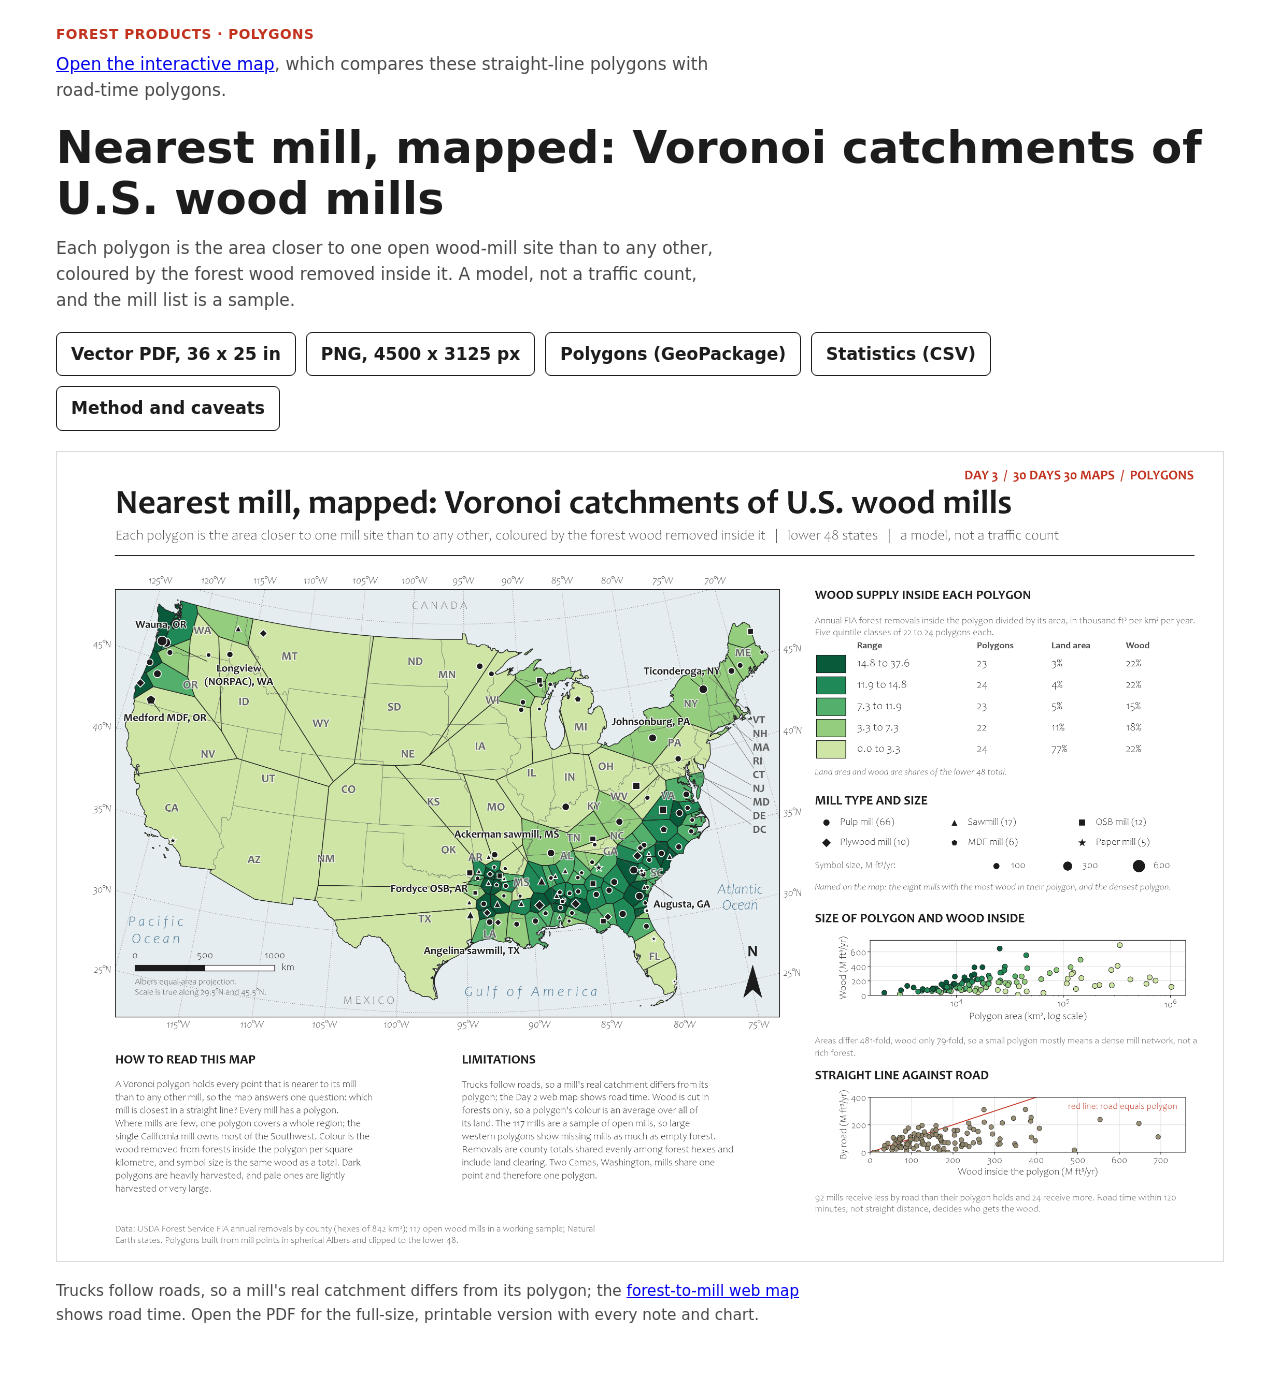
<file: voronoi-mill-catchments/poster.html>
<!doctype html>
<html lang="en">
<head>
<meta charset="utf-8">
<meta name="viewport" content="width=device-width, initial-scale=1">
<title>Nearest mill, mapped: poster</title>
<meta name="description" content="Voronoi catchments of 116 open U.S. wood-mill sites, coloured by the FIA forest removals inside each polygon.">
<style>
:root { --bg:#ffffff; --ink:#1c1c1c; --mut:#4a4a4a; --line:#dcdcdc; --acc:#c2331f; }
@media (prefers-color-scheme: dark) { :root:not([data-theme="light"]) { --bg:#111; --ink:#eee; --mut:#b4b4b4; --line:#333; --acc:#ff8a73; } }
* { box-sizing: border-box; }
body { margin:0; background:var(--bg); color:var(--ink); font:17px/1.55 Candara, "Segoe UI", system-ui, sans-serif; }
main { max-width:1200px; margin:0 auto; padding:24px 16px 48px; }
.kicker { color:var(--acc); font-weight:700; letter-spacing:.04em; text-transform:uppercase; font-size:.85rem; margin:0 0 6px; }
h1 { font-size:clamp(1.7rem, 4.5vw, 2.8rem); line-height:1.15; margin:0 0 10px; }
.dek { color:var(--mut); max-width:62ch; margin:0 0 18px; }
.links { display:flex; flex-wrap:wrap; gap:10px; margin:0 0 20px; padding:0; list-style:none; }
.links a { display:inline-block; padding:8px 14px; border:1px solid var(--ink); border-radius:6px; color:var(--ink); text-decoration:none; font-weight:600; }
.links a:hover { background:var(--ink); color:var(--bg); }
.map { display:block; width:100%; height:auto; border:1px solid var(--line); background:#fff; }
.note { color:var(--mut); font-size:.95rem; max-width:80ch; margin-top:18px; }
</style>
</head>
<body>
<main>
  <p class="kicker">Forest products &middot; polygons</p>
  <p class="dek"><a href="./">Open the interactive map</a>, which compares these straight-line polygons with road-time polygons.</p>
  <h1>Nearest mill, mapped: Voronoi catchments of U.S. wood mills</h1>
  <p class="dek">Each polygon is the area closer to one open wood-mill site than to any other, coloured by the forest wood removed inside it. A model, not a traffic count, and the mill list is a sample.</p>
  <ul class="links">
    <li><a href="static-map/voronoi_mill_catchments.pdf">Vector PDF, 36 x 25 in</a></li>
    <li><a href="static-map/voronoi_mill_catchments.png">PNG, 4500 x 3125 px</a></li>
    <li><a href="data/voronoi_cells.gpkg">Polygons (GeoPackage)</a></li>
    <li><a href="data/voronoi_cell_stats.csv">Statistics (CSV)</a></li>
    <li><a href="README.md">Method and caveats</a></li>
  </ul>
  <a href="static-map/voronoi_mill_catchments.png"><img class="map" src="static-map/voronoi_mill_catchments.png" alt="Map of the lower 48 states divided into 116 Voronoi polygons, one per wood-mill site, shaded from light to dark green by the wood removed per square kilometre. The Southeast has many small dark polygons, and the West a few very large pale ones."></a>
  <p class="note">Trucks follow roads, so a mill's real catchment differs from its polygon; the <a href="../forest-to-mill/">forest-to-mill web map</a> shows road time. Open the PDF for the full-size, printable version with every note and chart.</p>
</main>
</body>
</html>
</file>
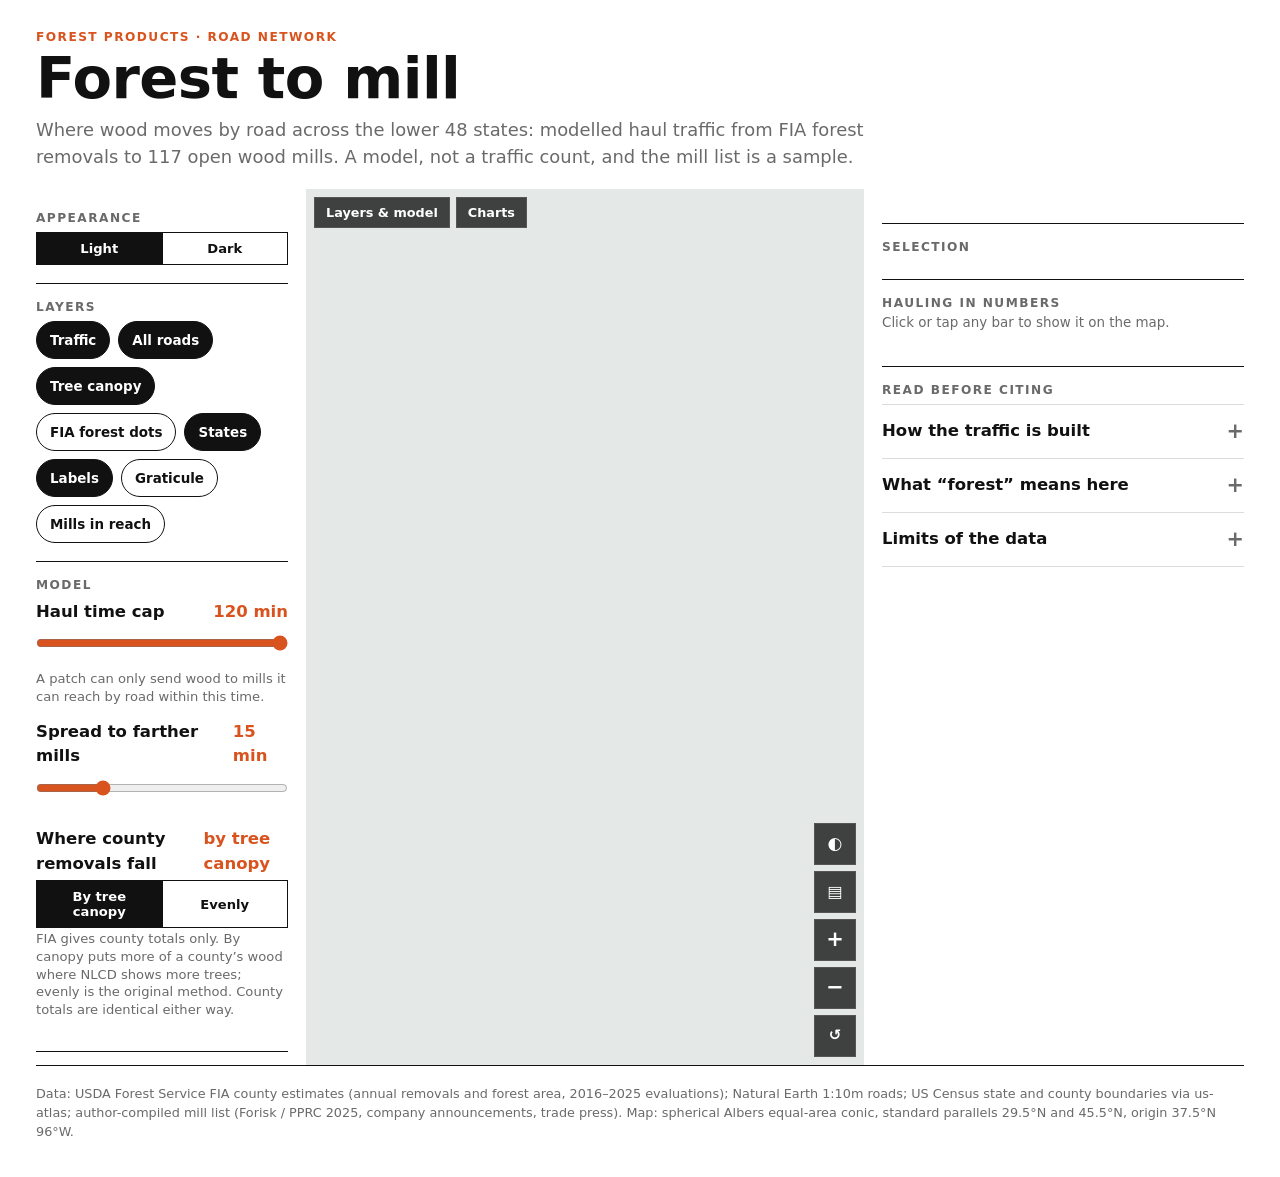
<file: forest-to-mill/scripts/app_template.html>
<!doctype html>
<html lang="en">
<head>
<meta charset="utf-8">
<meta name="viewport" content="width=device-width,initial-scale=1,viewport-fit=cover">
<meta name="color-scheme" content="light dark">
<title>Forest to mill</title>
<meta name="description" content="Modelled wood-haul traffic from FIA forest removals to 117 open wood mills across the lower 48 states.">
<style>
:root{
  --ink:#111;--mut:#6a6a6a;--rule:#dcdcdc;--bg:#fff;--body:#333;--acc:#d9531e;--map:#e4e9e8;--lkbg:#f9f6ec;--lk-state:#5c5642;--lk-nbr:#8f876f;--lk-wat:#4f7a96;--lk-mill:#23201a;--lk-traf:#c2331f;--lk-tag:#fff;
  --gut:clamp(14px,4vw,36px);--maph:44svh;
  --font:Candara,Optima,"Segoe UI",system-ui,-apple-system,Roboto,sans-serif;
}
html[data-theme=dark]{color-scheme:dark;--ink:#ececec;--mut:#9c9c9c;--rule:#2e2e2e;--bg:#121212;--body:#cfcfcf;--acc:#ff7a45;--map:#000;--lkbg:#000;--lk-state:#bbb;--lk-nbr:#777;--lk-wat:#6f93a8;--lk-mill:#fff;--lk-traf:#ffa21a;--lk-tag:#1a1000}
*{box-sizing:border-box}
html{-webkit-text-size-adjust:100%}
body{margin:0;background:var(--bg);color:var(--ink);font:400 clamp(15px,1.1vw + 12px,16.5px)/1.5 var(--font);padding-bottom:env(safe-area-inset-bottom)}
button{font-family:inherit}
.wrap{max-width:1700px;margin:0 auto;padding:0 var(--gut)}
.top{padding:clamp(14px,3vw,28px) 0 clamp(10px,2vw,18px)}
.kicker{margin:0 0 .35em;font-size:.76rem;letter-spacing:.12em;text-transform:uppercase;color:var(--acc);font-weight:700}
h1{margin:0;font:700 clamp(2rem,7vw,3.6rem)/1 var(--font);letter-spacing:-.01em}
.dek{margin:.5em 0 0;max-width:48em;color:var(--mut);font-size:clamp(.98rem,2.2vw,1.12rem)}
/* ---- shell: phone = map pinned on top, panels scroll beneath ---- */
.app{display:grid;grid-template-columns:minmax(0,1fr);grid-template-areas:"map" "left" "right";gap:0}
.mapcol{grid-area:map;position:sticky;top:0;z-index:20;background:var(--bg);padding:8px 0}
.mapwrap{position:relative;background:var(--map);width:100%;height:var(--maph);min-height:220px;overflow:hidden;touch-action:none}
canvas{position:absolute;inset:0;width:100%;height:100%;display:block;cursor:grab}
canvas:active{cursor:grabbing}
.zoom{position:absolute;right:8px;bottom:8px;display:flex;flex-direction:column;gap:6px}
.zoom button{width:42px;height:42px;border:1px solid #555;background:rgba(0,0,0,.72);color:#fff;font:600 21px/1 var(--font);cursor:pointer}
.zoom button:active{background:#222}
.chip{position:absolute;left:8px;bottom:44px;right:64px;display:none;background:rgba(0,0,0,.86);border:1px solid #484848;color:#fff;padding:7px 10px;font-size:.88rem;line-height:1.3;max-width:420px}
.chip.on{display:flex;gap:10px;align-items:flex-start}
.chip b{display:block}.chip small{color:#bbb}
.chip button{margin-left:auto;background:none;border:0;color:#fff;font-size:22px;line-height:1;padding:0 4px;cursor:pointer}
.hint{position:absolute;left:8px;top:8px;color:#a0a0a0;font-size:.74rem;pointer-events:none}
.ptog{display:none;position:absolute;left:8px;top:8px;gap:6px}
.ptog button{background:rgba(0,0,0,.72);border:1px solid #555;color:#fff;font:600 .8rem var(--font);padding:7px 11px;cursor:pointer}
.ptog button[aria-pressed=false]{color:#999}
/* side panels */
.side{min-width:0;padding:0 0 28px}
#left{grid-area:left;padding-top:6px}
#right{grid-area:right}
section.blk{padding:16px 0 18px;border-top:1px solid var(--ink)}
section.blk:first-child{border-top:0}
h2{margin:0 0 .6em;font:700 .76rem var(--font);letter-spacing:.12em;text-transform:uppercase;color:var(--mut)}
.layers{display:flex;flex-wrap:wrap;gap:8px}
.layers button{border:1px solid var(--ink);background:var(--bg);color:var(--ink);font:600 .84rem var(--font);padding:8px 13px;border-radius:999px;cursor:pointer;min-height:38px}
.layers button[aria-pressed=true]{background:var(--ink);color:var(--bg)}
.ctl{margin:0 0 14px}
.ctl label{display:flex;justify-content:space-between;gap:12px;font-weight:700}
.ctl output{font-variant-numeric:tabular-nums;color:var(--acc)}
.ctl small{display:block;color:var(--mut);margin-top:2px;font-size:.82rem;line-height:1.35}
input[type=range]{width:100%;height:34px;margin:2px 0;accent-color:var(--acc)}
.legend{display:grid;gap:7px;font-size:.85rem;color:var(--mut)}
.legend span{display:flex;gap:10px;align-items:center}
.ms{flex:none;margin:0 6px 0 0;fill:var(--ink)}.mtypes{display:grid;grid-template-columns:repeat(2,minmax(0,1fr));gap:6px 12px}.mtypes span{display:flex;align-items:center}
.legend i.l{display:inline-block;background:var(--acc);width:30px}
.lk{display:inline-block;background:var(--lkbg);color:var(--lk-state);padding:3px 9px;min-width:104px;font-size:.82rem;line-height:1.2}
.figs{display:grid;grid-template-columns:repeat(2,1fr);gap:14px 16px}
.fig b{display:block;font:700 clamp(1.7rem,6vw,2.3rem)/1 var(--font);color:var(--acc);font-variant-numeric:tabular-nums}
.fig span{display:block;font-size:.82rem;color:var(--mut);margin-top:.25em;line-height:1.3}
#sel .nm{font:700 1.2rem/1.2 var(--font)}
#sel table{width:100%;border-collapse:collapse;margin-top:8px;font-size:.9rem}
#sel td{padding:5px 0;border-bottom:1px solid var(--rule)}#sel td:last-child{text-align:right;font-variant-numeric:tabular-nums;white-space:nowrap}
.muted{color:var(--mut)}
.btn{border:1px solid var(--ink);background:var(--bg);color:var(--ink);font:600 .82rem var(--font);padding:6px 12px;border-radius:999px;cursor:pointer}
.btn:hover{background:var(--ink);color:var(--bg)}
figure{margin:0 0 24px}
figcaption{margin-bottom:6px}
figcaption b{display:block;font-size:.98rem}
figcaption span{display:block;color:var(--mut);font-size:.82rem;line-height:1.3}
.minis{display:flex;gap:6px;margin-top:6px}
svg{display:block;width:100%;height:auto;overflow:visible}
svg text{font-family:var(--font)}
svg text[fill="#111"]{fill:var(--ink)}svg text[fill="#6a6a6a"]{fill:var(--mut)}svg line[stroke="#e6e6e6"]{stroke:var(--rule)}svg polyline[stroke="#111"]{stroke:var(--ink)}svg rect[fill="#111"]{fill:var(--ink)}
[data-act]{cursor:pointer}
[data-act]:focus-visible{outline:2px solid var(--acc);outline-offset:1px}
details{border-top:1px solid var(--rule);padding:11px 0}
details:last-of-type{border-bottom:1px solid var(--rule)}
summary{cursor:pointer;font-weight:700;list-style:none;display:flex;justify-content:space-between;align-items:center;min-height:26px}
summary::after{content:"+";font-size:1.3rem;color:var(--mut)}details[open] summary::after{content:"–"}
details p{margin:.55em 0 0;color:var(--body);font-size:.92rem}
footer{padding:18px 0 36px;border-top:1px solid var(--ink);font-size:.8rem;color:var(--mut);line-height:1.5}
/* ---- tablet: map left (pinned), both panels in one side column ---- */
@media(min-width:700px){
  :root{--maph:62svh}
  .app{grid-template-columns:minmax(0,1.35fr) minmax(0,1fr);grid-template-areas:"map left" "map right";column-gap:26px;grid-template-rows:auto 1fr}
  .mapcol{top:12px;align-self:start;padding:0}
  .mapwrap{height:calc(100svh - 24px)}
  .figs{grid-template-columns:repeat(2,1fr)}
  #msize{display:none}
}
/* ---- desktop: left panel | map | right panel, each scrolls on its own ---- */
@media(min-width:1100px){
  .app{--lw:270px;--rw:380px;grid-template-columns:var(--lw) minmax(0,1fr) var(--rw);grid-template-areas:"left map right";column-gap:0;grid-template-rows:auto}
  .app.hl{--lw:0px}.app.hr{--rw:0px}
  .side{position:sticky;top:12px;max-height:calc(100svh - 24px);overflow:auto;padding:0 18px 20px;scrollbar-width:thin}
  #left{padding-left:0}#right{padding-right:0}
  .app.hl #left,.app.hr #right{visibility:hidden;padding:0;overflow:hidden}
  .mapcol{top:12px;padding:0}
  .mapwrap{height:calc(100svh - 24px)}
  .ptog{display:flex}
  .hint{display:none}
}
.pop{position:fixed;left:0;right:0;bottom:0;max-height:52svh;background:var(--bg);border-top:2px solid var(--ink);z-index:60;display:flex;flex-direction:column;touch-action:pan-y;padding-bottom:env(safe-area-inset-bottom)}
.pop[hidden]{display:none}
.pop header{display:flex;align-items:center;gap:8px;padding:8px 12px;border-bottom:1px solid var(--rule)}
.pop .tabs{display:flex;gap:6px}
.pop .tabs button{border:1px solid var(--ink);background:var(--bg);color:var(--ink);font:600 .8rem var(--font);padding:5px 12px;border-radius:999px;cursor:pointer}
.pop .tabs button[aria-pressed=true]{background:var(--ink);color:var(--bg)}
.pop .x{margin-left:auto;background:none;border:0;font-size:24px;line-height:1;cursor:pointer;padding:2px 8px;color:var(--ink)}
.popb{overflow:auto;padding:12px 14px 18px;overscroll-behavior:contain}
@media(min-width:700px){.pop{position:absolute;left:8px;top:54px;bottom:auto;right:auto;width:min(340px,calc(100% - 16px));max-height:calc(100% - 66px);border:1px solid var(--ink)}}
.exp{float:right;margin:0 0 4px 10px;border:1px solid var(--ink);background:var(--bg);color:var(--ink);font:600 .74rem var(--font);padding:3px 10px;border-radius:999px;cursor:pointer;white-space:nowrap}
.exp:hover{background:var(--ink);color:var(--bg)}
figcaption[data-act=expand]{cursor:zoom-in}
.full{position:fixed;inset:0;z-index:100;background:var(--bg);display:flex;flex-direction:column}
.full[hidden]{display:none}
.fullbar{display:flex;align-items:center;gap:14px;padding:12px var(--gut);border-bottom:2px solid var(--ink)}
.fullt{font:700 clamp(1.1rem,3vw,1.7rem)/1.2 var(--font)}
.fullhint{color:var(--mut);font-size:.85rem;margin-left:auto;text-align:right}
.fullbar .x{background:none;border:0;font-size:32px;line-height:1;cursor:pointer;padding:0 6px;color:var(--ink)}
.fullbody{flex:1;overflow:auto;padding:18px var(--gut) 30px;display:flex;flex-direction:column;align-items:center}
.fullbody figure{width:100%;max-width:1300px;margin:0}
.fullbody figcaption{cursor:default}
.fullbody figcaption b{display:none}
.fullbody figcaption span{font-size:clamp(.92rem,1.6vw,1.1rem);margin-bottom:10px}
.fullbody .exp{display:none}
.fullbody svg{width:100%;height:auto;max-height:calc(100svh - 200px)}
@media(max-width:699px){.fullbody svg{min-width:560px;max-height:none}.fullhint{display:none}}
.seg{display:flex;margin-top:4px}
.seg button{flex:1;border:1px solid var(--ink);background:var(--bg);color:var(--ink);font:600 .82rem var(--font);padding:8px 8px;cursor:pointer}
.seg button+button{border-left:0}
.seg button[aria-pressed=true]{background:var(--ink);color:var(--bg)}
@media(prefers-reduced-motion:reduce){*{scroll-behavior:auto!important}}
</style>
</head>
<body>
<div class="wrap">
<header class="top">
  <p class="kicker">Forest products &middot; road network</p>
  <h1>Forest to mill</h1>
  <p class="dek">Where wood moves by road across the lower 48 states: modelled haul traffic from FIA forest removals to 117 open wood mills. A model, not a traffic count, and the mill list is a sample.</p>
</header>

<main class="app" id="app">
  <div class="mapcol">
    <div class="mapwrap" id="mapwrap">
      <canvas id="cv" role="img" aria-label="Map of modelled wood-haul traffic. Drag to pan, pinch or scroll to zoom, tap a forest patch or a mill for detail."></canvas>
      <div class="ptog"><button id="tl" aria-pressed="true">Layers &amp; model</button><button id="tr" aria-pressed="true">Charts</button></div>
      <div class="hint" id="hint">Drag &middot; pinch &middot; tap</div>
      <div class="chip" id="chip"><div id="chiptxt"></div><button id="chipx" aria-label="Clear selection">&times;</button></div>
      <div class="zoom"><button id="themeBtn" aria-label="Switch between light and dark mode" title="Light / dark" style="font-size:17px">&#9680;</button><button id="gbtn" aria-label="Show graphs" style="font-size:16px">&#9636;</button><button id="zin" aria-label="Zoom in">+</button><button id="zout" aria-label="Zoom out">&minus;</button><button id="zreset" aria-label="Reset view" style="font-size:15px">&#8634;</button><button id="msize" aria-label="Change map height" style="font-size:15px">&#8597;</button></div>
    </div>
    <div class="pop" id="pop" hidden role="dialog" aria-label="Graphs">
      <header><div class="tabs"><button data-act="poptab" data-tab="sel" aria-pressed="true">This selection</button><button data-act="poptab" data-tab="all" aria-pressed="false">All graphs</button></div><button class="x" data-act="popx" aria-label="Close graphs">&times;</button></header>
      <div class="popb" id="popb"></div>
    </div>
  </div>

  <aside class="side" id="left" aria-label="Layers and model">
    <section class="blk"><h2>Appearance</h2>
      <div class="seg" id="themeSeg" role="group" aria-label="Light or dark mode"><button data-v="light" aria-pressed="true">Light</button><button data-v="dark" aria-pressed="false">Dark</button></div></section>
    <section class="blk"><h2>Layers</h2>
      <div class="layers" id="layers">
        <button data-l="traffic" aria-pressed="true">Traffic</button>
        <button data-l="roads" aria-pressed="true">All roads</button>
        <button data-l="canopy" aria-pressed="true">Tree canopy</button>
        <button data-l="forest" aria-pressed="false">FIA forest dots</button>
        <button data-l="states" aria-pressed="true">States</button>
        <button data-l="labels" aria-pressed="true">Labels</button>
        <button data-l="grat" aria-pressed="false">Graticule</button>
        <button data-l="heat" aria-pressed="false">Mills in reach</button>
      </div></section>
    <section class="blk"><h2>Model</h2>
      <div class="ctl"><label for="cap">Haul time cap <output id="capv">120 min</output></label>
        <input id="cap" type="range" min="30" max="120" step="10" value="120"><small>A patch can only send wood to mills it can reach by road within this time.</small></div>
      <div class="ctl"><label for="sp">Spread to farther mills <output id="spv">15 min</output></label>
        <input id="sp" type="range" min="0" max="60" step="5" value="15"><small id="spn"></small></div>
      <div class="ctl"><label>Where county removals fall <output id="apv">by tree canopy</output></label>
        <div class="seg" id="apport" role="group" aria-label="How county removals are placed"><button data-v="canopy" aria-pressed="true">By tree canopy</button><button data-v="even" aria-pressed="false">Evenly</button></div>
        <small>FIA gives county totals only. By canopy puts more of a county&rsquo;s wood where NLCD shows more trees; evenly is the original method. County totals are identical either way.</small></div></section>
    <section class="blk"><h2>Legend</h2>
      <div class="legend" id="legend"></div></section>
    <section class="blk"><h2>Label types</h2>
      <div class="legend">
        <span><b class="lk" style="letter-spacing:.22em;font-weight:700">OKLAHOMA</b>State</span>
        <span><em class="lk" style="color:var(--lk-wat);letter-spacing:.14em">Gulf</em>Water body</span>
        <span><b class="lk" style="color:var(--lk-mill)">Macon</b>Largest mills are named</span>
        <span><b class="lk"><span style="background:var(--lk-traf);color:var(--lk-tag);padding:1px 6px;border-radius:3px">257</span></b>Busiest road segments, million ft³/yr</span>
      </div></section>
  </aside>

  <aside class="side" id="right" aria-label="Selection and charts">
    <section class="blk" aria-label="Key figures"><div class="figs" id="figs"></div></section>
    <section class="blk"><h2>Selection</h2><div id="sel" aria-live="polite"></div></section>
    <section class="blk"><h2>Hauling in numbers</h2><p class="muted" style="margin:-4px 0 14px;font-size:.84rem">Click or tap any bar to show it on the map.</p><div id="charts"></div></section>
    <section class="blk"><h2>Read before citing</h2>
      <details><summary>How the traffic is built</summary><p>Each forest hex (842 km&sup2;) sends its FIA removals to every mill within the haul cap, weighted by travel time: a mill as many minutes farther than the nearest as the spread setting receives about 37% of the nearest mill&rsquo;s share. Spread zero means the nearest mill only, the original model. Road thickness is the wood summed over every route crossing a segment; each haul counts once, and the empty return uses the same road.</p></details>
      <details><summary>What &ldquo;forest&rdquo; means here</summary><p>FIA forest land is land at least 10% stocked with trees, at least 1 acre and 120 ft wide; it excludes urban and farm trees. FIA reports county totals, so every hex takes its county&rsquo;s share, and where dots fall inside a hex is illustrative. Each dot is about 19&nbsp;km&sup2; of forest. Hexes under 20% forest are drawn but not treated as wood sources.</p><p>The grey-green underlay is the USFS NLCD tree canopy cover (percent of each 30&nbsp;m pixel under tree crowns, v2025-6), averaged to 2&nbsp;km, for 2021. It is a satellite-modelled measure and is not the FIA definition of forest: it includes street and yard trees and can miss open woodland. FIA gives only county totals, so you can place each county&rsquo;s removals evenly across its hexes or in proportion to canopy; county totals are the same either way.</p></details>
      <details><summary>Limits of the data</summary><p>Mills are a sample of 117 open mills; closed, idled and unknown-status mills are left out. An empty area, such as much of the West, California and the Northeast, shows missing mills as much as distance. Roads are Natural Earth 1:10m major roads; speeds of 48&ndash;80 km/h and 1.10 circuity are assumed. Mill capacity and species are ignored, and there are no truck-route or weight limits.</p></details>
    </section>
  </aside>
</main>
<footer>
  Data: USDA Forest Service FIA county estimates (annual removals and forest area, 2016&ndash;2025 evaluations); Natural Earth 1:10m roads; US Census state and county boundaries via us-atlas; author-compiled mill list (Forisk / PPRC 2025, company announcements, trade press). Map: spherical Albers equal-area conic, standard parallels 29.5&deg;N and 45.5&deg;N, origin 37.5&deg;N 96&deg;W.
</footer>
</div>

<div class="full" id="full" hidden role="dialog" aria-modal="true" aria-labelledby="fullt">
  <div class="fullbar"><div class="fullt" id="fullt"></div><span class="fullhint" id="fullhint"></span><button class="x" id="fullx" aria-label="Close enlarged graph">&times;</button></div>
  <div class="fullbody" id="fullb"></div>
</div>
<script type="application/json" id="data">__DATA__</script>
<script>
"use strict";
const D=JSON.parse(document.getElementById("data").textContent);
const $=s=>document.querySelector(s);
/* ================= data ================= */
const N=D.n,raw=(()=>{const b=atob(D.e),u=new Uint8Array(b.length);for(let i=0;i<b.length;i++)u[i]=b.charCodeAt(i);return u})();
const C16=new Int16Array(raw.buffer,0,N*4),CLS=raw.subarray(N*8);
const ex1=i=>C16[4*i]/10,ey1=i=>C16[4*i+1]/10,ex2=i=>C16[4*i+2]/10,ey2=i=>C16[4*i+3]/10;
const HX=D.hexes.map(r=>({id:r[0],x:r[1],y:r[2],county:r[3],st:r[4],rem:r[5],ff:r[6],km2:r[7],forest:!!r[8],routes:r[9],canopy:r[10],remE:r[5],remC:r[11]}));
const M=D.mills.map(m=>({i:m[0],id:m[1],name:m[2],co:m[3],st:m[4],type:m[5],x:m[6],y:m[7],nx:m[8],ny:m[9]}));
const mIdx={};M.forEach((m,i)=>mIdx[m.i]=i);
const STN={};for(const k in D.stn)STN[+k]=D.stn[k];
const PAL={
 dark:{bg:"#000",land:"#0b0b0b",study:"#141414",stS:"#a6a6a6",stO:"#303030",road:"#5c5c5c",traf:"#ffa21a",forest:["#46604d","#58796a","#78997a"],mill:"#fff",r0:"#fff",r1:"#4dd0e1",nbr:"#7a7a7a",wat:"#6f93a8",grat:"#262626",halo:"#000",lab:"rgba(220,220,220,.8)",casing:"rgba(0,0,0,.9)",veil:"rgba(0,0,0,.66)",route:"rgba(255,255,255,.5)",spot:"rgba(255,255,255,.45)",tag:"#1a1000",fg:"#fff",can:[118,158,124],cana:.66,tcol:["#4a4a4a","#7e7e7e","#b4b4b4","#f0f0f0"],none:"#262626"},
 light:{bg:"#e4e9e8",land:"#f9f6ec",study:"#fcfaf2",stS:"#857d66",stO:"#b3ab94",road:"#8f8468",traf:"#c2331f",forest:["#6f9a78","#86ac7a","#a7c48f"],mill:"#23201a",r0:"#23201a",r1:"#1b6d8a",nbr:"#8f876f",wat:"#4f7a96",grat:"#9d957f",halo:"#f9f6ec",lab:"#5c5642",casing:"rgba(249,246,236,.9)",veil:"rgba(255,255,255,.62)",route:"rgba(35,32,26,.5)",spot:"rgba(35,32,26,.45)",tag:"#fff",fg:"#23201a",can:[78,128,92],cana:.48,tcol:["#d9d9d9","#a3a3a3","#5e5e5e","#111"],none:"#f1f1f1"}};
let theme="light",C=PAL.light;
/* mill symbols by type: same shapes as the printed maps */
const MILL_LABEL={pulp:"Pulp",sawmill:"Sawmill",osb:"OSB",plywood:"Plywood",mdf:"MDF",paper:"Paper",other:"Other"};
function shapeD(t,x,y,r){const P=[];let d="";
 if(t==="sawmill"){P.push([x,y-r*1.2],[x+r*1.1,y+r*.85],[x-r*1.1,y+r*.85])}
 else if(t==="osb"){P.push([x-r*.9,y-r*.9],[x+r*.9,y-r*.9],[x+r*.9,y+r*.9],[x-r*.9,y+r*.9])}
 else if(t==="plywood"){P.push([x,y-r*1.3],[x+r*1.3,y],[x,y+r*1.3],[x-r*1.3,y])}
 else if(t==="mdf"){for(let i=0;i<5;i++){const a=-Math.PI/2+i*2*Math.PI/5;P.push([x+r*1.15*Math.cos(a),y+r*1.15*Math.sin(a)])}}
 else if(t==="paper"){for(let i=0;i<10;i++){const a=-Math.PI/2+i*Math.PI/5,q=i%2?r*.62:r*1.5;P.push([x+q*Math.cos(a),y+q*Math.sin(a)])}}
 else return "M"+(x+r)+" "+y+"A"+r+" "+r+" 0 1 0 "+(x-r)+" "+y+"A"+r+" "+r+" 0 1 0 "+(x+r)+" "+y+"Z";
 return "M"+P.map(p=>p[0].toFixed(2)+" "+p[1].toFixed(2)).join("L")+"Z"}
function millPath(c,t,x,y,r){if(t==="pulp"||!MILL_LABEL[t]||t==="other"){c.beginPath();c.arc(x,y,r,0,6.283);return null}return new Path2D(shapeD(t,x,y,r))}
const REF=270,wOf=l=>0.35+3.7*Math.sqrt(l/REF);
const L={traffic:1,roads:1,canopy:1,forest:0,states:1,labels:1,grat:0,heat:0};
let apport="canopy";
function applyRem(){for(const h of HX)h.rem=apport==="canopy"?h.remC:h.remE}
let cap=120,spread=15,sel=null,foc=null;   /* sel: single hex|mill.  foc: a set of patches chosen from a chart */
function hexPts(h){const p=[];for(let j=0;j<6;j++){const a=D.hexRot+j*Math.PI/3;p.push([h.x+D.hexR*Math.cos(a),h.y+D.hexR*Math.sin(a)])}return p}
function rng(a){return function(){a|=0;a=a+0x6D2B79F5|0;let t=Math.imul(a^a>>>15,1|a);t=t+Math.imul(t^t>>>7,61|t)^t;return((t^t>>>14)>>>0)/4294967296}}
HX.forEach(h=>{const r=rng(h.id*2654435761+1),n=Math.round(h.km2/19),nc=Math.max(1,Math.round(1+h.ff*4)),c=[],d=[];
 for(let i=0;i<nc;i++){const a=r()*6.283,q=Math.sqrt(r())*11;c.push([Math.cos(a)*q,Math.sin(a)*q])}
 const sg=4+7*h.ff;for(let i=0;i<n;i++){const cc=c[Math.floor(r()*nc)];let x,y,g=0;do{x=cc[0]+(r()+r()+r()-1.5)*sg*1.6;y=cc[1]+(r()+r()+r()-1.5)*sg*1.6;g++}while(x*x+y*y>240&&g<8);if(x*x+y*y>240){x*=.6;y*=.6}d.push(x,y,Math.floor(r()*3))}
 h.dots=d});
/* ================= model ================= */
const inCap=h=>h.routes.filter(r=>r[1]<=cap);
const nearest=h=>h.routes.length&&h.routes[0][1]<=cap?h.routes[0]:null;
function shares(h){const rs=inCap(h);if(!rs.length)return[];const t0=rs[0][1],w=rs.map(r=>spread===0?(r[1]===t0?1:0):Math.exp(-(r[1]-t0)/spread)),s=w.reduce((a,b)=>a+b,0);return rs.map((r,i)=>[r,w[i]/s])}
let load=new Float64Array(N),mload=new Float64Array(M.length),trafIdx=[],tags=[];
function recompute(){load.fill(0);mload.fill(0);
 for(const h of HX){const v=h.rem||0;if(!v)continue;for(const[r,f]of shares(h)){const q=v*f;mload[mIdx[r[0]]]+=q;for(const id of r[4])load[id]+=q}}
 trafIdx=[];for(let i=0;i<N;i++)if(load[i]>=.5)trafIdx.push(i);trafIdx.sort((a,b)=>load[a]-load[b]);
 tags=[];for(const i of trafIdx.slice().reverse()){if(load[i]<40||tags.length>=7)break;const mx=(ex1(i)+ex2(i))/2,my=(ey1(i)+ey2(i))/2;if(tags.every(t=>Math.hypot(t.x-mx,t.y-my)>230))tags.push({x:mx,y:my,v:load[i]})}}
const catchment=mi=>{const out=[];HX.forEach((h,i)=>{if(h.routes.some(r=>r[0]===M[mi].i&&r[1]<=cap))out.push(i)});return out};
const nearestBin=h=>{const r=nearest(h);return r?Math.floor(r[1]/10):-1};
const nearestClass=h=>{const r=nearest(h);return r?Math.min(Math.floor(r[1]/30),3):4};
const topMills=n=>M.map((m,i)=>i).sort((a,b)=>mload[b]-mload[a]).slice(0,n);
/* ================= view ================= */
const wrap=$("#mapwrap"),cv=$("#cv"),base=document.createElement("canvas");
let W=0,H=0,dpr=1,k=1,ox=0,oy=0,fitK=1,baseT=null,baseDirty=true,gesturing=false,touched=false,rb=null,anim=0;
let bx0=1e9,bx1=-1e9,by0=1e9,by1=-1e9;HX.forEach(h=>{bx0=Math.min(bx0,h.x-20);bx1=Math.max(bx1,h.x+20);by0=Math.min(by0,h.y-20);by1=Math.max(by1,h.y+20)});
const reduce=matchMedia("(prefers-reduced-motion:reduce)").matches;
function boxView(x0,x1,y0,y1,fill=.92,inL=0){const Wu=Math.max(80,W-inL),nk=Math.min(Wu/(x1-x0),H/(y1-y0))*fill;return{k:nk,ox:inL+Wu/2-nk*(x0+x1)/2,oy:H/2+nk*(y0+y1)/2}}
function fit(){const v=boxView(bx0,bx1,by0,by1,.97);fitK=v.k;k=v.k;ox=v.ox;oy=v.oy}
function resize(){const r=wrap.getBoundingClientRect();W=Math.max(1,r.width);H=Math.max(1,r.height);dpr=Math.min(window.devicePixelRatio||1,2.5);cv.width=Math.round(W*dpr);cv.height=Math.round(H*dpr);
 fitK=boxView(bx0,bx1,by0,by1,.97).k;if(!touched)fit();baseDirty=true;draw()}
const X=x=>ox+k*x,Y=y=>oy-k*y;
function flyTo(v,dur=520){cancelAnimationFrame(anim);touched=true;if(reduce||!W){k=v.k;ox=v.ox;oy=v.oy;baseDirty=true;draw();return}
 const k0=k,c0x=(W/2-ox)/k,c0y=(oy-H/2)/k,c1x=(W/2-v.ox)/v.k,c1y=(v.oy-H/2)/v.k,t0=performance.now();gesturing=true;
 const step=t=>{let p=Math.min(1,(t-t0)/dur);p=p<.5?2*p*p:1-Math.pow(-2*p+2,2)/2;k=k0*Math.pow(v.k/k0,p);const cx=c0x+(c1x-c0x)*p,cy=c0y+(c1y-c0y)*p;ox=W/2-k*cx;oy=H/2+k*cy;draw();
  if(t-t0<dur)anim=requestAnimationFrame(step);else{k=v.k;ox=v.ox;oy=v.oy;gesturing=false;baseDirty=true;draw()}};anim=requestAnimationFrame(step)}
function flyToPts(pts,pad=36){if(!pts.length)return;const xs=pts.map(p=>p[0]),ys=pts.map(p=>p[1]);flyTo(boxView(Math.min(...xs)-pad,Math.max(...xs)+pad,Math.min(...ys)-pad,Math.max(...ys)+pad,.9,(innerWidth>=700&&W>560)?Math.min(356,W*.5):0))}
/* ================= drawing: cached base + live overlay ================= */
function renderBase(){
 base.width=Math.round(W*dpr);base.height=Math.round(H*dpr);const b=base.getContext("2d");b.setTransform(dpr,0,0,dpr,0,0);
 b.fillStyle=C.bg;b.fillRect(0,0,W,H);
 const inV=(x,y,p)=>x>-p&&x<W+p&&y>-p&&y<H+p;
 for(const s of D.states){b.fillStyle=s[2]?C.study:C.land;for(const r of s[3]){b.beginPath();for(let i=0;i<r.length;i++){const px=X(r[i][0]),py=Y(r[i][1]);i?b.lineTo(px,py):b.moveTo(px,py)}b.closePath();b.fill()}}
 if(L.canopy&&canReady){b.imageSmoothingEnabled=true;b.drawImage(CANV,X(D.can.x0),Y(D.can.y1),D.can.w*D.can.cell*k,D.can.h*D.can.cell*k)}
 if(L.grat){b.strokeStyle=C.grat;b.lineWidth=.8;b.setLineDash([2,4]);for(const g of D.grat){b.beginPath();g.forEach((p,i)=>i?b.lineTo(X(p[0]),Y(p[1])):b.moveTo(X(p[0]),Y(p[1])));b.stroke()}b.setLineDash([])}
 if(L.forest){const pr=Math.max(.55,Math.min(1.7,k*1.5));b.globalAlpha=.5;
  for(let ci=0;ci<3;ci++){b.fillStyle=C.forest[ci];b.beginPath();
   for(const h of HX){const cx=X(h.x),cy=Y(h.y);if(!inV(cx,cy,30))continue;const d=h.dots;for(let i=0;i<d.length;i+=3){if(d[i+2]!==ci)continue;const px=cx+d[i]*k,py=cy-d[i+1]*k;if(pr>1.4){b.moveTo(px+pr,py);b.arc(px,py,pr,0,6.283)}else b.rect(px-pr,py-pr,pr*2,pr*2)}}
   b.fill()}b.globalAlpha=1}
 if(L.heat){const col=["","rgba(120,170,255,.28)","rgba(90,140,255,.4)","rgba(170,130,255,.55)"];for(const h of HX){const n=inCap(h).length;if(!n)continue;const p=hexPts(h);b.beginPath();p.forEach((q,i)=>i?b.lineTo(X(q[0]),Y(q[1])):b.moveTo(X(q[0]),Y(q[1])));b.closePath();b.fillStyle=col[Math.min(n,3)];b.fill()}}
 if(L.states){for(const s of D.states){b.strokeStyle=s[2]?C.stS:C.stO;b.lineWidth=s[2]?1.3:.7;for(const r of s[3]){b.beginPath();for(let i=0;i<r.length;i++){const px=X(r[i][0]),py=Y(r[i][1]);i?b.lineTo(px,py):b.moveTo(px,py)}b.stroke()}}}
 b.lineCap="round";
 if(L.roads){const wc=[.95,.7,.85,.7,.4],sc=Math.max(.6,Math.min(1.5,k/.4));b.strokeStyle=C.road;b.globalAlpha=k<.2?.65:1;
  for(const c of[4,3,1,2,0]){b.lineWidth=Math.max(.35,wc[c]*sc);b.beginPath();for(let i=0;i<N;i++){if(CLS[i]!==c)continue;const x1=X(ex1(i)),y1=Y(ey1(i));if(x1<-60||x1>W+60||y1<-60||y1>H+60)continue;b.moveTo(x1,y1);b.lineTo(X(ex2(i)),Y(ey2(i)))}b.stroke()}b.globalAlpha=1}
 if(L.traffic){const sc=Math.max(.6,Math.min(1.7,k/.35));
  for(const pass of[0,1]){b.strokeStyle=pass?C.traf:C.casing;for(const i of trafIdx){const x1=X(ex1(i)),y1=Y(ey1(i));if(x1<-60||x1>W+60||y1<-60||y1>H+60)continue;b.lineWidth=(wOf(load[i])+(pass?0:1.4))*sc;b.beginPath();b.moveTo(x1,y1);b.lineTo(X(ex2(i)),Y(ey2(i)));b.stroke()}}}
 baseT={k,ox,oy};baseDirty=false}
const spaced=s=>s.split("").join(" ");
const FF=()=>getComputedStyle(document.body).fontFamily;
function draw(){
 if(!W)return;const c=cv.getContext("2d");c.setTransform(dpr,0,0,dpr,0,0);c.fillStyle=C.bg;c.fillRect(0,0,W,H);
 if(baseDirty&&!gesturing)renderBase();
 blit(c);overlay(c)}
function blit(c){if(!baseT)return;const s=k/baseT.k;c.setTransform(dpr*s,0,0,dpr*s,dpr*(ox-s*baseT.ox),dpr*(oy-s*baseT.oy));c.drawImage(base,0,0,W,H);c.setTransform(dpr,0,0,dpr,0,0)}
/* what is currently in focus (drives spotlight, routes, mill emphasis, chart highlights) */
function focusInfo(){
 if(foc)return{hexes:foc.hexes,mills:new Set(foc.mills)};
 if(sel&&sel.t==="mill")return{hexes:catchment(sel.i),mills:new Set([sel.i])};
 if(sel&&sel.t==="hex"){const h=HX[sel.i];return{hexes:[sel.i],mills:new Set(inCap(h).map(r=>mIdx[r[0]])),single:true}}
 return{hexes:[],mills:new Set()}}
function overlay(c){
 c.lineCap="round";c.lineJoin="round";
 const fi=focusInfo(),sh=sel&&sel.t==="hex"?HX[sel.i]:null;
 /* spotlight: veil everything, then re-show the cached map inside the chosen hexes */
 if(!fi.single&&fi.hexes.length){const p2=new Path2D();for(const i of fi.hexes){const p=hexPts(HX[i]);p.forEach((q,j)=>j?p2.lineTo(X(q[0]),Y(q[1])):p2.moveTo(X(q[0]),Y(q[1])));p2.closePath()}
  c.save();c.fillStyle=C.veil;c.fillRect(0,0,W,H);c.clip(p2);c.fillStyle=C.bg;c.fillRect(0,0,W,H);blit(c);c.restore();
  c.strokeStyle=C.spot;c.lineWidth=1;c.stroke(p2)}
 /* routes feeding the selected mills */
 if(!fi.single&&fi.mills.size&&fi.hexes.length&&fi.hexes.length<700){c.strokeStyle=C.route;c.lineWidth=1.1;c.beginPath();
  for(const i of fi.hexes){const h=HX[i];for(const r of h.routes){if(r[1]>cap||!fi.mills.has(mIdx[r[0]]))continue;for(const id of r[4]){c.moveTo(X(ex1(id)),Y(ey1(id)));c.lineTo(X(ex2(id)),Y(ey2(id)))}}}c.stroke()}
 /* single patch: routes to every mill in reach, nearest in white */
 if(sh){const sx=shares(sh);for(let ri=sx.length-1;ri>=0;ri--){const r=sx[ri][0];c.strokeStyle=ri===0?C.r0:C.r1;c.lineWidth=ri===0?3.2:2;c.beginPath();for(const id of r[4]){c.moveTo(X(ex1(id)),Y(ey1(id)));c.lineTo(X(ex2(id)),Y(ey2(id)))}c.stroke();
   c.setLineDash([4,3]);c.lineWidth=1.3;c.beginPath();c.moveTo(X(sh.x),Y(sh.y));c.lineTo(X(r[2]),Y(r[3]));const m=M[mIdx[r[0]]];c.moveTo(X(m.x),Y(m.y));c.lineTo(X(m.nx),Y(m.ny));c.stroke();c.setLineDash([])}
  const p=hexPts(sh);c.beginPath();p.forEach((q,i)=>i?c.lineTo(X(q[0]),Y(q[1])):c.moveTo(X(q[0]),Y(q[1])));c.closePath();c.strokeStyle=C.r0;c.lineWidth=2;c.stroke()}
 for(let i=0;i<M.length;i++){const m=M[i],on=fi.mills.has(i),rr=on?6.5:Math.max(2.3,Math.min(3.8,1.8+k*5)),pp=millPath(c,m.type,X(m.x),Y(m.y),rr);c.fillStyle=C.mill;c.strokeStyle=C.halo;c.lineWidth=1.3;if(pp){c.fill(pp);c.stroke(pp)}else{c.fill();c.stroke()}}
 if(L.labels)labels(c,fi);
 scaleBar(c);
 c.fillStyle=C.fg;c.beginPath();c.moveTo(W-30,38);c.lineTo(W-37,56);c.lineTo(W-30,52);c.lineTo(W-23,56);c.closePath();c.fill();c.font="700 11px "+FF();c.textAlign="center";c.textBaseline="bottom";c.fillText("N",W-30,36)}
function labels(c,fi){
 const ff=FF(),placed=[],fs=Math.max(9,Math.min(15,8.5+k*14));
 const place=(txt,x,y,font,col,o={})=>{c.font=font;const lines=txt.split("\n"),w=c.measureText(lines.reduce((a,b)=>a.length>b.length?a:b)).width,px=parseFloat(font.match(/([\d.]+)px/)[1]),h=px*1.2*lines.length;
  const L0=o.left?x:x-w/2,T0=y-h/2;if(L0<2||L0+w>W-2||T0<2||T0+h>H-2)return false;
  for(const r of placed)if(L0<r[0]+r[2]+3&&L0+w+3>r[0]&&T0<r[1]+r[3]+2&&T0+h+2>r[1])return false;
  placed.push([L0,T0,w,h]);c.textAlign=o.left?"left":"center";c.textBaseline="middle";
  lines.forEach((ln,i)=>{const yy=T0+px*1.2*(i+.5);if(o.halo){c.lineWidth=3.5;c.strokeStyle=C.halo;c.strokeText(ln,x,yy)}c.fillStyle=col;c.fillText(ln,x,yy)});return true};
 const order=topMills(M.length);
 order.forEach((i,rank)=>{const m=M[i];if(!(rank<8||k>.55||fi.mills.has(i)))return;place(m.name.replace(" (","\n("),X(m.x)+9,Y(m.y),"700 "+Math.max(10,fs-1)+"px "+ff,C.r0,{left:true,halo:true})});
 if(L.traffic)for(const t of tags){const x=X(t.x),y=Y(t.y);if(x<10||x>W-10||y<10||y>H-10)continue;const txt=t.v.toFixed(0);c.font="700 "+Math.max(9,fs-2)+"px "+ff;const w=c.measureText(txt).width+10,h=Math.max(9,fs-2)+7;
   let hit=false;for(const r of placed)if(x-w/2<r[0]+r[2]&&x+w/2>r[0]&&y-h/2<r[1]+r[3]&&y+h/2>r[1])hit=true;if(hit)continue;placed.push([x-w/2,y-h/2,w,h]);
   c.fillStyle=C.traf;c.strokeStyle=C.halo;c.lineWidth=1.5;c.beginPath();c.roundRect?c.roundRect(x-w/2,y-h/2,w,h,3):c.rect(x-w/2,y-h/2,w,h);c.fill();c.stroke();c.fillStyle=C.tag;c.textAlign="center";c.textBaseline="middle";c.fillText(txt,x,y+.5)}
 for(const s of D.sl){const txt=k<.2?s[1]:spaced(s[0].toUpperCase());place(txt,X(s[2]),Y(s[3]),"700 "+fs+"px "+ff,C.lab,{halo:true})}
 for(const w of D.water)place(w[0].split("\n").map(spaced).join("\n"),X(w[1]),Y(w[2]),"italic 400 "+(fs+2)+"px "+ff,C.wat);
 place(spaced("MEXICO"),X(D.mexico[0]),Y(D.mexico[1]),"400 "+fs+"px "+ff,C.nbr);
 if(k>.1)for(const n of D.nbr)place(n[0],X(n[1]),Y(n[2]),"italic 400 "+Math.max(9,fs-2)+"px "+ff,C.nbr)}
function scaleBar(c){const nice=[10,20,50,100,200,500,1000],target=110/k;let km=nice[0];for(const n of nice)if(n<=target)km=n;const px=km*k,x0=14,y0=H-20;
 c.fillStyle=C.fg;c.strokeStyle=C.fg;c.lineWidth=1;c.fillRect(x0,y0-4,px/2,4);c.strokeRect(x0,y0-4,px,4);c.font="600 11px "+FF();c.textAlign="left";c.textBaseline="bottom";c.fillText(km+" km  /  "+Math.round(km/1.609)+" mi",x0,y0-8)}
/* ================= gestures ================= */
const ptrs=new Map();let pinch=null,moved=0,down=null;
const rel=e=>{const r=cv.getBoundingClientRect();return{x:e.clientX-r.left,y:e.clientY-r.top}};
function rebaseSoon(){clearTimeout(rb);rb=setTimeout(()=>{gesturing=false;baseDirty=true;draw()},110)}
cv.addEventListener("pointerdown",e=>{cancelAnimationFrame(anim);cv.setPointerCapture(e.pointerId);ptrs.set(e.pointerId,rel(e));gesturing=true;touched=true;moved=0;$("#hint").style.display="none";
 if(ptrs.size===1)down=rel(e);if(ptrs.size===2){const[a,b]=[...ptrs.values()];pinch={d:Math.hypot(a.x-b.x,a.y-b.y),k,ox,oy,cx:(a.x+b.x)/2,cy:(a.y+b.y)/2}}});
cv.addEventListener("pointermove",e=>{if(!ptrs.has(e.pointerId))return;const p=ptrs.get(e.pointerId),n=rel(e);
 if(ptrs.size===2&&pinch){ptrs.set(e.pointerId,n);const[a,b]=[...ptrs.values()],d=Math.hypot(a.x-b.x,a.y-b.y),cx=(a.x+b.x)/2,cy=(a.y+b.y)/2,mx=(pinch.cx-pinch.ox)/pinch.k,my=(pinch.oy-pinch.cy)/pinch.k;
  k=Math.max(fitK*.7,Math.min(pinch.k*d/pinch.d,7));ox=cx-k*mx;oy=cy+k*my;moved=99;draw()}
 else if(ptrs.size===1){const dx=n.x-p.x,dy=n.y-p.y;moved+=Math.abs(dx)+Math.abs(dy);ptrs.set(e.pointerId,n);if(moved>6){ox+=dx;oy+=dy;draw()}}});
const endp=e=>{if(!ptrs.has(e.pointerId))return;ptrs.delete(e.pointerId);pinch=null;if(ptrs.size===1)moved=99;
 if(ptrs.size===0){if(moved<=6&&down&&e.type==="pointerup")tap(down.x,down.y);rebaseSoon()}};
cv.addEventListener("pointerup",endp);cv.addEventListener("pointercancel",endp);
function zoomAt(f,ax,ay){const mx=(ax-ox)/k,my=(oy-ay)/k;k=Math.max(fitK*.7,Math.min(k*f,7));ox=ax-k*mx;oy=ay+k*my}
cv.addEventListener("wheel",e=>{e.preventDefault();cancelAnimationFrame(anim);touched=true;const p=rel(e);gesturing=true;zoomAt(Math.exp(-e.deltaY*(e.ctrlKey?.01:.0016)),p.x,p.y);draw();rebaseSoon()},{passive:false});
cv.addEventListener("dblclick",e=>{const p=rel(e);touched=true;zoomAt(1.8,p.x,p.y);baseDirty=true;draw()});
const zoomBy=f=>{cancelAnimationFrame(anim);touched=true;zoomAt(f,W/2,H/2);baseDirty=true;draw()};
$("#zin").onclick=()=>zoomBy(1.6);$("#zout").onclick=()=>zoomBy(1/1.6);$("#zreset").onclick=()=>{clearAll();touched=false;const v=boxView(bx0,bx1,by0,by1,.97);flyTo(v)};
let hs=0;$("#msize").onclick=()=>{hs=(hs+1)%3;document.documentElement.style.setProperty("--maph",["44svh","30svh","72svh"][hs])};
$("#tl").onclick=e=>{const a=$("#app").classList.toggle("hl");e.target.setAttribute("aria-pressed",!a)};
$("#tr").onclick=e=>{const a=$("#app").classList.toggle("hr");e.target.setAttribute("aria-pressed",!a)};
/* ================= selection + focus ================= */
function pick(mx,my){let bm=-1,bd=26*26;M.forEach((m,i)=>{const d=(X(m.x)-mx)**2+(Y(m.y)-my)**2;if(d<bd){bd=d;bm=i}});if(bm>=0)return{t:"mill",i:bm};
 const x=(mx-ox)/k,y=(oy-my)/k;let best=-1,b2=1e9;HX.forEach((h,i)=>{const d=(h.x-x)**2+(h.y-y)**2;if(d<b2){b2=d;best=i}});return b2<20*20?{t:"hex",i:best}:null}
function tap(x,y){const p=pick(x,y);if(p)choose(p);else clearAll()}
function choose(p){foc=null;sel=p;flyToSel();refresh()}
function clearAll(){sel=null;foc=null;refresh()}
function setFocus(key,label,build,hl){ /* build() -> {hexes:[idx], mills:[idx], sub:string} so it can be recomputed when sliders move */
 if(foc&&foc.key===key){clearAll();return}
 sel=null;foc={key,label,build,hl};applyFocus();flyToSel();refresh()}
function applyFocus(){const r=foc.build();foc.hexes=r.hexes;foc.mills=r.mills;foc.sub=r.sub}
function flyToSel(){const pts=[];
 if(foc){foc.hexes.forEach(i=>pts.push([HX[i].x,HX[i].y]));foc.mills.forEach(i=>pts.push([M[i].x,M[i].y]))}
 else if(sel&&sel.t==="hex"){const h=HX[sel.i];pts.push([h.x,h.y]);inCap(h).forEach(r=>{const m=M[mIdx[r[0]]];pts.push([m.x,m.y])})}
 else if(sel){const m=M[sel.i];pts.push([m.x,m.y]);catchment(sel.i).forEach(i=>pts.push([HX[i].x,HX[i].y]))}
 if(pts.length===1)pts.push([pts[0][0]+40,pts[0][1]+40]);flyToPts(pts)}
const pop={open:false,tab:"sel"};let CH_HTML="";
function refresh(){const was=pop.open;if(sel||foc){pop.open=true;pop.tab="sel"}else if(pop.tab==="sel")pop.open=false;selUI();charts();draw();
 if(pop.open&&!was&&innerWidth<700){const r=document.querySelector(".mapcol").getBoundingClientRect();if(r.top>4)window.scrollBy({top:r.top-4,behavior:"smooth"})}}
$("#chipx").onclick=clearAll;
const sumRem=a=>a.reduce((s,i)=>s+(HX[i].rem||0),0);
function servedBy(hexes){const v=new Map();for(const i of hexes){const h=HX[i],r=h.rem||0;if(!r)continue;for(const[rt,f]of shares(h))v.set(mIdx[rt[0]],(v.get(mIdx[rt[0]])||0)+r*f)}return[...v.entries()].sort((a,b)=>b[1]-a[1])}
function selUI(){const s=$("#sel"),chip=$("#chip"),ct=$("#chiptxt");
 if(foc){const t=servedBy(foc.hexes).slice(0,6);
  s.innerHTML='<div class="nm">'+foc.label+'</div><div class="muted">'+foc.sub+'</div>'+(t.length?'<h2 style="margin-top:14px">Mills receiving this wood</h2><table>'+t.map(([mi,v])=>'<tr><td><a href="#" data-act="mill" data-i="'+mi+'" style="color:inherit">'+M[mi].name+'</a> <span class="muted">'+M[mi].st+'</span></td><td>'+v.toFixed(0)+' M ft³</td></tr>').join("")+'</table>':'<p class="muted">No sample mill in reach of these patches.</p>')+'<p><button class="btn" data-act="clear">Clear</button></p>';
  ct.innerHTML='<b>'+foc.label+'</b><small>'+foc.sub+'</small>';chip.classList.add("on");$("#hint").style.display="none";return}
 if(!sel){s.innerHTML='<span class="muted">Tap a forest patch to see every mill it can reach by road, or a mill to see what feeds it. Or pick a bar in a chart below.</span>';chip.classList.remove("on");return}
 if(sel.t==="hex"){const h=HX[sel.i],sx=shares(h),title=h.county+" County, "+STN[h.st];
  s.innerHTML='<div class="nm">'+title+'</div><div class="muted">NLCD canopy '+h.canopy+'% &middot; FIA county forest '+Math.round(h.ff*100)+'% &middot; '+(h.forest?(h.rem==null?"no removals estimate":h.rem+" million ft³/yr of removals apportioned here"):"under 20% forest, so not a modelled wood source")+'</div>'+
   (h.forest?'<p style="margin:.6em 0 0"><b style="font-size:1.5rem">'+sx.length+'</b> mill'+(sx.length==1?"":"s")+' within '+cap+' min by road</p>':'')+
   (sx.length?'<table>'+sx.map(([r,f])=>{const m=M[mIdx[r[0]]];return'<tr><td><a href="#" data-act="mill" data-i="'+mIdx[r[0]]+'" style="color:inherit">'+m.name+'</a> <span class="muted">'+m.st+' &middot; '+m.type+'</span></td><td>'+r[1]+' min &middot; '+Math.round(f*100)+'%</td></tr>'}).join("")+'</table><p class="muted" style="font-size:.82rem;margin:6px 0 0">White route = nearest mill, cyan = the others. Percent = share of this patch&rsquo;s wood sent there.</p>':(h.forest?'<p class="muted">No sample mill within the cap: a real distance, or a mill missing from the list.</p>':'')) +'<p><button class="btn" data-act="clear">Clear</button></p>';
  ct.innerHTML='<b>'+title+'</b><small>'+sx.length+' mill'+(sx.length==1?"":"s")+' in reach &middot; '+Math.round(h.ff*100)+'% forest</small>'}
 else{const m=M[sel.i],hx=catchment(sel.i),ex=hx.filter(i=>inCap(HX[i]).length===1);
  s.innerHTML='<div class="nm">'+m.name+'</div><div class="muted">'+m.st+' &middot; '+m.type+(m.co?' &middot; '+m.co:'')+'</div><p style="margin:.6em 0 0"><b style="font-size:1.5rem">'+mload[sel.i].toFixed(0)+'</b> million ft³/yr modelled to arrive</p><table><tr><td>Forest patches in reach</td><td>'+hx.length+'</td></tr><tr><td>Wood in those patches</td><td>'+sumRem(hx).toFixed(0)+' M ft³/yr</td></tr><tr><td>Patches with no other mill in range</td><td>'+ex.length+'</td></tr></table><p class="muted" style="font-size:.82rem;margin:6px 0 0">Arrival depends on the spread setting; mill capacity is ignored.</p><p><button class="btn" data-act="clear">Clear</button></p>';
  ct.innerHTML='<b>'+m.name+'</b><small>'+mload[sel.i].toFixed(0)+' M ft³/yr &middot; '+hx.length+' patches</small>'}
 chip.classList.add("on");$("#hint").style.display="none"}
/* ================= charts (clickable, and lit up by map selection) ================= */
let TCOL=PAL.light.tcol,NONE=PAL.light.none;const TYPEC={pulp:"#7a6fa8",sawmill:"#b9915a",osb:"#5c93a6",plywood:"#c2705a",mdf:"#8d9650",paper:"#a8668a",other:"#999"};
const EXP='<button class="exp" data-act="expand" aria-label="Enlarge this graph">\u2922 Enlarge</button>';
const svgOpen=(w,h)=>'<svg viewBox="0 0 '+w+' '+h+'">';
function stats(){const F=HX.filter(h=>h.forest),tot=F.reduce((s,h)=>s+(h.rem||0),0);let reached=0;const ts=[];
 for(const h of F){const r=nearest(h);if(r){reached+=h.rem||0;ts.push([r[1],h.rem||0])}}ts.sort((a,b)=>a[0]-b[0]);let c=0,med=0;for(const[t,v]of ts){c+=v;if(c>=reached/2){med=t;break}}
 return{F,tot,reached,med,ts}}
function figs(){const s=stats(),recv=mload.reduce((n,v)=>n+(v>0),0),lim=cap===120?"2 h":cap+" min";
 $("#figs").innerHTML=[[(s.tot/1000).toFixed(1)+" bn","ft³ a year of FIA removals in forest hexes (≥20%)"],[Math.round(s.reached/s.tot*100)+"%","of removals within a "+lim+" haul of a sample mill"],[Math.round(s.med)+" min","median haul to the nearest mill"],[recv,"mills receiving modelled wood"]].map(a=>'<div class="fig"><b>'+a[0]+'</b><span>'+a[1]+'</span></div>').join("")}
/* highlight sets derived from the current selection or focus */
function highlights(){const o={A:new Set(),B:new Set(),C:new Set(),D:new Set()};
 if(foc&&foc.hl)for(const kk of Object.keys(foc.hl))for(const v of foc.hl[kk])o[kk].add(v);
 else if(sel&&sel.t==="hex"){const h=HX[sel.i];if(h.forest){o.A.add(nearestBin(h));o.B.add(String(h.st));o.D.add(Math.min(inCap(h).length,3))}inCap(h).forEach(r=>o.C.add(mIdx[r[0]]))}
 else if(sel&&sel.t==="mill")o.C.add(sel.i);
 return o}
const op=(set,key,extra)=>set.size===0||set.has(key)||(extra!==undefined&&set.has(extra))?1:.28;
function charts(){const s=stats(),tot=s.tot,hl=highlights();let out="";
 /* A: haul time */
 {const w=360,h=190,pl=34,pr=34,pt=14,pb=34,bins=Math.ceil(cap/10),ws=new Array(bins).fill(0);for(const[t,v]of s.ts)ws[Math.min(Math.floor(t/10),bins-1)]+=v;const pc=ws.map(v=>v/tot*100),mx=Math.max(...pc,1)*1.15,bw=(w-pl-pr)/bins;
  let g=svgOpen(w,h),cum=0,pts=[];
  for(let i=0;i<=4;i++){const y=pt+(h-pt-pb)*(1-i/4);g+='<line x1="'+pl+'" x2="'+(w-pr)+'" y1="'+y+'" y2="'+y+'" stroke="#e6e6e6"/><text x="'+(pl-6)+'" y="'+(y+4)+'" text-anchor="end" font-size="11" fill="#6a6a6a">'+(mx*i/4).toFixed(0)+'</text><text x="'+(w-pr+6)+'" y="'+(y+4)+'" font-size="11" fill="#6a6a6a">'+(25*i)+'</text>'}
  pc.forEach((v,i)=>{const x=pl+i*bw,bh=(h-pt-pb)*v/mx;g+='<g data-act="A" data-i="'+i+'" tabindex="0" role="button" aria-label="Patches whose nearest mill is '+i*10+' to '+(i*10+10)+' minutes away"><rect x="'+x+'" y="'+pt+'" width="'+bw+'" height="'+(h-pt-pb)+'" fill="transparent"/><rect x="'+(x+1)+'" y="'+(h-pb-bh)+'" width="'+(bw-2)+'" height="'+bh+'" fill="'+TCOL[Math.min(Math.floor(i*10/30),3)]+'" opacity="'+op(hl.A,i)+'"/></g>';cum+=v;pts.push((x+bw/2)+","+(h-pb-(h-pt-pb)*cum/100))});
  g+='<polyline points="'+pts.join(" ")+'" fill="none" stroke="#111" stroke-width="1.6" pointer-events="none"/>';
  const mxp=pl+s.med/10*bw;g+='<line x1="'+mxp+'" x2="'+mxp+'" y1="'+pt+'" y2="'+(h-pb)+'" stroke="#d9531e" stroke-width="1.6" stroke-dasharray="4 3" pointer-events="none"/><text x="'+(mxp+5)+'" y="'+(pt+10)+'" font-size="12" font-weight="700" fill="#d9531e" pointer-events="none">median '+Math.round(s.med)+' min</text>';
  for(let t=0;t<=cap;t+=30)g+='<text x="'+(pl+t/10*bw)+'" y="'+(h-pb+16)+'" text-anchor="middle" font-size="11" fill="#6a6a6a">'+t+'</text>';
  g+='<text x="'+pl+'" y="'+(h-4)+'" font-size="11" fill="#6a6a6a">minutes by road to the nearest mill</text><text x="'+(w-pr+6)+'" y="'+(pt-2)+'" font-size="10" fill="#6a6a6a">cum. %</text></svg>';
  out+='<figure><figcaption data-act="expand" title="Click to enlarge">'+EXP+'<b>A &nbsp;Haul time to the nearest mill</b><span>Bars: % of removals per 10 minutes (left axis). Line: cumulative % (right axis). Pick a bar to see those patches.</span></figcaption>'+g+'</figure>'}
 /* B: by state */
 {const sd={};for(const h of s.F){const a=sd[h.st]||(sd[h.st]=[0,0,0,0,0]);a[nearestClass(h)]+=h.rem||0}
  const ord=Object.keys(sd).filter(q=>sd[q].reduce((x,y)=>x+y)>0).sort((a,b)=>sd[b].reduce((x,y)=>x+y)-sd[a].reduce((x,y)=>x+y)).slice(0,15),mx=Math.max(...ord.map(q=>sd[q].reduce((x,y)=>x+y))),w=360,rh=18,pl=96,pr=60,h=ord.length*rh+34;
  let g=svgOpen(w,h);ord.forEach((st,i)=>{const y=i*rh+2,tt=sd[st].reduce((a,b)=>a+b);
   g+='<text data-act="Bs" data-st="'+st+'" tabindex="0" role="button" x="'+(pl-6)+'" y="'+(y+12)+'" text-anchor="end" font-size="12" fill="#111" font-weight="'+(hl.B.has(st)?700:400)+'" opacity="'+op(hl.B,st)+'">'+STN[st]+'</text>';let x=pl;
   sd[st].forEach((v,ci)=>{const bw=v/mx*(w-pl-pr);g+='<rect data-act="Bc" data-st="'+st+'" data-ci="'+ci+'" tabindex="0" role="button" x="'+x+'" y="'+y+'" width="'+Math.max(0,bw)+'" height="'+(rh-4)+'" fill="'+(ci<4?TCOL[ci]:NONE)+'"'+(ci===4?' stroke="#ddd" stroke-width=".6"':'')+' opacity="'+op(hl.B,st,st+":"+ci)+'"/>';x+=bw});
   g+='<text x="'+(x+5)+'" y="'+(y+12)+'" font-size="11" fill="#6a6a6a" opacity="'+op(hl.B,st)+'" pointer-events="none">'+Math.round((1-sd[st][4]/tt)*100)+'% reached</text>'});
  const ly=h-12;["0–30","30–60","60–90","90–120","none"].forEach((l,i)=>{const x=pl+i*52;g+='<rect x="'+x+'" y="'+(ly-8)+'" width="9" height="9" fill="'+(i<4?TCOL[i]:NONE)+'"'+(i===4?' stroke="#ccc" stroke-width=".6"':'')+'/><text x="'+(x+13)+'" y="'+ly+'" font-size="10.5" fill="#6a6a6a">'+l+'</text>'});
  g+='</svg>';out+='<figure><figcaption data-act="expand" title="Click to enlarge">'+EXP+'<b>B &nbsp;How far is each state&rsquo;s wood from a mill?</b><span>The 15 states with the most removals, by minutes to the nearest sample mill, million ft³ a year. Pick a state, or one segment of a bar.</span></figcaption>'+g+'</figure>'}
 /* C: busiest mills */
 {const top=topMills(10),mx=mload[top[0]]||1,w=360,rh=20,pl=134,pr=36,h=top.length*rh+8;let g=svgOpen(w,h);
  top.forEach((i,j)=>{const m=M[i],y=j*rh+2,bw=mload[i]/mx*(w-pl-pr);g+='<g data-act="C" data-i="'+i+'" tabindex="0" role="button" aria-label="'+m.name+'" opacity="'+op(hl.C,i)+'"><rect x="0" y="'+y+'" width="'+w+'" height="'+(rh-2)+'" fill="transparent"/><text x="'+(pl-6)+'" y="'+(y+13)+'" text-anchor="end" font-size="12" fill="#111">'+(m.name.length>19?m.name.slice(0,18)+"…":m.name)+' '+m.st+'</text><rect x="'+pl+'" y="'+y+'" width="'+bw+'" height="'+(rh-5)+'" fill="'+(TYPEC[m.type]||"#999")+'"/><text x="'+(pl+bw+5)+'" y="'+(y+13)+'" font-size="11" fill="#6a6a6a">'+mload[i].toFixed(0)+'</text></g>'});
  g+='</svg>';const ts=[...new Set(top.map(i=>M[i].type))];
  out+='<figure><figcaption data-act="expand" title="Click to enlarge">'+EXP+'<b>C &nbsp;Busiest mills</b><span>Modelled wood received, million ft³ a year. '+ts.map(t=>'<i style="display:inline-block;width:9px;height:9px;background:'+(TYPEC[t]||"#999")+';margin:0 4px 0 6px"></i>'+t).join("")+'</span></figcaption>'+g+'<div class="minis"><button class="btn" data-act="Ctop" data-n="3">Show top 3 together</button><button class="btn" data-act="Ctop" data-n="10">Show top 10</button></div></figure>'}
 /* D: mills in reach */
 {const cw=[0,0,0,0];for(const h of s.F)cw[Math.min(inCap(h).length,3)]+=h.rem||0;const w=360,hh=150,pl=34,pt=16,pb=28,bw=(w-pl-10)/4,mx=Math.max(...cw)/tot*100*1.15;let g=svgOpen(w,hh);
  cw.forEach((v,i)=>{const p=v/tot*100,bh=(hh-pt-pb)*p/mx,x=pl+i*bw;g+='<g data-act="D" data-i="'+i+'" tabindex="0" role="button" opacity="'+op(hl.D,i)+'"><rect x="'+x+'" y="'+pt+'" width="'+bw+'" height="'+(hh-pt-pb)+'" fill="transparent"/><rect x="'+(x+10)+'" y="'+(hh-pb-bh)+'" width="'+(bw-20)+'" height="'+bh+'" fill="'+(i?TCOL[Math.min(i,3)]:NONE)+'"'+(i?'':' stroke="#ccc"')+'/><text x="'+(x+bw/2)+'" y="'+(hh-pb-bh-5)+'" text-anchor="middle" font-size="12" font-weight="700" fill="#111">'+p.toFixed(0)+'%</text><text x="'+(x+bw/2)+'" y="'+(hh-pb+16)+'" text-anchor="middle" font-size="12" fill="#111">'+(i===3?"3+":i)+' mill'+(i===1?"":"s")+'</text></g>'});
  g+='</svg>';out+='<figure><figcaption data-act="expand" title="Click to enlarge">'+EXP+'<b>D &nbsp;How many mills can a patch reach?</b><span>Share of removals by number of sample mills in reach. Pick a bar: zero shows where no mill is in range.</span></figcaption>'+g+'</figure>'}
 CH_HTML=out;$("#charts").innerHTML=out;popUI()}
/* ================= pop-up graphs ================= */
const fig2=(t,sub,svg)=>'<figure style="margin:0 0 16px"><figcaption data-act="expand" title="Click to enlarge">'+EXP+'<b>'+t+'</b><span>'+sub+'</span></figcaption>'+svg+'</figure>';
function hbars(rows,max,o={}){const w=340,rh=22,pl=o.pl||124,pr=o.pr||70,h=rows.length*rh+4;let g='<svg viewBox="0 0 '+w+' '+h+'">';
 rows.forEach((r,j)=>{const y=j*rh+2,bw=Math.max(1,r.v/max*(w-pl-pr));
  g+='<g'+(r.act?' data-act="'+r.act+'" data-i="'+r.i+'" data-st="'+(r.st||"")+'" tabindex="0" role="button"':'')+'><rect x="0" y="'+y+'" width="'+w+'" height="'+(rh-2)+'" fill="transparent"/><text x="'+(pl-6)+'" y="'+(y+14)+'" text-anchor="end" font-size="12" fill="#111">'+r.label+'</text><rect x="'+pl+'" y="'+y+'" width="'+bw+'" height="'+(rh-6)+'" fill="'+(r.col||"#111")+'"/><text x="'+(pl+bw+5)+'" y="'+(y+14)+'" font-size="11" fill="#6a6a6a">'+r.text+'</text></g>'});
 return g+'</svg>'}
function vcols(vals,labels,cols,fmt){const w=340,h=140,pl=8,pt=18,pb=26,bw=(w-pl*2)/vals.length,mx=Math.max(...vals,1e-9)*1.12;let g='<svg viewBox="0 0 '+w+' '+h+'">';
 vals.forEach((v,i)=>{const bh=(h-pt-pb)*v/mx,x=pl+i*bw;g+='<rect x="'+(x+8)+'" y="'+(h-pb-bh)+'" width="'+(bw-16)+'" height="'+bh+'" fill="'+cols[i]+'"'+(cols[i]===NONE?' stroke="#ccc"':'')+'/><text x="'+(x+bw/2)+'" y="'+(h-pb-bh-5)+'" text-anchor="middle" font-size="12" font-weight="700" fill="#111">'+fmt(v)+'</text><text x="'+(x+bw/2)+'" y="'+(h-pb+16)+'" text-anchor="middle" font-size="11" fill="#6a6a6a">'+labels[i]+'</text>'});
 return g+'</svg>'}
const shortName=m=>(m.name.length>17?m.name.slice(0,16)+"…":m.name)+" "+m.st;
const popHead=(t,s)=>'<div style="font:700 1.15rem/1.2 var(--font)">'+t+'</div><div class="muted" style="margin:2px 0 12px;font-size:.88rem">'+s+'</div>';
function popSel(){
 if(foc){const t=servedBy(foc.hexes).slice(0,8),cl=[0,0,0,0,0];for(const i of foc.hexes){const h=HX[i];if(h.forest)cl[nearestClass(h)]+=h.rem||0}
  return popHead(foc.label,foc.sub)+(t.length?fig2("Mills receiving this wood","Modelled million ft³ a year. Tap a mill to open it.",hbars(t.map(([mi,v])=>({label:shortName(M[mi]),v,text:v.toFixed(0),col:TYPEC[M[mi].type]||"#999",act:"mill",i:mi})),t[0][1])):'<p class="muted">No sample mill in reach of these patches.</p>')+
   fig2("Haul time of these patches","Wood by minutes to the nearest mill, million ft³ a year.",vcols(cl,["0–30","30–60","60–90","90–120","none"],[...TCOL,NONE],v=>v.toFixed(0)))}
 if(!sel)return '<p class="muted">Tap a forest patch or a mill on the map, or pick a bar in a chart, and its graphs appear here.</p>';
 if(sel.t==="hex"){const h=HX[sel.i],sx=shares(h),t=h.county+" County, "+STN[h.st];
  if(!h.forest)return popHead(t,"NLCD canopy "+h.canopy+"% · FIA county forest "+Math.round(h.ff*100)+"%")+'<p class="muted">Under 20% forest, so this patch is not modelled as a wood source.</p>';
  if(!sx.length)return popHead(t,"NLCD canopy "+h.canopy+"% · FIA county forest "+Math.round(h.ff*100)+"% · "+(h.rem==null?"no removals estimate":h.rem+" M ft³/yr"))+'<p class="muted">No sample mill within '+cap+' minutes. That can be real distance or a mill missing from the list.</p>';
  return popHead(t,"NLCD canopy "+h.canopy+"% · FIA county forest "+Math.round(h.ff*100)+"% · "+(h.rem==null?"no removals estimate":h.rem+" M ft³/yr of removals"))+
   fig2("Minutes by road to each mill","Black = nearest. Label: minutes and share of this patch's wood. Tap a mill.",hbars(sx.map(([r,f],ri)=>({label:shortName(M[mIdx[r[0]]]),v:r[1],text:r[1]+" min · "+Math.round(f*100)+"%",col:ri?"#a3a3a3":"#111",act:"mill",i:mIdx[r[0]]})),cap,{pr:96}))+
   fig2("Where this patch's wood goes","Million ft³ a year, split by the spread setting.",hbars(sx.map(([r,f])=>({label:shortName(M[mIdx[r[0]]]),v:(h.rem||0)*f,text:((h.rem||0)*f).toFixed(1),col:TYPEC[M[mIdx[r[0]]].type]||"#999",act:"mill",i:mIdx[r[0]]})),Math.max((h.rem||0)*sx[0][1],1e-6),{pr:50}))}
 const mi=sel.i,m=M[mi],cls=[0,0,0,0],bySt={};
 for(const hi of catchment(mi)){const h=HX[hi],e=shares(h).find(([r])=>mIdx[r[0]]===mi);if(!e)continue;const v=(h.rem||0)*e[1];cls[Math.min(Math.floor(e[0][1]/30),3)]+=v;bySt[h.st]=(bySt[h.st]||0)+v}
 const st=Object.entries(bySt).sort((a,b)=>b[1]-a[1]).slice(0,6);
 return popHead(m.name,m.st+" · "+m.type+" · "+mload[mi].toFixed(0)+" M ft³/yr modelled to arrive")+
  fig2("Wood arriving, by haul time","Million ft³ a year, by minutes from the patch to this mill.",vcols(cls,["0–30","30–60","60–90","90–120"],TCOL,v=>v.toFixed(0)))+
  (st.length?fig2("Where it comes from","Source state, million ft³ a year. Tap a state to see it on the map.",hbars(st.map(([s,v])=>({label:STN[s],v,text:v.toFixed(0),col:"#5e5e5e",act:"Bs",i:s,st:s})),st[0][1])):'')}
function popUI(){const p=$("#pop");p.hidden=!pop.open;if(!pop.open)return;
 p.querySelectorAll(".tabs button").forEach(b=>b.setAttribute("aria-pressed",b.dataset.tab===pop.tab));
 const st=$("#popb").scrollTop;$("#popb").innerHTML=pop.tab==="all"?CH_HTML:popSel();$("#popb").scrollTop=st}
$("#gbtn").onclick=()=>{if(pop.open&&pop.tab==="all"){pop.open=false}else{pop.open=true;pop.tab="all"}popUI()};
/* enlarged (full-screen) graph */
let fullOpener=null;
function openFull(el){const fig=el.closest("figure");if(!fig)return;const clone=fig.cloneNode(true);clone.querySelectorAll("figcaption").forEach(f=>f.removeAttribute("data-act"));const title=(fig.querySelector("figcaption b")||{}).textContent||"Graph";
 $("#fullb").innerHTML="";$("#fullb").appendChild(clone);$("#fullt").textContent=title.replace(/\u00a0/g," ");
 $("#fullhint").textContent="Click a bar to close this and show it on the map. Esc to close.";
 fullOpener=el;$("#full").hidden=false;document.body.style.overflow="hidden";$("#fullx").focus()}
function closeFull(){if($("#full").hidden)return;$("#full").hidden=true;document.body.style.overflow="";if(fullOpener&&document.contains(fullOpener))fullOpener.focus();fullOpener=null}
$("#fullx").onclick=closeFull;
document.addEventListener("keydown",e=>{if(e.key==="Escape")closeFull()});
/* chart click -> map */
const forestHexes=f=>{const o=[];HX.forEach((h,i)=>{if(h.forest&&f(h))o.push(i)});return o};
const millsOf=hx=>[...new Set(hx.flatMap(i=>inCap(HX[i]).map(r=>mIdx[r[0]])))];
const fmtSub=hx=>hx.length+" forest patches · "+sumRem(hx).toFixed(0)+" M ft³/yr of removals";
function chartAct(el){const a=el.dataset.act,i=+el.dataset.i;
 if(a==="expand"){openFull(el);return}
 closeFull();
 if(a==="popx"){pop.open=false;popUI();return}
 if(a==="poptab"){pop.tab=el.dataset.tab;pop.open=true;popUI();return}
 if(a==="clear"){clearAll();return}
 if(a==="mill"){choose({t:"mill",i});return}
 if(a==="C"){if(sel&&sel.t==="mill"&&sel.i===i&&!foc)clearAll();else choose({t:"mill",i});return}
 if(a==="Ctop"){const n=+el.dataset.n;setFocus("T"+n,"Top "+n+" mills by wood received",()=>{const ms=topMills(n),hx=[...new Set(ms.flatMap(mi=>catchment(mi)))];return{hexes:hx,mills:ms,sub:ms.length+" mills · "+hx.length+" patches in reach · "+ms.reduce((s,mi)=>s+mload[mi],0).toFixed(0)+" M ft³/yr received"}},{C:topMills(n)});return}
 if(a==="A"){setFocus("A"+i,"Nearest mill "+i*10+"–"+(i*10+10)+" min away",()=>{const hx=forestHexes(h=>nearestBin(h)===i);return{hexes:hx,mills:millsOf(hx),sub:fmtSub(hx)}},{A:[i]});return}
 if(a==="Bs"){const st=+(el.dataset.st||el.dataset.i);setFocus("B"+st,STN[st],()=>{const hx=[];HX.forEach((h,j)=>{if(h.st===st)hx.push(j)});const f=hx.filter(j=>HX[j].forest),rs=sumRem(f),reach=sumRem(f.filter(j=>nearest(HX[j])));return{hexes:hx,mills:millsOf(f),sub:f.length+" forest patches · "+rs.toFixed(0)+" M ft³/yr · "+Math.round(reach/rs*100)+"% within reach of a mill"}},{B:[String(st)]});return}
 if(a==="Bc"){const st=+el.dataset.st,ci=+el.dataset.ci,nm=["0–30","30–60","60–90","90–120","no mill in reach"][ci];setFocus("B"+st+":"+ci,STN[st]+": "+(ci<4?nm+" min to the nearest mill":nm),()=>{const hx=forestHexes(h=>h.st===st&&nearestClass(h)===ci);return{hexes:hx,mills:millsOf(hx),sub:fmtSub(hx)}},{B:[st+":"+ci]});return}
 if(a==="D"){setFocus("D"+i,i===0?"Patches with no mill in reach":(i===3?"Patches reaching 3 or more mills":"Patches reaching exactly "+i+" mill"+(i===1?"":"s")),()=>{const hx=forestHexes(h=>Math.min(inCap(h).length,3)===i);return{hexes:hx,mills:millsOf(hx),sub:fmtSub(hx)}},{D:[i]});return}}
document.addEventListener("click",e=>{const el=e.target.closest("[data-act]");if(!el)return;e.preventDefault();chartAct(el)});
document.addEventListener("keydown",e=>{if((e.key==="Enter"||e.key===" ")&&e.target.matches&&e.target.matches("[data-act]")){e.preventDefault();chartAct(e.target)}});
/* ================= controls ================= */
function legend(){const ws=[1,10,50,150].map(v=>'<span><i class="l" style="height:'+Math.max(1,wOf(v)).toFixed(1)+'px"></i>'+v+' million ft³/yr</span>').join("");
 const cnt={};M.forEach(m=>cnt[m.type]=(cnt[m.type]||0)+1);
 const mt=Object.keys(MILL_LABEL).filter(t=>cnt[t]).map(t=>'<span><svg class="ms" width="18" height="18" viewBox="-10 -10 20 20" aria-hidden="true"><path d="'+shapeD(t,0,0,6)+'"/></svg>'+MILL_LABEL[t]+' ('+cnt[t]+')</span>').join("");
 $("#legend").innerHTML=ws+'<span style="display:block;margin-top:4px;font-weight:700;color:var(--ink)">Mill type (open mills in the sample)</span><div class="mtypes">'+mt+'</div><span><i style="display:inline-block;width:9px;height:9px;background:'+C.forest[1]+';border-radius:50%;margin:0 10.5px"></i>FIA forest dots (optional), about 19 km² each</span><span><i style="display:inline-block;width:30px;height:10px;background:linear-gradient(90deg,'+(theme==="dark"?"#000":"#fcfaf2")+',rgb('+C.can.join(",")+'));margin:0 0;border:1px solid var(--rule)"></i>Tree canopy cover, NLCD '+D.can.year+', 0 to 100%</span>'}
function update(){applyRem();recompute();if(foc)applyFocus();figs();charts();selUI();baseDirty=true;draw();
 $("#spn").textContent=spread===0?"Nearest mill only: the package's original model.":"A patch splits its wood across every mill in reach, weighted by e^(−extra minutes ÷ "+spread+"). A mill "+spread+" min farther than the nearest gets about 37% of its share."}
$("#cap").oninput=e=>{cap=+e.target.value;$("#capv").textContent=cap+" min";update()};
document.querySelectorAll("#apport button").forEach(b=>b.onclick=()=>{apport=b.dataset.v;document.querySelectorAll("#apport button").forEach(x=>x.setAttribute("aria-pressed",x===b));$("#apv").textContent=apport==="canopy"?"by tree canopy":"evenly";update()});
$("#sp").oninput=e=>{spread=+e.target.value;$("#spv").textContent=spread===0?"nearest only":spread+" min";update()};
document.querySelectorAll("#layers button").forEach(b=>b.onclick=()=>{const l=b.dataset.l;L[l]=L[l]?0:1;b.setAttribute("aria-pressed",!!L[l]);baseDirty=true;draw()});
new ResizeObserver(resize).observe(wrap);
const CANV=document.createElement("canvas");let canReady=false,canImg=null;
function buildCanopy(){if(!canImg)return;CANV.width=D.can.w;CANV.height=D.can.h;const x=CANV.getContext("2d");x.clearRect(0,0,CANV.width,CANV.height);x.drawImage(canImg,0,0);const id=x.getImageData(0,0,CANV.width,CANV.height),d=id.data;
 for(let i=0;i<d.length;i+=4){const v=d[i]/255;d[i]=C.can[0];d[i+1]=C.can[1];d[i+2]=C.can[2];d[i+3]=Math.round(255*Math.pow(v,.9)*C.cana)}x.putImageData(id,0,0);canReady=true}
(function(){const im=new Image();im.onload=()=>{canImg=im;buildCanopy();baseDirty=true;draw()};im.src="data:image/png;base64,"+D.can.png})();
/* light / dark mode: page and map together; remembered per browser, defaults to the system setting */
function themeState(t){theme=t;C=PAL[t];TCOL=C.tcol;NONE=C.none;document.documentElement.dataset.theme=t;
 document.querySelectorAll("#themeSeg button").forEach(b=>b.setAttribute("aria-pressed",b.dataset.v===t));
 $("#themeBtn").setAttribute("aria-pressed",t==="dark")}
function setTheme(t,save){themeState(t);buildCanopy();legend();charts();popUI();gesturing=false;baseDirty=true;draw();if(save){try{localStorage.setItem("ftm-theme",t)}catch(e){}}}
document.querySelectorAll("#themeSeg button").forEach(b=>b.onclick=()=>setTheme(b.dataset.v,true));
$("#themeBtn").onclick=()=>setTheme(theme==="dark"?"light":"dark",true);
let _t0=null;try{_t0=localStorage.getItem("ftm-theme")}catch(e){}
themeState(_t0==="dark"||_t0==="light"?_t0:(matchMedia("(prefers-color-scheme: dark)").matches?"dark":"light"));
resize();legend();update();
if(matchMedia("(pointer:fine)").matches)$("#hint").style.display="none";
/* deep links: #hex=ID  #mill=ID  #top=N  #state=FIPS */
(function(){const m=location.hash.match(/^#(hex|mill|top|state|bin|reach)=(.+)$/);if(!m)return;const v=decodeURIComponent(m[2]);
 if(m[1]==="hex"){const i=HX.findIndex(h=>h.id==v);if(i>=0)choose({t:"hex",i})}
 else if(m[1]==="mill"){const i=M.findIndex(x=>x.id===v);if(i>=0)choose({t:"mill",i})}
 else if(m[1]==="top")chartAct({dataset:{act:"Ctop",n:v}});
 else if(m[1]==="state")chartAct({dataset:{act:"Bs",st:v}});
 else if(m[1]==="bin")chartAct({dataset:{act:"A",i:v}});
 else chartAct({dataset:{act:"D",i:v}})})();
</script>
</body>
</html>
</file>
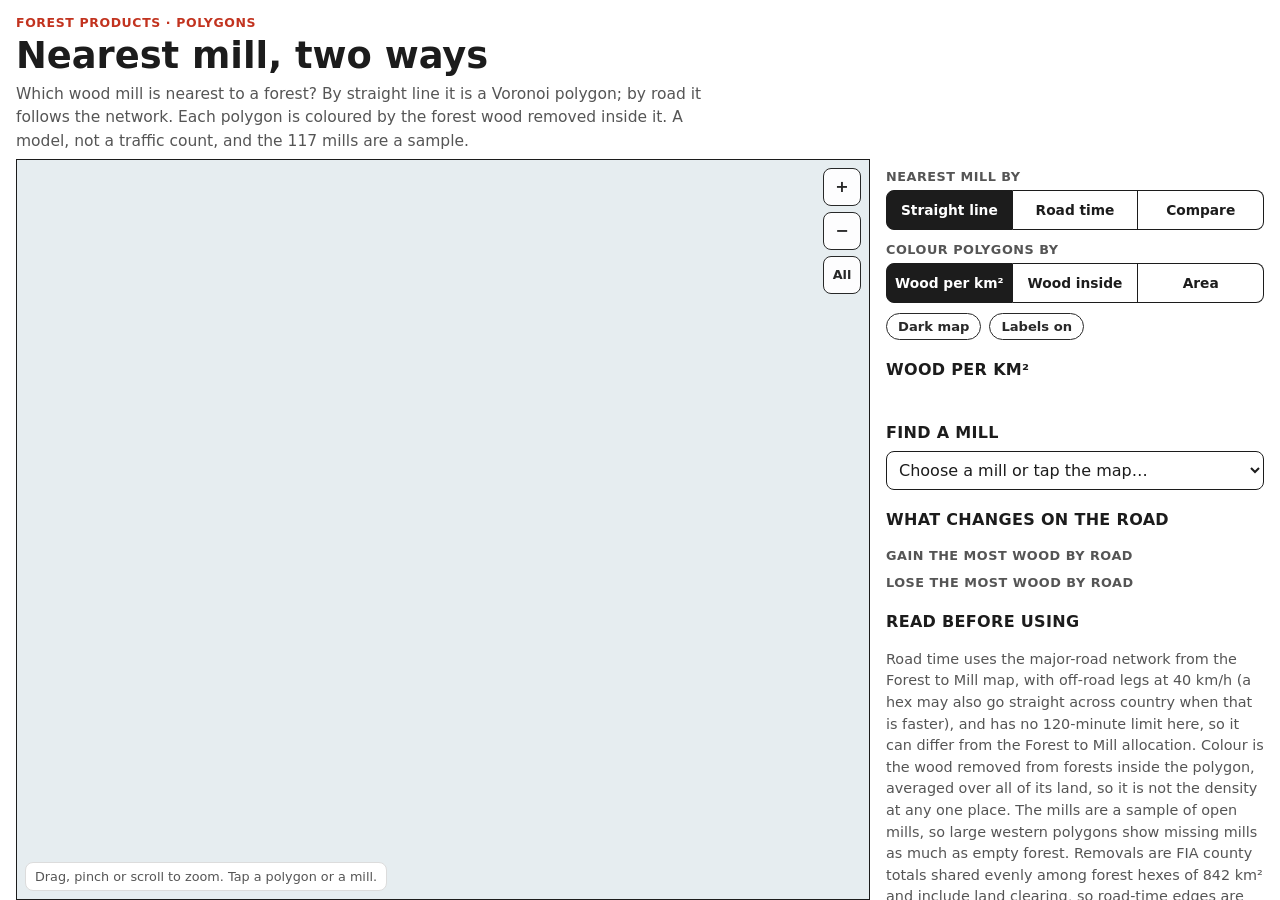
<file: voronoi-mill-catchments/scripts/vor_app_tpl.html>
<!doctype html>
<html lang="en" data-theme="light">
<head>
<meta charset="utf-8">
<meta name="viewport" content="width=device-width, initial-scale=1, viewport-fit=cover">
<title>Nearest mill, two ways</title>
<meta name="description" content="Which wood mill is nearest? Voronoi catchments of 116 open U.S. wood-mill sites by straight-line distance and by road time, coloured by the forest removals inside each polygon.">
<style>
:root{--ink:#1c1c1c;--mut:#555;--rule:#dcdcdc;--bg:#fff;--acc:#c2331f;--card:#f6f6f4;--font:Candara,"Segoe UI",system-ui,-apple-system,sans-serif}
html[data-theme=dark]{color-scheme:dark;--ink:#ececec;--mut:#a8a8a8;--rule:#2e2e2e;--bg:#121212;--acc:#ff8a73;--card:#1b1b1b}
*{box-sizing:border-box}
body{margin:0;background:var(--bg);color:var(--ink);font:400 16px/1.5 var(--font);-webkit-text-size-adjust:100%}
a{color:inherit}
.app{display:grid;grid-template-columns:1fr;min-height:100svh}
header{padding:14px 16px 6px}
.kicker{color:var(--acc);font-weight:700;letter-spacing:.05em;text-transform:uppercase;font-size:.78rem;margin:0 0 2px}
h1{font-size:clamp(1.45rem,5vw,2.3rem);line-height:1.15;margin:0 0 6px}
.dek{color:var(--mut);margin:0;max-width:70ch;font-size:.97rem}
.mapcol{position:sticky;top:0;z-index:20;background:var(--bg);padding:6px 0 0}
#mapwrap{position:relative;height:var(--maph,46svh);min-height:260px;border-top:1px solid var(--ink);border-bottom:1px solid var(--ink);background:#e6edf0;touch-action:none;overflow:hidden}
#cv{position:absolute;inset:0;width:100%;height:100%;display:block;cursor:grab}
#cv:active{cursor:grabbing}
.zoom{position:absolute;right:8px;top:8px;display:flex;flex-direction:column;gap:6px;z-index:5}
.zoom button,.small{border:1px solid var(--ink);background:var(--bg);color:var(--ink);font:700 1rem var(--font);width:38px;height:38px;border-radius:8px;cursor:pointer;opacity:.94}
.small{width:auto;height:auto;padding:5px 11px;font-size:.82rem;border-radius:999px}
#hint{position:absolute;left:8px;bottom:8px;background:var(--bg);border:1px solid var(--rule);border-radius:8px;padding:4px 9px;font-size:.8rem;color:var(--mut);pointer-events:none}
.panel{padding:12px 16px 40px;max-width:760px}
.seg{display:flex;margin:4px 0 10px}
.seg button{flex:1;border:1px solid var(--ink);background:var(--bg);color:var(--ink);font:600 .86rem var(--font);padding:9px 6px;cursor:pointer;min-height:40px}
.seg button:first-child{border-radius:8px 0 0 8px}.seg button:last-child{border-radius:0 8px 8px 0}.seg button+button{border-left:0}
.seg button[aria-pressed=true]{background:var(--ink);color:var(--bg)}
h2{font-size:1rem;margin:18px 0 6px;letter-spacing:.02em;text-transform:uppercase}
.lbl{font-size:.8rem;color:var(--mut);margin:8px 0 0;font-weight:600;text-transform:uppercase;letter-spacing:.04em}
.legend{display:grid;grid-template-columns:auto 1fr auto;gap:4px 10px;align-items:center;font-size:.95rem}
.sw{width:30px;height:18px;border:1px solid var(--ink);border-radius:3px}
.cnt{color:var(--mut);font-variant-numeric:tabular-nums}
.keys{display:flex;flex-wrap:wrap;gap:6px 16px;font-size:.9rem;margin-top:6px}
.keys span{display:inline-flex;align-items:center;gap:6px}
.card{background:var(--card);border:1px solid var(--rule);border-radius:10px;padding:12px 14px;margin:10px 0}
.card h3{margin:0 0 2px;font-size:1.15rem}
.card .sub{color:var(--mut);font-size:.9rem;margin:0 0 8px}
table{border-collapse:collapse;width:100%;font-size:.93rem}
th,td{padding:4px 6px;text-align:right;border-bottom:1px solid var(--rule);font-variant-numeric:tabular-nums}
th:first-child,td:first-child{text-align:left}
th{color:var(--mut);font-weight:600;font-size:.8rem}
.list{list-style:none;margin:0;padding:0}
.list li button{display:flex;justify-content:space-between;gap:10px;width:100%;text-align:left;background:none;border:0;border-bottom:1px solid var(--rule);padding:8px 2px;font:inherit;color:inherit;cursor:pointer}
.list li button:hover{background:var(--card)}
.up{color:#1f8a57}.dn{color:var(--acc)}
select{font:inherit;padding:8px;border:1px solid var(--ink);border-radius:8px;background:var(--bg);color:var(--ink);width:100%}
.note{color:var(--mut);font-size:.9rem}
details{margin:8px 0}summary{cursor:pointer;font-weight:600}
.row{display:flex;gap:8px;align-items:center;flex-wrap:wrap}
footer{padding:0 16px 24px;color:var(--mut);font-size:.85rem}
@media(min-width:900px){
 .app{grid-template-columns:minmax(0,1fr) 410px;grid-template-rows:auto 1fr;height:100svh}
 header{grid-column:1 / 3}
 .mapcol{position:static;grid-row:2;padding:0 0 0 16px;display:flex}
 #mapwrap{height:auto;flex:1;border:1px solid var(--ink)}
 .panel{grid-row:2;grid-column:2;overflow:auto;padding:0 16px 24px}
 footer{display:none}
}
</style>
</head>
<body>
<div class="app">
<header>
 <p class="kicker">Forest products &middot; polygons</p>
 <h1>Nearest mill, two ways</h1>
 <p class="dek">Which wood mill is nearest to a forest? By straight line it is a Voronoi polygon; by road it follows the network. Each polygon is coloured by the forest wood removed inside it. A model, not a traffic count, and the 117 mills are a sample.</p>
</header>
<div class="mapcol"><div id="mapwrap"><canvas id="cv" role="img" aria-label="Map of the lower 48 states divided into polygons, one per wood mill, shaded by wood removed per square kilometre."></canvas>
 <div class="zoom"><button id="zin" aria-label="Zoom in">+</button><button id="zout" aria-label="Zoom out">&minus;</button><button id="zreset" aria-label="Show the whole map" style="font-size:.8rem">All</button></div>
 <div id="hint">Drag, pinch or scroll to zoom. Tap a polygon or a mill.</div></div></div>
<div class="panel">
 <div class="lbl">Nearest mill by</div>
 <div class="seg" id="modeSeg"><button data-v="S" aria-pressed="true">Straight line</button><button data-v="R" aria-pressed="false">Road time</button><button data-v="B" aria-pressed="false">Compare</button></div>
 <div class="lbl">Colour polygons by</div>
 <div class="seg" id="varSeg"><button data-v="dens" aria-pressed="true">Wood per km&sup2;</button><button data-v="sup" aria-pressed="false">Wood inside</button><button data-v="area" aria-pressed="false">Area</button></div>
 <div class="row"><button class="small" id="themeBtn">Dark map</button><button class="small" id="labelBtn" aria-pressed="true">Labels on</button></div>

 <h2 id="legTitle">Wood per km&sup2;</h2>
 <p class="note" id="legNote"></p>
 <div class="legend" id="legend"></div>
 <div class="keys" id="keys"></div>
 <p class="note" id="cmpNote" style="display:none">Compare: polygons are the road-time ones; dashed lines are the straight-line polygons.</p>

 <h2>Find a mill</h2>
 <select id="millSel" aria-label="Find a mill"><option value="">Choose a mill or tap the map&hellip;</option></select>
 <div id="card"></div>

 <h2>What changes on the road</h2>
 <p class="note" id="facts"></p>
 <div class="lbl">Gain the most wood by road</div><ul class="list" id="gain"></ul>
 <div class="lbl">Lose the most wood by road</div><ul class="list" id="lose"></ul>

 <h2>Read before using</h2>
 <p class="note">Road time uses the major-road network from the Forest to Mill map, with off-road legs at 40 km/h (a hex may also go straight across country when that is faster), and has no 120-minute limit here, so it can differ from the Forest to Mill allocation. Colour is the wood removed from forests inside the polygon, averaged over all of its land, so it is not the density at any one place. The mills are a sample of open mills, so large western polygons show missing mills as much as empty forest. Removals are FIA county totals shared evenly among forest hexes of 842 km&sup2; and include land clearing, so road-time edges are accurate to about one hex and are smoothed over about 20 km for display; two mills (Fernandina Beach containerboard and Woodland) sit just outside their own road-time polygon for that reason. Two Camas, Washington, mills share one point and one polygon.</p>
 <p class="note"><a href="poster.html">Print-size poster (PDF and PNG)</a> &middot; <a href="https://pratyush-dh.github.io/forestry-maps/forest-to-mill/">Forest to Mill road-traffic map</a> &middot; <a href="README.md">Method</a></p>
</div>
</div>
<footer>FIA annual removals by county; open wood mills (sample); Natural Earth states. Albers equal-area.</footer>
<script>
"use strict";
const D=__DATA__;
const $=s=>document.querySelector(s);
const MLAB={pulp:"Pulp mill",sawmill:"Sawmill",osb:"OSB mill",plywood:"Plywood mill",mdf:"MDF mill",paper:"Paper mill"};
const S=D.sites.map((r,i)=>({i,name:r[0],co:r[1],st:r[2],type:r[3],x:r[4],y:r[5],n:r[6],aS:r[7],sS:r[8],dS:r[9],aR:r[10],sR:r[11],dR:r[12],alloc:r[13],kept:r[14],min:r[15],id:r[16]}));
const nf=(v,d=0)=>v==null||isNaN(v)?"n/a":v.toLocaleString("en-US",{maximumFractionDigits:d,minimumFractionDigits:d});
/* ---- paths in data coordinates (km) ---- */
const mkPath=rings=>{const p=new Path2D();for(const r of rings){for(let i=0;i<r.length;i+=2){const x=r[i]/10,y=r[i+1]/10;i?p.lineTo(x,y):p.moveTo(x,y)}p.closePath()}return p};
const PS=D.cS.map(mkPath),PR=D.cR.map(mkPath);
const boxOf=rings=>{let a=1e9,b=-1e9,c=1e9,d=-1e9;for(const r of rings)for(let i=0;i<r.length;i+=2){const x=r[i]/10,y=r[i+1]/10;if(x<a)a=x;if(x>b)b=x;if(y<c)c=y;if(y>d)d=y}return[a,b,c,d]};
const BS=D.cS.map(boxOf),BR=D.cR.map(boxOf);
const stP=D.states.map(s=>{const p=new Path2D();for(const r of s[3]){r.forEach((q,i)=>i?p.lineTo(q[0],q[1]):p.moveTo(q[0],q[1]));p.closePath()}return p});
/* ---- state ---- */
const st={mode:"S",v:"dens",sel:-1,labels:true,theme:"light"};
const PAL={light:{bg:"#fff",water:"#e6edf0",ink:"#1c1c1c",mut:"#4a4a4a",state:"rgba(91,91,91,.5)",edge:"rgba(28,28,28,.72)",dash:"#c2331f",grat:"rgba(125,125,125,.7)",halo:"rgba(255,255,255,.88)",cls:["#cfe5a6","#94cd7e","#53b06c","#1f8a57","#095a3a"],mill:"#1c1c1c",millHalo:"#fff",sel:"#c2331f",wlab:"#4d7a95"},
 dark:{bg:"#121212",water:"#0b1115",ink:"#ececec",mut:"#b0b0b0",state:"rgba(200,200,200,.34)",edge:"rgba(235,235,235,.6)",dash:"#ff8a73",grat:"rgba(160,160,160,.35)",halo:"rgba(0,0,0,.8)",cls:["#1d3b2d","#276249","#2f8a5f","#76c277","#cdee8e"],mill:"#f4f4f4",millHalo:"#000",sel:"#ff8a73",wlab:"#6f93a8"}};
let C=PAL.light;
/* ---- variables and classes (quintiles of the straight-line and road-time values pooled, so the two modes share one legend) ---- */
const VAR={dens:{k:["dS","dR"],t:"Wood per km²",u:"thousand ft³ per km² per year",note:"Annual FIA forest removals inside the polygon divided by its area.",d:1},
 sup:{k:["sS","sR"],t:"Wood inside",u:"million ft³ per year",note:"Annual FIA forest removals inside the polygon, in total.",d:0},
 area:{k:["aS","aR"],t:"Area",u:"thousand km²",note:"Area of the polygon.",d:0,div:1000}};
const BRK={};
for(const key in VAR){const v=VAR[key],dv=v.div||1,a=[];S.forEach(s=>{a.push(s[v.k[0]]/dv);a.push(s[v.k[1]]/dv)});a.sort((p,q)=>p-q);
 const q=f=>a[Math.min(a.length-1,Math.round(f*(a.length-1)))];const dd=v.d;const r=x=>Math.round(x*10**dd)/10**dd;BRK[key]=[0,.2,.4,.6,.8,1].map((f,i)=>i===0?0:i===5?Math.ceil(a[a.length-1]*10**dd)/10**dd:r(q(f)))}
const val=(s,m=st.mode)=>{const v=VAR[st.v];return s[v.k[m==="S"?0:1]]/(v.div||1)};
const cls=x=>{const b=BRK[st.v];let c=0;for(let i=1;i<5;i++)if(x>=b[i])c=i;return c};
const modeKey=()=>st.mode==="S"?"S":"R";
/* ---- view ---- */
const wrap=$("#mapwrap"),cv=$("#cv"),ctx=cv.getContext("2d"),base=document.createElement("canvas"),probe=document.createElement("canvas").getContext("2d");
let W=0,H=0,dpr=1,k=1,ox=0,oy=0,fitK=1,baseT=null,baseDirty=true,gesturing=false,touched=false,rb=null,anim=0;
const BX=[-2420,2330,-1420,1640];
const reduce=matchMedia("(prefers-reduced-motion:reduce)").matches;
function boxView(x0,x1,y0,y1,fill=.92){const nk=Math.min(W/(x1-x0),H/(y1-y0))*fill;return{k:nk,ox:W/2-nk*(x0+x1)/2,oy:H/2+nk*(y0+y1)/2}}
function fit(){const v=boxView(-2380,2290,-1380,1600,.98);fitK=v.k;k=v.k;ox=v.ox;oy=v.oy}
function resize(){cancelAnimationFrame(anim);gesturing=false;const r=wrap.getBoundingClientRect();W=Math.max(1,r.width);H=Math.max(1,r.height);dpr=Math.min(window.devicePixelRatio||1,2.5);cv.width=Math.round(W*dpr);cv.height=Math.round(H*dpr);
 fitK=boxView(-2380,2290,-1380,1600,.98).k;if(!touched)fit();baseDirty=true;draw()}
function flyTo(v,dur=520){cancelAnimationFrame(anim);touched=true;if(reduce||!W){k=v.k;ox=v.ox;oy=v.oy;baseDirty=true;draw();return}
 const k0=k,c0x=(W/2-ox)/k,c0y=(oy-H/2)/k,c1x=(W/2-v.ox)/v.k,c1y=(v.oy-H/2)/v.k,t0=performance.now();gesturing=true;
 const step=t=>{let p=Math.min(1,(t-t0)/dur);p=p<.5?2*p*p:1-Math.pow(-2*p+2,2)/2;k=k0*Math.pow(v.k/k0,p);const cx=c0x+(c1x-c0x)*p,cy=c0y+(c1y-c0y)*p;ox=W/2-k*cx;oy=H/2+k*cy;draw();
  if(t-t0<dur)anim=requestAnimationFrame(step);else{k=v.k;ox=v.ox;oy=v.oy;gesturing=false;baseDirty=true;draw()}};anim=requestAnimationFrame(step)}
/* ---- drawing ---- */
function shape(c,type,x,y,r){c.beginPath();
 if(type==="pulp")c.arc(x,y,r,0,7);
 else if(type==="sawmill"){c.moveTo(x,y-r*1.15);c.lineTo(x+r*1.05,y+r*.8);c.lineTo(x-r*1.05,y+r*.8);c.closePath()}
 else if(type==="osb"){c.rect(x-r*.9,y-r*.9,r*1.8,r*1.8)}
 else if(type==="plywood"){c.moveTo(x,y-r*1.2);c.lineTo(x+r*1.2,y);c.lineTo(x,y+r*1.2);c.lineTo(x-r*1.2,y);c.closePath()}
 else if(type==="mdf"){for(let i=0;i<5;i++){const a=-Math.PI/2+i*2*Math.PI/5;i?c.lineTo(x+r*1.1*Math.cos(a),y+r*1.1*Math.sin(a)):c.moveTo(x+r*1.1*Math.cos(a),y+r*1.1*Math.sin(a))}c.closePath()}
 else{for(let i=0;i<10;i++){const a=-Math.PI/2+i*Math.PI/5,q=i%2?r*.5:r*1.45;i?c.lineTo(x+q*Math.cos(a),y+q*Math.sin(a)):c.moveTo(x+q*Math.cos(a),y+q*Math.sin(a))}c.closePath()}}
const wood=s=>s[st.mode==="S"?"sS":"sR"];
const rad=s=>{const v=wood(s);return (2.3+4.6*Math.sqrt(v/700))*(s.type==="paper"?1.15:1)};
function setData(c){c.setTransform(dpr*k,0,0,-dpr*k,dpr*ox,dpr*oy)}
function renderBase(){
 base.width=Math.round(W*dpr);base.height=Math.round(H*dpr);const b=base.getContext("2d");
 b.setTransform(dpr,0,0,dpr,0,0);b.fillStyle=C.water;b.fillRect(0,0,W,H);
 setData(b);b.lineJoin="round";
 const cells=modeKey()==="S"?PS:PR,spot=st.sel>=0;
 for(const g of D.grat){b.beginPath();g.forEach((q,i)=>i?b.lineTo(q[0],q[1]):b.moveTo(q[0],q[1]));b.strokeStyle=C.grat;b.lineWidth=.8/k;b.setLineDash([2/k,3/k]);b.stroke()}b.setLineDash([]);
 for(const s of S){const c=cls(val(s));b.globalAlpha=spot&&s.i!==st.sel?.3:1;b.fillStyle=C.cls[c];b.fill(cells[s.i],"evenodd")}b.globalAlpha=1;
 b.strokeStyle=C.edge;b.lineWidth=1.3/k;for(const s of S)b.stroke(cells[s.i]);
 if(st.mode==="B"){b.strokeStyle=C.dash;b.lineWidth=1.5/k;b.setLineDash([7/k,5/k]);for(const s of S)b.stroke(PS[s.i]);b.setLineDash([])}
 b.strokeStyle=C.state;b.lineWidth=.9/k;for(const p of stP)b.stroke(p);
 b.setTransform(dpr,0,0,dpr,0,0);
 for(const s of [...S].sort((a,c)=>wood(c)-wood(a))){const x=ox+k*s.x,y=oy-k*s.y;if(x<-20||x>W+20||y<-20||y>H+20)continue;
  b.globalAlpha=spot&&s.i!==st.sel?.45:1;shape(b,s.type,x,y,rad(s)*Math.min(1.35,Math.max(.85,k*3.2)));b.fillStyle=C.mill;b.fill();b.lineWidth=1.4;b.strokeStyle=C.millHalo;b.stroke()}b.globalAlpha=1;
 labels(b);
 baseT={k,ox,oy};baseDirty=false}
const FF="Candara,'Segoe UI',system-ui,sans-serif";
function labels(b){const fs=Math.max(10,Math.min(15,10+k*8)),boxes=[];
 const free=(x,y,w,h)=>{for(const q of boxes)if(!(x+w<q[0]||q[0]+q[2]<x||y+h<q[1]||q[1]+q[3]<y))return false;boxes.push([x,y,w,h]);return true};
 for(const s of S){const x=ox+k*s.x,y=oy-k*s.y;boxes.push([x-9,y-9,18,18])}
 b.textBaseline="middle";b.textAlign="center";b.lineJoin="round";
 const put=(t,x,y,font,col,bold)=>{b.font=font;const w=b.measureText(t).width;if(x<w/2||x>W-w/2||y<8||y>H-8||!free(x-w/2-2,y-fs/2-1,w+4,fs+2))return false;b.lineWidth=3.2;b.strokeStyle=C.halo;b.strokeText(t,x,y);b.fillStyle=col;b.fillText(t,x,y);return true};
 if(st.labels){const sel=st.sel>=0?S[st.sel]:null;
  if(sel){b.textAlign="left";const x=ox+k*sel.x+10,y=oy-k*sel.y-12;b.font="700 "+(fs+2)+"px "+FF;const t=sel.name+", "+sel.st,w=b.measureText(t).width;b.lineWidth=3.6;b.strokeStyle=C.halo;b.strokeText(t,Math.min(x,W-w-4),Math.max(14,y));b.fillStyle=C.ink;b.fillText(t,Math.min(x,W-w-4),Math.max(14,y));b.textAlign="center"}
  for(const s of D.sl){put(s[1],ox+k*s[2],oy-k*s[3],"700 "+fs+"px "+FF,C.mut)}
  const top=[...S].sort((a,c)=>wood(c)-wood(a)).slice(0,k<.5?6:12);
  b.textAlign="left";for(const s of top){if(s.i===st.sel)continue;const x=ox+k*s.x+9,y=oy-k*s.y-10;b.font="700 "+(fs-1)+"px "+FF;const w=b.measureText(s.name).width;if(x+w>W||y<8||!free(x-2,y-fs/2-1,w+4,fs+2))continue;b.lineWidth=3.2;b.strokeStyle=C.halo;b.strokeText(s.name,x,y);b.fillStyle=C.ink;b.fillText(s.name,x,y)}b.textAlign="center"}
 b.font="italic 400 "+(fs+2)+"px "+FF;b.fillStyle=C.wlab;for(const w of D.water){const lines=w[0].split("\n"),x=ox+k*w[1],y=oy-k*w[2];lines.forEach((t,i)=>b.fillText(t,x,y+(i-(lines.length-1)/2)*(fs+4)))}
 b.font="600 "+fs+"px "+FF;b.fillStyle=C.mut;b.fillText("MEXICO",ox+k*D.mexico[0],oy-k*D.mexico[1]);b.fillText("CANADA",ox+k*-100,oy-k*1520)}
function scaleBar(c){const nice=[10,20,50,100,200,500,1000],target=110/k;let km=nice[0];for(const n of nice)if(n<=target)km=n;const px=km*k,x0=12,y0=H-16;
 c.fillStyle=C.ink;c.strokeStyle=C.ink;c.lineWidth=1;c.fillRect(x0,y0-4,px/2,4);c.strokeRect(x0,y0-4,px,4);c.font="600 11px "+FF;c.textAlign="left";c.textBaseline="bottom";c.lineWidth=3;c.strokeStyle=C.halo;c.strokeText(km+" km",x0,y0-7);c.fillStyle=C.ink;c.fillText(km+" km",x0,y0-7)}
function draw(){
 if(baseDirty&&!gesturing)renderBase();
 ctx.setTransform(dpr,0,0,dpr,0,0);
 if(gesturing&&baseT){const s=k/baseT.k;ctx.fillStyle=C.water;ctx.fillRect(0,0,W,H);ctx.setTransform(dpr*s,0,0,dpr*s,dpr*(ox-s*baseT.ox),dpr*(oy-s*baseT.oy));ctx.drawImage(base,0,0,W,H);ctx.setTransform(dpr,0,0,dpr,0,0)}
 else ctx.drawImage(base,0,0,W,H);
 if(st.sel>=0){const i=st.sel;setData(ctx);ctx.lineJoin="round";
  ctx.strokeStyle=C.sel;ctx.lineWidth=2.6/k;if(st.mode==="B"||st.mode==="S"){ctx.setLineDash(st.mode==="B"?[7/k,5/k]:[]);ctx.stroke(PS[i]);ctx.setLineDash([])}
  if(st.mode!=="S"){ctx.strokeStyle=C.ink;ctx.lineWidth=3.4/k;ctx.stroke(PR[i]);ctx.strokeStyle=C.sel;ctx.lineWidth=1.7/k;ctx.stroke(PR[i])}
  ctx.setTransform(dpr,0,0,dpr,0,0);const s=S[i],x=ox+k*s.x,y=oy-k*s.y;shape(ctx,s.type,x,y,rad(s)*1.35);ctx.fillStyle=C.mill;ctx.fill();ctx.lineWidth=2.5;ctx.strokeStyle=C.sel;ctx.stroke()}
 scaleBar(ctx)}
/* ---- gestures ---- */
const ptrs=new Map();let pinch=null,moved=0,down=null;
const rel=e=>{const r=cv.getBoundingClientRect();return{x:e.clientX-r.left,y:e.clientY-r.top}};
function rebaseSoon(){clearTimeout(rb);rb=setTimeout(()=>{gesturing=false;baseDirty=true;draw()},110)}
cv.addEventListener("pointerdown",e=>{cancelAnimationFrame(anim);cv.setPointerCapture(e.pointerId);ptrs.set(e.pointerId,rel(e));gesturing=true;touched=true;moved=0;$("#hint").style.display="none";
 if(ptrs.size===1)down=rel(e);if(ptrs.size===2){const[a,b]=[...ptrs.values()];pinch={d:Math.hypot(a.x-b.x,a.y-b.y),k,ox,oy,cx:(a.x+b.x)/2,cy:(a.y+b.y)/2}}});
cv.addEventListener("pointermove",e=>{if(!ptrs.has(e.pointerId))return;const p=ptrs.get(e.pointerId),n=rel(e);
 if(ptrs.size===2&&pinch){ptrs.set(e.pointerId,n);const[a,b]=[...ptrs.values()],d=Math.hypot(a.x-b.x,a.y-b.y),cx=(a.x+b.x)/2,cy=(a.y+b.y)/2,mx=(pinch.cx-pinch.ox)/pinch.k,my=(pinch.oy-pinch.cy)/pinch.k;
  k=Math.max(fitK*.7,Math.min(pinch.k*d/pinch.d,8));ox=cx-k*mx;oy=cy+k*my;moved=99;draw()}
 else if(ptrs.size===1){const dx=n.x-p.x,dy=n.y-p.y;moved+=Math.abs(dx)+Math.abs(dy);ptrs.set(e.pointerId,n);if(moved>6){ox+=dx;oy+=dy;draw()}}});
const endp=e=>{if(!ptrs.has(e.pointerId))return;ptrs.delete(e.pointerId);pinch=null;if(ptrs.size===1)moved=99;
 if(ptrs.size===0){if(moved<=6&&down&&e.type==="pointerup")tap(down.x,down.y);rebaseSoon()}};
cv.addEventListener("pointerup",endp);cv.addEventListener("pointercancel",endp);
function zoomAt(f,ax,ay){const mx=(ax-ox)/k,my=(oy-ay)/k;k=Math.max(fitK*.7,Math.min(k*f,8));ox=ax-k*mx;oy=ay+k*my}
cv.addEventListener("wheel",e=>{e.preventDefault();cancelAnimationFrame(anim);touched=true;const p=rel(e);gesturing=true;zoomAt(Math.exp(-e.deltaY*(e.ctrlKey?.01:.0016)),p.x,p.y);draw();rebaseSoon()},{passive:false});
cv.addEventListener("dblclick",e=>{const p=rel(e);touched=true;zoomAt(1.8,p.x,p.y);baseDirty=true;draw()});
const zoomBy=f=>{cancelAnimationFrame(anim);touched=true;zoomAt(f,W/2,H/2);baseDirty=true;draw()};
$("#zin").onclick=()=>zoomBy(1.6);$("#zout").onclick=()=>zoomBy(1/1.6);$("#zreset").onclick=()=>{select(-1);touched=false;flyTo(boxView(-2380,2290,-1380,1600,.98))};
/* ---- selection ---- */
function tap(px,py){let best=-1,bd=18;for(const s of S){const d=Math.hypot(ox+k*s.x-px,oy-k*s.y-py);if(d<bd){bd=d;best=s.i}}
 if(best<0){const cells=modeKey()==="S"?PS:PR;probe.setTransform(1,0,0,-1,0,0);setData2(probe);for(const s of S){if(probe.isPointInPath(cells[s.i],px,py,"evenodd")){best=s.i;break}}}
 select(best===st.sel?-1:best,true)}
function setData2(c){c.setTransform(k,0,0,-k,ox,oy)}
function select(i,fly){st.sel=i;$("#millSel").value=i<0?"":String(i);card();baseDirty=true;draw();hash();
 if(i>=0&&fly){const b1=BS[i],b2=BR[i],pad=60;const x0=Math.min(b1[0],b2[0],S[i].x-80),x1=Math.max(b1[1],b2[1],S[i].x+80),y0=Math.min(b1[2],b2[2],S[i].y-80),y1=Math.max(b1[3],b2[3],S[i].y+80);flyTo(boxView(x0-pad,x1+pad,y0-pad,y1+pad,.9));if(innerWidth<900)wrap.scrollIntoView({block:"start",behavior:"smooth"})}}
function card(){const el=$("#card");if(st.sel<0){el.innerHTML="";return}const s=S[st.sel],ch=(a,b)=>{const d=b-a;return (d>=0?"+":"−")+nf(Math.abs(d),0)};
 el.innerHTML=`<div class="card"><h3>${s.name}, ${s.st}</h3><p class="sub">${MLAB[s.type]||s.type}${s.co?" · "+s.co:""}${s.n>1?" · 2 mills at one point":""}</p>
 <table><tr><th></th><th>Straight line</th><th>Road time</th></tr>
 <tr><td>Area, km²</td><td>${nf(s.aS)}</td><td>${nf(s.aR)}</td></tr>
 <tr><td>Wood inside, M ft³/yr</td><td>${nf(s.sS)}</td><td>${nf(s.sR)}</td></tr>
 <tr><td>Wood per km², k ft³/yr</td><td>${nf(s.dS,1)}</td><td>${nf(s.dR,1)}</td></tr></table>
 <p class="note" style="margin:8px 0 0">${nf(s.kept*100)}% of the straight-line polygon is also in the road-time polygon. Wood in the road-time polygon is on average ${nf(s.min)} minutes from this mill by road. Within 120 minutes this mill receives ${nf(s.alloc)} M ft³/yr (Forest to Mill allocation).</p></div>`}
/* ---- panel ---- */
function legend(){const v=VAR[st.v],b=BRK[st.v],cnt=[0,0,0,0,0];S.forEach(s=>cnt[cls(val(s))]++);$("#legTitle").textContent=v.t;$("#legNote").textContent=v.note+" Unit: "+v.u+". Five quintile classes of both versions together.";
 let h="";for(let c=4;c>=0;c--)h+=`<span class="sw" style="background:${C.cls[c]}"></span><span>${nf(b[c],v.d)} to ${nf(b[c+1],v.d)}</span><span class="cnt">${cnt[c]} polygons</span>`;$("#legend").innerHTML=h;
 const types=["pulp","sawmill","osb","plywood","mdf","paper"],cc=Object.fromEntries(types.map(t=>[t,S.filter(s=>s.type===t).length]));
 $("#keys").innerHTML=types.map(t=>{const c=document.createElement("canvas");c.width=c.height=20;const g=c.getContext("2d");shape(g,t,10,10,6.5);g.fillStyle=C.mill;g.fill();return `<span><img alt="" width="20" height="20" src="${c.toDataURL()}">${MLAB[t]} (${cc[t]})</span>`}).join("")+`<span>Symbol size = wood inside</span>`;
 $("#cmpNote").style.display=st.mode==="B"?"block":"none"}
function lists(){const d=S.map(s=>({s,d:s.sR-s.sS})).sort((a,b)=>b.d-a.d);
 const li=(x,c)=>`<li><button data-i="${x.s.i}"><span>${x.s.name}, ${x.s.st}</span><span class="${c}">${x.d>=0?"+":"−"}${nf(Math.abs(x.d))} M ft³/yr</span></button></li>`;
 $("#gain").innerHTML=d.slice(0,5).map(x=>li(x,"up")).join("");$("#lose").innerHTML=d.slice(-5).reverse().map(x=>li(x,"dn")).join("");
 document.querySelectorAll(".list button").forEach(b=>b.onclick=()=>select(+b.dataset.i,true));
 $("#facts").textContent=`By road, the nearest mill is a different one for ${nf(100-D.facts.agreeLand*100,1)}% of the land and for ${nf(D.facts.woodChanged*100,1)}% of the wood. The polygon that grows most in area is ${D.facts.grow}; the one that shrinks most is ${D.facts.shrink}.`}
function seg(id,key,fn){document.querySelectorAll(id+" button").forEach(b=>b.onclick=()=>{st[key]=b.dataset.v;document.querySelectorAll(id+" button").forEach(x=>x.setAttribute("aria-pressed",x===b));fn();hash()})}
function refresh(){legend();card();baseDirty=true;draw()}
seg("#modeSeg","mode",refresh);seg("#varSeg","v",refresh);
$("#labelBtn").onclick=e=>{st.labels=!st.labels;e.target.textContent=st.labels?"Labels on":"Labels off";e.target.setAttribute("aria-pressed",st.labels);baseDirty=true;draw()};
const sel=$("#millSel");S.slice().sort((a,b)=>a.name.localeCompare(b.name)).forEach(s=>{const o=document.createElement("option");o.value=s.i;o.textContent=s.name+", "+s.st;sel.appendChild(o)});
sel.onchange=()=>select(sel.value===""?-1:+sel.value,true);
function setTheme(t,save){st.theme=t;document.documentElement.dataset.theme=t;C=PAL[t];$("#themeBtn").textContent=t==="dark"?"Light map":"Dark map";wrap.style.background=C.water;legend();gesturing=false;baseDirty=true;draw();if(save){try{localStorage.setItem("vor-theme",t)}catch(e){}}}
$("#themeBtn").onclick=()=>setTheme(st.theme==="dark"?"light":"dark",true);
/* ---- deep links: #mill=ID&mode=R&var=dens ---- */
function hash(){const p=new URLSearchParams();if(st.sel>=0)p.set("mill",S[st.sel].id);if(st.mode!=="S")p.set("mode",st.mode);if(st.v!=="dens")p.set("var",st.v);history.replaceState(null,"",p.toString()?"#"+p:location.pathname+location.search)}
function fromHash(){const p=new URLSearchParams(location.hash.slice(1));
 if(["S","R","B"].includes(p.get("mode"))){st.mode=p.get("mode");document.querySelectorAll("#modeSeg button").forEach(x=>x.setAttribute("aria-pressed",x.dataset.v===st.mode))}
 if(VAR[p.get("var")]){st.v=p.get("var");document.querySelectorAll("#varSeg button").forEach(x=>x.setAttribute("aria-pressed",x.dataset.v===st.v))}
 const m=S.find(s=>s.id===p.get("mill"));if(m)st.sel=m.i}
addEventListener("resize",resize);
let t0="";try{t0=localStorage.getItem("vor-theme")||""}catch(e){}
fromHash();lists();resize();
setTheme(t0==="dark"||t0==="light"?t0:(matchMedia("(prefers-color-scheme: dark)").matches?"dark":"light"));
if(st.sel>=0){sel.value=st.sel;card();select(st.sel,true)}
</script>
</body>
</html>
</file>
